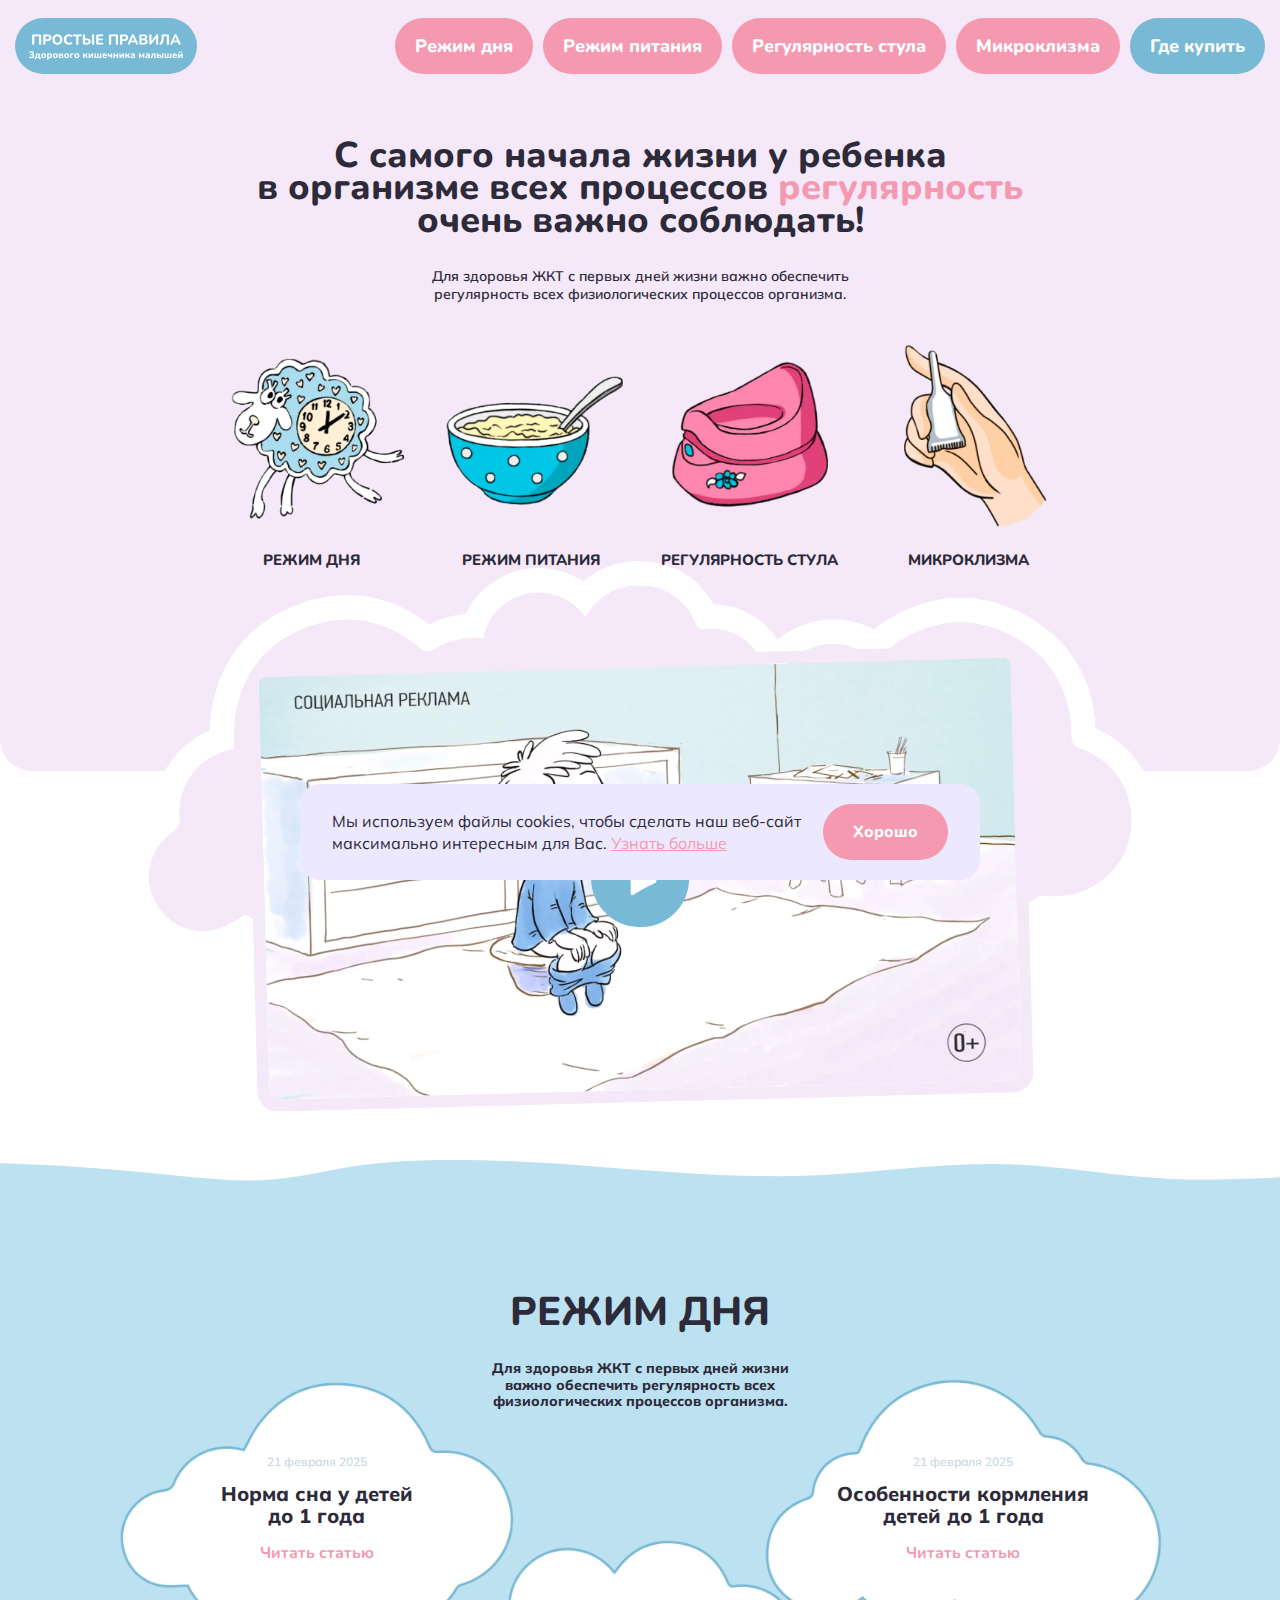
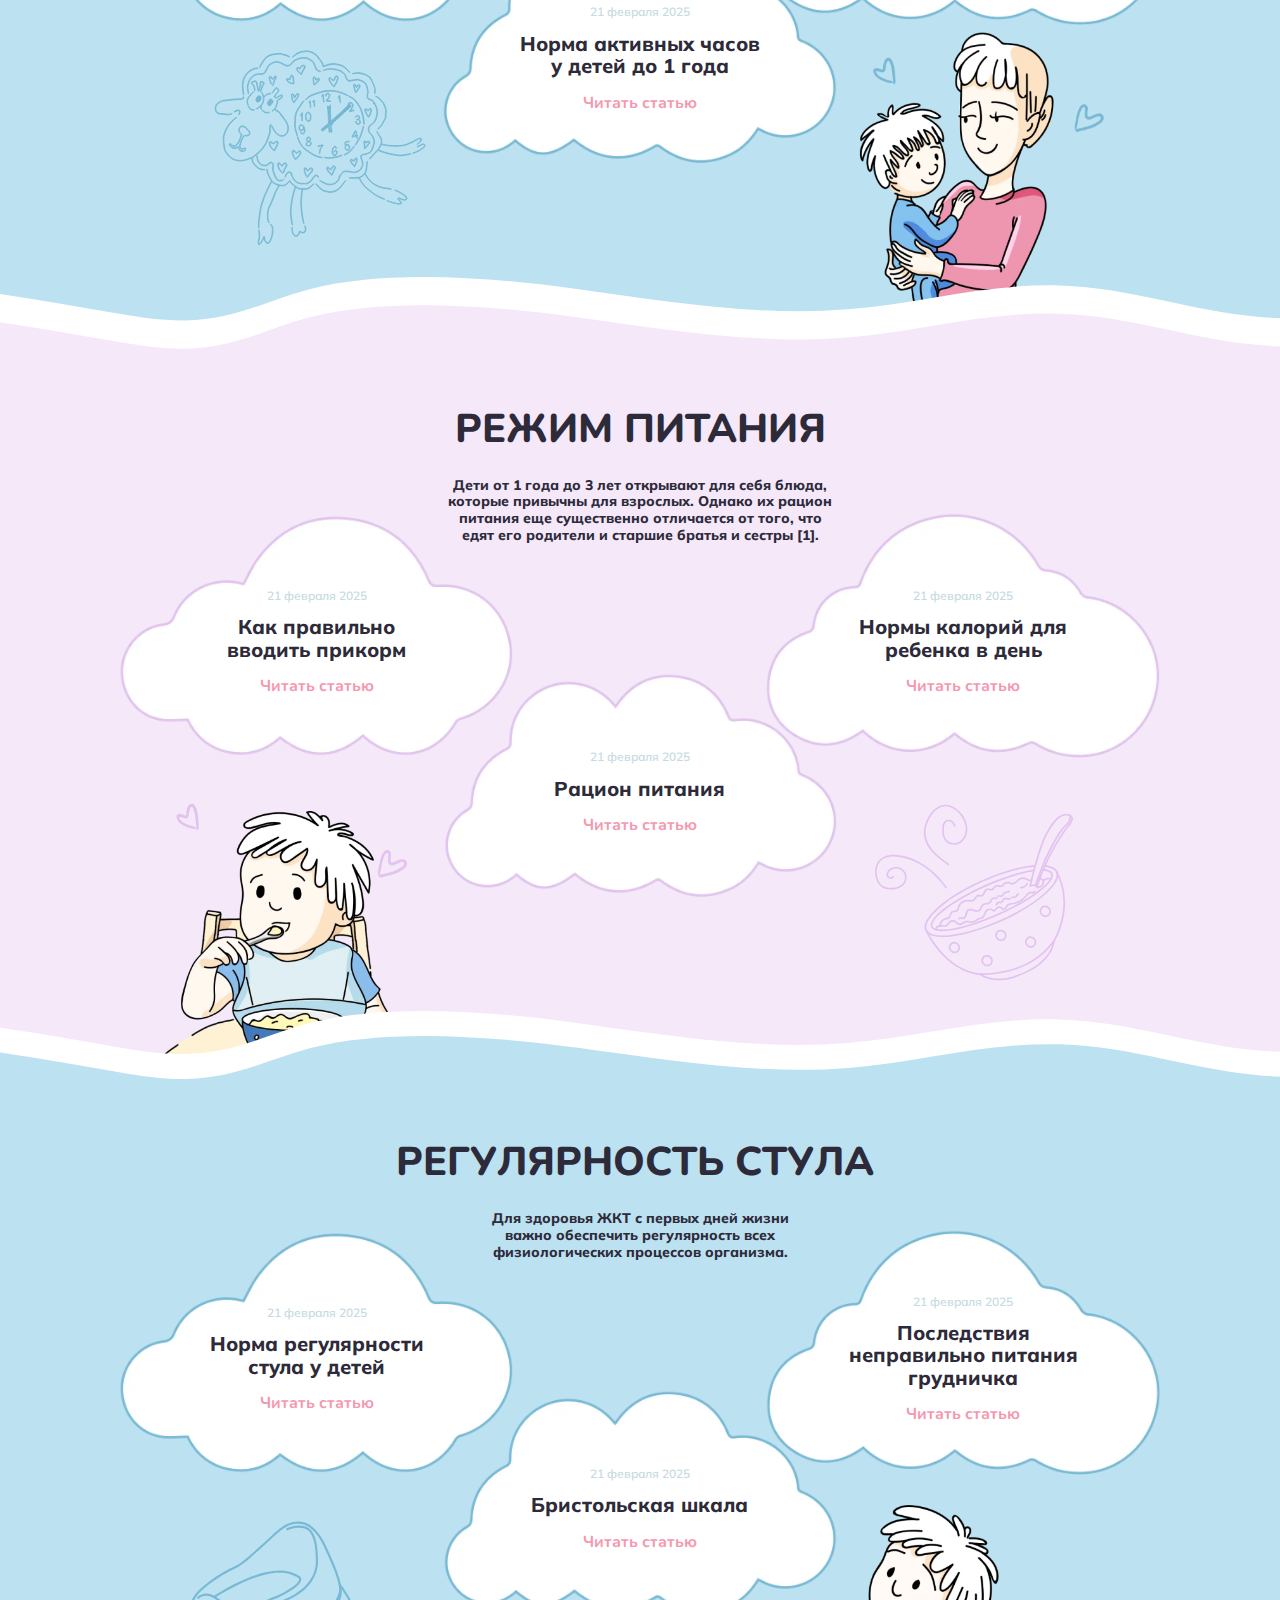
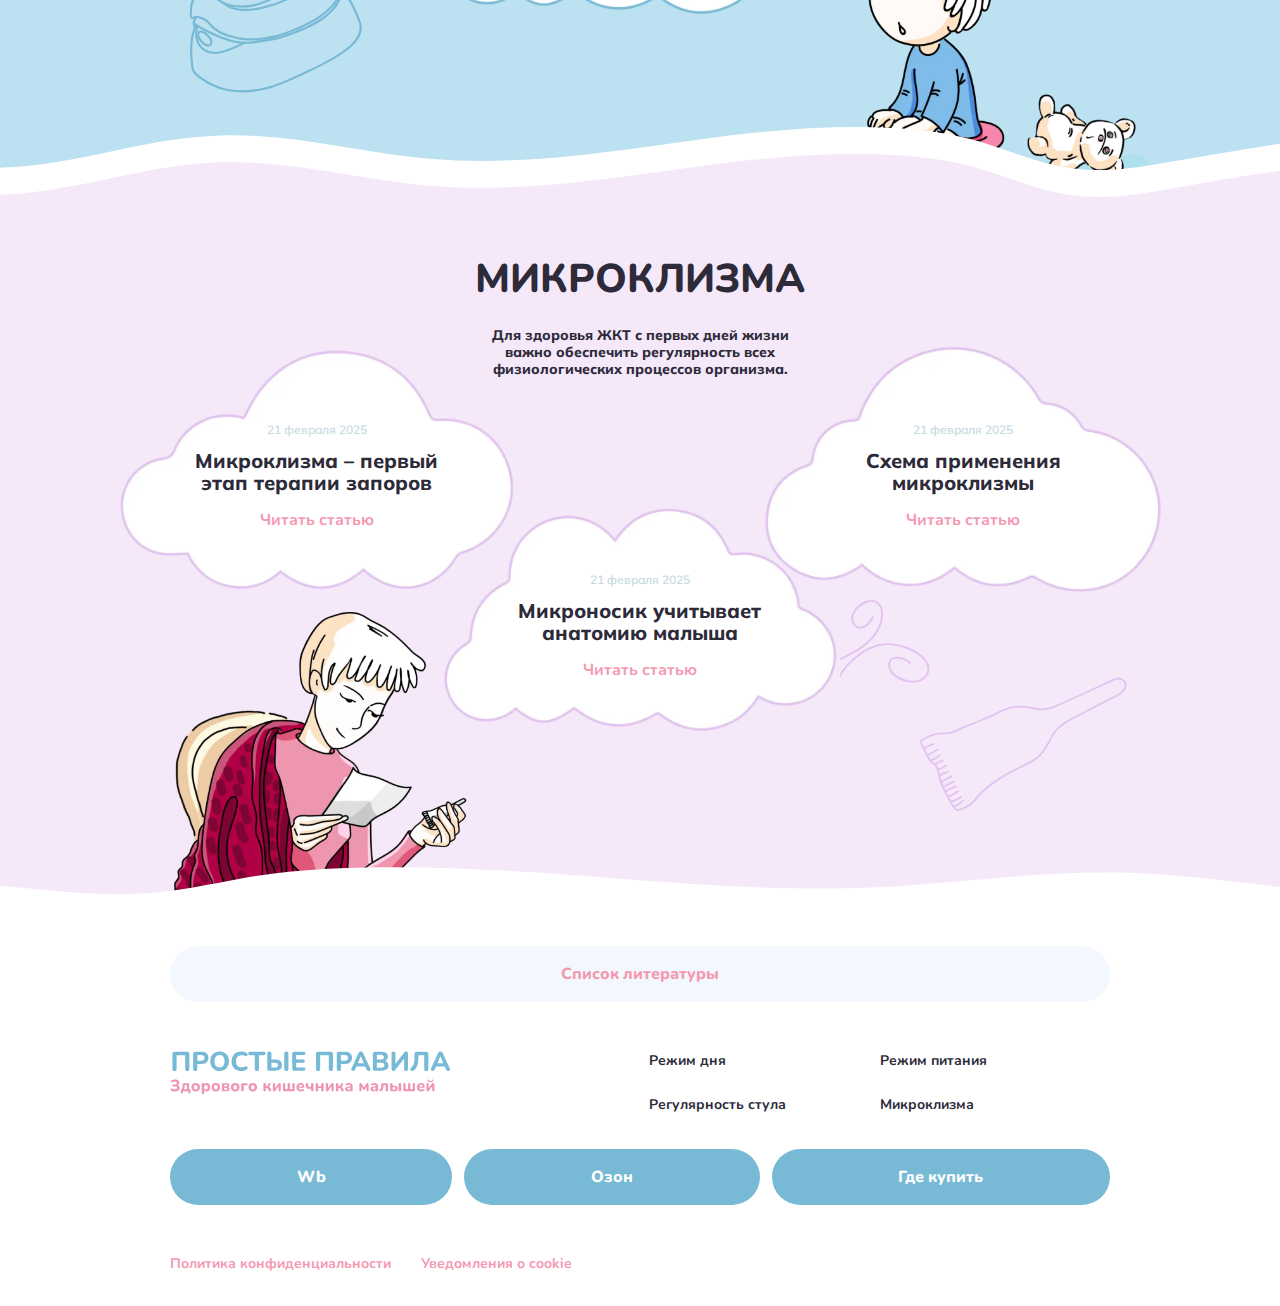
<file: index.html>
<!DOCTYPE html>
<html lang="ru">
  <head>
    <meta charset="UTF-8">
    <meta http-equiv="X-UA-Compatible" content="IE=edge">
    <meta name="viewport" content="width=device-width, initial-scale=1.0">
    <meta name="theme-color" content="#F7FAFF">
    <link rel="icon" href="./img/content/favicon.svg">
    <link rel="mask-icon" href="./img/content/favicon.svg" color="#F7FAFF">
    <link rel="apple-touch-icon" sizes="152x152" href="./img/content/touch-icon-ipad.png">
    <link rel="apple-touch-icon" sizes="167x167" href="./img/content/touch-icon-ipad-pro.png">
    <link rel="apple-touch-icon" sizes="180x180" href="./img/content/touch-icon-iphone-retina.png">
    <title>Микролакс</title>
    <link rel="stylesheet" href="./css/style.min.css">
    <script src="./js/script.min.js" defer></script>
  </head>

  <body>
    <div class="wrapper">
      <header class="header">
        <div class="container">
          <div class="header__body">
            <!-- у ссылки разные параметры на главной и внутренних -->
            <a class="logo logo_header" href="#" data-goto=".wrapper">
              <img class="logo__img" src="./img/content/logo-1.svg" alt="Микролакс">
            </a>
            <nav class="menu">
              <!-- у ссылок разные параметры на главной и внутренних -->
              <ul class="menu__list _nav-menu">
                <li class="menu__item">
                  <a class="menu__link" href="#category-1" data-goto-header data-goto="#category-1">
                    <figure class="menu__icon-box">
                      <picture><source srcset="./img/content/art/menu-1.webp" type="image/webp"><img class="menu__icon" src="./img/content/art/menu-1.png" alt="Режим дня"></picture>
                    </figure>
                    Режим дня
                  </a>
                </li>
                <li class="menu__item">
                  <a class="menu__link" href="#category-2" data-goto-header data-goto="#category-2">
                    <figure class="menu__icon-box">
                      <picture><source srcset="./img/content/art/menu-2.webp" type="image/webp"><img class="menu__icon" src="./img/content/art/menu-2.png" alt="Режим питания"></picture>
                    </figure>
                    Режим питания
                  </a>
                </li>
                <li class="menu__item">
                  <a class="menu__link" href="#category-3" data-goto-header data-goto="#category-3">
                    <figure class="menu__icon-box">
                      <picture><source srcset="./img/content/art/menu-3.webp" type="image/webp"><img class="menu__icon" src="./img/content/art/menu-3.png" alt="Регулярность стула"></picture>
                    </figure>
                    Регулярность стула
                  </a>
                </li>
                <li class="menu__item">
                  <a class="menu__link" href="#category-4" data-goto-header data-goto="#category-4">
                    <figure class="menu__icon-box">
                      <picture><source srcset="./img/content/art/menu-4.webp" type="image/webp"><img class="menu__icon" src="./img/content/art/menu-4.png" alt="Микроклизма"></picture>
                    </figure>
                    Микроклизма
                  </a>
                </li>
              </ul>
              <ul class="menu__list _help-menu">
                <li class="menu__item">
                  <a class="menu__link menu__link_btn" href="#" target="_blank">Где купить</a>
                </li>
              </ul>
            </nav>
          </div>
        </div>
      </header>

      <main class="page">
        <section class="hero">
          <div class="container">
            <div class="hero__body">
              <div class="hero__head">
                <h1 class="hero__title _h1">
                  С самого начала жизни у ребенка в организме всех процессов <strong>регулярность</strong>
                  очень важно соблюдать!
                </h1>
                <p class="hero__text">
                  Для здоровья ЖКТ с первых дней жизни важно обеспечить регулярность всех физиологических
                  процессов организма.
                </p>
              </div>
              <div class="hero__items">
                <a class="hero__item" href="#category-1" data-goto-header data-goto="#category-1">
                  <figure class="hero__preview-box">
                    <picture><source srcset="./img/content/art/hero-1.webp" type="image/webp"><img class="hero__preview" src="./img/content/art/hero-1.png" alt="Режим дня"></picture>
                  </figure>
                  <p class="hero__category">Режим дня</p>
                </a>
                <a class="hero__item" href="#category-2" data-goto-header data-goto="#category-2">
                  <figure class="hero__preview-box">
                    <picture><source srcset="./img/content/art/hero-2.webp" type="image/webp"><img class="hero__preview" src="./img/content/art/hero-2.png" alt="Режим питания"></picture>
                  </figure>
                  <p class="hero__category">Режим питания</p>
                </a>
                <a class="hero__item" href="#category-3" data-goto-header data-goto="#category-3">
                  <figure class="hero__preview-box">
                    <picture><source srcset="./img/content/art/hero-3.webp" type="image/webp"><img class="hero__preview" src="./img/content/art/hero-3.png" alt="Регулярность стула"></picture>
                  </figure>
                  <p class="hero__category">Регулярность стула</p>
                </a>
                <a class="hero__item" href="#category-4" data-goto-header data-goto="#category-4">
                  <figure class="hero__preview-box">
                    <picture><source srcset="./img/content/art/hero-4.webp" type="image/webp"><img class="hero__preview" src="./img/content/art/hero-4.png" alt="Микроклизма"></picture>
                  </figure>
                  <p class="hero__category">Микроклизма</p>
                </a>
              </div>
            </div>
          </div>
        </section>
        <section class="video-info">
          <div class="container">
            <div class="video-info__body">
              <!-- <h2 class="video-info__title _h1">Посмотреть видео</h2> -->
              <div class="video">
                <!-- для видео с youtube -->
                <!-- во всех ссылках менять только ID видео "RD8QevthotA" на своё -->
                <!-- <a class="video__link" href="https://youtu.be/RD8QevthotA" target="_blank"> -->
                <!-- <picture> -->
                <!-- <source srcset="https://i.ytimg.com/vi_webp/RD8QevthotA/maxresdefault.webp" type="image/webp"> -->
                <!-- <img class="video__media" src="https://i.ytimg.com/vi/RD8QevthotA/maxresdefault.jpg" alt="Название видео"> -->
                <!-- </picture> -->
                <!-- </a> -->

                <!-- для видео файлом .mp4 -->
                <a class="video__link" href="./files/video.mp4" target="_blank">
                  <picture><source srcset="./img/content/art/video.webp" type="image/webp"><img class="video__media" src="./img/content/art/video.png" alt="Название видео"></picture>
                </a>

                <button class="video__btn" type="button">
                  <span class="seo">Запустить видео</span>
                  <svg viewBox="0 0 44 44" fill="none" xmlns="http://www.w3.org/2000/svg">
                    <path d="M19.3374 5.15993C17.3558 3.82328 16.0081 2.16721 13.817 0.783834C12.9682 0.247902 11.8906 0.322964 11.0393 0.855014C10.3762 1.26948 9.90653 1.93305 9.68534 2.68312C9.59335 2.99505 9.5004 3.30688 9.41828 3.62364C8.87236 5.72931 9.1076 8.21987 9.101 10.37C9.08909 14.255 9.11492 18.1207 9.33479 22.0007C9.69127 28.2915 9.63886 34.4977 9.1678 40.7785C8.99698 43.056 10.449 44.6686 12.4108 43.4992C13.5026 42.8483 14.5818 42.0159 15.5 41.5C22.7423 37.4305 29.3662 33.3628 37.1216 30.4419C37.5975 30.2627 38.0799 30.0883 38.5656 29.9149C43.2984 28.2247 44.4346 24.1057 40.6149 20.8399C37.2759 17.985 33.4676 15.1287 32.7298 14.5363C28.4541 11.1034 23.8769 8.22205 19.3374 5.15993Z" fill="currentColor"/>
                  </svg>
                </button>
              </div>
            </div>
          </div>
        </section>
        <section class="category category_blue" id="category-1">
          <div class="container">
            <div class="category__body">
              <figure class="category__art-box" aria-hidden="true">
                <picture><source srcset="./img/content/decor/category-1.webp" type="image/webp"><img class="category__art" src="./img/content/decor/category-1.png" alt="Декор"></picture>
              </figure>
              <figure class="category__decor-box" aria-hidden="true">
                <img class="category__decor" src="./img/content/decor/category-1.svg" alt="Декор">
              </figure>
              <div class="category__head">
                <h2 class="category__title _h2">Режим дня</h2>
                <p class="category__text">
                  Для здоровья ЖКТ с первых дней жизни важно обеспечить регулярность всех
                  физиологических процессов организма.
                </p>
              </div>
              <div class="category__items">
                <div class="category__grid">
                  <article class="article-card">
                    <div class="article-card__content">
                      <time class="article-card__date" datetime="2024-04-24 19:00">
                        21 февраля 2025
                      </time>
                      <h4 class="article-card__title">Норма сна у детей до 1 года</h4>
                      <a class="article-card__link" href="./article-1.html">Читать статью</a>
                      <!-- <p class="article-card__text">
                        Для здоровья ЖКТ с первых дней жизни важно обеспечить регулярность всех
                        физиологических процессов организма.
                      </p> -->
                    </div>
                  </article>
                  <article class="article-card">
                    <div class="article-card__content">
                      <time class="article-card__date" datetime="2024-04-24 19:00">
                        21 февраля 2025
                      </time>
                      <h4 class="article-card__title">
                        Норма активных часов у детей до 1 года
                      </h4>
                      <a class="article-card__link" href="./article-2.html">Читать статью</a>
                      <!-- <p class="article-card__text">
                        Для здоровья ЖКТ с первых дней жизни важно обеспечить регулярность всех
                        физиологических процессов организма.
                      </p> -->
                    </div>
                  </article>
                  <article class="article-card">
                    <div class="article-card__content">
                      <time class="article-card__date" datetime="2024-04-24 19:00">
                        21 февраля 2025
                      </time>
                      <h4 class="article-card__title">Особенности кормления детей до 1 года</h4>
                      <a class="article-card__link" href="./article-3.html">Читать статью</a>
                      <!-- <p class="article-card__text">
                        Для здоровья ЖКТ с первых дней жизни важно обеспечить регулярность всех
                        физиологических процессов организма.
                      </p> -->
                    </div>
                  </article>
                </div>
                <!-- <a class="category__btn btn btn_main" href="./articles.html">Еще статьи по теме</a> -->
              </div>
            </div>
          </div>
        </section>
        <section class="category category_pink" id="category-2">
          <div class="container">
            <div class="category__body">
              <figure class="category__art-box" aria-hidden="true">
                <picture><source srcset="./img/content/decor/category-2.webp" type="image/webp"><img class="category__art" src="./img/content/decor/category-2.png" alt="Декор"></picture>
              </figure>
              <figure class="category__decor-box" aria-hidden="true">
                <img class="category__decor" src="./img/content/decor/category-2.svg" alt="Декор">
              </figure>
              <div class="category__head">
                <h2 class="category__title _h2">Режим питания</h2>
                <p class="category__text">
                  Дети от 1 года до 3 лет открывают для себя блюда, которые привычны для взрослых. Однако
                  их рацион питания еще существенно отличается от того, что едят его родители и старшие
                  братья и сестры [1].
                </p>
              </div>
              <div class="category__items">
                <div class="category__grid">
                  <article class="article-card">
                    <div class="article-card__content">
                      <time class="article-card__date" datetime="2024-04-24 19:00">
                        21 февраля 2025
                      </time>
                      <h4 class="article-card__title">Как правильно вводить прикорм</h4>
                      <a class="article-card__link" href="./article-4.html">Читать статью</a>
                      <!-- <p class="article-card__text">
                        Для здоровья ЖКТ с первых дней жизни важно обеспечить регулярность всех
                        физиологических процессов организма.
                      </p> -->
                    </div>
                  </article>
                  <article class="article-card">
                    <div class="article-card__content">
                      <time class="article-card__date" datetime="2024-04-24 19:00">
                        21 февраля 2025
                      </time>
                      <h4 class="article-card__title">Рацион питания</h4>
                      <a class="article-card__link" href="./article-5.html">Читать статью</a>
                      <!-- <p class="article-card__text">
                        Для здоровья ЖКТ с первых дней жизни важно обеспечить регулярность всех
                        физиологических процессов организма.
                      </p> -->
                    </div>
                  </article>
                  <article class="article-card">
                    <div class="article-card__content">
                      <time class="article-card__date" datetime="2024-04-24 19:00">
                        21 февраля 2025
                      </time>
                      <h4 class="article-card__title">Нормы калорий для ребенка в день</h4>
                      <a class="article-card__link" href="./article-6.html">Читать статью</a>
                      <!-- <p class="article-card__text">
                        Для здоровья ЖКТ с первых дней жизни важно обеспечить регулярность всех
                        физиологических процессов организма.
                      </p> -->
                    </div>
                  </article>
                </div>
                <!-- <a class="category__btn btn btn_main" href="./articles.html">Еще статьи по теме</a> -->
              </div>
            </div>
          </div>
        </section>
        <section class="category category_blue" id="category-3">
          <div class="container">
            <div class="category__body">
              <figure class="category__art-box" aria-hidden="true">
                <picture><source srcset="./img/content/decor/category-3.webp" type="image/webp"><img class="category__art" src="./img/content/decor/category-3.png" alt="Декор"></picture>
              </figure>
              <figure class="category__decor-box" aria-hidden="true">
                <img class="category__decor" src="./img/content/decor/category-3.svg" alt="Декор">
              </figure>
              <div class="category__head">
                <h2 class="category__title _h2">Регулярность стула </h2>
                <p class="category__text">
                  Для здоровья ЖКТ с первых дней жизни важно обеспечить регулярность всех физиологических
                  процессов организма.
                </p>
              </div>
              <div class="category__items">
                <div class="category__grid">
                  <article class="article-card">
                    <div class="article-card__content">
                      <time class="article-card__date" datetime="2024-04-24 19:00">
                        21 февраля 2025
                      </time>
                      <h4 class="article-card__title">Норма регулярности стула у детей</h4>
                      <a class="article-card__link" href="./article-7.html">Читать статью</a>
                      <!-- <p class="article-card__text">
                        Для здоровья ЖКТ с первых дней жизни важно обеспечить регулярность всех
                        физиологических процессов организма.
                      </p> -->
                    </div>
                  </article>
                  <article class="article-card">
                    <div class="article-card__content">
                      <time class="article-card__date" datetime="2024-04-24 19:00">
                        21 февраля 2025
                      </time>
                      <h4 class="article-card__title">Бристольская шкала</h4>
                      <a class="article-card__link" href="./article-8.html">Читать статью</a>
                      <!-- <p class="article-card__text">
                        Для здоровья ЖКТ с первых дней жизни важно обеспечить регулярность всех
                        физиологических процессов организма.
                      </p> -->
                    </div>
                  </article>
                  <article class="article-card">
                    <div class="article-card__content">
                      <time class="article-card__date" datetime="2024-04-24 19:00">
                        21 февраля 2025
                      </time>
                      <h4 class="article-card__title">Последствия неправильно питания грудничка</h4>
                      <a class="article-card__link" href="./article-9.html">Читать статью</a>
                      <!-- <p class="article-card__text">
                        Для здоровья ЖКТ с первых дней жизни важно обеспечить регулярность всех
                        физиологических процессов организма.
                      </p> -->
                    </div>
                  </article>
                </div>
                <!-- <a class="category__btn btn btn_main" href="./articles.html">Еще статьи по теме</a> -->
              </div>
            </div>
          </div>
        </section>
        <section class="category category_pink" id="category-4">
          <div class="container">
            <div class="category__body">
              <figure class="category__art-box" aria-hidden="true">
                <picture><source srcset="./img/content/decor/category-4.webp" type="image/webp"><img class="category__art" src="./img/content/decor/category-4.png" alt="Декор"></picture>
              </figure>
              <figure class="category__decor-box" aria-hidden="true">
                <img class="category__decor" src="./img/content/decor/category-4.svg" alt="Декор">
              </figure>
              <div class="category__head">
                <h2 class="category__title _h2">Микроклизма</h2>
                <p class="category__text">
                  Для здоровья ЖКТ с первых дней жизни важно обеспечить регулярность всех физиологических
                  процессов организма.
                </p>
              </div>
              <div class="category__items">
                <div class="category__grid">
                  <article class="article-card">
                    <div class="article-card__content">
                      <time class="article-card__date" datetime="2024-04-24 19:00">
                        21 февраля 2025
                      </time>
                      <h4 class="article-card__title">Микроклизма – первый этап терапии запоров</h4>
                      <a class="article-card__link" href="./article-10.html">Читать статью</a>
                      <!-- <p class="article-card__text">
                        Для здоровья ЖКТ с первых дней жизни важно обеспечить регулярность всех
                        физиологических процессов организма.
                      </p> -->
                    </div>
                  </article>
                  <article class="article-card">
                    <div class="article-card__content">
                      <time class="article-card__date" datetime="2024-04-24 19:00">
                        21 февраля 2025
                      </time>
                      <h4 class="article-card__title">Микроносик учитывает анатомию малыша</h4>
                      <a class="article-card__link" href="./article-11.html">Читать статью</a>
                      <!-- <p class="article-card__text">
                        Для здоровья ЖКТ с первых дней жизни важно обеспечить регулярность всех
                        физиологических процессов организма.
                      </p> -->
                    </div>
                  </article>
                  <article class="article-card">
                    <div class="article-card__content">
                      <time class="article-card__date" datetime="2024-04-24 19:00">
                        21 февраля 2025
                      </time>
                      <h4 class="article-card__title">Схема применения микроклизмы</h4>
                      <a class="article-card__link" href="./article-12.html">Читать статью</a>
                      <!-- <p class="article-card__text">
                        Для здоровья ЖКТ с первых дней жизни важно обеспечить регулярность всех
                        физиологических процессов организма.
                      </p> -->
                    </div>
                  </article>
                </div>
                <!-- <a class="category__btn btn btn_main" href="./articles.html">Еще статьи по теме</a> -->
              </div>
            </div>
          </div>
        </section>
      </main>

      <footer class="footer">
        <div class="container">
          <div class="info" data-spollers>
            <details class="info__item">
              <summary class="info__title btn" data-open-spoller="1">Список литературы</summary>
              <div class="info__inner">
                <div class="info__content">
                  <ol>
                    <li>
                      Богданова Н.М. Функциональный запор у детей раннего возраста: причины развития,
                      критерии диагностики и тактика ведения. Медицинский совет. 2018; (17): 150-155. URL:
                      <a
                        href="https://www.med-sovet.pro/jour/article/viewFile/2712/2668"
                        target="_blank"
                        rel="nofollow noopener"
                      >
                        https://www.med-sovet.pro/jour/article/viewFile/2712/2668
                      </a>
                    </li>
                    <li>
                      Хавкин А.И., Файзуллина Р.А., Бельмер С.В., Волынец Г.В., Гурова М.М., Звягин А.А.,
                      Корниенко Е.А., Новикова В.П., Печкуров Д.В., Приворотский В.Ф., Тяжева А.А., Эрдес
                      С.И. Диагностика и лечение функциональных запоров у детей (фрагмент Проекта
                      клинических рекомендаций по диагностике и лечению функциональных заболеваний органов
                      пищеварения у детей Российского общества детских гастроэнтерологов, гепатологов и
                      нутрициологов) 2020;2: 60-58. URL:
                      <a
                        href="https://pharmateca.ru/archive/article/38849"
                        target="_blank"
                        rel="nofollow noopener"
                      >
                        https://pharmateca.ru/archive/article/38849
                      </a>
                    </li>
                    <li>
                      Корниенко Е.А. Функциональные запоры у детей. Фарматека. 2011; 1 (214): 23-28. URL:
                      <a
                        href="https://new.pharmateca.ru/articles/Funkcionalnye-zapory-u-detei-210Ka.html"
                        target="_blank"
                        rel="nofollow noopener"
                      >
                        https://new.pharmateca.ru/articles/Funkcionalnye-zapory-u-detei-210Ka.html
                      </a>
                    </li>
                  </ol>
                </div>
                <div class="info__action">
                  <button class="info__close" type="button" data-close-spoller="1">Скрыть список</button>
                </div>
              </div>
            </details>
          </div>
          <div class="footer__body">
            <div class="footer__main">
              <div class="footer__box">
                <!-- у ссылки разные параметры на главной и внутренних -->
                <a class="logo logo_footer" href="#" data-goto=".wrapper">
                  <img class="logo__img" src="./img/content/logo-2.svg" alt="Микролакс">
                </a>
              </div>
              <div class="footer__box footer__box_menu">
                <!-- у ссылок разные параметры на главной и внутренних -->
                <ul class="footer-menu">
                  <li class="footer-menu__item">
                    <a class="footer-menu__link" href="#category-1" data-goto-header data-goto="#category-1">Режим дня</a>
                  </li>
                  <li class="footer-menu__item">
                    <a class="footer-menu__link" href="#category-2" data-goto-header data-goto="#category-2">Режим питания</a>
                  </li>
                  <li class="footer-menu__item">
                    <a class="footer-menu__link" href="#category-3" data-goto-header data-goto="#category-3">Регулярность стула</a>
                  </li>
                  <li class="footer-menu__item">
                    <a class="footer-menu__link" href="#category-4" data-goto-header data-goto="#category-4">Микроклизма</a>
                  </li>
                </ul>
              </div>
              <div class="footer__box">
                <ul class="footer-shop">
                  <li class="footer-shop__item">
                    <a class="footer-shop__link btn btn_secondary-1" href="#" target="_blank">Wb</a>
                  </li>
                  <li class="footer-shop__item">
                    <a class="footer-shop__link btn btn_secondary-1" href="#" target="_blank">Озон</a>
                  </li>
                  <li class="footer-shop__item">
                    <a class="footer-shop__link btn btn_secondary-1" href="#" target="_blank">Где купить</a>
                  </li>
                </ul>
              </div>
            </div>
            <div class="footer__info">
              <ul class="footer-info">
                <li class="footer-info__item">
                  <a class="footer-info__link" href="./files/Privacy_policy.pdf.pdf" target="_blank">
                    Политика конфиденциальности
                  </a>
                </li>
                <li class="footer-info__item">
                  <a class="footer-info__link" href="./files/Cookie_notification.pdf" target="_blank">
                    Уведомления о cookie
                  </a>
                </li>
              </ul>
            </div>
          </div>
        </div>
      </footer>
    </div>

    <div class="cookie">
      <p class="cookie__text">
        Мы используем файлы cookies, чтобы сделать наш веб-сайт максимально интересным для Вас.
        <a href="./files/Cookie_notification.pdf" target="_blank">Узнать больше</a>
      </p>
      <button
        class="cookie__btn btn btn_main"
        type="button"
        aria-label="Принять файлы cookie"
        title="Принять файлы cookie"
      >
        Хорошо
      </button>
    </div>
  </body>
</html>
</file>
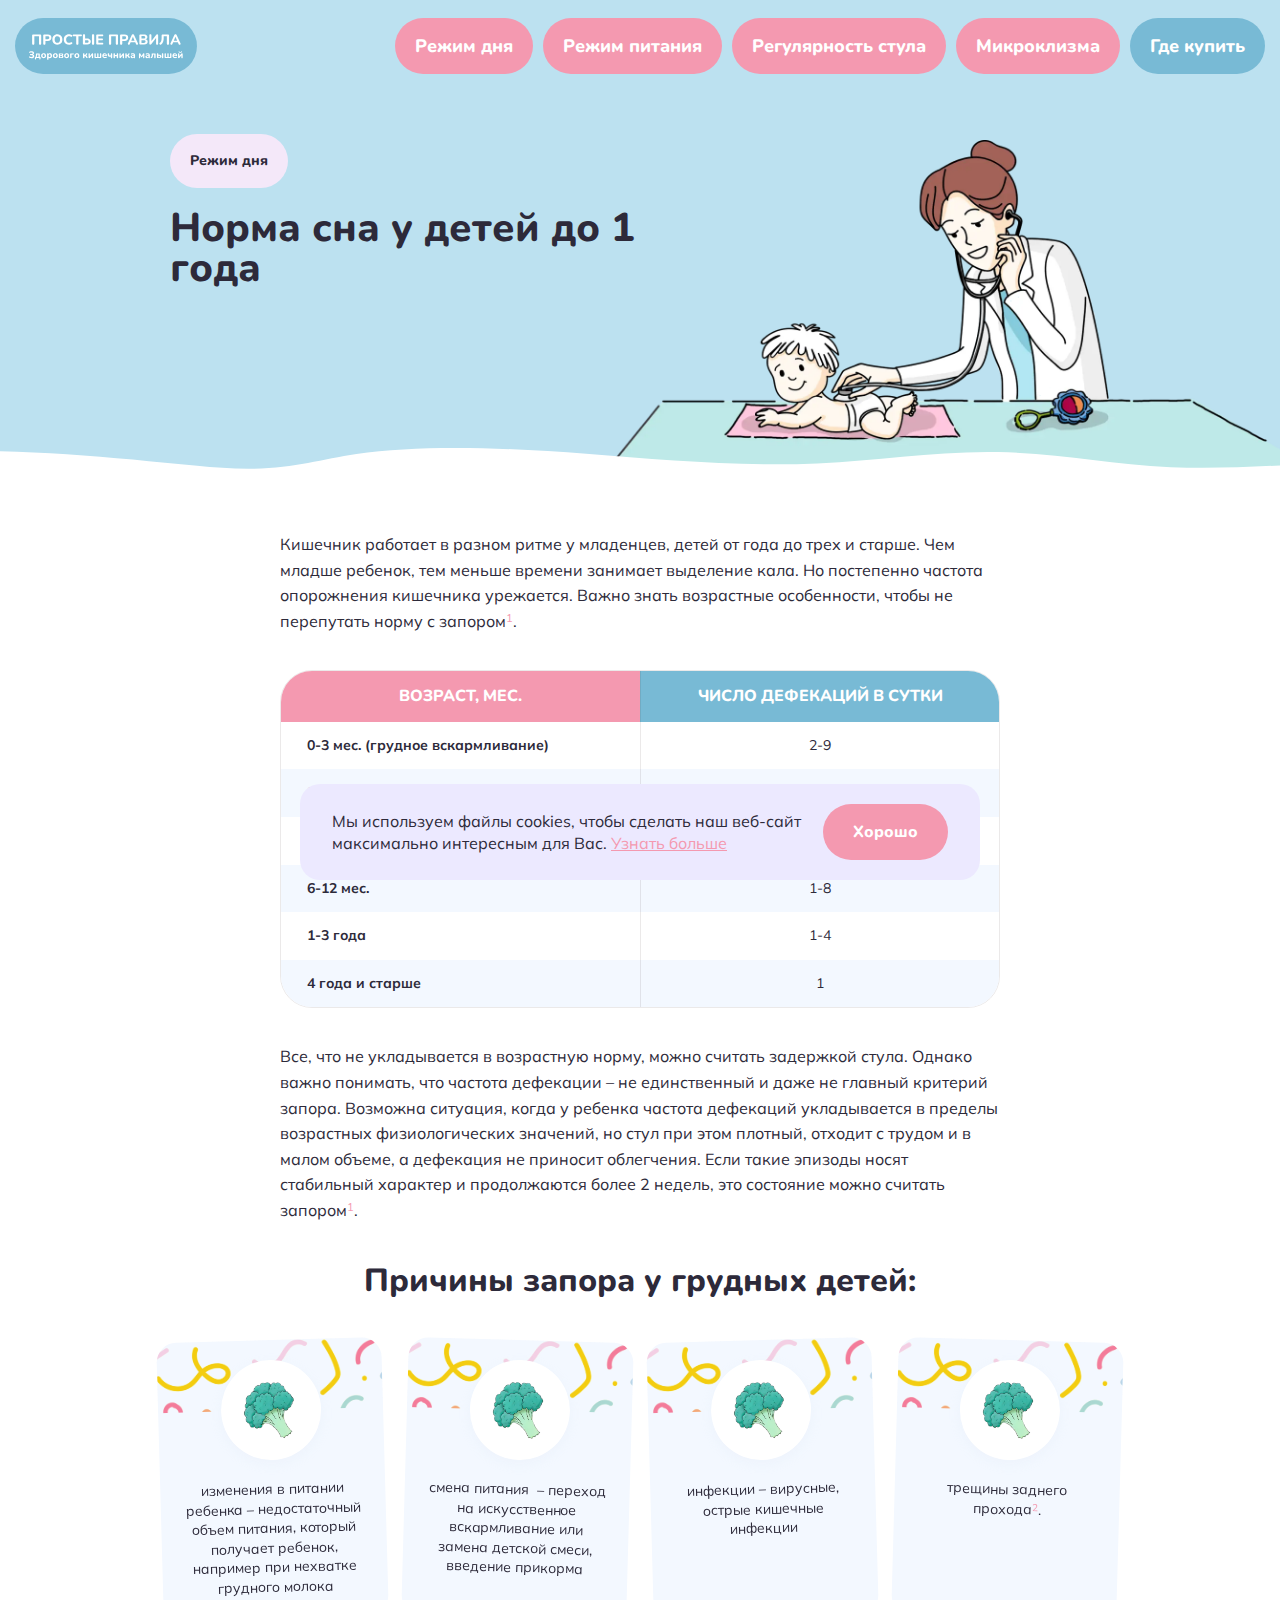
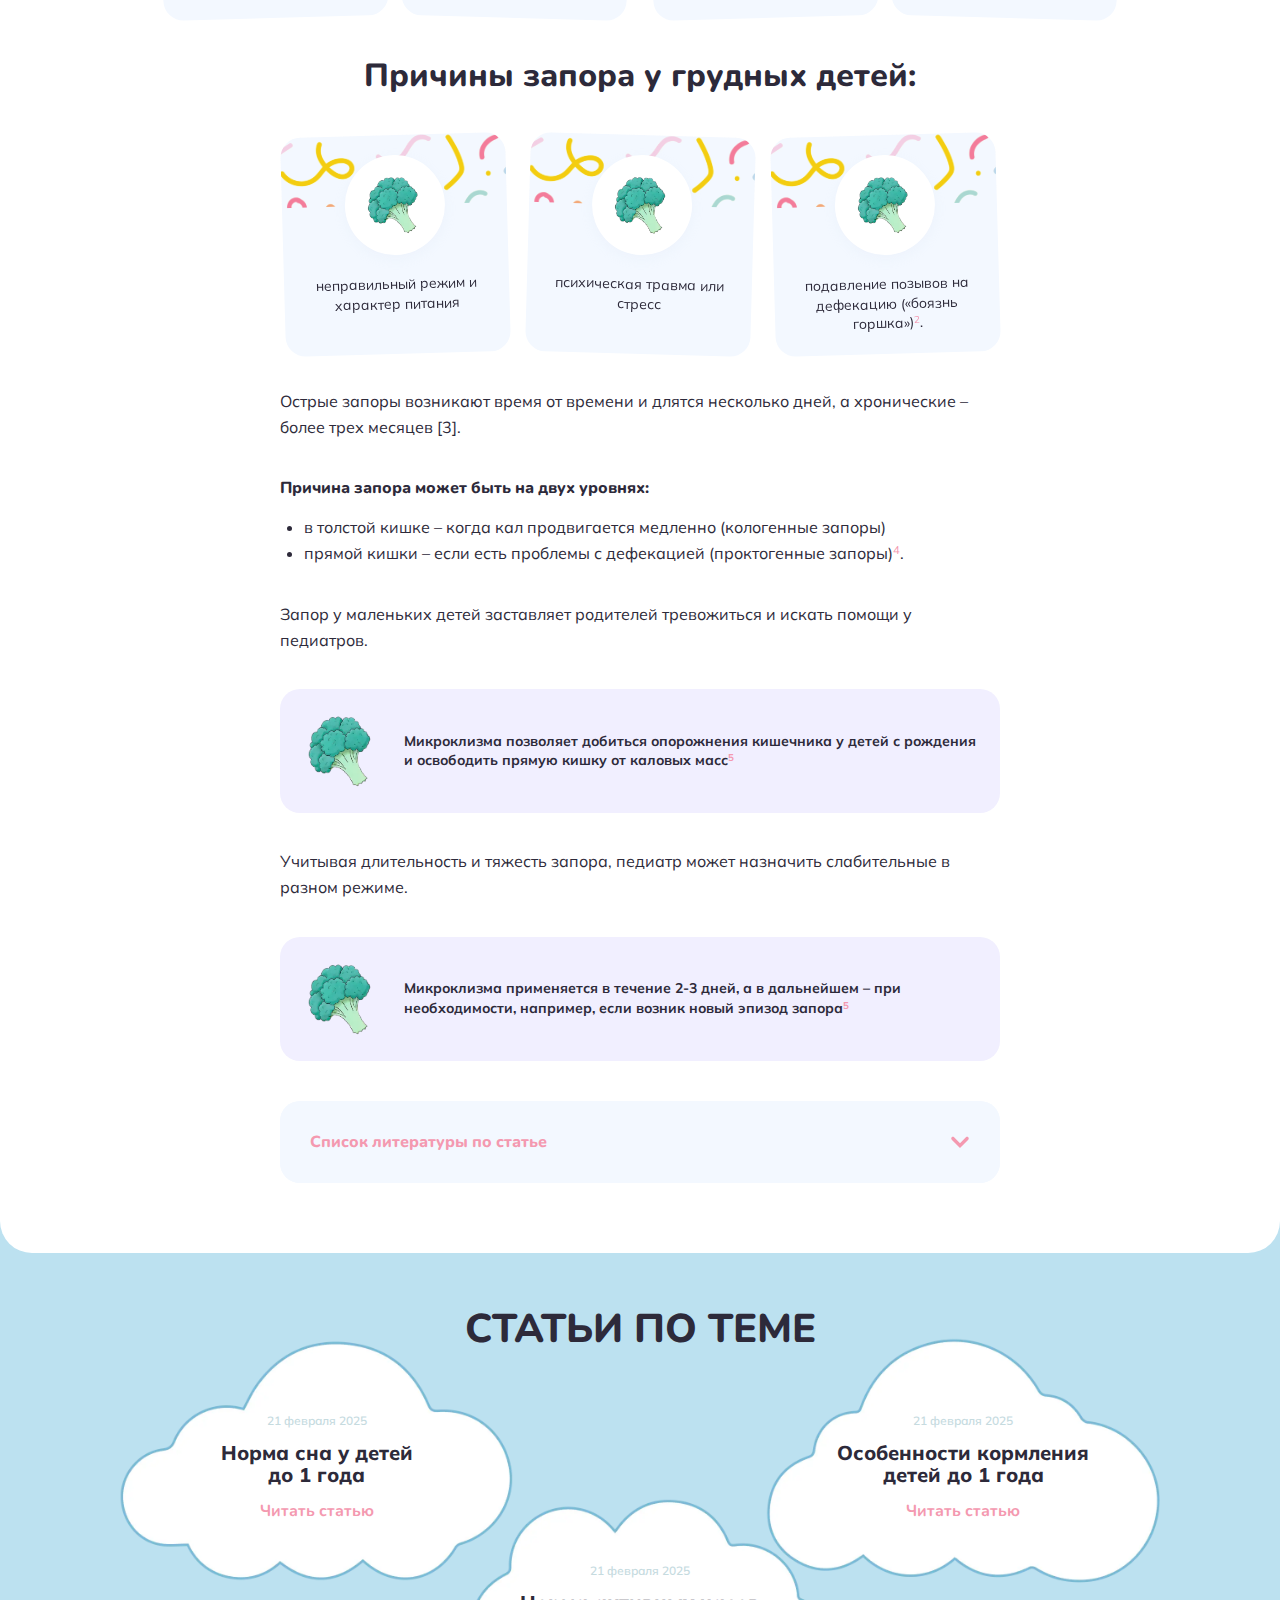
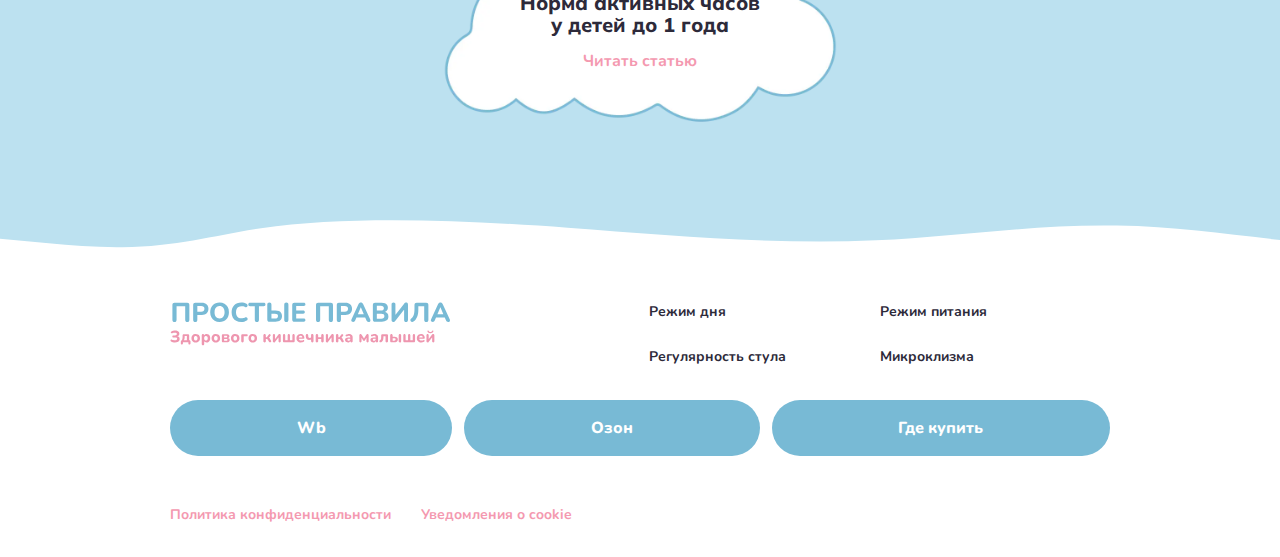
<file: article-1.html>
<!DOCTYPE html>
<html lang="ru">
  <head>
    <meta charset="UTF-8">
    <meta http-equiv="X-UA-Compatible" content="IE=edge">
    <meta name="viewport" content="width=device-width, initial-scale=1.0">
    <meta name="theme-color" content="#F7FAFF">
    <link rel="icon" href="./img/content/favicon.svg">
    <link rel="mask-icon" href="./img/content/favicon.svg" color="#F7FAFF">
    <link rel="apple-touch-icon" sizes="152x152" href="./img/content/touch-icon-ipad.png">
    <link rel="apple-touch-icon" sizes="167x167" href="./img/content/touch-icon-ipad-pro.png">
    <link rel="apple-touch-icon" sizes="180x180" href="./img/content/touch-icon-iphone-retina.png">
    <title>Норма сна у детей до 1 года</title>
    <link rel="stylesheet" href="./css/style.min.css">
    <script src="./js/script.min.js" defer></script>
  </head>

  <body>
    <div class="wrapper">
      <header class="header">
        <div class="container">
          <div class="header__body">
            <!-- у ссылки разные параметры на главной и внутренних -->
            <a class="logo logo_header" href="./index.html">
              <img class="logo__img" src="./img/content/logo-1.svg" alt="Микролакс">
            </a>
            <nav class="menu">
              <!-- у ссылок разные параметры на главной и внутренних -->
              <ul class="menu__list _nav-menu">
                <li class="menu__item">
                  <a class="menu__link" href="./index.html#category-1">
                    <figure class="menu__icon-box">
                      <picture><source srcset="./img/content/art/menu-1.webp" type="image/webp"><img class="menu__icon" src="./img/content/art/menu-1.png" alt="Режим дня"></picture>
                    </figure>
                    Режим дня
                  </a>
                </li>
                <li class="menu__item">
                  <a class="menu__link" href="./index.html#category-2">
                    <figure class="menu__icon-box">
                      <picture><source srcset="./img/content/art/menu-2.webp" type="image/webp"><img class="menu__icon" src="./img/content/art/menu-2.png" alt="Режим питания"></picture>
                    </figure>
                    Режим питания
                  </a>
                </li>
                <li class="menu__item">
                  <a class="menu__link" href="./index.html#category-3">
                    <figure class="menu__icon-box">
                      <picture><source srcset="./img/content/art/menu-3.webp" type="image/webp"><img class="menu__icon" src="./img/content/art/menu-3.png" alt="Регулярность стула"></picture>
                    </figure>
                    Регулярность стула
                  </a>
                </li>
                <li class="menu__item">
                  <a class="menu__link" href="./index.html#category-4">
                    <figure class="menu__icon-box">
                      <picture><source srcset="./img/content/art/menu-4.webp" type="image/webp"><img class="menu__icon" src="./img/content/art/menu-4.png" alt="Микроклизма"></picture>
                    </figure>
                    Микроклизма
                  </a>
                </li>
              </ul>
              <ul class="menu__list _help-menu">
                <li class="menu__item">
                  <a class="menu__link menu__link_btn" href="#" target="_blank">Где купить</a>
                </li>
              </ul>
            </nav>
          </div>
        </div>
      </header>

      <main class="page">
        <article class="article">
          <div class="heading">
            <div class="container">
              <div class="heading__body">
                <div class="heading__content">
                  <h1 class="heading__title _h2">Норма сна у детей до 1 года</h1>
                  <span class="heading__tag">Режим дня</span>
                </div>
                <figure class="heading__img-box">
                  <picture><source srcset="./img/content/art/art-1.webp" type="image/webp"><img class="heading__img" src="./img/content/art/art-1.png" alt="Превью статьи"></picture>
                </figure>
              </div>
            </div>
          </div>
          <div class="article__main">
            <div class="container">
              <div class="article__body">
                <div class="article__inner">
                  <p>
                    Кишечник работает в разном ритме у младенцев, детей от года до трех и старше. Чем
                    младше ребенок, тем меньше времени занимает выделение кала. Но постепенно частота
                    опорожнения кишечника урежается. Важно знать возрастные особенности, чтобы не
                    перепутать норму с запором<sup>1</sup>.
                  </p>
                  <div class="article__box">
                    <dl class="table-1">
                      <div class="table-1__item">
                        <dt class="table-1__name"><span>Возраст, мес.</span></dt>
                        <dd class="table-1__desc"><span>Число дефекаций в сутки</span></dd>
                      </div>
                      <div class="table-1__item">
                        <dt class="table-1__name">0-3 мес. (грудное вскармливание)</dt>
                        <dd class="table-1__desc">2-9</dd>
                      </div>
                      <div class="table-1__item">
                        <dt class="table-1__name">0-3 мес. (искус-ое вскармливание)</dt>
                        <dd class="table-1__desc">2</dd>
                      </div>
                      <div class="table-1__item">
                        <dt class="table-1__name">7–12</dt>
                        <dd class="table-1__desc">2,9</dd>
                      </div>
                      <div class="table-1__item">
                        <dt class="table-1__name">6-12 мес.</dt>
                        <dd class="table-1__desc">1-8</dd>
                      </div>
                      <div class="table-1__item">
                        <dt class="table-1__name">1-3 года</dt>
                        <dd class="table-1__desc">1-4</dd>
                      </div>
                      <div class="table-1__item">
                        <dt class="table-1__name">4 года и старше</dt>
                        <dd class="table-1__desc">1</dd>
                      </div>
                    </dl>
                  </div>
                  <p>
                    Все, что не укладывается в возрастную норму, можно считать задержкой стула. Однако
                    важно понимать, что частота дефекации – не единственный и даже не главный критерий
                    запора. Возможна ситуация, когда у ребенка частота дефекаций укладывается в пределы
                    возрастных физиологических значений, но стул при этом плотный, отходит с трудом и в
                    малом объеме, а дефекация не приносит облегчения. Если такие эпизоды носят стабильный
                    характер и продолжаются более 2 недель, это состояние можно считать
                    запором<sup>1</sup>.
                  </p>
                  <h2>Причины запора у грудных детей:</h2>
                  <div class="article__box">
                    <div class="cards">
                      <div class="cards__item">
                        <figure class="cards__img-box">
                          <picture><source srcset="./img/content/art/icon-1.webp" type="image/webp"><img class="cards__img" src="./img/content/art/icon-1.png" alt="image"></picture>
                        </figure>
                        <div class="cards__content">
                          <p class="cards__text">
                            изменения в питании ребенка – недостаточный объем питания, который получает
                            ребенок, например при нехватке грудного молока
                          </p>
                        </div>
                      </div>
                      <div class="cards__item">
                        <figure class="cards__img-box">
                          <picture><source srcset="./img/content/art/icon-1.webp" type="image/webp"><img class="cards__img" src="./img/content/art/icon-1.png" alt="image"></picture>
                        </figure>
                        <div class="cards__content">
                          <p class="cards__text">
                            смена питания  – переход на искусственное вскармливание или замена детской
                            смеси, введение прикорма
                          </p>
                        </div>
                      </div>
                      <div class="cards__item">
                        <figure class="cards__img-box">
                          <picture><source srcset="./img/content/art/icon-1.webp" type="image/webp"><img class="cards__img" src="./img/content/art/icon-1.png" alt="image"></picture>
                        </figure>
                        <div class="cards__content">
                          <p class="cards__text">инфекции – вирусные, острые кишечные инфекции</p>
                        </div>
                      </div>
                      <div class="cards__item">
                        <figure class="cards__img-box">
                          <picture><source srcset="./img/content/art/icon-1.webp" type="image/webp"><img class="cards__img" src="./img/content/art/icon-1.png" alt="image"></picture>
                        </figure>
                        <div class="cards__content">
                          <p class="cards__text">трещины заднего прохода<sup>2</sup>.</p>
                        </div>
                      </div>
                    </div>
                  </div>
                  <h2>Причины запора у грудных детей:</h2>
                  <div class="article__box">
                    <div class="cards">
                      <div class="cards__item">
                        <figure class="cards__img-box">
                          <picture><source srcset="./img/content/art/icon-1.webp" type="image/webp"><img class="cards__img" src="./img/content/art/icon-1.png" alt="image"></picture>
                        </figure>
                        <div class="cards__content">
                          <p class="cards__text">неправильный режим и характер питания</p>
                        </div>
                      </div>
                      <div class="cards__item">
                        <figure class="cards__img-box">
                          <picture><source srcset="./img/content/art/icon-1.webp" type="image/webp"><img class="cards__img" src="./img/content/art/icon-1.png" alt="image"></picture>
                        </figure>
                        <div class="cards__content">
                          <p class="cards__text">психическая травма или стресс</p>
                        </div>
                      </div>
                      <div class="cards__item">
                        <figure class="cards__img-box">
                          <picture><source srcset="./img/content/art/icon-1.webp" type="image/webp"><img class="cards__img" src="./img/content/art/icon-1.png" alt="image"></picture>
                        </figure>
                        <div class="cards__content">
                          <p class="cards__text">
                            подавление позывов на дефекацию («боязнь горшка»)<sup>2</sup>.
                          </p>
                        </div>
                      </div>
                    </div>
                  </div>
                  <p>
                    Острые запоры возникают время от времени и длятся несколько дней, а хронические –
                    более трех месяцев [3].
                  </p>
                  <h4>Причина запора может быть на двух уровнях:</h4>
                  <ul>
                    <li>в толстой кишке – когда кал продвигается медленно (кологенные запоры)</li>
                    <li>
                      прямой кишки – если есть проблемы с дефекацией (проктогенные запоры)<sup>4</sup>.
                    </li>
                  </ul>
                  <p>
                    Запор у маленьких детей заставляет родителей тревожиться и искать помощи у педиатров.
                  </p>
                  <div class="article__box">
                    <div class="message">
                      <figure class="message__img-box">
                        <picture><source srcset="./img/content/art/icon-1.webp" type="image/webp"><img class="message__img" src="./img/content/art/icon-1.png" alt="image"></picture>
                      </figure>
                      <p class="message__text">
                        Микроклизма позволяет добиться опорожнения кишечника у детей с рождения  и
                        освободить прямую кишку от каловых масс<sup>5</sup>
                      </p>
                    </div>
                  </div>
                  <p>
                    Учитывая длительность и тяжесть запора, педиатр может назначить слабительные в разном
                    режиме.
                  </p>
                  <div class="article__box">
                    <div class="message">
                      <figure class="message__img-box">
                        <picture><source srcset="./img/content/art/icon-1.webp" type="image/webp"><img class="message__img" src="./img/content/art/icon-1.png" alt="image"></picture>
                      </figure>
                      <p class="message__text">
                        Микроклизма применяется в течение 2-3 дней, а в дальнейшем – при необходимости,
                        например, если возник новый эпизод запора<sup>5</sup>
                      </p>
                    </div>
                  </div>
                </div>
                <div class="spollers" data-spollers>
                  <details class="spollers__item">
                    <summary class="spollers__title">
                      Список литературы по статье
                      <svg viewBox="0 0 24 24" fill="none" xmlns="http://www.w3.org/2000/svg">
                        <path fill-rule="evenodd" clip-rule="evenodd" d="M2.08579 6.33579C2.86683 5.55474 4.13317 5.55474 4.91421 6.33579L12 13.4216L19.0858 6.33579C19.8668 5.55474 21.1332 5.55474 21.9142 6.33579C22.6953 7.11683 22.6953 8.38317 21.9142 9.16421L12 19.0784L2.08579 9.16421C1.30474 8.38317 1.30474 7.11683 2.08579 6.33579Z" fill="#FF9AB3"/>
                      </svg>
                    </summary>
                    <div class="spollers__inner">
                      <ol>
                        <li>
                          Богданова Н.М. Функциональный запор у детей раннего возраста: причины развития, критерии
                          диагностики и тактика ведения. Медицинский совет. 2018; (17):  150-155. URL:
                          <a href="https://www.med-sovet.pro/jour/article/viewFile/2712/2668" target="_blank">
                            https://www.med-sovet.pro/jour/article/viewFile/2712/2668
                          </a>
                        </li>
                        <li>
                          Хавкин А.И., Файзуллина Р.А., Бельмер С.В., Волынец Г.В., Гурова М.М., Звягин А.А., Корниенко
                          Е.А., Новикова В.П., Печкуров Д.В., Приворотский В.Ф., Тяжева А.А., Эрдес С.И. Диагностика и
                          лечение функциональных запоров у детей (фрагмент Проекта клинических рекомендаций по диагностике
                          и лечению функциональных заболеваний органов пищеварения у детей Российского общества детских
                          гастроэнтерологов, гепатологов и нутрициологов) 2020;2: 60-58. URL:
                          <a href="https://pharmateca.ru/archive/article/38849" target="_blank">
                            https://pharmateca.ru/archive/article/38849
                          </a>
                        </li>
                        <li>
                          Корниенко Е.А. Функциональные запоры у детей. Фарматека. 2011; 1 (214): 23-28. URL:
                          <a
                            href="https://new.pharmateca.ru/articles/Funkcionalnye-zapory-u-detei-210Ka.html"
                            target="_blank"
                          >
                            https://new.pharmateca.ru/articles/Funkcionalnye-zapory-u-detei-210Ka.html
                          </a>
                        </li>
                      </ol>
                    </div>
                  </details>
                </div>
                <a class="article__back btn btn_main" href="./index.html">Вернуться на главную</a>
              </div>
            </div>
          </div>
        </article>
        <section class="related">
          <div class="container">
            <div class="related__body">
              <div class="related__head">
                <h2 class="related__title _h2">Статьи по теме</h2>
              </div>
              <div class="related__items">
                <div class="related__grid">
                  <article class="article-card">
                    <div class="article-card__content">
                      <a class="article-card__link" href="./article-1.html">Читать статью</a>
                      <time class="article-card__date" datetime="2024-04-24 19:00">
                        21 февраля 2025
                      </time>
                      <h4 class="article-card__title">Норма сна у детей до 1 года</h4>
                      <p class="article-card__text">
                        Для здоровья ЖКТ с первых дней жизни важно обеспечить регулярность всех
                        физиологических процессов организма.
                      </p>
                    </div>
                  </article>
                  <article class="article-card">
                    <div class="article-card__content">
                      <a class="article-card__link" href="./article-2.html">Читать статью</a>
                      <time class="article-card__date" datetime="2024-04-24 19:00">
                        21 февраля 2025
                      </time>
                      <h4 class="article-card__title">
                        Норма активных часов у детей до 1 года
                      </h4>
                      <p class="article-card__text">
                        Для здоровья ЖКТ с первых дней жизни важно обеспечить регулярность всех
                        физиологических процессов организма.
                      </p>
                    </div>
                  </article>
                  <article class="article-card">
                    <div class="article-card__content">
                      <a class="article-card__link" href="./article-3.html">Читать статью</a>
                      <time class="article-card__date" datetime="2024-04-24 19:00">
                        21 февраля 2025
                      </time>
                      <h4 class="article-card__title">Особенности кормления детей до 1 года</h4>
                      <p class="article-card__text">
                        Для здоровья ЖКТ с первых дней жизни важно обеспечить регулярность всех
                        физиологических процессов организма.
                      </p>
                    </div>
                  </article>
                </div>
              </div>
            </div>
          </div>
        </section>
      </main>

      <footer class="footer">
        <div class="container">
          <div class="footer__body">
            <div class="footer__main">
              <div class="footer__box">
                <!-- у ссылки разные параметры на главной и внутренних -->
                <a class="logo logo_footer" href="./index.html">
                  <img class="logo__img" src="./img/content/logo-2.svg" alt="Микролакс">
                </a>
              </div>
              <div class="footer__box footer__box_menu">
                <!-- у ссылок разные параметры на главной и внутренних -->
                <ul class="footer-menu">
                  <li class="footer-menu__item">
                    <a class="footer-menu__link" href="./index.html#category-1">Режим дня</a>
                  </li>
                  <li class="footer-menu__item">
                    <a class="footer-menu__link" href="./index.html#category-2">Режим питания</a>
                  </li>
                  <li class="footer-menu__item">
                    <a class="footer-menu__link" href="./index.html#category-3">Регулярность стула</a>
                  </li>
                  <li class="footer-menu__item">
                    <a class="footer-menu__link" href="./index.html#category-4">Микроклизма</a>
                  </li>
                </ul>
              </div>
              <div class="footer__box">
                <ul class="footer-shop">
                  <li class="footer-shop__item">
                    <a class="footer-shop__link btn btn_secondary-1" href="#" target="_blank">Wb</a>
                  </li>
                  <li class="footer-shop__item">
                    <a class="footer-shop__link btn btn_secondary-1" href="#" target="_blank">Озон</a>
                  </li>
                  <li class="footer-shop__item">
                    <a class="footer-shop__link btn btn_secondary-1" href="#" target="_blank">Где купить</a>
                  </li>
                </ul>
              </div>
            </div>
            <div class="footer__info">
              <ul class="footer-info">
                <li class="footer-info__item">
                  <a class="footer-info__link" href="./files/Privacy_policy.pdf.pdf" target="_blank">
                    Политика конфиденциальности
                  </a>
                </li>
                <li class="footer-info__item">
                  <a class="footer-info__link" href="./files/Cookie_notification.pdf" target="_blank">
                    Уведомления о cookie
                  </a>
                </li>
              </ul>
            </div>
          </div>
        </div>
      </footer>
    </div>

    <div class="cookie">
      <p class="cookie__text">
        Мы используем файлы cookies, чтобы сделать наш веб-сайт максимально интересным для Вас.
        <a href="./files/Cookie_notification.pdf" target="_blank">Узнать больше</a>
      </p>
      <button
        class="cookie__btn btn btn_main"
        type="button"
        aria-label="Принять файлы cookie"
        title="Принять файлы cookie"
      >
        Хорошо
      </button>
    </div>
  </body>
</html>
</file>
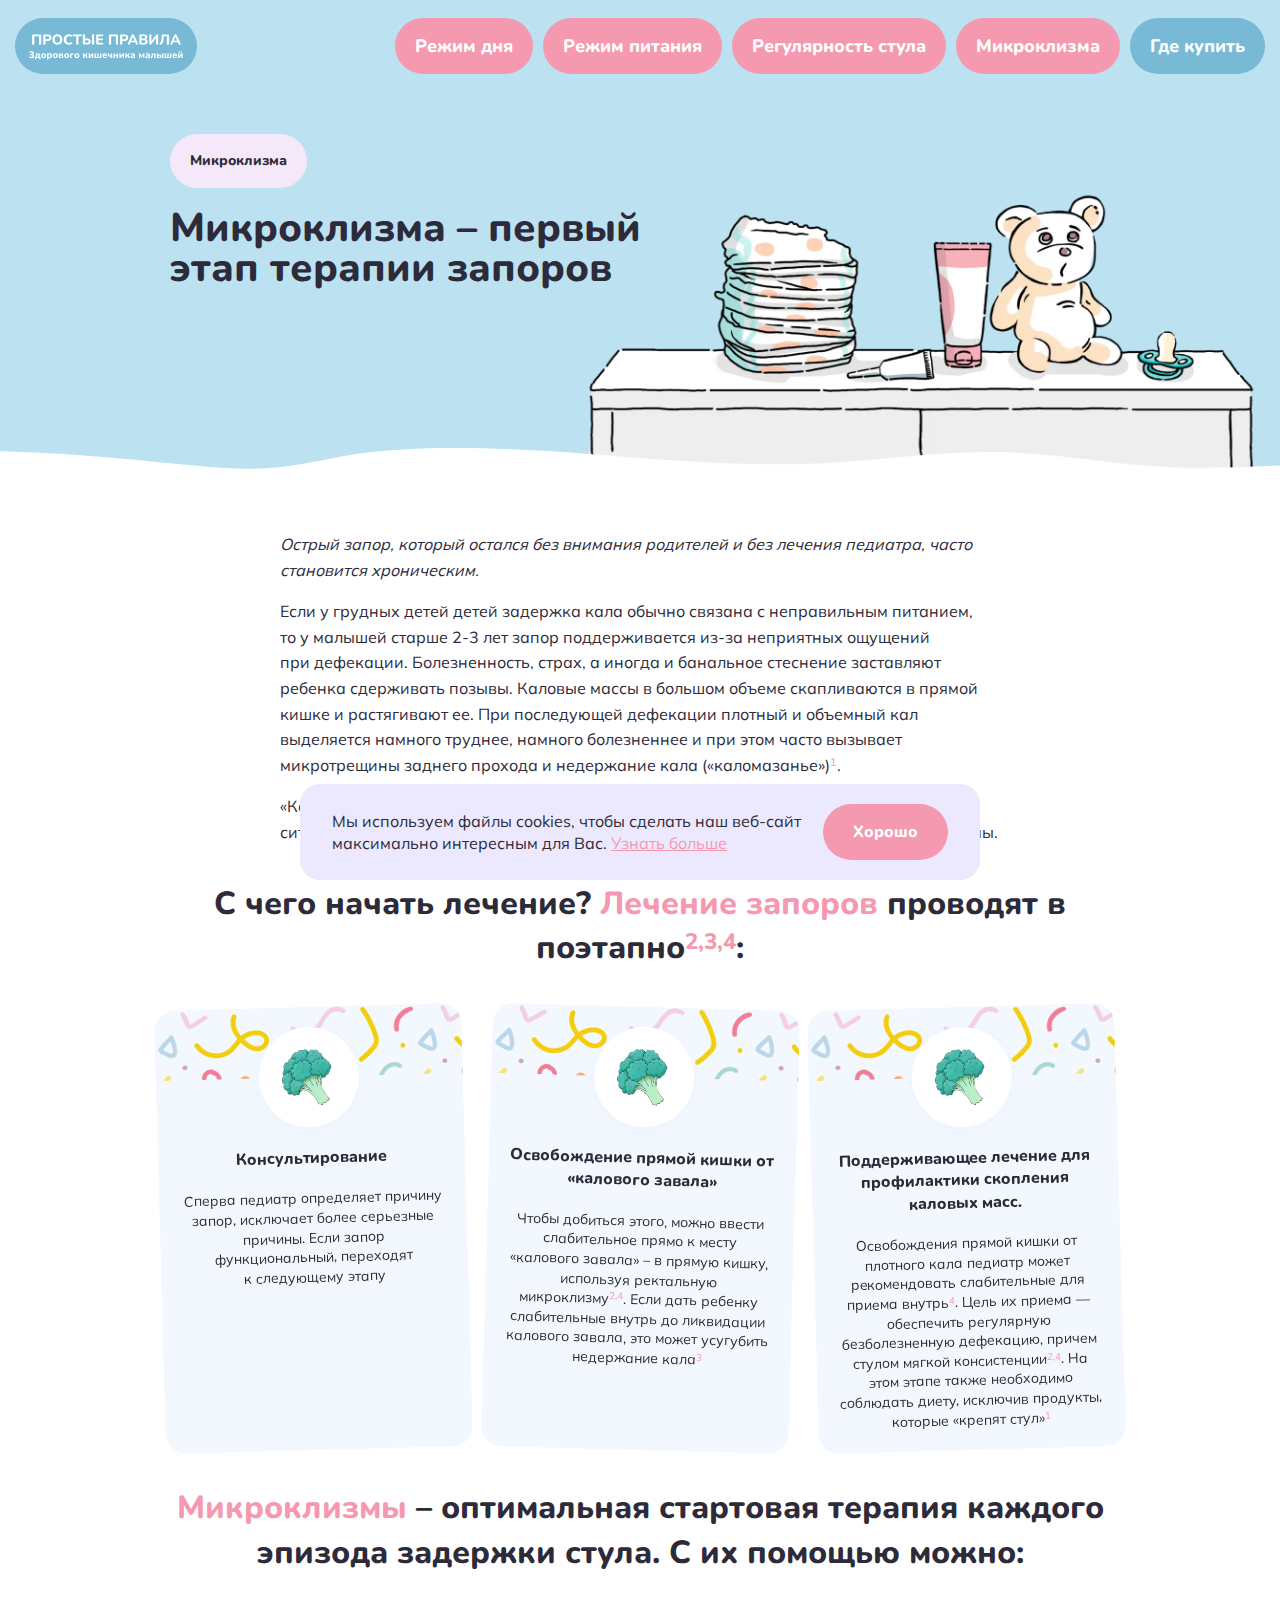
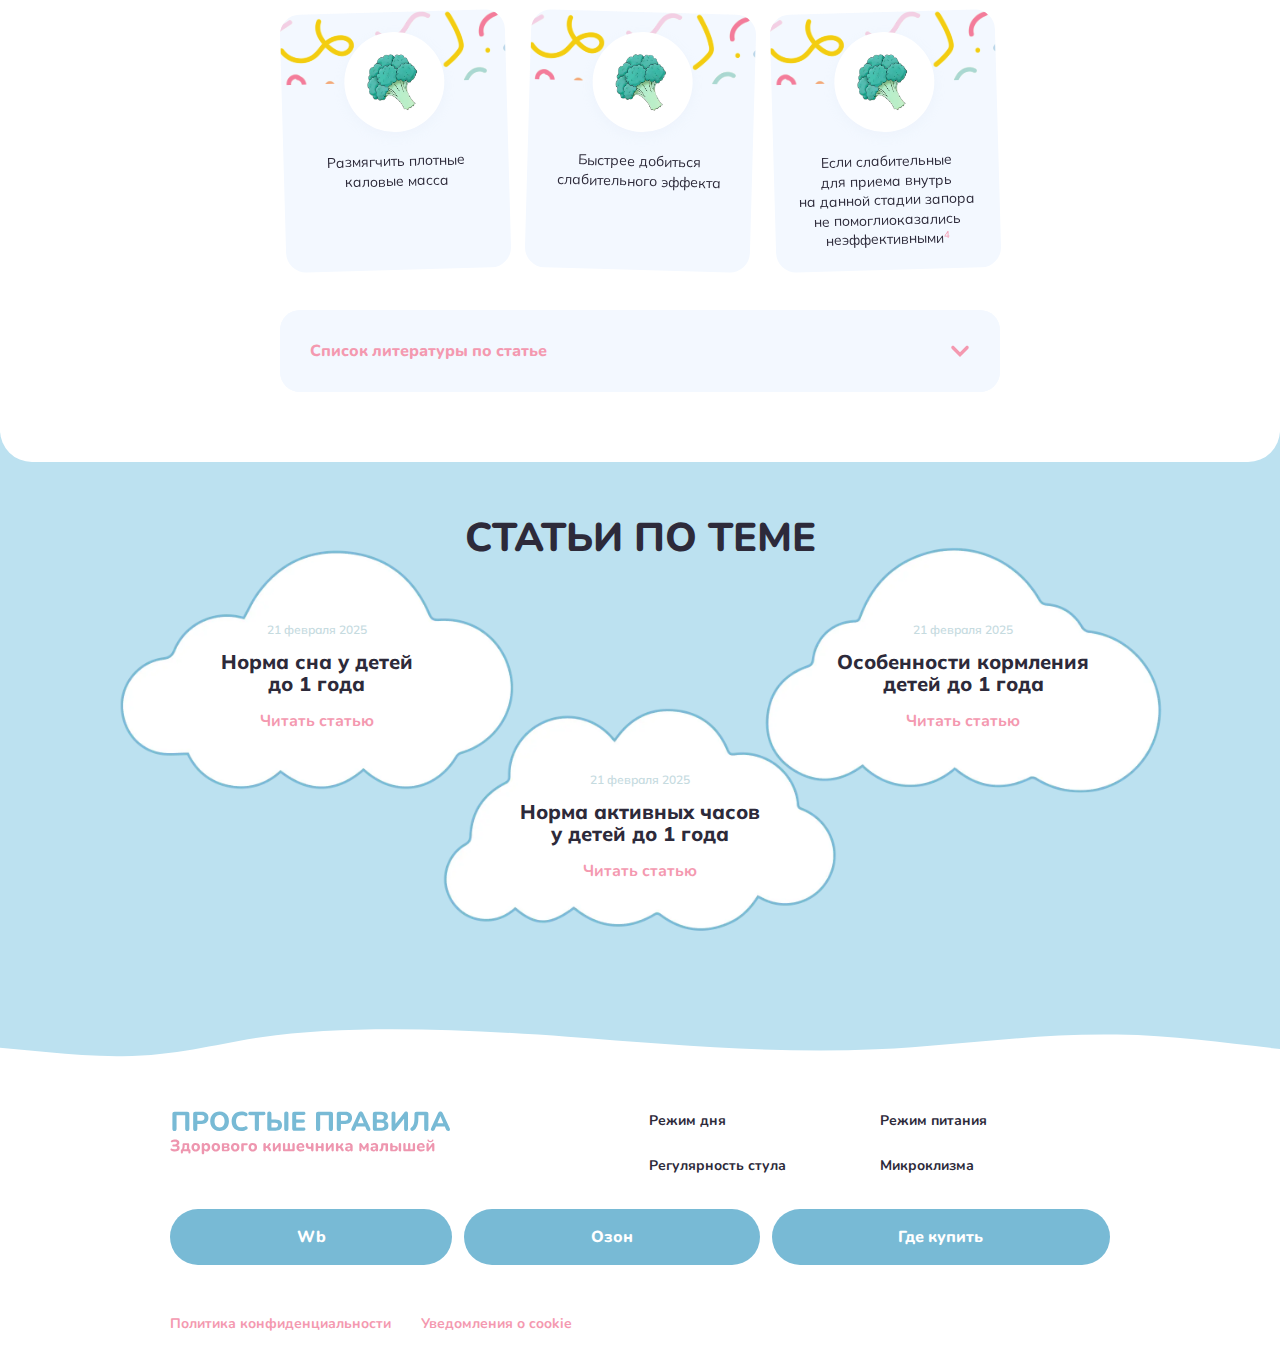
<file: article-10.html>
<!DOCTYPE html>
<html lang="ru">
  <head>
    <meta charset="UTF-8">
    <meta http-equiv="X-UA-Compatible" content="IE=edge">
    <meta name="viewport" content="width=device-width, initial-scale=1.0">
    <meta name="theme-color" content="#F7FAFF">
    <link rel="icon" href="./img/content/favicon.svg">
    <link rel="mask-icon" href="./img/content/favicon.svg" color="#F7FAFF">
    <link rel="apple-touch-icon" sizes="152x152" href="./img/content/touch-icon-ipad.png">
    <link rel="apple-touch-icon" sizes="167x167" href="./img/content/touch-icon-ipad-pro.png">
    <link rel="apple-touch-icon" sizes="180x180" href="./img/content/touch-icon-iphone-retina.png">
    <title>Микроклизма – первый этап терапии запоров</title>
    <link rel="stylesheet" href="./css/style.min.css">
    <script src="./js/script.min.js" defer></script>
  </head>

  <body>
    <div class="wrapper">
      <header class="header">
        <div class="container">
          <div class="header__body">
            <!-- у ссылки разные параметры на главной и внутренних -->
            <a class="logo logo_header" href="./index.html">
              <img class="logo__img" src="./img/content/logo-1.svg" alt="Микролакс">
            </a>
            <nav class="menu">
              <!-- у ссылок разные параметры на главной и внутренних -->
              <ul class="menu__list _nav-menu">
                <li class="menu__item">
                  <a class="menu__link" href="./index.html#category-1">
                    <figure class="menu__icon-box">
                      <picture><source srcset="./img/content/art/menu-1.webp" type="image/webp"><img class="menu__icon" src="./img/content/art/menu-1.png" alt="Режим дня"></picture>
                    </figure>
                    Режим дня
                  </a>
                </li>
                <li class="menu__item">
                  <a class="menu__link" href="./index.html#category-2">
                    <figure class="menu__icon-box">
                      <picture><source srcset="./img/content/art/menu-2.webp" type="image/webp"><img class="menu__icon" src="./img/content/art/menu-2.png" alt="Режим питания"></picture>
                    </figure>
                    Режим питания
                  </a>
                </li>
                <li class="menu__item">
                  <a class="menu__link" href="./index.html#category-3">
                    <figure class="menu__icon-box">
                      <picture><source srcset="./img/content/art/menu-3.webp" type="image/webp"><img class="menu__icon" src="./img/content/art/menu-3.png" alt="Регулярность стула"></picture>
                    </figure>
                    Регулярность стула
                  </a>
                </li>
                <li class="menu__item">
                  <a class="menu__link" href="./index.html#category-4">
                    <figure class="menu__icon-box">
                      <picture><source srcset="./img/content/art/menu-4.webp" type="image/webp"><img class="menu__icon" src="./img/content/art/menu-4.png" alt="Микроклизма"></picture>
                    </figure>
                    Микроклизма
                  </a>
                </li>
              </ul>
              <ul class="menu__list _help-menu">
                <li class="menu__item">
                  <a class="menu__link menu__link_btn" href="#" target="_blank">Где купить</a>
                </li>
              </ul>
            </nav>
          </div>
        </div>
      </header>

      <main class="page">
        <article class="article">
          <div class="heading">
            <div class="container">
              <div class="heading__body">
                <div class="heading__content">
                  <h1 class="heading__title _h2">Микроклизма – первый этап терапии запоров</h1>
                  <span class="heading__tag">Микроклизма</span>
                </div>
                <figure class="heading__img-box">
                  <picture><source srcset="./img/content/art/art-10.webp" type="image/webp"><img class="heading__img" src="./img/content/art/art-10.png" alt="Превью статьи"></picture>
                </figure>
              </div>
            </div>
          </div>
          <div class="article__main">
            <div class="container">
              <div class="article__body">
                <div class="article__inner">
                  <p>
                    <i>
                      Острый запор, который остался без внимания родителей и без лечения педиатра, часто
                      становится хроническим.
                    </i>
                  </p>
                  <p>
                    Если у грудных детей детей задержка кала обычно связана с неправильным питанием,
                    то у малышей старше 2-3 лет запор поддерживается из-за неприятных ощущений
                    при дефекации. Болезненность, страх, а иногда и банальное стеснение заставляют ребенка
                    сдерживать позывы. Каловые массы в большом объеме скапливаются в прямой кишке
                    и растягивают ее. При последующей дефекации плотный и объемный кал выделяется намного
                    труднее, намного болезненнее и при этом часто вызывает микротрещины заднего прохода и
                    недержание кала («каломазанье»)<sup>1</sup>.
                  </p>
                  <p>
                    «Каловый завал» встречается у половины детей с функциональным запором<sup>2</sup>. В
                    такой ситуации нужно действовать последовательно и правильно, чтобы не усугубить
                    симптомы.
                  </p>
                  <h2>
                    С чего начать лечение? <b>Лечение запоров</b> проводят в поэтапно<sup>2,3,4</sup>:
                  </h2>
                  <div class="article__box">
                    <div class="cards cards_large">
                      <div class="cards__item">
                        <figure class="cards__img-box">
                          <picture><source srcset="./img/content/art/icon-1.webp" type="image/webp"><img class="cards__img" src="./img/content/art/icon-1.png" alt="Консультирование"></picture>
                        </figure>
                        <div class="cards__content">
                          <h4 class="cards__title">Консультирование</h4>
                          <p class="cards__text">
                            Сперва педиатр определяет причину запор, исключает более серьезные причины.
                            Если запор функциональный, переходят к следующему этапу
                          </p>
                        </div>
                      </div>
                      <div class="cards__item">
                        <figure class="cards__img-box">
                          <picture><source srcset="./img/content/art/icon-1.webp" type="image/webp"><img class="cards__img" src="./img/content/art/icon-1.png" alt="Освобождение прямой кишки от «калового завала»"></picture>
                        </figure>
                        <div class="cards__content">
                          <h4 class="cards__title">Освобождение прямой кишки от «калового завала»</h4>
                          <p class="cards__text">
                            Чтобы добиться этого, можно ввести слабительное прямо к месту «калового
                            завала» – в прямую кишку, используя ректальную микроклизму<sup>2,4</sup>. Если
                            дать ребенку слабительные внутрь до ликвидации калового завала, это может
                            усугубить недержание кала<sup>3</sup>
                          </p>
                        </div>
                      </div>
                      <div class="cards__item">
                        <figure class="cards__img-box">
                          <picture><source srcset="./img/content/art/icon-1.webp" type="image/webp"><img class="cards__img" src="./img/content/art/icon-1.png" alt="Поддерживающее лечение для профилактики скопления каловых масс."></picture>
                        </figure>
                        <div class="cards__content">
                          <h4 class="cards__title">
                            Поддерживающее лечение для профилактики скопления каловых масс.
                          </h4>
                          <p class="cards__text">
                            Освобождения прямой кишки от плотного кала педиатр может рекомендовать
                            слабительные для приема внутрь<sup>4</sup>. Цель их приема — обеспечить
                            регулярную безболезненную дефекацию, причем стулом мягкой
                            консистенции<sup>2,4</sup>. На этом этапе также необходимо соблюдать диету,
                            исключив продукты, которые «крепят стул»<sup>1</sup>
                          </p>
                        </div>
                      </div>
                    </div>
                  </div>
                  <h2>
                    <b>Микроклизмы</b> – оптимальная стартовая терапия каждого эпизода задержки стула. С
                    их помощью можно:
                  </h2>
                  <div class="article__box">
                    <div class="cards">
                      <div class="cards__item">
                        <figure class="cards__img-box">
                          <picture><source srcset="./img/content/art/icon-1.webp" type="image/webp"><img class="cards__img" src="./img/content/art/icon-1.png" alt="image"></picture>
                        </figure>
                        <div class="cards__content">
                          <p class="cards__text">Размягчить плотные каловые масса</p>
                        </div>
                      </div>
                      <div class="cards__item">
                        <figure class="cards__img-box">
                          <picture><source srcset="./img/content/art/icon-1.webp" type="image/webp"><img class="cards__img" src="./img/content/art/icon-1.png" alt="image"></picture>
                        </figure>
                        <div class="cards__content">
                          <p class="cards__text">Быстрее добиться слабительного эффекта</p>
                        </div>
                      </div>
                      <div class="cards__item">
                        <figure class="cards__img-box">
                          <picture><source srcset="./img/content/art/icon-1.webp" type="image/webp"><img class="cards__img" src="./img/content/art/icon-1.png" alt="image"></picture>
                        </figure>
                        <div class="cards__content">
                          <p class="cards__text">
                            Если слабительные для приема внутрь на данной стадии запора не
                            помоглиоказались неэффективными<sup>4</sup>
                          </p>
                        </div>
                      </div>
                    </div>
                  </div>
                </div>
                <div class="spollers" data-spollers>
                  <details class="spollers__item">
                    <summary class="spollers__title">
                      Список литературы по статье
                      <svg viewBox="0 0 24 24" fill="none" xmlns="http://www.w3.org/2000/svg">
                        <path fill-rule="evenodd" clip-rule="evenodd" d="M2.08579 6.33579C2.86683 5.55474 4.13317 5.55474 4.91421 6.33579L12 13.4216L19.0858 6.33579C19.8668 5.55474 21.1332 5.55474 21.9142 6.33579C22.6953 7.11683 22.6953 8.38317 21.9142 9.16421L12 19.0784L2.08579 9.16421C1.30474 8.38317 1.30474 7.11683 2.08579 6.33579Z" fill="#FF9AB3"/>
                      </svg>
                    </summary>
                    <div class="spollers__inner">
                      <ol>
                        <li>
                          Богданова Н.М. Функциональный запор у детей раннего возраста: причины развития, критерии
                          диагностики и тактика ведения. Медицинский совет. 2018; (17):  150-155. URL:
                          <a href="https://www.med-sovet.pro/jour/article/viewFile/2712/2668" target="_blank">
                            https://www.med-sovet.pro/jour/article/viewFile/2712/2668
                          </a>
                        </li>
                        <li>
                          Хавкин А.И., Файзуллина Р.А., Бельмер С.В., Волынец Г.В., Гурова М.М., Звягин А.А., Корниенко
                          Е.А., Новикова В.П., Печкуров Д.В., Приворотский В.Ф., Тяжева А.А., Эрдес С.И. Диагностика и
                          лечение функциональных запоров у детей (фрагмент Проекта клинических рекомендаций по диагностике
                          и лечению функциональных заболеваний органов пищеварения у детей Российского общества детских
                          гастроэнтерологов, гепатологов и нутрициологов) 2020;2: 60-58. URL:
                          <a href="https://pharmateca.ru/archive/article/38849" target="_blank">
                            https://pharmateca.ru/archive/article/38849
                          </a>
                        </li>
                        <li>
                          Корниенко Е.А. Функциональные запоры у детей. Фарматека. 2011; 1 (214): 23-28. URL:
                          <a
                            href="https://new.pharmateca.ru/articles/Funkcionalnye-zapory-u-detei-210Ka.html"
                            target="_blank"
                          >
                            https://new.pharmateca.ru/articles/Funkcionalnye-zapory-u-detei-210Ka.html
                          </a>
                        </li>
                      </ol>
                    </div>
                  </details>
                </div>
                <a class="article__back btn btn_main" href="./index.html">Вернуться на главную</a>
              </div>
            </div>
          </div>
        </article>
        <section class="related">
          <div class="container">
            <div class="related__body">
              <div class="related__head">
                <h2 class="related__title _h2">Статьи по теме</h2>
              </div>
              <div class="related__items">
                <div class="related__grid">
                  <article class="article-card">
                    <div class="article-card__content">
                      <a class="article-card__link" href="./article-1.html">Читать статью</a>
                      <time class="article-card__date" datetime="2024-04-24 19:00">
                        21 февраля 2025
                      </time>
                      <h4 class="article-card__title">Норма сна у детей до 1 года</h4>
                      <p class="article-card__text">
                        Для здоровья ЖКТ с первых дней жизни важно обеспечить регулярность всех
                        физиологических процессов организма.
                      </p>
                    </div>
                  </article>
                  <article class="article-card">
                    <div class="article-card__content">
                      <a class="article-card__link" href="./article-2.html">Читать статью</a>
                      <time class="article-card__date" datetime="2024-04-24 19:00">
                        21 февраля 2025
                      </time>
                      <h4 class="article-card__title">
                        Норма активных часов у детей до 1 года
                      </h4>
                      <p class="article-card__text">
                        Для здоровья ЖКТ с первых дней жизни важно обеспечить регулярность всех
                        физиологических процессов организма.
                      </p>
                    </div>
                  </article>
                  <article class="article-card">
                    <div class="article-card__content">
                      <a class="article-card__link" href="./article-3.html">Читать статью</a>
                      <time class="article-card__date" datetime="2024-04-24 19:00">
                        21 февраля 2025
                      </time>
                      <h4 class="article-card__title">Особенности кормления детей до 1 года</h4>
                      <p class="article-card__text">
                        Для здоровья ЖКТ с первых дней жизни важно обеспечить регулярность всех
                        физиологических процессов организма.
                      </p>
                    </div>
                  </article>
                </div>
              </div>
            </div>
          </div>
        </section>
      </main>

      <footer class="footer">
        <div class="container">
          <div class="footer__body">
            <div class="footer__main">
              <div class="footer__box">
                <!-- у ссылки разные параметры на главной и внутренних -->
                <a class="logo logo_footer" href="./index.html">
                  <img class="logo__img" src="./img/content/logo-2.svg" alt="Микролакс">
                </a>
              </div>
              <div class="footer__box footer__box_menu">
                <!-- у ссылок разные параметры на главной и внутренних -->
                <ul class="footer-menu">
                  <li class="footer-menu__item">
                    <a class="footer-menu__link" href="./index.html#category-1">Режим дня</a>
                  </li>
                  <li class="footer-menu__item">
                    <a class="footer-menu__link" href="./index.html#category-2">Режим питания</a>
                  </li>
                  <li class="footer-menu__item">
                    <a class="footer-menu__link" href="./index.html#category-3">Регулярность стула</a>
                  </li>
                  <li class="footer-menu__item">
                    <a class="footer-menu__link" href="./index.html#category-4">Микроклизма</a>
                  </li>
                </ul>
              </div>
              <div class="footer__box">
                <ul class="footer-shop">
                  <li class="footer-shop__item">
                    <a class="footer-shop__link btn btn_secondary-1" href="#" target="_blank">Wb</a>
                  </li>
                  <li class="footer-shop__item">
                    <a class="footer-shop__link btn btn_secondary-1" href="#" target="_blank">Озон</a>
                  </li>
                  <li class="footer-shop__item">
                    <a class="footer-shop__link btn btn_secondary-1" href="#" target="_blank">Где купить</a>
                  </li>
                </ul>
              </div>
            </div>
            <div class="footer__info">
              <ul class="footer-info">
                <li class="footer-info__item">
                  <a class="footer-info__link" href="./files/Privacy_policy.pdf.pdf" target="_blank">
                    Политика конфиденциальности
                  </a>
                </li>
                <li class="footer-info__item">
                  <a class="footer-info__link" href="./files/Cookie_notification.pdf" target="_blank">
                    Уведомления о cookie
                  </a>
                </li>
              </ul>
            </div>
          </div>
        </div>
      </footer>
    </div>

    <div class="cookie">
      <p class="cookie__text">
        Мы используем файлы cookies, чтобы сделать наш веб-сайт максимально интересным для Вас.
        <a href="./files/Cookie_notification.pdf" target="_blank">Узнать больше</a>
      </p>
      <button
        class="cookie__btn btn btn_main"
        type="button"
        aria-label="Принять файлы cookie"
        title="Принять файлы cookie"
      >
        Хорошо
      </button>
    </div>
  </body>
</html>
</file>
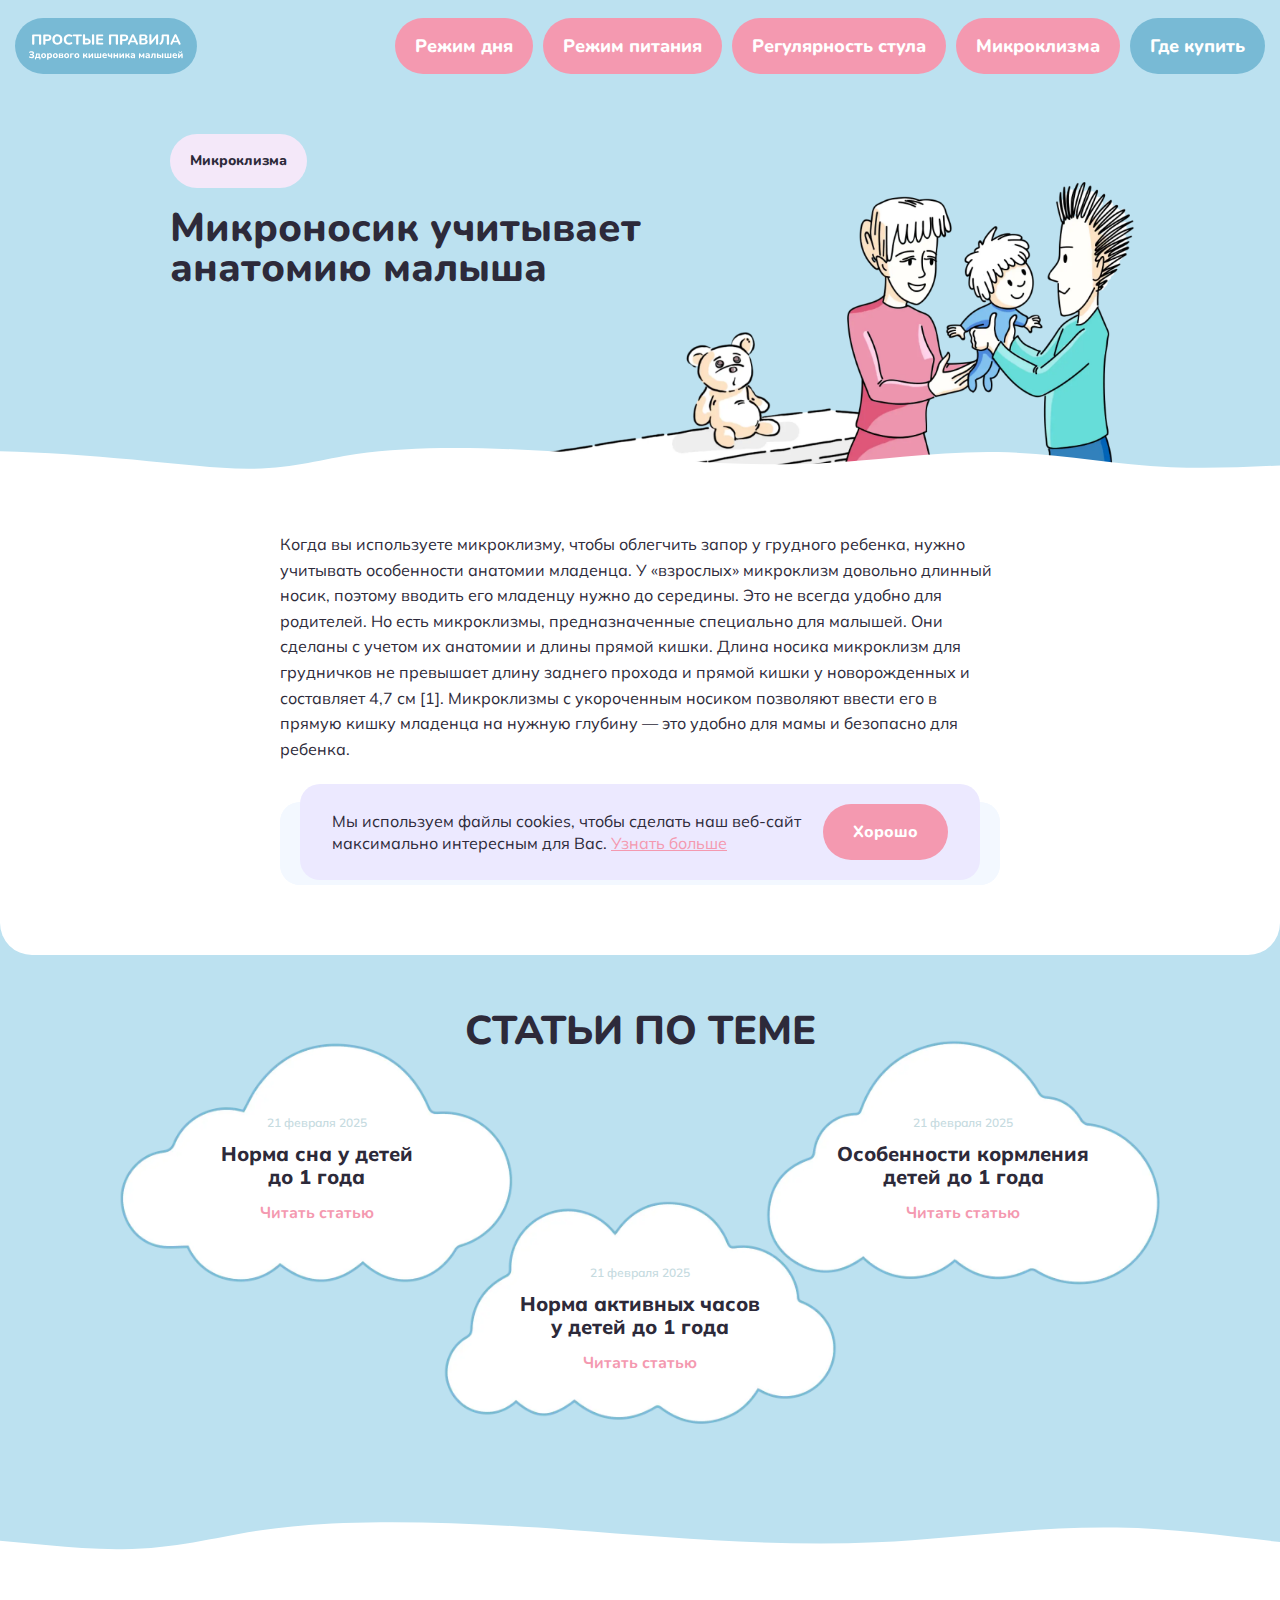
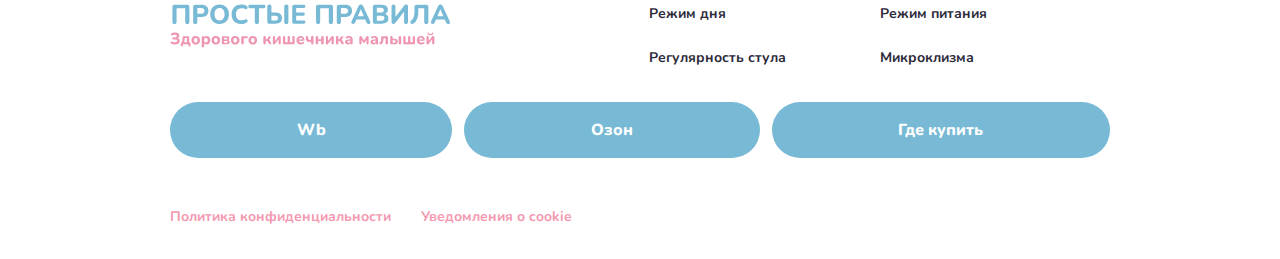
<file: article-11.html>
<!DOCTYPE html>
<html lang="ru">
  <head>
    <meta charset="UTF-8">
    <meta http-equiv="X-UA-Compatible" content="IE=edge">
    <meta name="viewport" content="width=device-width, initial-scale=1.0">
    <meta name="theme-color" content="#F7FAFF">
    <link rel="icon" href="./img/content/favicon.svg">
    <link rel="mask-icon" href="./img/content/favicon.svg" color="#F7FAFF">
    <link rel="apple-touch-icon" sizes="152x152" href="./img/content/touch-icon-ipad.png">
    <link rel="apple-touch-icon" sizes="167x167" href="./img/content/touch-icon-ipad-pro.png">
    <link rel="apple-touch-icon" sizes="180x180" href="./img/content/touch-icon-iphone-retina.png">
    <title>Микроносик учитывает анатомию малыша</title>
    <link rel="stylesheet" href="./css/style.min.css">
    <script src="./js/script.min.js" defer></script>
  </head>

  <body>
    <div class="wrapper">
      <header class="header">
        <div class="container">
          <div class="header__body">
            <!-- у ссылки разные параметры на главной и внутренних -->
            <a class="logo logo_header" href="./index.html">
              <img class="logo__img" src="./img/content/logo-1.svg" alt="Микролакс">
            </a>
            <nav class="menu">
              <!-- у ссылок разные параметры на главной и внутренних -->
              <ul class="menu__list _nav-menu">
                <li class="menu__item">
                  <a class="menu__link" href="./index.html#category-1">
                    <figure class="menu__icon-box">
                      <picture><source srcset="./img/content/art/menu-1.webp" type="image/webp"><img class="menu__icon" src="./img/content/art/menu-1.png" alt="Режим дня"></picture>
                    </figure>
                    Режим дня
                  </a>
                </li>
                <li class="menu__item">
                  <a class="menu__link" href="./index.html#category-2">
                    <figure class="menu__icon-box">
                      <picture><source srcset="./img/content/art/menu-2.webp" type="image/webp"><img class="menu__icon" src="./img/content/art/menu-2.png" alt="Режим питания"></picture>
                    </figure>
                    Режим питания
                  </a>
                </li>
                <li class="menu__item">
                  <a class="menu__link" href="./index.html#category-3">
                    <figure class="menu__icon-box">
                      <picture><source srcset="./img/content/art/menu-3.webp" type="image/webp"><img class="menu__icon" src="./img/content/art/menu-3.png" alt="Регулярность стула"></picture>
                    </figure>
                    Регулярность стула
                  </a>
                </li>
                <li class="menu__item">
                  <a class="menu__link" href="./index.html#category-4">
                    <figure class="menu__icon-box">
                      <picture><source srcset="./img/content/art/menu-4.webp" type="image/webp"><img class="menu__icon" src="./img/content/art/menu-4.png" alt="Микроклизма"></picture>
                    </figure>
                    Микроклизма
                  </a>
                </li>
              </ul>
              <ul class="menu__list _help-menu">
                <li class="menu__item">
                  <a class="menu__link menu__link_btn" href="#" target="_blank">Где купить</a>
                </li>
              </ul>
            </nav>
          </div>
        </div>
      </header>

      <main class="page">
        <article class="article">
          <div class="heading">
            <div class="container">
              <div class="heading__body">
                <div class="heading__content">
                  <h1 class="heading__title _h2">Микроносик учитывает анатомию малыша</h1>
                  <span class="heading__tag">Микроклизма</span>
                </div>
                <figure class="heading__img-box">
                  <picture><source srcset="./img/content/art/art-11.webp" type="image/webp"><img class="heading__img" src="./img/content/art/art-11.png" alt="Превью статьи"></picture>
                </figure>
              </div>
            </div>
          </div>
          <div class="article__main">
            <div class="container">
              <div class="article__body">
                <div class="article__inner">
                  <p>
                    Когда вы используете микроклизму, чтобы облегчить запор у грудного ребенка, нужно
                    учитывать особенности анатомии младенца. У «взрослых» микроклизм довольно длинный
                    носик, поэтому вводить его младенцу нужно до середины. Это не всегда удобно для
                    родителей. Но есть микроклизмы, предназначенные специально для малышей. Они сделаны с
                    учетом их анатомии и длины прямой кишки. Длина носика микроклизм для грудничков не
                    превышает длину заднего прохода и прямой кишки у новорожденных и составляет 4,7 см
                    [1]. Микроклизмы с укороченным носиком позволяют ввести его в прямую кишку младенца на
                    нужную глубину — это удобно для мамы и безопасно для ребенка.
                  </p>
                </div>
                <div class="spollers" data-spollers>
                  <details class="spollers__item">
                    <summary class="spollers__title">
                      Список литературы по статье
                      <svg viewBox="0 0 24 24" fill="none" xmlns="http://www.w3.org/2000/svg">
                        <path fill-rule="evenodd" clip-rule="evenodd" d="M2.08579 6.33579C2.86683 5.55474 4.13317 5.55474 4.91421 6.33579L12 13.4216L19.0858 6.33579C19.8668 5.55474 21.1332 5.55474 21.9142 6.33579C22.6953 7.11683 22.6953 8.38317 21.9142 9.16421L12 19.0784L2.08579 9.16421C1.30474 8.38317 1.30474 7.11683 2.08579 6.33579Z" fill="#FF9AB3"/>
                      </svg>
                    </summary>
                    <div class="spollers__inner">
                      <ol>
                        <li>
                          Богданова Н.М. Функциональный запор у детей раннего возраста: причины развития, критерии
                          диагностики и тактика ведения. Медицинский совет. 2018; (17):  150-155. URL:
                          <a href="https://www.med-sovet.pro/jour/article/viewFile/2712/2668" target="_blank">
                            https://www.med-sovet.pro/jour/article/viewFile/2712/2668
                          </a>
                        </li>
                        <li>
                          Хавкин А.И., Файзуллина Р.А., Бельмер С.В., Волынец Г.В., Гурова М.М., Звягин А.А., Корниенко
                          Е.А., Новикова В.П., Печкуров Д.В., Приворотский В.Ф., Тяжева А.А., Эрдес С.И. Диагностика и
                          лечение функциональных запоров у детей (фрагмент Проекта клинических рекомендаций по диагностике
                          и лечению функциональных заболеваний органов пищеварения у детей Российского общества детских
                          гастроэнтерологов, гепатологов и нутрициологов) 2020;2: 60-58. URL:
                          <a href="https://pharmateca.ru/archive/article/38849" target="_blank">
                            https://pharmateca.ru/archive/article/38849
                          </a>
                        </li>
                        <li>
                          Корниенко Е.А. Функциональные запоры у детей. Фарматека. 2011; 1 (214): 23-28. URL:
                          <a
                            href="https://new.pharmateca.ru/articles/Funkcionalnye-zapory-u-detei-210Ka.html"
                            target="_blank"
                          >
                            https://new.pharmateca.ru/articles/Funkcionalnye-zapory-u-detei-210Ka.html
                          </a>
                        </li>
                      </ol>
                    </div>
                  </details>
                </div>
                <a class="article__back btn btn_main" href="./index.html">Вернуться на главную</a>
              </div>
            </div>
          </div>
        </article>
        <section class="related">
          <div class="container">
            <div class="related__body">
              <div class="related__head">
                <h2 class="related__title _h2">Статьи по теме</h2>
              </div>
              <div class="related__items">
                <div class="related__grid">
                  <article class="article-card">
                    <div class="article-card__content">
                      <a class="article-card__link" href="./article-1.html">Читать статью</a>
                      <time class="article-card__date" datetime="2024-04-24 19:00">
                        21 февраля 2025
                      </time>
                      <h4 class="article-card__title">Норма сна у детей до 1 года</h4>
                      <p class="article-card__text">
                        Для здоровья ЖКТ с первых дней жизни важно обеспечить регулярность всех
                        физиологических процессов организма.
                      </p>
                    </div>
                  </article>
                  <article class="article-card">
                    <div class="article-card__content">
                      <a class="article-card__link" href="./article-2.html">Читать статью</a>
                      <time class="article-card__date" datetime="2024-04-24 19:00">
                        21 февраля 2025
                      </time>
                      <h4 class="article-card__title">
                        Норма активных часов у детей до 1 года
                      </h4>
                      <p class="article-card__text">
                        Для здоровья ЖКТ с первых дней жизни важно обеспечить регулярность всех
                        физиологических процессов организма.
                      </p>
                    </div>
                  </article>
                  <article class="article-card">
                    <div class="article-card__content">
                      <a class="article-card__link" href="./article-3.html">Читать статью</a>
                      <time class="article-card__date" datetime="2024-04-24 19:00">
                        21 февраля 2025
                      </time>
                      <h4 class="article-card__title">Особенности кормления детей до 1 года</h4>
                      <p class="article-card__text">
                        Для здоровья ЖКТ с первых дней жизни важно обеспечить регулярность всех
                        физиологических процессов организма.
                      </p>
                    </div>
                  </article>
                </div>
              </div>
            </div>
          </div>
        </section>
      </main>

      <footer class="footer">
        <div class="container">
          <div class="footer__body">
            <div class="footer__main">
              <div class="footer__box">
                <!-- у ссылки разные параметры на главной и внутренних -->
                <a class="logo logo_footer" href="./index.html">
                  <img class="logo__img" src="./img/content/logo-2.svg" alt="Микролакс">
                </a>
              </div>
              <div class="footer__box footer__box_menu">
                <!-- у ссылок разные параметры на главной и внутренних -->
                <ul class="footer-menu">
                  <li class="footer-menu__item">
                    <a class="footer-menu__link" href="./index.html#category-1">Режим дня</a>
                  </li>
                  <li class="footer-menu__item">
                    <a class="footer-menu__link" href="./index.html#category-2">Режим питания</a>
                  </li>
                  <li class="footer-menu__item">
                    <a class="footer-menu__link" href="./index.html#category-3">Регулярность стула</a>
                  </li>
                  <li class="footer-menu__item">
                    <a class="footer-menu__link" href="./index.html#category-4">Микроклизма</a>
                  </li>
                </ul>
              </div>
              <div class="footer__box">
                <ul class="footer-shop">
                  <li class="footer-shop__item">
                    <a class="footer-shop__link btn btn_secondary-1" href="#" target="_blank">Wb</a>
                  </li>
                  <li class="footer-shop__item">
                    <a class="footer-shop__link btn btn_secondary-1" href="#" target="_blank">Озон</a>
                  </li>
                  <li class="footer-shop__item">
                    <a class="footer-shop__link btn btn_secondary-1" href="#" target="_blank">Где купить</a>
                  </li>
                </ul>
              </div>
            </div>
            <div class="footer__info">
              <ul class="footer-info">
                <li class="footer-info__item">
                  <a class="footer-info__link" href="./files/Privacy_policy.pdf.pdf" target="_blank">
                    Политика конфиденциальности
                  </a>
                </li>
                <li class="footer-info__item">
                  <a class="footer-info__link" href="./files/Cookie_notification.pdf" target="_blank">
                    Уведомления о cookie
                  </a>
                </li>
              </ul>
            </div>
          </div>
        </div>
      </footer>
    </div>

    <div class="cookie">
      <p class="cookie__text">
        Мы используем файлы cookies, чтобы сделать наш веб-сайт максимально интересным для Вас.
        <a href="./files/Cookie_notification.pdf" target="_blank">Узнать больше</a>
      </p>
      <button
        class="cookie__btn btn btn_main"
        type="button"
        aria-label="Принять файлы cookie"
        title="Принять файлы cookie"
      >
        Хорошо
      </button>
    </div>
  </body>
</html>
</file>
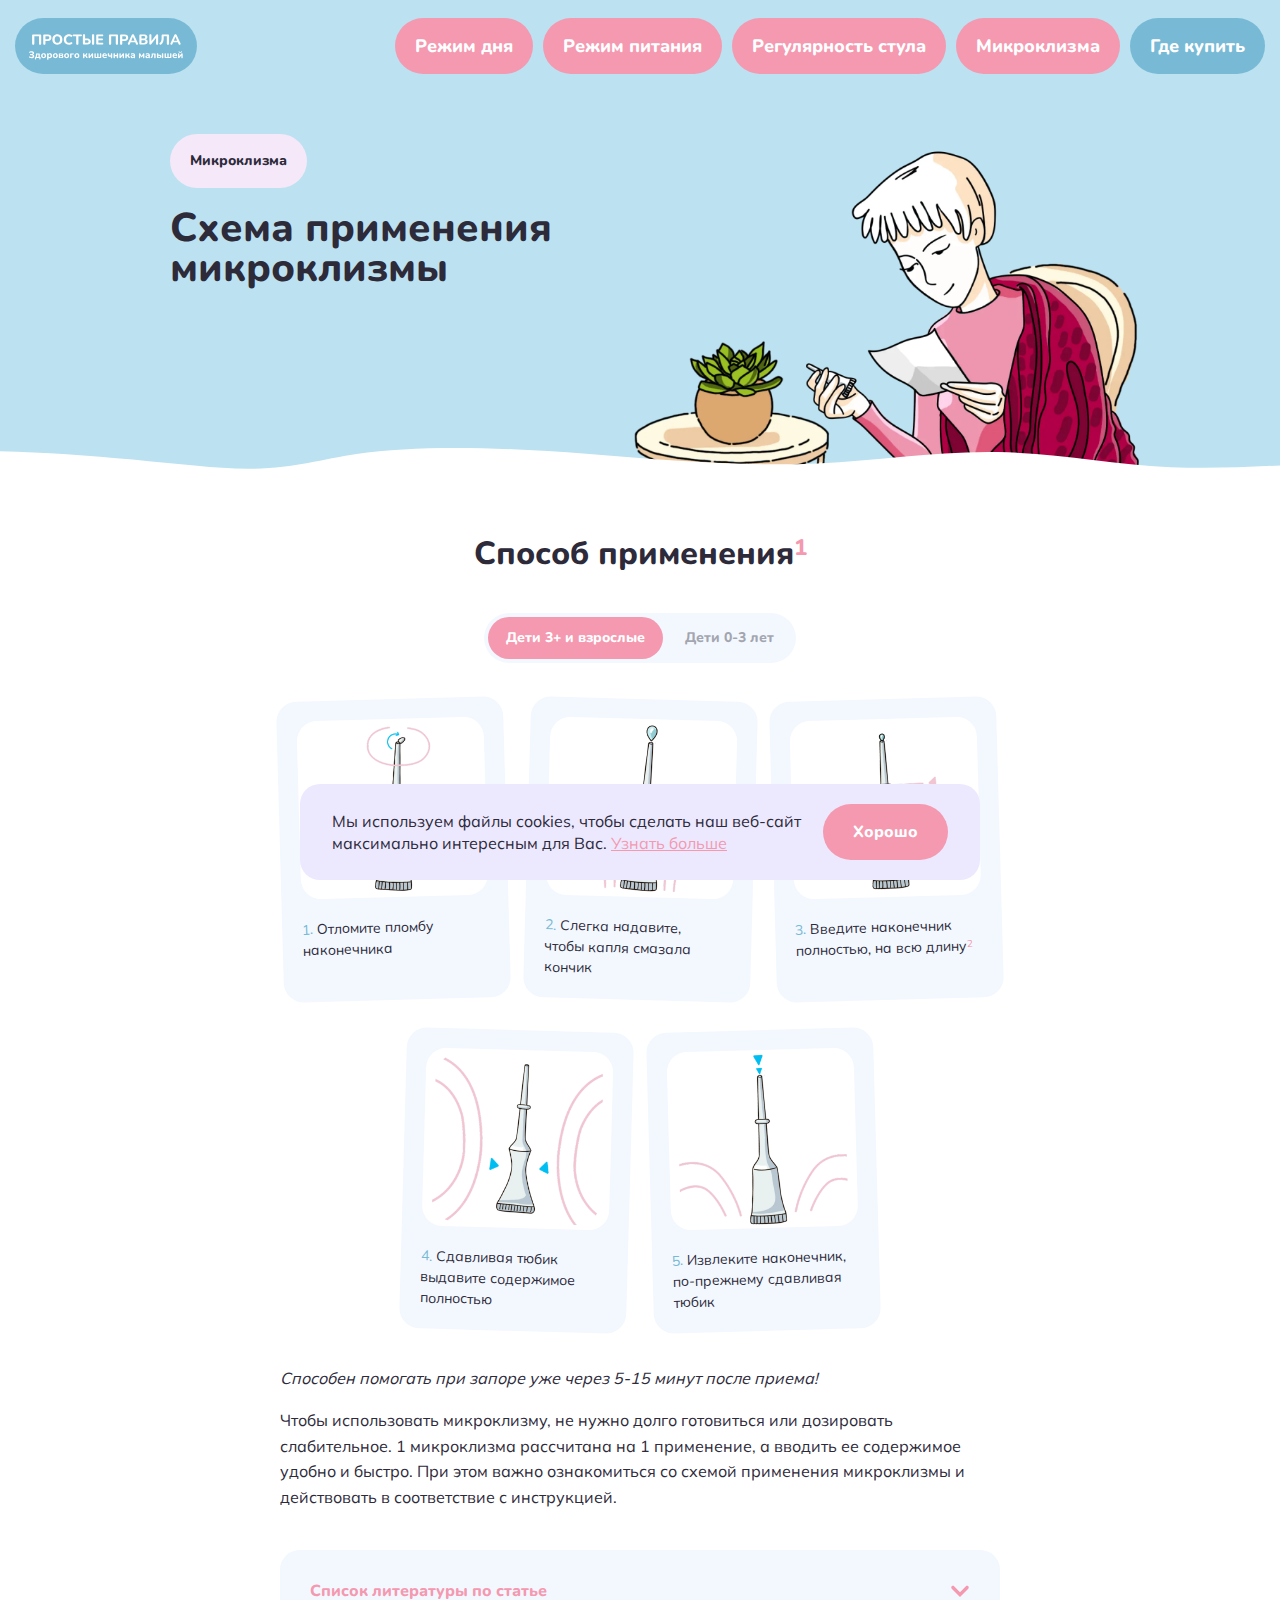
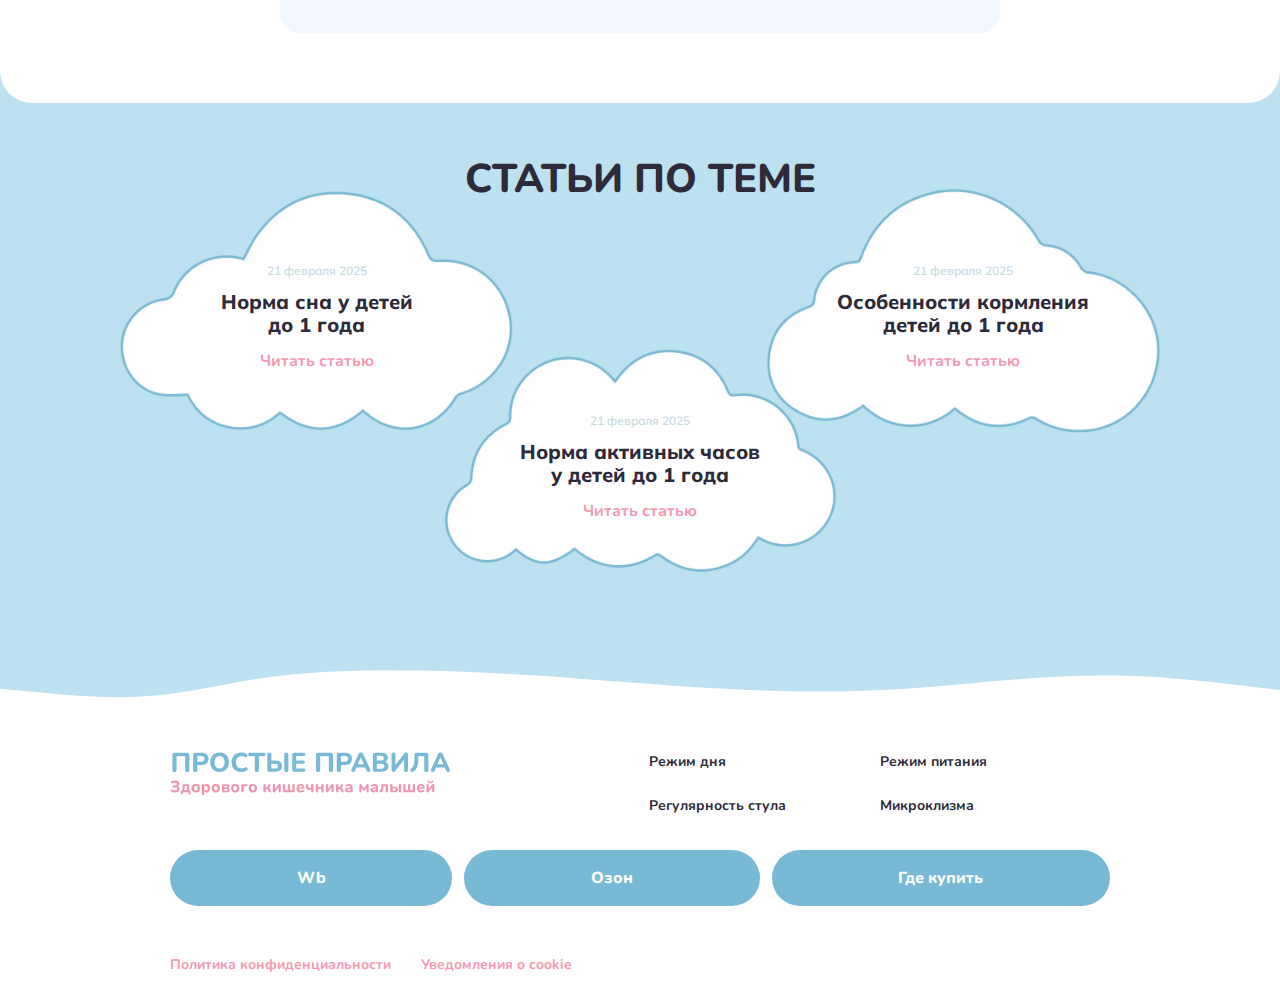
<file: article-12.html>
<!DOCTYPE html>
<html lang="ru">
  <head>
    <meta charset="UTF-8">
    <meta http-equiv="X-UA-Compatible" content="IE=edge">
    <meta name="viewport" content="width=device-width, initial-scale=1.0">
    <meta name="theme-color" content="#F7FAFF">
    <link rel="icon" href="./img/content/favicon.svg">
    <link rel="mask-icon" href="./img/content/favicon.svg" color="#F7FAFF">
    <link rel="apple-touch-icon" sizes="152x152" href="./img/content/touch-icon-ipad.png">
    <link rel="apple-touch-icon" sizes="167x167" href="./img/content/touch-icon-ipad-pro.png">
    <link rel="apple-touch-icon" sizes="180x180" href="./img/content/touch-icon-iphone-retina.png">
    <title>Схема применения микроклизмы</title>
    <link rel="stylesheet" href="./css/style.min.css">
    <script src="./js/script.min.js" defer></script>
  </head>

  <body>
    <div class="wrapper">
      <header class="header">
        <div class="container">
          <div class="header__body">
            <!-- у ссылки разные параметры на главной и внутренних -->
            <a class="logo logo_header" href="./index.html">
              <img class="logo__img" src="./img/content/logo-1.svg" alt="Микролакс">
            </a>
            <nav class="menu">
              <!-- у ссылок разные параметры на главной и внутренних -->
              <ul class="menu__list _nav-menu">
                <li class="menu__item">
                  <a class="menu__link" href="./index.html#category-1">
                    <figure class="menu__icon-box">
                      <picture><source srcset="./img/content/art/menu-1.webp" type="image/webp"><img class="menu__icon" src="./img/content/art/menu-1.png" alt="Режим дня"></picture>
                    </figure>
                    Режим дня
                  </a>
                </li>
                <li class="menu__item">
                  <a class="menu__link" href="./index.html#category-2">
                    <figure class="menu__icon-box">
                      <picture><source srcset="./img/content/art/menu-2.webp" type="image/webp"><img class="menu__icon" src="./img/content/art/menu-2.png" alt="Режим питания"></picture>
                    </figure>
                    Режим питания
                  </a>
                </li>
                <li class="menu__item">
                  <a class="menu__link" href="./index.html#category-3">
                    <figure class="menu__icon-box">
                      <picture><source srcset="./img/content/art/menu-3.webp" type="image/webp"><img class="menu__icon" src="./img/content/art/menu-3.png" alt="Регулярность стула"></picture>
                    </figure>
                    Регулярность стула
                  </a>
                </li>
                <li class="menu__item">
                  <a class="menu__link" href="./index.html#category-4">
                    <figure class="menu__icon-box">
                      <picture><source srcset="./img/content/art/menu-4.webp" type="image/webp"><img class="menu__icon" src="./img/content/art/menu-4.png" alt="Микроклизма"></picture>
                    </figure>
                    Микроклизма
                  </a>
                </li>
              </ul>
              <ul class="menu__list _help-menu">
                <li class="menu__item">
                  <a class="menu__link menu__link_btn" href="#" target="_blank">Где купить</a>
                </li>
              </ul>
            </nav>
          </div>
        </div>
      </header>

      <main class="page">
        <article class="article">
          <div class="heading">
            <div class="container">
              <div class="heading__body">
                <div class="heading__content">
                  <h1 class="heading__title _h2">Схема применения микроклизмы</h1>
                  <span class="heading__tag">Микроклизма</span>
                </div>
                <figure class="heading__img-box">
                  <picture><source srcset="./img/content/art/art-12.webp" type="image/webp"><img class="heading__img" src="./img/content/art/art-12.png" alt="Превью статьи"></picture>
                </figure>
              </div>
            </div>
          </div>
          <div class="article__main">
            <div class="container">
              <div class="article__body">
                <div class="article__inner">
                  <h2>Способ применения<sup>1</sup></h2>
                  <div class="article__box">
                    <div class="tabs" data-tabs>
                      <nav class="tabs__navigation" data-tabs-titles>
                        <button class="tabs__title btn _tab-active" type="button">
                          Дети 3+ и взрослые
                        </button>
                        <button class="tabs__title btn" type="button">Дети 0-3 лет</button>
                      </nav>
                      <div class="tabs__content" data-tabs-body>
                        <div class="tabs__body">
                          <ol class="manual">
                            <li class="manual__item">
                              <figure class="manual__img-box">
                                <picture><source srcset="./img/content/art/manual-1.webp" type="image/webp"><img class="manual__img" src="./img/content/art/manual-1.png" alt="Шаг 1"></picture>
                              </figure>
                              <div class="manual__text">Отломите пломбу наконечника</div>
                            </li>
                            <li class="manual__item">
                              <figure class="manual__img-box">
                                <picture><source srcset="./img/content/art/manual-2.webp" type="image/webp"><img class="manual__img" src="./img/content/art/manual-2.png" alt="Шаг 2"></picture>
                              </figure>
                              <div class="manual__text">Слегка надавите, чтобы капля смазала кончик</div>
                            </li>
                            <li class="manual__item">
                              <figure class="manual__img-box">
                                <picture><source srcset="./img/content/art/manual-3.webp" type="image/webp"><img class="manual__img" src="./img/content/art/manual-3.png" alt="Шаг 3"></picture>
                              </figure>
                              <div class="manual__text">
                                Введите наконечник полностью, на всю длину<sup>2</sup>
                              </div>
                            </li>
                            <li class="manual__item">
                              <figure class="manual__img-box">
                                <picture><source srcset="./img/content/art/manual-4.webp" type="image/webp"><img class="manual__img" src="./img/content/art/manual-4.png" alt="Шаг 4"></picture>
                              </figure>
                              <div class="manual__text">
                                Сдавливая тюбик выдавите содержимое полностью
                              </div>
                            </li>
                            <li class="manual__item">
                              <figure class="manual__img-box">
                                <picture><source srcset="./img/content/art/manual-5.webp" type="image/webp"><img class="manual__img" src="./img/content/art/manual-5.png" alt="Шаг 5"></picture>
                              </figure>
                              <div class="manual__text">
                                Извлеките наконечник, по-прежнему сдавливая тюбик
                              </div>
                            </li>
                          </ol>
                        </div>
                        <div class="tabs__body" hidden>
                          <ol class="manual">
                            <li class="manual__item">
                              <figure class="manual__img-box">
                                <picture><source srcset="./img/content/art/manual-1-2.webp" type="image/webp"><img class="manual__img" src="./img/content/art/manual-1-2.png" alt="Шаг 1"></picture>
                              </figure>
                              <div class="manual__text">Отломите пломбу наконечника</div>
                            </li>
                            <li class="manual__item">
                              <figure class="manual__img-box">
                                <picture><source srcset="./img/content/art/manual-2-2.webp" type="image/webp"><img class="manual__img" src="./img/content/art/manual-2-2.png" alt="Шаг 2"></picture>
                              </figure>
                              <div class="manual__text">Слегка надавите, чтобы капля смазала кончик</div>
                            </li>
                            <li class="manual__item">
                              <figure class="manual__img-box">
                                <picture><source srcset="./img/content/art/manual-3-2.webp" type="image/webp"><img class="manual__img" src="./img/content/art/manual-3-2.png" alt="Шаг 3"></picture>
                              </figure>
                              <div class="manual__text">
                                Введите микроносик микроклизмы на всю длину<sup>2</sup>
                              </div>
                            </li>
                            <li class="manual__item">
                              <figure class="manual__img-box">
                                <picture><source srcset="./img/content/art/manual-4-2.webp" type="image/webp"><img class="manual__img" src="./img/content/art/manual-4-2.png" alt="Шаг 4"></picture>
                              </figure>
                              <div class="manual__text">
                                Сдавливая тюбик выдавите содержимое полностью
                              </div>
                            </li>
                            <li class="manual__item">
                              <figure class="manual__img-box">
                                <picture><source srcset="./img/content/art/manual-5-2.webp" type="image/webp"><img class="manual__img" src="./img/content/art/manual-5-2.png" alt="Шаг 5"></picture>
                              </figure>
                              <div class="manual__text">
                                Извлеките наконечник, по-прежнему сдавливая тюбик
                              </div>
                            </li>
                          </ol>
                        </div>
                      </div>
                    </div>
                  </div>
                  <p><i>Способен помогать при запоре уже через 5-15 минут после приема!</i></p>
                  <p>
                    Чтобы использовать микроклизму, не нужно долго готовиться или дозировать слабительное.
                    1 микроклизма рассчитана на 1 применение, а вводить ее содержимое удобно и быстро.
                    При этом важно ознакомиться со схемой применения микроклизмы и действовать
                    в соответствие с инструкцией.
                  </p>
                </div>
                <div class="spollers" data-spollers>
                  <details class="spollers__item">
                    <summary class="spollers__title">
                      Список литературы по статье
                      <svg viewBox="0 0 24 24" fill="none" xmlns="http://www.w3.org/2000/svg">
                        <path fill-rule="evenodd" clip-rule="evenodd" d="M2.08579 6.33579C2.86683 5.55474 4.13317 5.55474 4.91421 6.33579L12 13.4216L19.0858 6.33579C19.8668 5.55474 21.1332 5.55474 21.9142 6.33579C22.6953 7.11683 22.6953 8.38317 21.9142 9.16421L12 19.0784L2.08579 9.16421C1.30474 8.38317 1.30474 7.11683 2.08579 6.33579Z" fill="#FF9AB3"/>
                      </svg>
                    </summary>
                    <div class="spollers__inner">
                      <ol>
                        <li>
                          Богданова Н.М. Функциональный запор у детей раннего возраста: причины развития, критерии
                          диагностики и тактика ведения. Медицинский совет. 2018; (17):  150-155. URL:
                          <a href="https://www.med-sovet.pro/jour/article/viewFile/2712/2668" target="_blank">
                            https://www.med-sovet.pro/jour/article/viewFile/2712/2668
                          </a>
                        </li>
                        <li>
                          Хавкин А.И., Файзуллина Р.А., Бельмер С.В., Волынец Г.В., Гурова М.М., Звягин А.А., Корниенко
                          Е.А., Новикова В.П., Печкуров Д.В., Приворотский В.Ф., Тяжева А.А., Эрдес С.И. Диагностика и
                          лечение функциональных запоров у детей (фрагмент Проекта клинических рекомендаций по диагностике
                          и лечению функциональных заболеваний органов пищеварения у детей Российского общества детских
                          гастроэнтерологов, гепатологов и нутрициологов) 2020;2: 60-58. URL:
                          <a href="https://pharmateca.ru/archive/article/38849" target="_blank">
                            https://pharmateca.ru/archive/article/38849
                          </a>
                        </li>
                        <li>
                          Корниенко Е.А. Функциональные запоры у детей. Фарматека. 2011; 1 (214): 23-28. URL:
                          <a
                            href="https://new.pharmateca.ru/articles/Funkcionalnye-zapory-u-detei-210Ka.html"
                            target="_blank"
                          >
                            https://new.pharmateca.ru/articles/Funkcionalnye-zapory-u-detei-210Ka.html
                          </a>
                        </li>
                      </ol>
                    </div>
                  </details>
                </div>
                <a class="article__back btn btn_main" href="./index.html">Вернуться на главную</a>
              </div>
            </div>
          </div>
        </article>
        <section class="related">
          <div class="container">
            <div class="related__body">
              <div class="related__head">
                <h2 class="related__title _h2">Статьи по теме</h2>
              </div>
              <div class="related__items">
                <div class="related__grid">
                  <article class="article-card">
                    <div class="article-card__content">
                      <a class="article-card__link" href="./article-1.html">Читать статью</a>
                      <time class="article-card__date" datetime="2024-04-24 19:00">
                        21 февраля 2025
                      </time>
                      <h4 class="article-card__title">Норма сна у детей до 1 года</h4>
                      <p class="article-card__text">
                        Для здоровья ЖКТ с первых дней жизни важно обеспечить регулярность всех
                        физиологических процессов организма.
                      </p>
                    </div>
                  </article>
                  <article class="article-card">
                    <div class="article-card__content">
                      <a class="article-card__link" href="./article-2.html">Читать статью</a>
                      <time class="article-card__date" datetime="2024-04-24 19:00">
                        21 февраля 2025
                      </time>
                      <h4 class="article-card__title">
                        Норма активных часов у детей до 1 года
                      </h4>
                      <p class="article-card__text">
                        Для здоровья ЖКТ с первых дней жизни важно обеспечить регулярность всех
                        физиологических процессов организма.
                      </p>
                    </div>
                  </article>
                  <article class="article-card">
                    <div class="article-card__content">
                      <a class="article-card__link" href="./article-3.html">Читать статью</a>
                      <time class="article-card__date" datetime="2024-04-24 19:00">
                        21 февраля 2025
                      </time>
                      <h4 class="article-card__title">Особенности кормления детей до 1 года</h4>
                      <p class="article-card__text">
                        Для здоровья ЖКТ с первых дней жизни важно обеспечить регулярность всех
                        физиологических процессов организма.
                      </p>
                    </div>
                  </article>
                </div>
              </div>
            </div>
          </div>
        </section>
      </main>

      <footer class="footer">
        <div class="container">
          <div class="footer__body">
            <div class="footer__main">
              <div class="footer__box">
                <!-- у ссылки разные параметры на главной и внутренних -->
                <a class="logo logo_footer" href="./index.html">
                  <img class="logo__img" src="./img/content/logo-2.svg" alt="Микролакс">
                </a>
              </div>
              <div class="footer__box footer__box_menu">
                <!-- у ссылок разные параметры на главной и внутренних -->
                <ul class="footer-menu">
                  <li class="footer-menu__item">
                    <a class="footer-menu__link" href="./index.html#category-1">Режим дня</a>
                  </li>
                  <li class="footer-menu__item">
                    <a class="footer-menu__link" href="./index.html#category-2">Режим питания</a>
                  </li>
                  <li class="footer-menu__item">
                    <a class="footer-menu__link" href="./index.html#category-3">Регулярность стула</a>
                  </li>
                  <li class="footer-menu__item">
                    <a class="footer-menu__link" href="./index.html#category-4">Микроклизма</a>
                  </li>
                </ul>
              </div>
              <div class="footer__box">
                <ul class="footer-shop">
                  <li class="footer-shop__item">
                    <a class="footer-shop__link btn btn_secondary-1" href="#" target="_blank">Wb</a>
                  </li>
                  <li class="footer-shop__item">
                    <a class="footer-shop__link btn btn_secondary-1" href="#" target="_blank">Озон</a>
                  </li>
                  <li class="footer-shop__item">
                    <a class="footer-shop__link btn btn_secondary-1" href="#" target="_blank">Где купить</a>
                  </li>
                </ul>
              </div>
            </div>
            <div class="footer__info">
              <ul class="footer-info">
                <li class="footer-info__item">
                  <a class="footer-info__link" href="./files/Privacy_policy.pdf.pdf" target="_blank">
                    Политика конфиденциальности
                  </a>
                </li>
                <li class="footer-info__item">
                  <a class="footer-info__link" href="./files/Cookie_notification.pdf" target="_blank">
                    Уведомления о cookie
                  </a>
                </li>
              </ul>
            </div>
          </div>
        </div>
      </footer>
    </div>

    <div class="cookie">
      <p class="cookie__text">
        Мы используем файлы cookies, чтобы сделать наш веб-сайт максимально интересным для Вас.
        <a href="./files/Cookie_notification.pdf" target="_blank">Узнать больше</a>
      </p>
      <button
        class="cookie__btn btn btn_main"
        type="button"
        aria-label="Принять файлы cookie"
        title="Принять файлы cookie"
      >
        Хорошо
      </button>
    </div>
  </body>
</html>
</file>
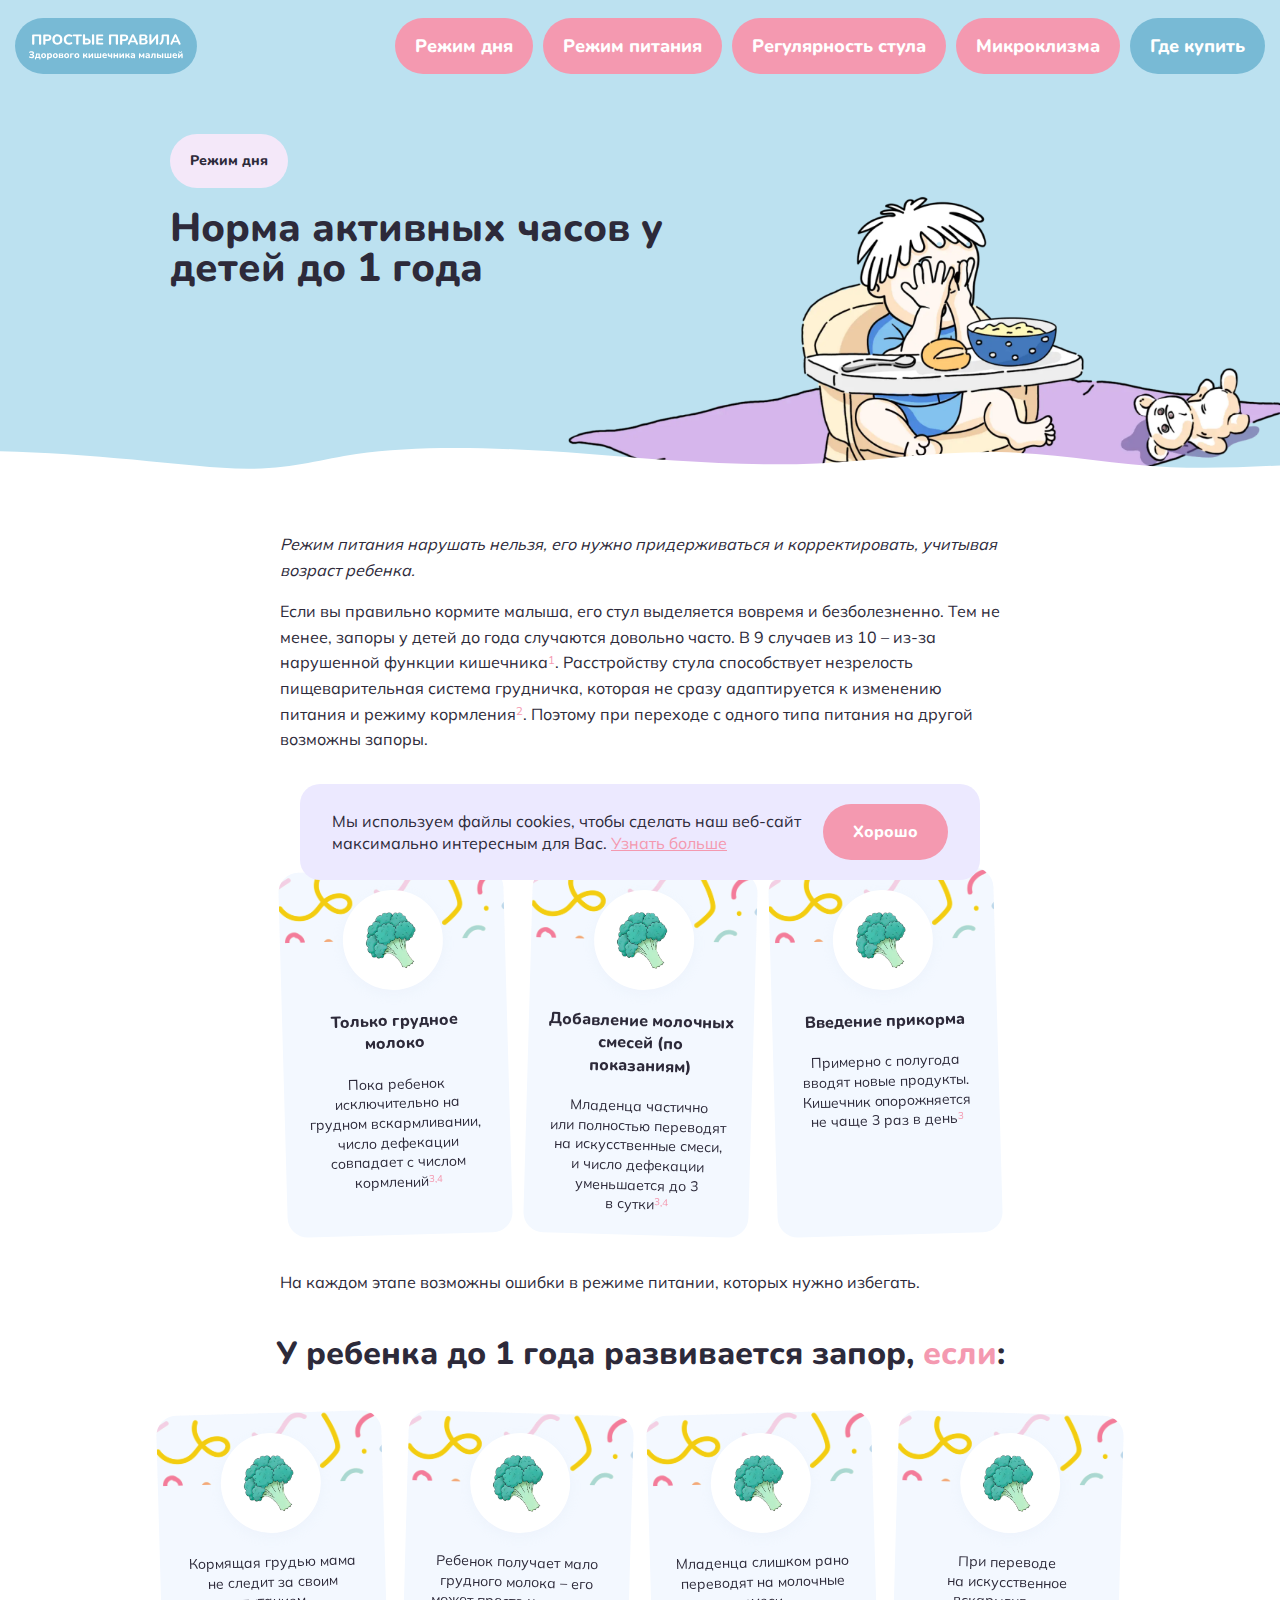
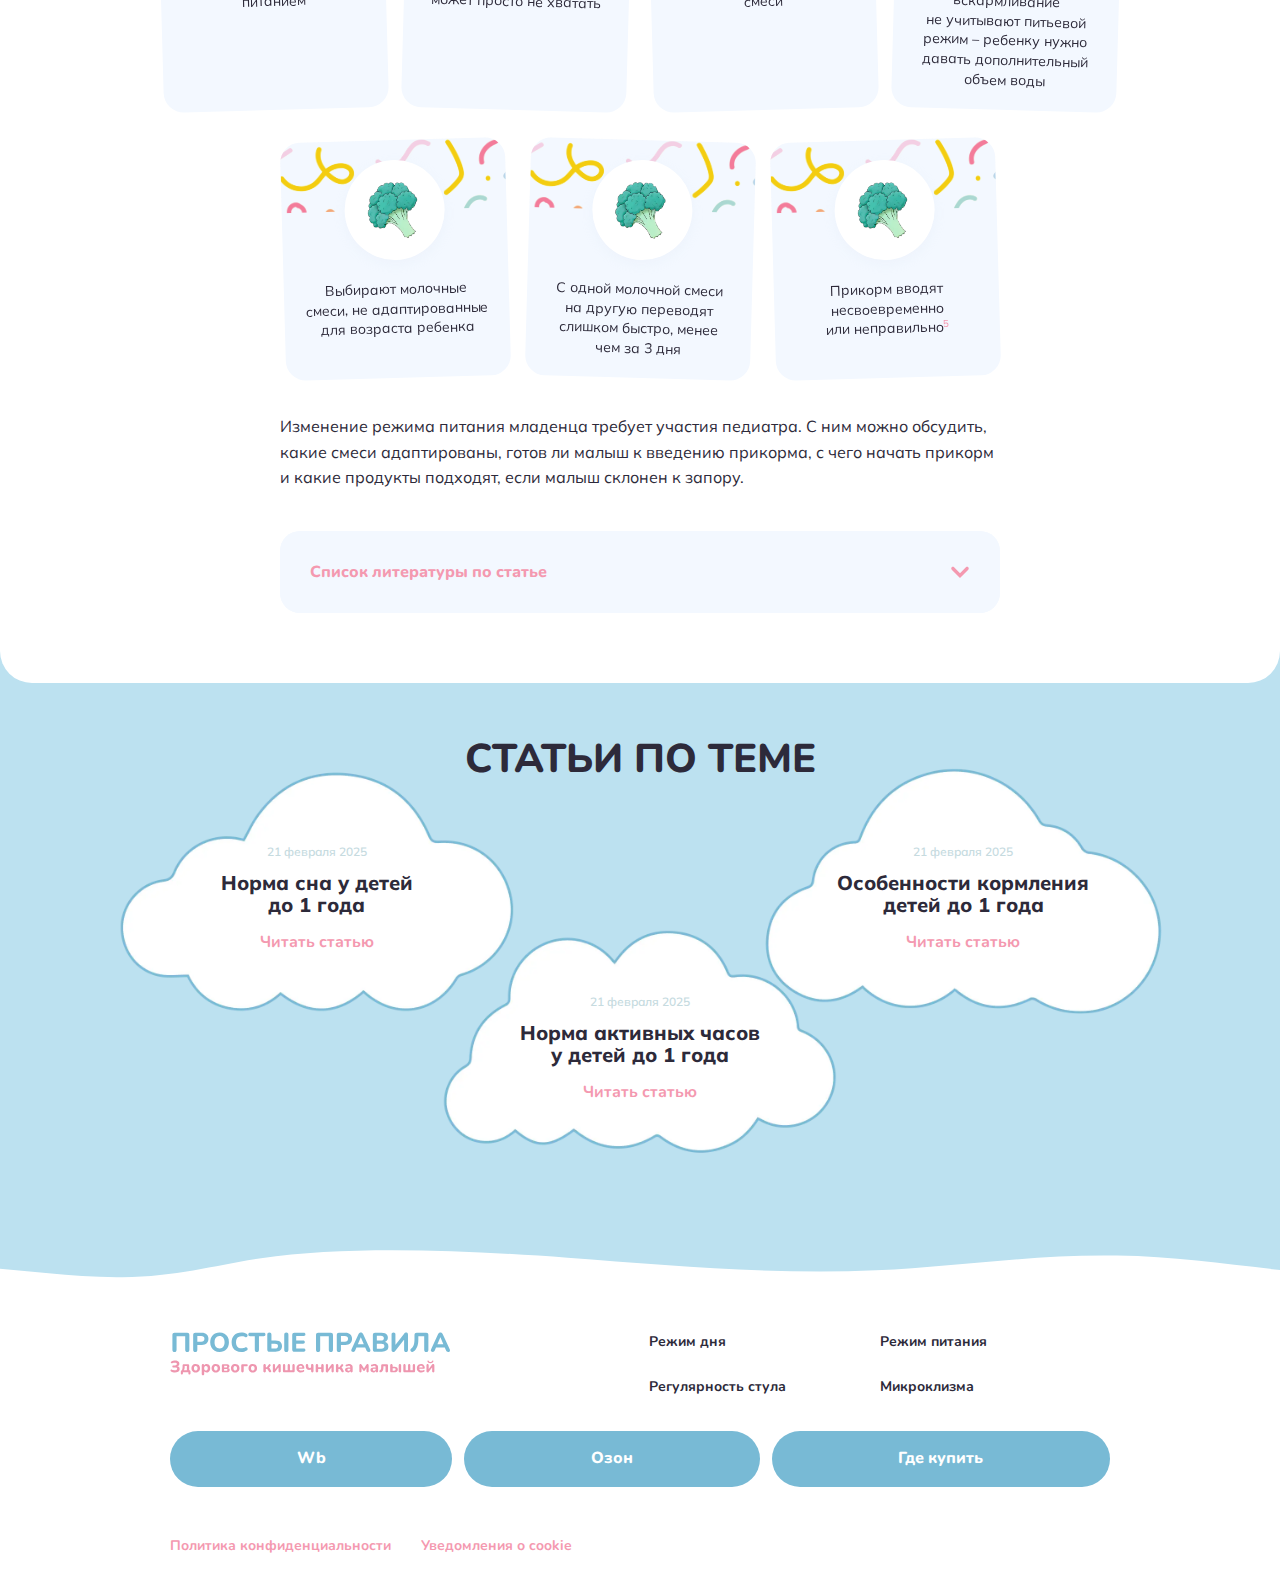
<file: article-2.html>
<!DOCTYPE html>
<html lang="ru">
  <head>
    <meta charset="UTF-8">
    <meta http-equiv="X-UA-Compatible" content="IE=edge">
    <meta name="viewport" content="width=device-width, initial-scale=1.0">
    <meta name="theme-color" content="#F7FAFF">
    <link rel="icon" href="./img/content/favicon.svg">
    <link rel="mask-icon" href="./img/content/favicon.svg" color="#F7FAFF">
    <link rel="apple-touch-icon" sizes="152x152" href="./img/content/touch-icon-ipad.png">
    <link rel="apple-touch-icon" sizes="167x167" href="./img/content/touch-icon-ipad-pro.png">
    <link rel="apple-touch-icon" sizes="180x180" href="./img/content/touch-icon-iphone-retina.png">
    <title>Норма активных часов у детей до 1 года</title>
    <link rel="stylesheet" href="./css/style.min.css">
    <script src="./js/script.min.js" defer></script>
  </head>

  <body>
    <div class="wrapper">
      <header class="header">
        <div class="container">
          <div class="header__body">
            <!-- у ссылки разные параметры на главной и внутренних -->
            <a class="logo logo_header" href="./index.html">
              <img class="logo__img" src="./img/content/logo-1.svg" alt="Микролакс">
            </a>
            <nav class="menu">
              <!-- у ссылок разные параметры на главной и внутренних -->
              <ul class="menu__list _nav-menu">
                <li class="menu__item">
                  <a class="menu__link" href="./index.html#category-1">
                    <figure class="menu__icon-box">
                      <picture><source srcset="./img/content/art/menu-1.webp" type="image/webp"><img class="menu__icon" src="./img/content/art/menu-1.png" alt="Режим дня"></picture>
                    </figure>
                    Режим дня
                  </a>
                </li>
                <li class="menu__item">
                  <a class="menu__link" href="./index.html#category-2">
                    <figure class="menu__icon-box">
                      <picture><source srcset="./img/content/art/menu-2.webp" type="image/webp"><img class="menu__icon" src="./img/content/art/menu-2.png" alt="Режим питания"></picture>
                    </figure>
                    Режим питания
                  </a>
                </li>
                <li class="menu__item">
                  <a class="menu__link" href="./index.html#category-3">
                    <figure class="menu__icon-box">
                      <picture><source srcset="./img/content/art/menu-3.webp" type="image/webp"><img class="menu__icon" src="./img/content/art/menu-3.png" alt="Регулярность стула"></picture>
                    </figure>
                    Регулярность стула
                  </a>
                </li>
                <li class="menu__item">
                  <a class="menu__link" href="./index.html#category-4">
                    <figure class="menu__icon-box">
                      <picture><source srcset="./img/content/art/menu-4.webp" type="image/webp"><img class="menu__icon" src="./img/content/art/menu-4.png" alt="Микроклизма"></picture>
                    </figure>
                    Микроклизма
                  </a>
                </li>
              </ul>
              <ul class="menu__list _help-menu">
                <li class="menu__item">
                  <a class="menu__link menu__link_btn" href="#" target="_blank">Где купить</a>
                </li>
              </ul>
            </nav>
          </div>
        </div>
      </header>

      <main class="page">
        <article class="article">
          <div class="heading">
            <div class="container">
              <div class="heading__body">
                <div class="heading__content">
                  <h1 class="heading__title _h2">Норма активных часов у детей до 1 года</h1>
                  <span class="heading__tag">Режим дня</span>
                </div>
                <figure class="heading__img-box">
                  <picture><source srcset="./img/content/art/art-2.webp" type="image/webp"><img class="heading__img" src="./img/content/art/art-2.png" alt="Превью статьи"></picture>
                </figure>
              </div>
            </div>
          </div>
          <div class="article__main">
            <div class="container">
              <div class="article__body">
                <div class="article__inner">
                  <p>
                    <i>
                      Режим питания нарушать нельзя, его нужно придерживаться и корректировать, учитывая
                      возраст ребенка.
                    </i>
                  </p>
                  <p>
                    Если вы правильно кормите малыша, его стул выделяется вовремя и безболезненно. Тем не
                    менее, запоры у детей до года случаются довольно часто. В 9 случаев из 10 – из-за
                    нарушенной функции кишечника<sup>1</sup>. Расстройству стула способствует незрелость
                    пищеварительная система грудничка, которая не сразу адаптируется к изменению питания и
                    режиму кормления<sup>2</sup>. Поэтому при переходе с одного типа питания на другой
                    возможны запоры.
                  </p>
                  <h2>Питание ребенка до года меняется:</h2>
                  <div class="article__box">
                    <div class="cards">
                      <div class="cards__item">
                        <figure class="cards__img-box">
                          <picture><source srcset="./img/content/art/icon-1.webp" type="image/webp"><img class="cards__img" src="./img/content/art/icon-1.png" alt="Только грудное молоко"></picture>
                        </figure>
                        <div class="cards__content">
                          <h4 class="cards__title">Только грудное молоко</h4>
                          <p class="cards__text">
                            Пока ребенок исключительно на грудном вскармливании,  число дефекации
                            совпадает с числом кормлений<sup>3,4</sup>
                          </p>
                        </div>
                      </div>
                      <div class="cards__item">
                        <figure class="cards__img-box">
                          <picture><source srcset="./img/content/art/icon-1.webp" type="image/webp"><img class="cards__img" src="./img/content/art/icon-1.png" alt="Добавление молочных смесей (по показаниям)"></picture>
                        </figure>
                        <div class="cards__content">
                          <h4 class="cards__title">Добавление молочных смесей (по показаниям)</h4>
                          <p class="cards__text">
                            Младенца частично или полностью переводят на искусственные смеси, и число
                            дефекации уменьшается до 3 в сутки<sup>3,4</sup>
                          </p>
                        </div>
                      </div>
                      <div class="cards__item">
                        <figure class="cards__img-box">
                          <picture><source srcset="./img/content/art/icon-1.webp" type="image/webp"><img class="cards__img" src="./img/content/art/icon-1.png" alt="Введение прикорма"></picture>
                        </figure>
                        <div class="cards__content">
                          <h4 class="cards__title">Введение прикорма</h4>
                          <p class="cards__text">
                            Примерно с полугода вводят новые продукты. Кишечник опорожняется не чаще 3 раз
                            в день<sup>3</sup>
                          </p>
                        </div>
                      </div>
                    </div>
                  </div>
                  <p>На каждом этапе возможны ошибки в режиме питании, которых нужно избегать.</p>
                  <h2>У ребенка до 1 года развивается запор, <b>если</b>:</h2>
                  <div class="article__box">
                    <div class="cards">
                      <div class="cards__item">
                        <figure class="cards__img-box">
                          <picture><source srcset="./img/content/art/icon-1.webp" type="image/webp"><img class="cards__img" src="./img/content/art/icon-1.png" alt="image"></picture>
                        </figure>
                        <div class="cards__content">
                          <p class="cards__text">Кормящая грудью мама не следит за своим питанием</p>
                        </div>
                      </div>
                      <div class="cards__item">
                        <figure class="cards__img-box">
                          <picture><source srcset="./img/content/art/icon-1.webp" type="image/webp"><img class="cards__img" src="./img/content/art/icon-1.png" alt="image"></picture>
                        </figure>
                        <div class="cards__content">
                          <p class="cards__text">
                            Ребенок получает мало грудного молока – его может просто не хватать
                          </p>
                        </div>
                      </div>
                      <div class="cards__item">
                        <figure class="cards__img-box">
                          <picture><source srcset="./img/content/art/icon-1.webp" type="image/webp"><img class="cards__img" src="./img/content/art/icon-1.png" alt="image"></picture>
                        </figure>
                        <div class="cards__content">
                          <p class="cards__text">Младенца слишком рано переводят на молочные смеси</p>
                        </div>
                      </div>
                      <div class="cards__item">
                        <figure class="cards__img-box">
                          <picture><source srcset="./img/content/art/icon-1.webp" type="image/webp"><img class="cards__img" src="./img/content/art/icon-1.png" alt="image"></picture>
                        </figure>
                        <div class="cards__content">
                          <p class="cards__text">
                            При переводе на искусственное вскармливание не учитывают питьевой режим –
                            ребенку нужно давать дополнительный объем воды
                          </p>
                        </div>
                      </div>
                      <div class="cards__item">
                        <figure class="cards__img-box">
                          <picture><source srcset="./img/content/art/icon-1.webp" type="image/webp"><img class="cards__img" src="./img/content/art/icon-1.png" alt="image"></picture>
                        </figure>
                        <div class="cards__content">
                          <p class="cards__text">
                            Выбирают молочные смеси, не адаптированные для возраста ребенка
                          </p>
                        </div>
                      </div>
                      <div class="cards__item">
                        <figure class="cards__img-box">
                          <picture><source srcset="./img/content/art/icon-1.webp" type="image/webp"><img class="cards__img" src="./img/content/art/icon-1.png" alt="image"></picture>
                        </figure>
                        <div class="cards__content">
                          <p class="cards__text">
                            С одной молочной смеси на другую переводят слишком быстро, менее чем за 3 дня
                          </p>
                        </div>
                      </div>
                      <div class="cards__item">
                        <figure class="cards__img-box">
                          <picture><source srcset="./img/content/art/icon-1.webp" type="image/webp"><img class="cards__img" src="./img/content/art/icon-1.png" alt="image"></picture>
                        </figure>
                        <div class="cards__content">
                          <p class="cards__text">
                            Прикорм вводят несвоевременно или неправильно<sup>5</sup>
                          </p>
                        </div>
                      </div>
                    </div>
                  </div>
                  <p>
                    Изменение режима питания младенца требует участия педиатра. С ним можно обсудить,
                    какие смеси адаптированы, готов ли малыш к введению прикорма, с чего начать прикорм
                    и какие продукты подходят, если малыш склонен к запору.
                  </p>
                </div>
                <div class="spollers" data-spollers>
                  <details class="spollers__item">
                    <summary class="spollers__title">
                      Список литературы по статье
                      <svg viewBox="0 0 24 24" fill="none" xmlns="http://www.w3.org/2000/svg">
                        <path fill-rule="evenodd" clip-rule="evenodd" d="M2.08579 6.33579C2.86683 5.55474 4.13317 5.55474 4.91421 6.33579L12 13.4216L19.0858 6.33579C19.8668 5.55474 21.1332 5.55474 21.9142 6.33579C22.6953 7.11683 22.6953 8.38317 21.9142 9.16421L12 19.0784L2.08579 9.16421C1.30474 8.38317 1.30474 7.11683 2.08579 6.33579Z" fill="#FF9AB3"/>
                      </svg>
                    </summary>
                    <div class="spollers__inner">
                      <ol>
                        <li>
                          Богданова Н.М. Функциональный запор у детей раннего возраста: причины развития, критерии
                          диагностики и тактика ведения. Медицинский совет. 2018; (17):  150-155. URL:
                          <a href="https://www.med-sovet.pro/jour/article/viewFile/2712/2668" target="_blank">
                            https://www.med-sovet.pro/jour/article/viewFile/2712/2668
                          </a>
                        </li>
                        <li>
                          Хавкин А.И., Файзуллина Р.А., Бельмер С.В., Волынец Г.В., Гурова М.М., Звягин А.А., Корниенко
                          Е.А., Новикова В.П., Печкуров Д.В., Приворотский В.Ф., Тяжева А.А., Эрдес С.И. Диагностика и
                          лечение функциональных запоров у детей (фрагмент Проекта клинических рекомендаций по диагностике
                          и лечению функциональных заболеваний органов пищеварения у детей Российского общества детских
                          гастроэнтерологов, гепатологов и нутрициологов) 2020;2: 60-58. URL:
                          <a href="https://pharmateca.ru/archive/article/38849" target="_blank">
                            https://pharmateca.ru/archive/article/38849
                          </a>
                        </li>
                        <li>
                          Корниенко Е.А. Функциональные запоры у детей. Фарматека. 2011; 1 (214): 23-28. URL:
                          <a
                            href="https://new.pharmateca.ru/articles/Funkcionalnye-zapory-u-detei-210Ka.html"
                            target="_blank"
                          >
                            https://new.pharmateca.ru/articles/Funkcionalnye-zapory-u-detei-210Ka.html
                          </a>
                        </li>
                      </ol>
                    </div>
                  </details>
                </div>
                <a class="article__back btn btn_main" href="./index.html">Вернуться на главную</a>
              </div>
            </div>
          </div>
        </article>
        <section class="related">
          <div class="container">
            <div class="related__body">
              <div class="related__head">
                <h2 class="related__title _h2">Статьи по теме</h2>
              </div>
              <div class="related__items">
                <div class="related__grid">
                  <article class="article-card">
                    <div class="article-card__content">
                      <a class="article-card__link" href="./article-1.html">Читать статью</a>
                      <time class="article-card__date" datetime="2024-04-24 19:00">
                        21 февраля 2025
                      </time>
                      <h4 class="article-card__title">Норма сна у детей до 1 года</h4>
                      <p class="article-card__text">
                        Для здоровья ЖКТ с первых дней жизни важно обеспечить регулярность всех
                        физиологических процессов организма.
                      </p>
                    </div>
                  </article>
                  <article class="article-card">
                    <div class="article-card__content">
                      <a class="article-card__link" href="./article-2.html">Читать статью</a>
                      <time class="article-card__date" datetime="2024-04-24 19:00">
                        21 февраля 2025
                      </time>
                      <h4 class="article-card__title">
                        Норма активных часов у детей до 1 года
                      </h4>
                      <p class="article-card__text">
                        Для здоровья ЖКТ с первых дней жизни важно обеспечить регулярность всех
                        физиологических процессов организма.
                      </p>
                    </div>
                  </article>
                  <article class="article-card">
                    <div class="article-card__content">
                      <a class="article-card__link" href="./article-3.html">Читать статью</a>
                      <time class="article-card__date" datetime="2024-04-24 19:00">
                        21 февраля 2025
                      </time>
                      <h4 class="article-card__title">Особенности кормления детей до 1 года</h4>
                      <p class="article-card__text">
                        Для здоровья ЖКТ с первых дней жизни важно обеспечить регулярность всех
                        физиологических процессов организма.
                      </p>
                    </div>
                  </article>
                </div>
              </div>
            </div>
          </div>
        </section>
      </main>

      <footer class="footer">
        <div class="container">
          <div class="footer__body">
            <div class="footer__main">
              <div class="footer__box">
                <!-- у ссылки разные параметры на главной и внутренних -->
                <a class="logo logo_footer" href="./index.html">
                  <img class="logo__img" src="./img/content/logo-2.svg" alt="Микролакс">
                </a>
              </div>
              <div class="footer__box footer__box_menu">
                <!-- у ссылок разные параметры на главной и внутренних -->
                <ul class="footer-menu">
                  <li class="footer-menu__item">
                    <a class="footer-menu__link" href="./index.html#category-1">Режим дня</a>
                  </li>
                  <li class="footer-menu__item">
                    <a class="footer-menu__link" href="./index.html#category-2">Режим питания</a>
                  </li>
                  <li class="footer-menu__item">
                    <a class="footer-menu__link" href="./index.html#category-3">Регулярность стула</a>
                  </li>
                  <li class="footer-menu__item">
                    <a class="footer-menu__link" href="./index.html#category-4">Микроклизма</a>
                  </li>
                </ul>
              </div>
              <div class="footer__box">
                <ul class="footer-shop">
                  <li class="footer-shop__item">
                    <a class="footer-shop__link btn btn_secondary-1" href="#" target="_blank">Wb</a>
                  </li>
                  <li class="footer-shop__item">
                    <a class="footer-shop__link btn btn_secondary-1" href="#" target="_blank">Озон</a>
                  </li>
                  <li class="footer-shop__item">
                    <a class="footer-shop__link btn btn_secondary-1" href="#" target="_blank">Где купить</a>
                  </li>
                </ul>
              </div>
            </div>
            <div class="footer__info">
              <ul class="footer-info">
                <li class="footer-info__item">
                  <a class="footer-info__link" href="./files/Privacy_policy.pdf.pdf" target="_blank">
                    Политика конфиденциальности
                  </a>
                </li>
                <li class="footer-info__item">
                  <a class="footer-info__link" href="./files/Cookie_notification.pdf" target="_blank">
                    Уведомления о cookie
                  </a>
                </li>
              </ul>
            </div>
          </div>
        </div>
      </footer>
    </div>

    <div class="cookie">
      <p class="cookie__text">
        Мы используем файлы cookies, чтобы сделать наш веб-сайт максимально интересным для Вас.
        <a href="./files/Cookie_notification.pdf" target="_blank">Узнать больше</a>
      </p>
      <button
        class="cookie__btn btn btn_main"
        type="button"
        aria-label="Принять файлы cookie"
        title="Принять файлы cookie"
      >
        Хорошо
      </button>
    </div>
  </body>
</html>
</file>
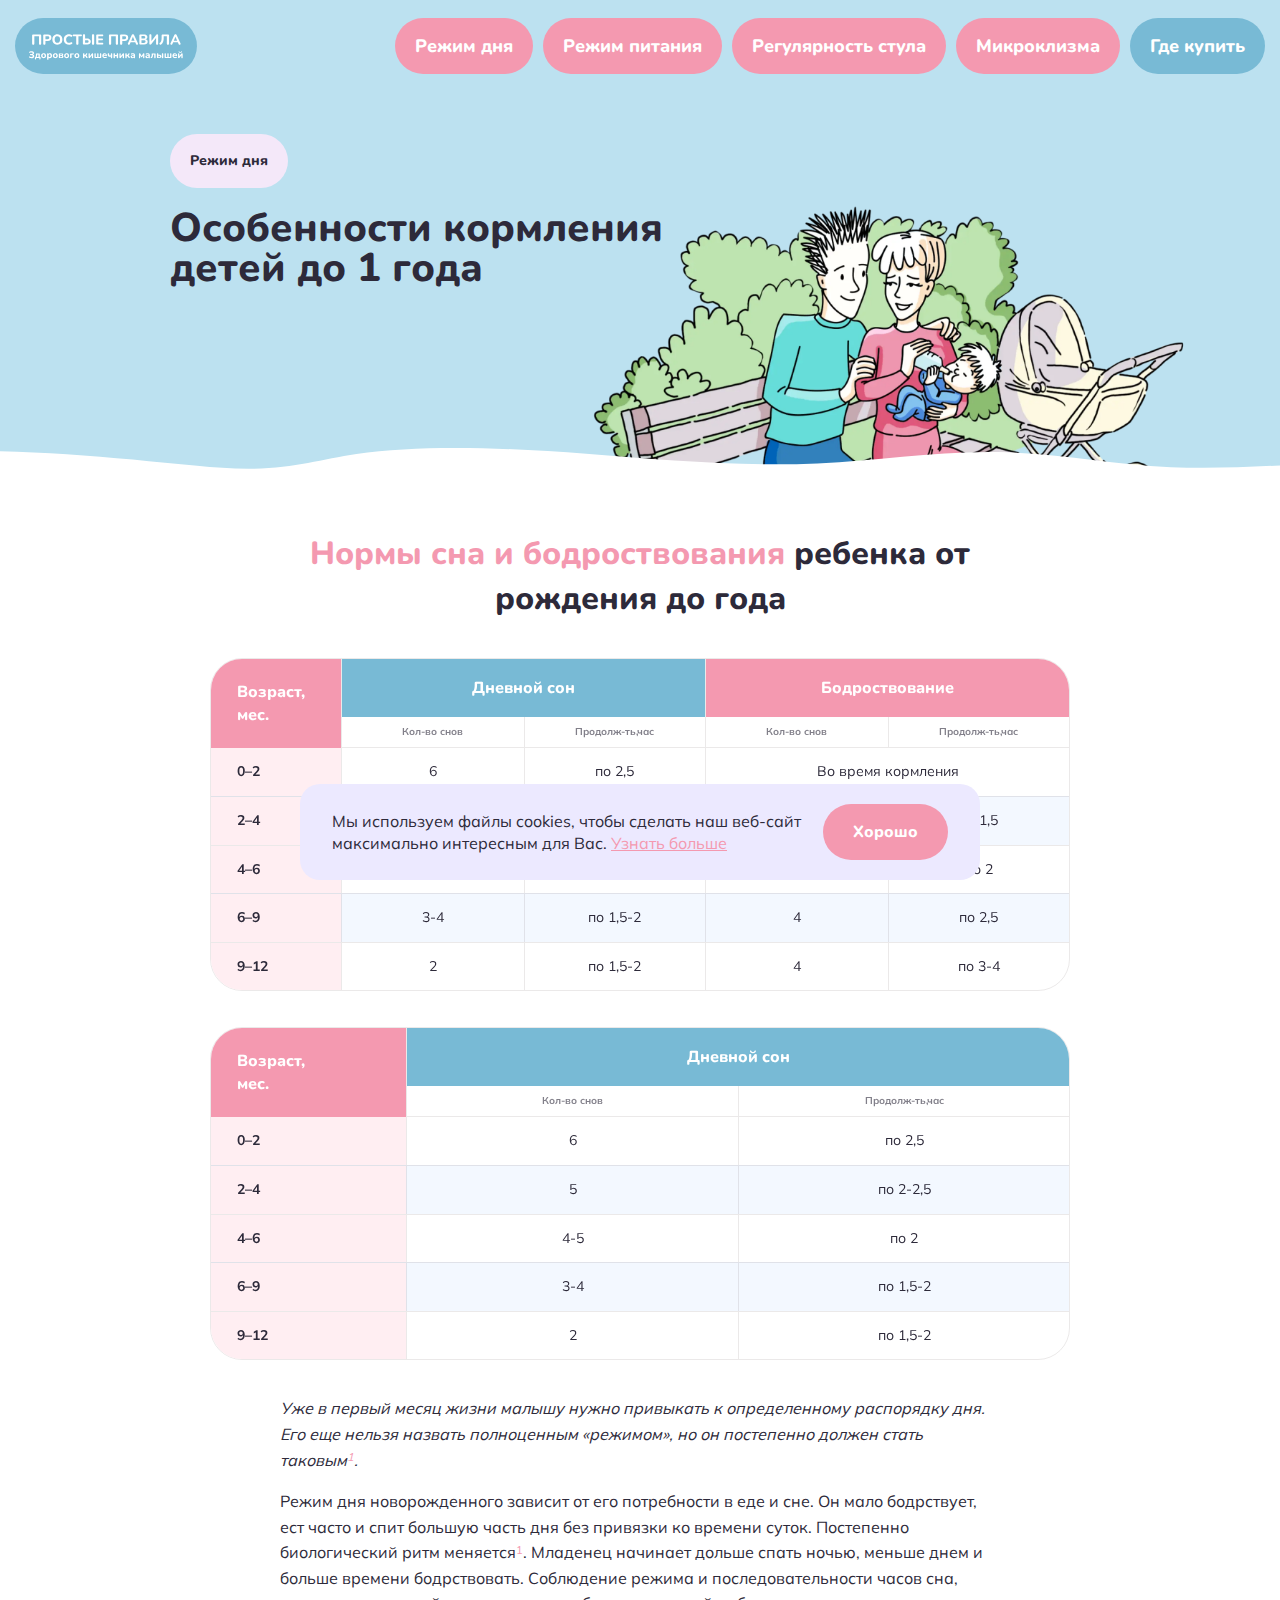
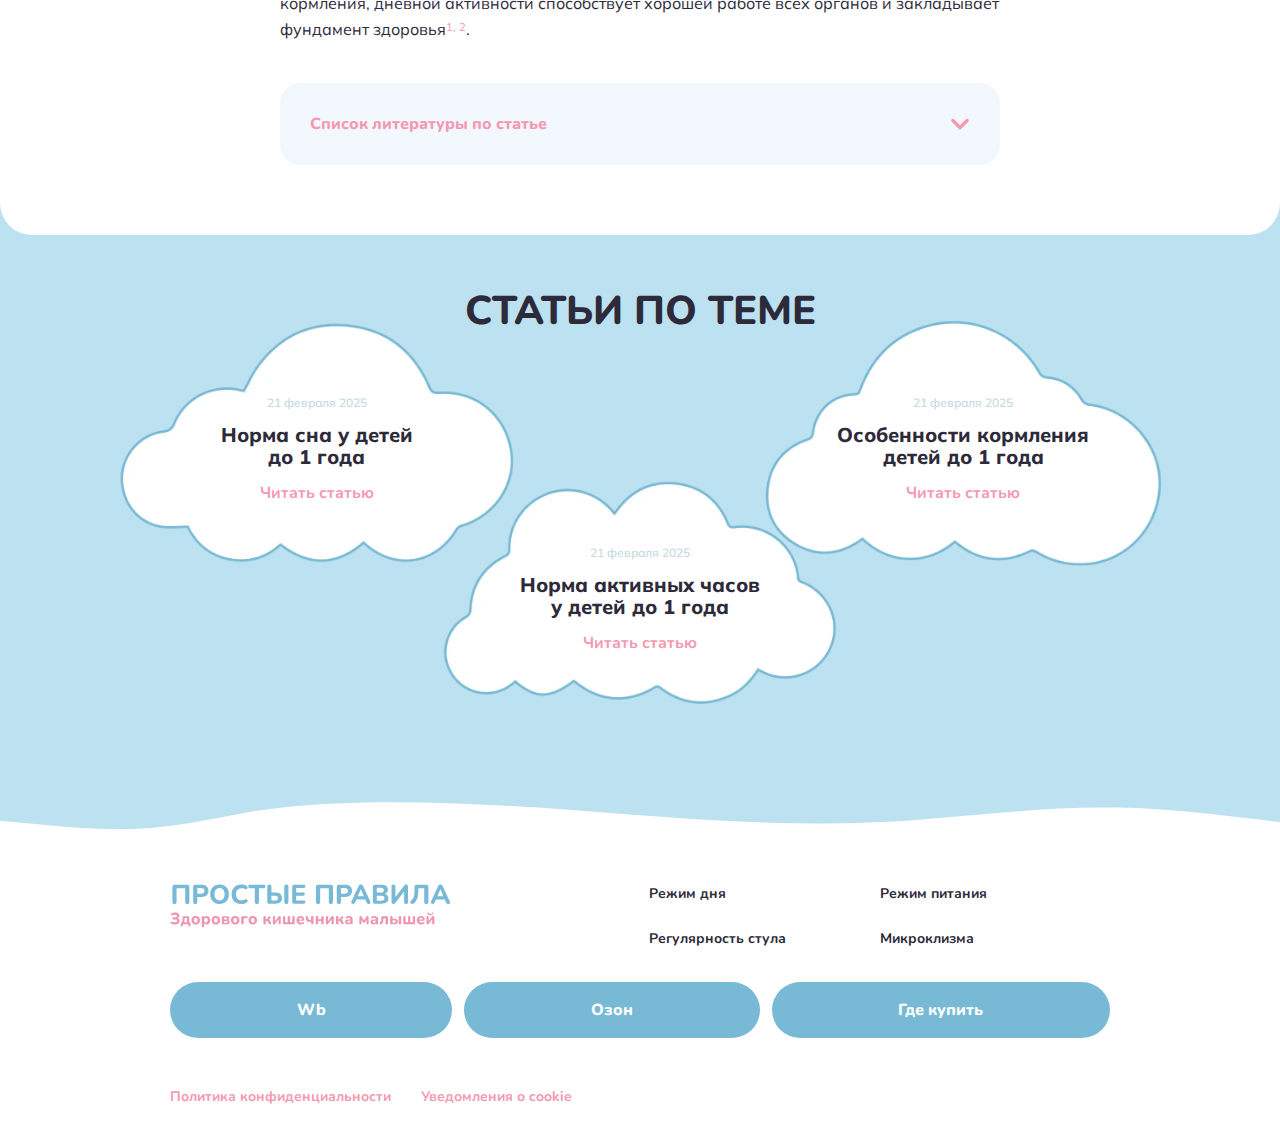
<file: article-3.html>
<!DOCTYPE html>
<html lang="ru">
  <head>
    <meta charset="UTF-8">
    <meta http-equiv="X-UA-Compatible" content="IE=edge">
    <meta name="viewport" content="width=device-width, initial-scale=1.0">
    <meta name="theme-color" content="#F7FAFF">
    <link rel="icon" href="./img/content/favicon.svg">
    <link rel="mask-icon" href="./img/content/favicon.svg" color="#F7FAFF">
    <link rel="apple-touch-icon" sizes="152x152" href="./img/content/touch-icon-ipad.png">
    <link rel="apple-touch-icon" sizes="167x167" href="./img/content/touch-icon-ipad-pro.png">
    <link rel="apple-touch-icon" sizes="180x180" href="./img/content/touch-icon-iphone-retina.png">
    <title>Особенности кормления детей до 1 года</title>
    <link rel="stylesheet" href="./css/style.min.css">
    <script src="./js/script.min.js" defer></script>
  </head>

  <body>
    <div class="wrapper">
      <header class="header">
        <div class="container">
          <div class="header__body">
            <!-- у ссылки разные параметры на главной и внутренних -->
            <a class="logo logo_header" href="./index.html">
              <img class="logo__img" src="./img/content/logo-1.svg" alt="Микролакс">
            </a>
            <nav class="menu">
              <!-- у ссылок разные параметры на главной и внутренних -->
              <ul class="menu__list _nav-menu">
                <li class="menu__item">
                  <a class="menu__link" href="./index.html#category-1">
                    <figure class="menu__icon-box">
                      <picture><source srcset="./img/content/art/menu-1.webp" type="image/webp"><img class="menu__icon" src="./img/content/art/menu-1.png" alt="Режим дня"></picture>
                    </figure>
                    Режим дня
                  </a>
                </li>
                <li class="menu__item">
                  <a class="menu__link" href="./index.html#category-2">
                    <figure class="menu__icon-box">
                      <picture><source srcset="./img/content/art/menu-2.webp" type="image/webp"><img class="menu__icon" src="./img/content/art/menu-2.png" alt="Режим питания"></picture>
                    </figure>
                    Режим питания
                  </a>
                </li>
                <li class="menu__item">
                  <a class="menu__link" href="./index.html#category-3">
                    <figure class="menu__icon-box">
                      <picture><source srcset="./img/content/art/menu-3.webp" type="image/webp"><img class="menu__icon" src="./img/content/art/menu-3.png" alt="Регулярность стула"></picture>
                    </figure>
                    Регулярность стула
                  </a>
                </li>
                <li class="menu__item">
                  <a class="menu__link" href="./index.html#category-4">
                    <figure class="menu__icon-box">
                      <picture><source srcset="./img/content/art/menu-4.webp" type="image/webp"><img class="menu__icon" src="./img/content/art/menu-4.png" alt="Микроклизма"></picture>
                    </figure>
                    Микроклизма
                  </a>
                </li>
              </ul>
              <ul class="menu__list _help-menu">
                <li class="menu__item">
                  <a class="menu__link menu__link_btn" href="#" target="_blank">Где купить</a>
                </li>
              </ul>
            </nav>
          </div>
        </div>
      </header>

      <main class="page">
        <article class="article">
          <div class="heading">
            <div class="container">
              <div class="heading__body">
                <div class="heading__content">
                  <h1 class="heading__title _h2">Особенности кормления детей до 1 года</h1>
                  <span class="heading__tag">Режим дня</span>
                </div>
                <figure class="heading__img-box">
                  <picture><source srcset="./img/content/art/art-3.webp" type="image/webp"><img class="heading__img" src="./img/content/art/art-3.png" alt="Превью статьи"></picture>
                </figure>
              </div>
            </div>
          </div>
          <div class="article__main">
            <div class="container">
              <div class="article__body">
                <div class="article__inner">
                  <h2><b>Нормы сна и бодроствования</b> ребенка от рождения до года</h2>
                  <div class="article__box">
                    <div class="table-slider">
                      <div class="table-slider__items">
                        <div class="table-slider__item">
                          <div class="table-2">
                            <div class="table-2__head">
                              <div class="table-2__head-cell">
                                <div class="table-2__title">
                                  Возраст, <br>
                                  мес.
                                </div>
                              </div>
                              <div class="table-2__head-cell table-2__head-cell_grid">
                                <div class="table-2__title">Дневной сон</div>
                                <div class="table-2__subhead">
                                  <div class="table-2__subhead-cell">Кол-во снов</div>
                                  <div class="table-2__subhead-cell">Продолж-ть,час</div>
                                </div>
                              </div>
                              <div class="table-2__head-cell table-2__head-cell_grid">
                                <div class="table-2__title">Бодроствование</div>
                                <div class="table-2__subhead">
                                  <div class="table-2__subhead-cell">Кол-во снов</div>
                                  <div class="table-2__subhead-cell">Продолж-ть,час</div>
                                </div>
                              </div>
                            </div>
                            <div class="table-2__row">
                              <div class="table-2__cell">0–2</div>
                              <div class="table-2__cell table-2__cell_col-2 table-2__cell_row">
                                <div class="table-2__subcell">6 <span>раз</span></div>
                                <div class="table-2__subcell">по 2,5 <span>часа</span></div>
                              </div>
                              <div class="table-2__cell table-2__cell_col-2">Во время кормления</div>
                            </div>
                            <div class="table-2__row">
                              <div class="table-2__cell">2–4</div>
                              <div class="table-2__cell table-2__cell_col-2 table-2__cell_row">
                                <div class="table-2__subcell">5 <span>раз</span></div>
                                <div class="table-2__subcell">по 2-2,5 <span>часа</span></div>
                              </div>
                              <div class="table-2__cell table-2__cell_col-2 table-2__cell_row">
                                <div class="table-2__subcell">4 <span>раза</span></div>
                                <div class="table-2__subcell">по 1,5 <span>часа</span></div>
                              </div>
                            </div>
                            <div class="table-2__row">
                              <div class="table-2__cell">4–6</div>
                              <div class="table-2__cell table-2__cell_col-2 table-2__cell_row">
                                <div class="table-2__subcell">4-5 <span>раз</span></div>
                                <div class="table-2__subcell">по 2 <span>часа</span></div>
                              </div>
                              <div class="table-2__cell table-2__cell_col-2 table-2__cell_row">
                                <div class="table-2__subcell">4 <span>раза</span></div>
                                <div class="table-2__subcell">по 2 <span>часа</span></div>
                              </div>
                            </div>
                            <div class="table-2__row">
                              <div class="table-2__cell">6–9</div>
                              <div class="table-2__cell table-2__cell_col-2 table-2__cell_row">
                                <div class="table-2__subcell">3-4 <span>раза</span></div>
                                <div class="table-2__subcell">по 1,5-2 <span>часа</span></div>
                              </div>
                              <div class="table-2__cell table-2__cell_col-2 table-2__cell_row">
                                <div class="table-2__subcell">4 <span>раза</span></div>
                                <div class="table-2__subcell">по 2,5 <span>часа</span></div>
                              </div>
                            </div>
                            <div class="table-2__row">
                              <div class="table-2__cell">9–12</div>
                              <div class="table-2__cell table-2__cell_col-2 table-2__cell_row">
                                <div class="table-2__subcell">2 <span>раза</span></div>
                                <div class="table-2__subcell">по 1,5-2 <span>часа</span></div>
                              </div>
                              <div class="table-2__cell table-2__cell_col-2 table-2__cell_row">
                                <div class="table-2__subcell">4 <span>раза</span></div>
                                <div class="table-2__subcell">по 3-4 <span>часа</span></div>
                              </div>
                            </div>
                          </div>
                        </div>
                      </div>
                      <div class="table-slider__scrollbar"></div>
                    </div>
                    <!-- <div class="article__action">
                      <a class="btn btn_main" href="./files/check-list.pdf" target="_blank" download>
                        Скачать PDF чек листа
                      </a>
                    </div> -->
                  </div>
                  <div class="article__box">
                    <div class="table-slider">
                      <div class="table-slider__items">
                        <div class="table-slider__item">
                          <div class="table-2 table-2_small">
                            <div class="table-2__head">
                              <div class="table-2__head-cell">
                                <div class="table-2__title">
                                  Возраст, <br>
                                  мес.
                                </div>
                              </div>
                              <div class="table-2__head-cell table-2__head-cell_grid">
                                <div class="table-2__title">Дневной сон</div>
                                <div class="table-2__subhead">
                                  <div class="table-2__subhead-cell">Кол-во снов</div>
                                  <div class="table-2__subhead-cell">Продолж-ть,час</div>
                                </div>
                              </div>
                            </div>
                            <div class="table-2__row">
                              <div class="table-2__cell">0–2</div>
                              <div class="table-2__cell table-2__cell_col-2 table-2__cell_row">
                                <div class="table-2__subcell">6 <span>раз</span></div>
                                <div class="table-2__subcell">по 2,5 <span>часа</span></div>
                              </div>
                            </div>
                            <div class="table-2__row">
                              <div class="table-2__cell">2–4</div>
                              <div class="table-2__cell table-2__cell_col-2 table-2__cell_row">
                                <div class="table-2__subcell">5 <span>раз</span></div>
                                <div class="table-2__subcell">по 2-2,5 <span>часа</span></div>
                              </div>
                            </div>
                            <div class="table-2__row">
                              <div class="table-2__cell">4–6</div>
                              <div class="table-2__cell table-2__cell_col-2 table-2__cell_row">
                                <div class="table-2__subcell">4-5 <span>раз</span></div>
                                <div class="table-2__subcell">по 2 <span>часа</span></div>
                              </div>
                            </div>
                            <div class="table-2__row">
                              <div class="table-2__cell">6–9</div>
                              <div class="table-2__cell table-2__cell_col-2 table-2__cell_row">
                                <div class="table-2__subcell">3-4 <span>раза</span></div>
                                <div class="table-2__subcell">по 1,5-2 <span>часа</span></div>
                              </div>
                            </div>
                            <div class="table-2__row">
                              <div class="table-2__cell">9–12</div>
                              <div class="table-2__cell table-2__cell_col-2 table-2__cell_row">
                                <div class="table-2__subcell">2 <span>раза</span></div>
                                <div class="table-2__subcell">по 1,5-2 <span>часа</span></div>
                              </div>
                            </div>
                          </div>
                        </div>
                      </div>
                      <div class="table-slider__scrollbar"></div>
                    </div>
                    <!-- <div class="article__action">
                      <a class="btn btn_main" href="./files/check-list.pdf" target="_blank" download>
                        Скачать PDF чек листа
                      </a>
                    </div> -->
                  </div>
                  <p>
                    <i>
                      Уже в первый месяц жизни малышу нужно привыкать к определенному распорядку дня. Его
                      еще нельзя назвать полноценным «режимом», но он постепенно должен стать
                      таковым<sup>1</sup>.
                    </i>
                  </p>
                  <p>
                    Режим дня новорожденного зависит от его потребности в еде и сне. Он мало бодрствует,
                    ест часто и спит большую часть дня без привязки ко времени суток. Постепенно
                    биологический ритм меняется<sup>1</sup>. Младенец начинает дольше спать ночью, меньше
                    днем и больше времени бодрствовать. Соблюдение режима и последовательности часов сна,
                    кормления, дневной активности способствует хорошей работе всех органов и закладывает
                    фундамент здоровья<sup>1, 2</sup>.
                  </p>
                </div>
                <div class="spollers" data-spollers>
                  <details class="spollers__item">
                    <summary class="spollers__title">
                      Список литературы по статье
                      <svg viewBox="0 0 24 24" fill="none" xmlns="http://www.w3.org/2000/svg">
                        <path fill-rule="evenodd" clip-rule="evenodd" d="M2.08579 6.33579C2.86683 5.55474 4.13317 5.55474 4.91421 6.33579L12 13.4216L19.0858 6.33579C19.8668 5.55474 21.1332 5.55474 21.9142 6.33579C22.6953 7.11683 22.6953 8.38317 21.9142 9.16421L12 19.0784L2.08579 9.16421C1.30474 8.38317 1.30474 7.11683 2.08579 6.33579Z" fill="#FF9AB3"/>
                      </svg>
                    </summary>
                    <div class="spollers__inner">
                      <ol>
                        <li>
                          Богданова Н.М. Функциональный запор у детей раннего возраста: причины развития, критерии
                          диагностики и тактика ведения. Медицинский совет. 2018; (17):  150-155. URL:
                          <a href="https://www.med-sovet.pro/jour/article/viewFile/2712/2668" target="_blank">
                            https://www.med-sovet.pro/jour/article/viewFile/2712/2668
                          </a>
                        </li>
                        <li>
                          Хавкин А.И., Файзуллина Р.А., Бельмер С.В., Волынец Г.В., Гурова М.М., Звягин А.А., Корниенко
                          Е.А., Новикова В.П., Печкуров Д.В., Приворотский В.Ф., Тяжева А.А., Эрдес С.И. Диагностика и
                          лечение функциональных запоров у детей (фрагмент Проекта клинических рекомендаций по диагностике
                          и лечению функциональных заболеваний органов пищеварения у детей Российского общества детских
                          гастроэнтерологов, гепатологов и нутрициологов) 2020;2: 60-58. URL:
                          <a href="https://pharmateca.ru/archive/article/38849" target="_blank">
                            https://pharmateca.ru/archive/article/38849
                          </a>
                        </li>
                        <li>
                          Корниенко Е.А. Функциональные запоры у детей. Фарматека. 2011; 1 (214): 23-28. URL:
                          <a
                            href="https://new.pharmateca.ru/articles/Funkcionalnye-zapory-u-detei-210Ka.html"
                            target="_blank"
                          >
                            https://new.pharmateca.ru/articles/Funkcionalnye-zapory-u-detei-210Ka.html
                          </a>
                        </li>
                      </ol>
                    </div>
                  </details>
                </div>
                <a class="article__back btn btn_main" href="./index.html">Вернуться на главную</a>
              </div>
            </div>
          </div>
        </article>
        <section class="related">
          <div class="container">
            <div class="related__body">
              <div class="related__head">
                <h2 class="related__title _h2">Статьи по теме</h2>
              </div>
              <div class="related__items">
                <div class="related__grid">
                  <article class="article-card">
                    <div class="article-card__content">
                      <a class="article-card__link" href="./article-1.html">Читать статью</a>
                      <time class="article-card__date" datetime="2024-04-24 19:00">
                        21 февраля 2025
                      </time>
                      <h4 class="article-card__title">Норма сна у детей до 1 года</h4>
                      <p class="article-card__text">
                        Для здоровья ЖКТ с первых дней жизни важно обеспечить регулярность всех
                        физиологических процессов организма.
                      </p>
                    </div>
                  </article>
                  <article class="article-card">
                    <div class="article-card__content">
                      <a class="article-card__link" href="./article-2.html">Читать статью</a>
                      <time class="article-card__date" datetime="2024-04-24 19:00">
                        21 февраля 2025
                      </time>
                      <h4 class="article-card__title">
                        Норма активных часов у детей до 1 года
                      </h4>
                      <p class="article-card__text">
                        Для здоровья ЖКТ с первых дней жизни важно обеспечить регулярность всех
                        физиологических процессов организма.
                      </p>
                    </div>
                  </article>
                  <article class="article-card">
                    <div class="article-card__content">
                      <a class="article-card__link" href="./article-3.html">Читать статью</a>
                      <time class="article-card__date" datetime="2024-04-24 19:00">
                        21 февраля 2025
                      </time>
                      <h4 class="article-card__title">Особенности кормления детей до 1 года</h4>
                      <p class="article-card__text">
                        Для здоровья ЖКТ с первых дней жизни важно обеспечить регулярность всех
                        физиологических процессов организма.
                      </p>
                    </div>
                  </article>
                </div>
              </div>
            </div>
          </div>
        </section>
      </main>

      <footer class="footer">
        <div class="container">
          <div class="footer__body">
            <div class="footer__main">
              <div class="footer__box">
                <!-- у ссылки разные параметры на главной и внутренних -->
                <a class="logo logo_footer" href="./index.html">
                  <img class="logo__img" src="./img/content/logo-2.svg" alt="Микролакс">
                </a>
              </div>
              <div class="footer__box footer__box_menu">
                <!-- у ссылок разные параметры на главной и внутренних -->
                <ul class="footer-menu">
                  <li class="footer-menu__item">
                    <a class="footer-menu__link" href="./index.html#category-1">Режим дня</a>
                  </li>
                  <li class="footer-menu__item">
                    <a class="footer-menu__link" href="./index.html#category-2">Режим питания</a>
                  </li>
                  <li class="footer-menu__item">
                    <a class="footer-menu__link" href="./index.html#category-3">Регулярность стула</a>
                  </li>
                  <li class="footer-menu__item">
                    <a class="footer-menu__link" href="./index.html#category-4">Микроклизма</a>
                  </li>
                </ul>
              </div>
              <div class="footer__box">
                <ul class="footer-shop">
                  <li class="footer-shop__item">
                    <a class="footer-shop__link btn btn_secondary-1" href="#" target="_blank">Wb</a>
                  </li>
                  <li class="footer-shop__item">
                    <a class="footer-shop__link btn btn_secondary-1" href="#" target="_blank">Озон</a>
                  </li>
                  <li class="footer-shop__item">
                    <a class="footer-shop__link btn btn_secondary-1" href="#" target="_blank">Где купить</a>
                  </li>
                </ul>
              </div>
            </div>
            <div class="footer__info">
              <ul class="footer-info">
                <li class="footer-info__item">
                  <a class="footer-info__link" href="./files/Privacy_policy.pdf.pdf" target="_blank">
                    Политика конфиденциальности
                  </a>
                </li>
                <li class="footer-info__item">
                  <a class="footer-info__link" href="./files/Cookie_notification.pdf" target="_blank">
                    Уведомления о cookie
                  </a>
                </li>
              </ul>
            </div>
          </div>
        </div>
      </footer>
    </div>

    <div class="cookie">
      <p class="cookie__text">
        Мы используем файлы cookies, чтобы сделать наш веб-сайт максимально интересным для Вас.
        <a href="./files/Cookie_notification.pdf" target="_blank">Узнать больше</a>
      </p>
      <button
        class="cookie__btn btn btn_main"
        type="button"
        aria-label="Принять файлы cookie"
        title="Принять файлы cookie"
      >
        Хорошо
      </button>
    </div>
  </body>
</html>
</file>
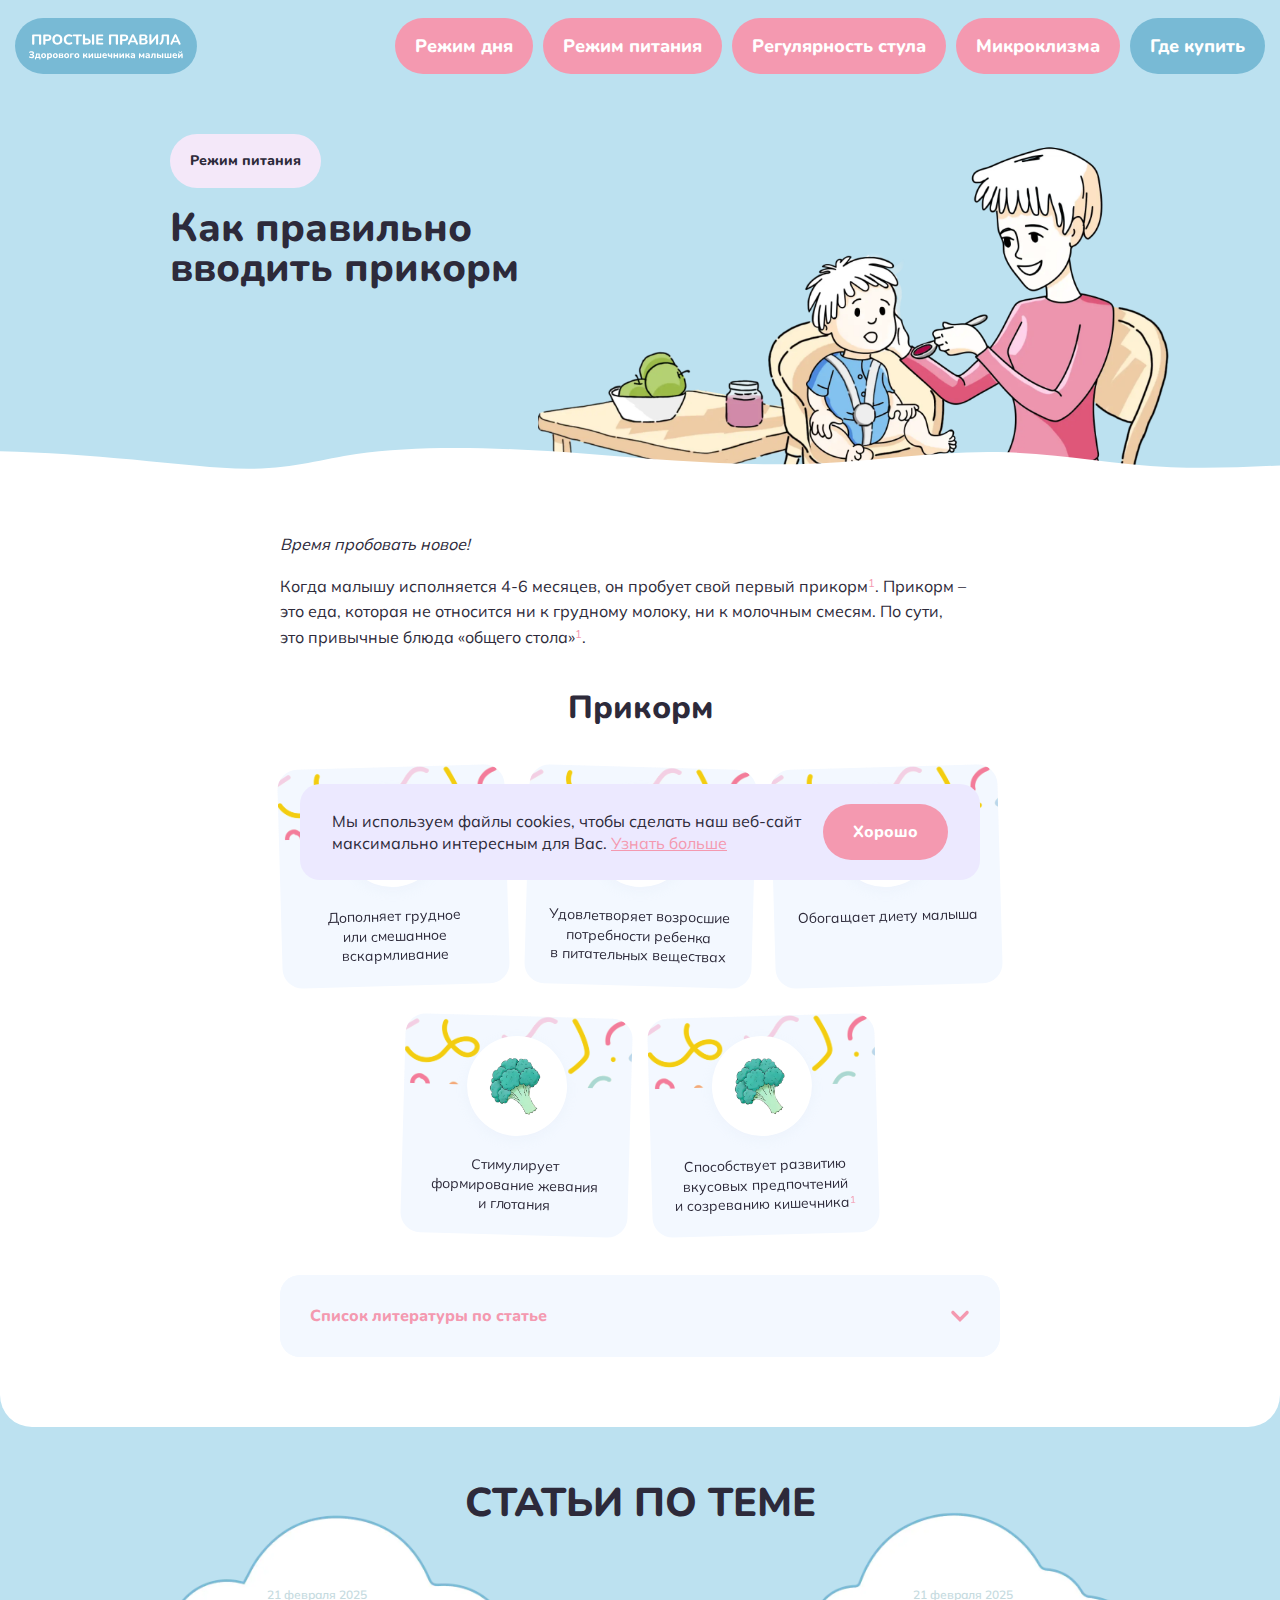
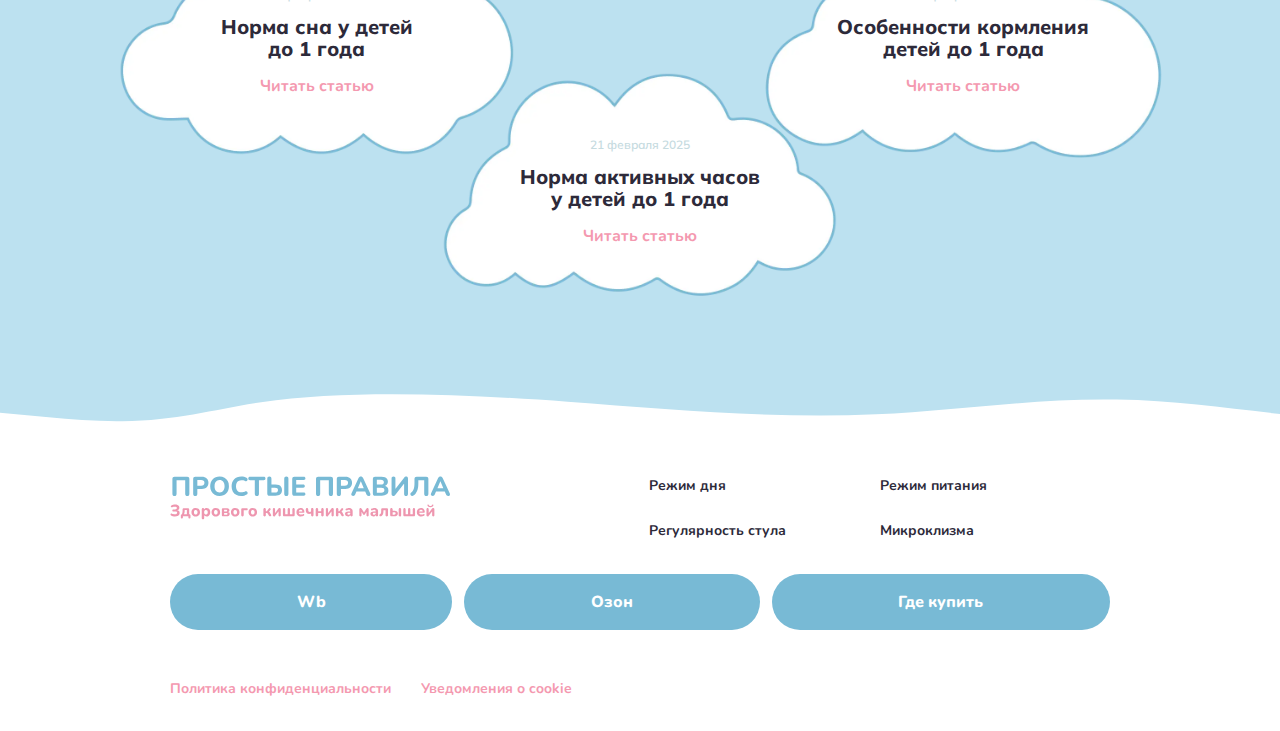
<file: article-4.html>
<!DOCTYPE html>
<html lang="ru">
  <head>
    <meta charset="UTF-8">
    <meta http-equiv="X-UA-Compatible" content="IE=edge">
    <meta name="viewport" content="width=device-width, initial-scale=1.0">
    <meta name="theme-color" content="#F7FAFF">
    <link rel="icon" href="./img/content/favicon.svg">
    <link rel="mask-icon" href="./img/content/favicon.svg" color="#F7FAFF">
    <link rel="apple-touch-icon" sizes="152x152" href="./img/content/touch-icon-ipad.png">
    <link rel="apple-touch-icon" sizes="167x167" href="./img/content/touch-icon-ipad-pro.png">
    <link rel="apple-touch-icon" sizes="180x180" href="./img/content/touch-icon-iphone-retina.png">
    <title>Как правильно вводить прикорм</title>
    <link rel="stylesheet" href="./css/style.min.css">
    <script src="./js/script.min.js" defer></script>
  </head>

  <body>
    <div class="wrapper">
      <header class="header">
        <div class="container">
          <div class="header__body">
            <!-- у ссылки разные параметры на главной и внутренних -->
            <a class="logo logo_header" href="./index.html">
              <img class="logo__img" src="./img/content/logo-1.svg" alt="Микролакс">
            </a>
            <nav class="menu">
              <!-- у ссылок разные параметры на главной и внутренних -->
              <ul class="menu__list _nav-menu">
                <li class="menu__item">
                  <a class="menu__link" href="./index.html#category-1">
                    <figure class="menu__icon-box">
                      <picture><source srcset="./img/content/art/menu-1.webp" type="image/webp"><img class="menu__icon" src="./img/content/art/menu-1.png" alt="Режим дня"></picture>
                    </figure>
                    Режим дня
                  </a>
                </li>
                <li class="menu__item">
                  <a class="menu__link" href="./index.html#category-2">
                    <figure class="menu__icon-box">
                      <picture><source srcset="./img/content/art/menu-2.webp" type="image/webp"><img class="menu__icon" src="./img/content/art/menu-2.png" alt="Режим питания"></picture>
                    </figure>
                    Режим питания
                  </a>
                </li>
                <li class="menu__item">
                  <a class="menu__link" href="./index.html#category-3">
                    <figure class="menu__icon-box">
                      <picture><source srcset="./img/content/art/menu-3.webp" type="image/webp"><img class="menu__icon" src="./img/content/art/menu-3.png" alt="Регулярность стула"></picture>
                    </figure>
                    Регулярность стула
                  </a>
                </li>
                <li class="menu__item">
                  <a class="menu__link" href="./index.html#category-4">
                    <figure class="menu__icon-box">
                      <picture><source srcset="./img/content/art/menu-4.webp" type="image/webp"><img class="menu__icon" src="./img/content/art/menu-4.png" alt="Микроклизма"></picture>
                    </figure>
                    Микроклизма
                  </a>
                </li>
              </ul>
              <ul class="menu__list _help-menu">
                <li class="menu__item">
                  <a class="menu__link menu__link_btn" href="#" target="_blank">Где купить</a>
                </li>
              </ul>
            </nav>
          </div>
        </div>
      </header>

      <main class="page">
        <article class="article">
          <div class="heading">
            <div class="container">
              <div class="heading__body">
                <div class="heading__content">
                  <h1 class="heading__title _h2">Как правильно вводить прикорм</h1>
                  <span class="heading__tag">Режим питания</span>
                </div>
                <figure class="heading__img-box">
                  <picture><source srcset="./img/content/art/art-4.webp" type="image/webp"><img class="heading__img" src="./img/content/art/art-4.png" alt="Превью статьи"></picture>
                </figure>
              </div>
            </div>
          </div>
          <div class="article__main">
            <div class="container">
              <div class="article__body">
                <div class="article__inner">
                  <p><i>Время пробовать новое!</i></p>
                  <p>
                    Когда малышу исполняется 4-6 месяцев, он пробует свой первый прикорм<sup>1</sup>.
                    Прикорм – это еда, которая не относится ни к грудному молоку, ни к молочным смесям. По
                    сути, это привычные блюда «общего стола»<sup>1</sup>.
                  </p>
                  <h2>Прикорм</h2>
                  <div class="article__box">
                    <div class="cards">
                      <div class="cards__item">
                        <figure class="cards__img-box">
                          <picture><source srcset="./img/content/art/icon-1.webp" type="image/webp"><img class="cards__img" src="./img/content/art/icon-1.png" alt="image"></picture>
                        </figure>
                        <div class="cards__content">
                          <p class="cards__text">Дополняет грудное или смешанное вскармливание</p>
                        </div>
                      </div>
                      <div class="cards__item">
                        <figure class="cards__img-box">
                          <picture><source srcset="./img/content/art/icon-1.webp" type="image/webp"><img class="cards__img" src="./img/content/art/icon-1.png" alt="image"></picture>
                        </figure>
                        <div class="cards__content">
                          <p class="cards__text">
                            Удовлетворяет возросшие потребности ребенка в питательных веществах
                          </p>
                        </div>
                      </div>
                      <div class="cards__item">
                        <figure class="cards__img-box">
                          <picture><source srcset="./img/content/art/icon-1.webp" type="image/webp"><img class="cards__img" src="./img/content/art/icon-1.png" alt="image"></picture>
                        </figure>
                        <div class="cards__content">
                          <p class="cards__text">Обогащает диету малыша</p>
                        </div>
                      </div>
                      <div class="cards__item">
                        <figure class="cards__img-box">
                          <picture><source srcset="./img/content/art/icon-1.webp" type="image/webp"><img class="cards__img" src="./img/content/art/icon-1.png" alt="image"></picture>
                        </figure>
                        <div class="cards__content">
                          <p class="cards__text">Стимулирует формирование жевания и глотания</p>
                        </div>
                      </div>
                      <div class="cards__item">
                        <figure class="cards__img-box">
                          <picture><source srcset="./img/content/art/icon-1.webp" type="image/webp"><img class="cards__img" src="./img/content/art/icon-1.png" alt="image"></picture>
                        </figure>
                        <div class="cards__content">
                          <p class="cards__text">
                            Способствует развитию вкусовых предпочтений и созреванию кишечника<sup>1</sup>
                          </p>
                        </div>
                      </div>
                    </div>
                  </div>
                </div>
                <div class="spollers" data-spollers>
                  <details class="spollers__item">
                    <summary class="spollers__title">
                      Список литературы по статье
                      <svg viewBox="0 0 24 24" fill="none" xmlns="http://www.w3.org/2000/svg">
                        <path fill-rule="evenodd" clip-rule="evenodd" d="M2.08579 6.33579C2.86683 5.55474 4.13317 5.55474 4.91421 6.33579L12 13.4216L19.0858 6.33579C19.8668 5.55474 21.1332 5.55474 21.9142 6.33579C22.6953 7.11683 22.6953 8.38317 21.9142 9.16421L12 19.0784L2.08579 9.16421C1.30474 8.38317 1.30474 7.11683 2.08579 6.33579Z" fill="#FF9AB3"/>
                      </svg>
                    </summary>
                    <div class="spollers__inner">
                      <ol>
                        <li>
                          Богданова Н.М. Функциональный запор у детей раннего возраста: причины развития, критерии
                          диагностики и тактика ведения. Медицинский совет. 2018; (17):  150-155. URL:
                          <a href="https://www.med-sovet.pro/jour/article/viewFile/2712/2668" target="_blank">
                            https://www.med-sovet.pro/jour/article/viewFile/2712/2668
                          </a>
                        </li>
                        <li>
                          Хавкин А.И., Файзуллина Р.А., Бельмер С.В., Волынец Г.В., Гурова М.М., Звягин А.А., Корниенко
                          Е.А., Новикова В.П., Печкуров Д.В., Приворотский В.Ф., Тяжева А.А., Эрдес С.И. Диагностика и
                          лечение функциональных запоров у детей (фрагмент Проекта клинических рекомендаций по диагностике
                          и лечению функциональных заболеваний органов пищеварения у детей Российского общества детских
                          гастроэнтерологов, гепатологов и нутрициологов) 2020;2: 60-58. URL:
                          <a href="https://pharmateca.ru/archive/article/38849" target="_blank">
                            https://pharmateca.ru/archive/article/38849
                          </a>
                        </li>
                        <li>
                          Корниенко Е.А. Функциональные запоры у детей. Фарматека. 2011; 1 (214): 23-28. URL:
                          <a
                            href="https://new.pharmateca.ru/articles/Funkcionalnye-zapory-u-detei-210Ka.html"
                            target="_blank"
                          >
                            https://new.pharmateca.ru/articles/Funkcionalnye-zapory-u-detei-210Ka.html
                          </a>
                        </li>
                      </ol>
                    </div>
                  </details>
                </div>
                <a class="article__back btn btn_main" href="./index.html">Вернуться на главную</a>
              </div>
            </div>
          </div>
        </article>
        <section class="related">
          <div class="container">
            <div class="related__body">
              <div class="related__head">
                <h2 class="related__title _h2">Статьи по теме</h2>
              </div>
              <div class="related__items">
                <div class="related__grid">
                  <article class="article-card">
                    <div class="article-card__content">
                      <a class="article-card__link" href="./article-1.html">Читать статью</a>
                      <time class="article-card__date" datetime="2024-04-24 19:00">
                        21 февраля 2025
                      </time>
                      <h4 class="article-card__title">Норма сна у детей до 1 года</h4>
                      <p class="article-card__text">
                        Для здоровья ЖКТ с первых дней жизни важно обеспечить регулярность всех
                        физиологических процессов организма.
                      </p>
                    </div>
                  </article>
                  <article class="article-card">
                    <div class="article-card__content">
                      <a class="article-card__link" href="./article-2.html">Читать статью</a>
                      <time class="article-card__date" datetime="2024-04-24 19:00">
                        21 февраля 2025
                      </time>
                      <h4 class="article-card__title">
                        Норма активных часов у детей до 1 года
                      </h4>
                      <p class="article-card__text">
                        Для здоровья ЖКТ с первых дней жизни важно обеспечить регулярность всех
                        физиологических процессов организма.
                      </p>
                    </div>
                  </article>
                  <article class="article-card">
                    <div class="article-card__content">
                      <a class="article-card__link" href="./article-3.html">Читать статью</a>
                      <time class="article-card__date" datetime="2024-04-24 19:00">
                        21 февраля 2025
                      </time>
                      <h4 class="article-card__title">Особенности кормления детей до 1 года</h4>
                      <p class="article-card__text">
                        Для здоровья ЖКТ с первых дней жизни важно обеспечить регулярность всех
                        физиологических процессов организма.
                      </p>
                    </div>
                  </article>
                </div>
              </div>
            </div>
          </div>
        </section>
      </main>

      <footer class="footer">
        <div class="container">
          <div class="footer__body">
            <div class="footer__main">
              <div class="footer__box">
                <!-- у ссылки разные параметры на главной и внутренних -->
                <a class="logo logo_footer" href="./index.html">
                  <img class="logo__img" src="./img/content/logo-2.svg" alt="Микролакс">
                </a>
              </div>
              <div class="footer__box footer__box_menu">
                <!-- у ссылок разные параметры на главной и внутренних -->
                <ul class="footer-menu">
                  <li class="footer-menu__item">
                    <a class="footer-menu__link" href="./index.html#category-1">Режим дня</a>
                  </li>
                  <li class="footer-menu__item">
                    <a class="footer-menu__link" href="./index.html#category-2">Режим питания</a>
                  </li>
                  <li class="footer-menu__item">
                    <a class="footer-menu__link" href="./index.html#category-3">Регулярность стула</a>
                  </li>
                  <li class="footer-menu__item">
                    <a class="footer-menu__link" href="./index.html#category-4">Микроклизма</a>
                  </li>
                </ul>
              </div>
              <div class="footer__box">
                <ul class="footer-shop">
                  <li class="footer-shop__item">
                    <a class="footer-shop__link btn btn_secondary-1" href="#" target="_blank">Wb</a>
                  </li>
                  <li class="footer-shop__item">
                    <a class="footer-shop__link btn btn_secondary-1" href="#" target="_blank">Озон</a>
                  </li>
                  <li class="footer-shop__item">
                    <a class="footer-shop__link btn btn_secondary-1" href="#" target="_blank">Где купить</a>
                  </li>
                </ul>
              </div>
            </div>
            <div class="footer__info">
              <ul class="footer-info">
                <li class="footer-info__item">
                  <a class="footer-info__link" href="./files/Privacy_policy.pdf.pdf" target="_blank">
                    Политика конфиденциальности
                  </a>
                </li>
                <li class="footer-info__item">
                  <a class="footer-info__link" href="./files/Cookie_notification.pdf" target="_blank">
                    Уведомления о cookie
                  </a>
                </li>
              </ul>
            </div>
          </div>
        </div>
      </footer>
    </div>

    <div class="cookie">
      <p class="cookie__text">
        Мы используем файлы cookies, чтобы сделать наш веб-сайт максимально интересным для Вас.
        <a href="./files/Cookie_notification.pdf" target="_blank">Узнать больше</a>
      </p>
      <button
        class="cookie__btn btn btn_main"
        type="button"
        aria-label="Принять файлы cookie"
        title="Принять файлы cookie"
      >
        Хорошо
      </button>
    </div>
  </body>
</html>
</file>
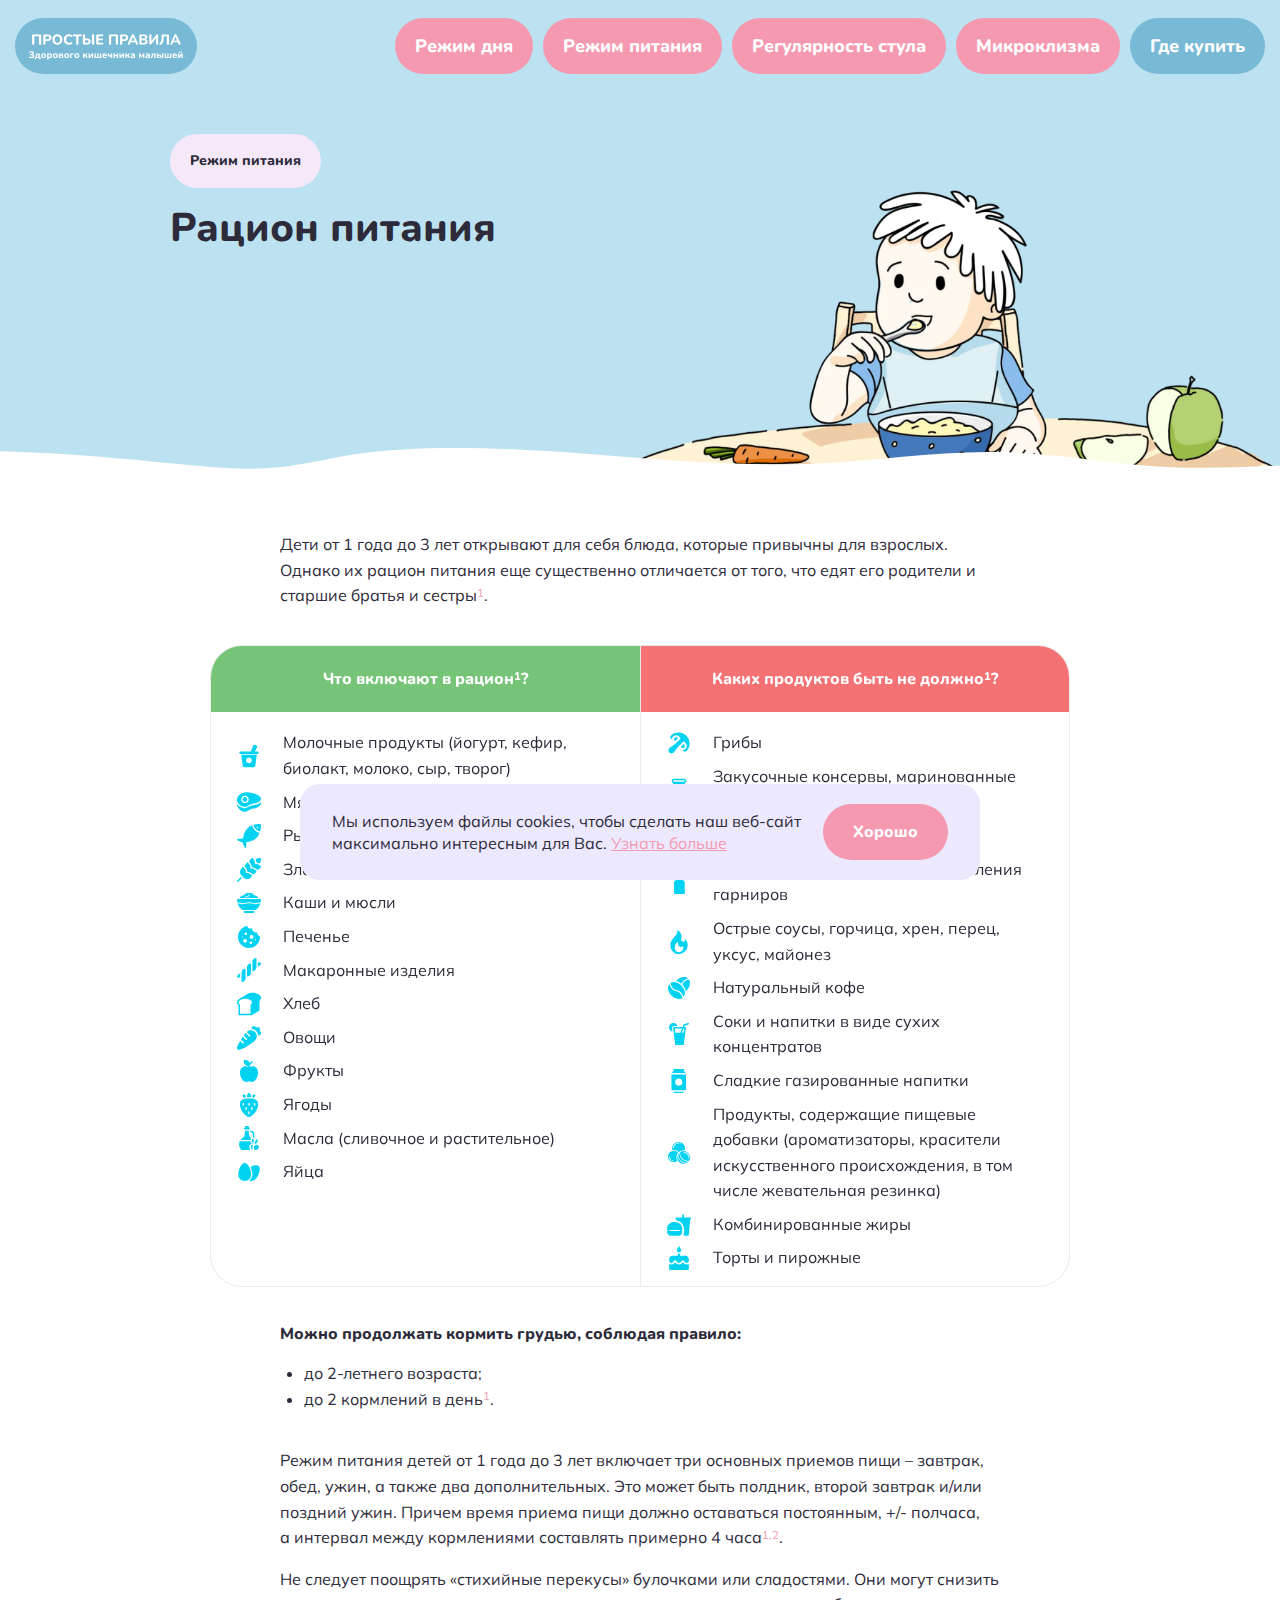
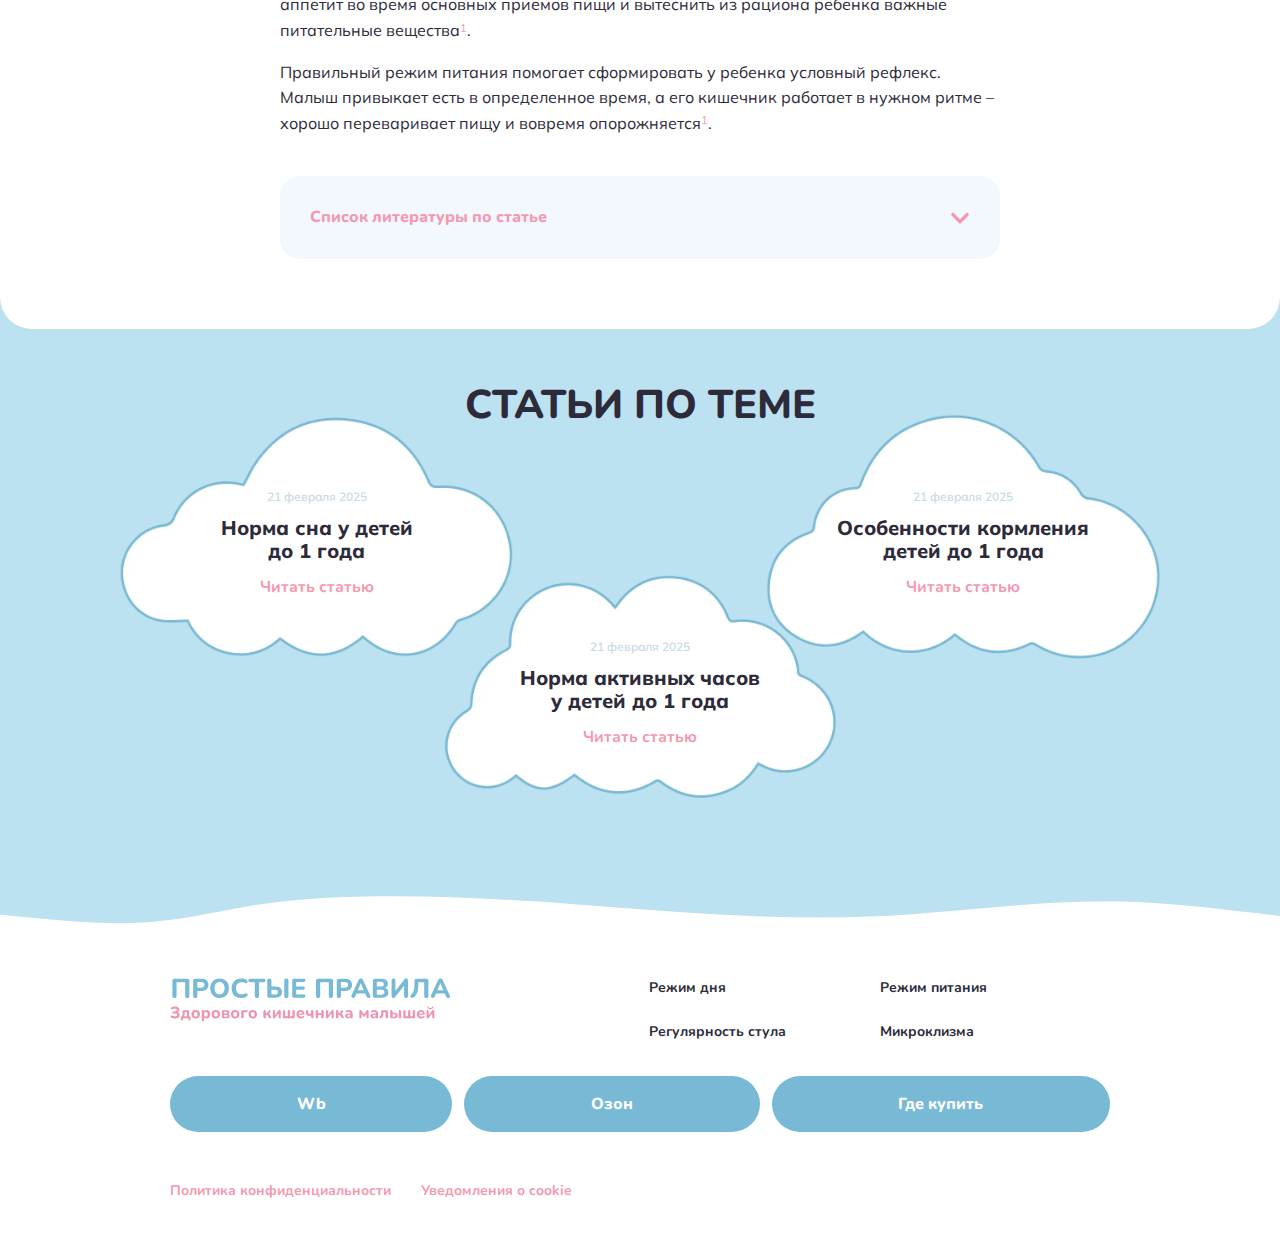
<file: article-5.html>
<!DOCTYPE html>
<html lang="ru">
  <head>
    <meta charset="UTF-8">
    <meta http-equiv="X-UA-Compatible" content="IE=edge">
    <meta name="viewport" content="width=device-width, initial-scale=1.0">
    <meta name="theme-color" content="#F7FAFF">
    <link rel="icon" href="./img/content/favicon.svg">
    <link rel="mask-icon" href="./img/content/favicon.svg" color="#F7FAFF">
    <link rel="apple-touch-icon" sizes="152x152" href="./img/content/touch-icon-ipad.png">
    <link rel="apple-touch-icon" sizes="167x167" href="./img/content/touch-icon-ipad-pro.png">
    <link rel="apple-touch-icon" sizes="180x180" href="./img/content/touch-icon-iphone-retina.png">
    <title>Рацион питания</title>
    <link rel="stylesheet" href="./css/style.min.css">
    <script src="./js/script.min.js" defer></script>
  </head>

  <body>
    <div class="wrapper">
      <header class="header">
        <div class="container">
          <div class="header__body">
            <!-- у ссылки разные параметры на главной и внутренних -->
            <a class="logo logo_header" href="./index.html">
              <img class="logo__img" src="./img/content/logo-1.svg" alt="Микролакс">
            </a>
            <nav class="menu">
              <!-- у ссылок разные параметры на главной и внутренних -->
              <ul class="menu__list _nav-menu">
                <li class="menu__item">
                  <a class="menu__link" href="./index.html#category-1">
                    <figure class="menu__icon-box">
                      <picture><source srcset="./img/content/art/menu-1.webp" type="image/webp"><img class="menu__icon" src="./img/content/art/menu-1.png" alt="Режим дня"></picture>
                    </figure>
                    Режим дня
                  </a>
                </li>
                <li class="menu__item">
                  <a class="menu__link" href="./index.html#category-2">
                    <figure class="menu__icon-box">
                      <picture><source srcset="./img/content/art/menu-2.webp" type="image/webp"><img class="menu__icon" src="./img/content/art/menu-2.png" alt="Режим питания"></picture>
                    </figure>
                    Режим питания
                  </a>
                </li>
                <li class="menu__item">
                  <a class="menu__link" href="./index.html#category-3">
                    <figure class="menu__icon-box">
                      <picture><source srcset="./img/content/art/menu-3.webp" type="image/webp"><img class="menu__icon" src="./img/content/art/menu-3.png" alt="Регулярность стула"></picture>
                    </figure>
                    Регулярность стула
                  </a>
                </li>
                <li class="menu__item">
                  <a class="menu__link" href="./index.html#category-4">
                    <figure class="menu__icon-box">
                      <picture><source srcset="./img/content/art/menu-4.webp" type="image/webp"><img class="menu__icon" src="./img/content/art/menu-4.png" alt="Микроклизма"></picture>
                    </figure>
                    Микроклизма
                  </a>
                </li>
              </ul>
              <ul class="menu__list _help-menu">
                <li class="menu__item">
                  <a class="menu__link menu__link_btn" href="#" target="_blank">Где купить</a>
                </li>
              </ul>
            </nav>
          </div>
        </div>
      </header>

      <main class="page">
        <article class="article">
          <div class="heading">
            <div class="container">
              <div class="heading__body">
                <div class="heading__content">
                  <h1 class="heading__title _h2">Рацион питания</h1>
                  <span class="heading__tag">Режим питания</span>
                </div>
                <figure class="heading__img-box">
                  <picture><source srcset="./img/content/art/art-5.webp" type="image/webp"><img class="heading__img" src="./img/content/art/art-5.png" alt="Превью статьи"></picture>
                </figure>
              </div>
            </div>
          </div>
          <div class="article__main">
            <div class="container">
              <div class="article__body">
                <div class="article__inner">
                  <p>
                    Дети от 1 года до 3 лет открывают для себя блюда, которые привычны для взрослых.
                    Однако их рацион питания еще существенно отличается от того, что едят его родители и
                    старшие братья и сестры<sup>1</sup>.
                  </p>
                  <div class="article__box">
                    <div class="table-slider">
                      <div class="table-slider__items">
                        <div class="table-slider__item">
                          <dl class="table-3" data-table>
                            <div class="table-3__item">
                              <dt class="table-3__name" data-table-head>
                                <span>Что включают в рацион<sup>1</sup>?</span>
                              </dt>
                              <dd class="table-3__desc">
                                <svg width="24" height="24" viewBox="0 0 24 24" fill="none" xmlns="http://www.w3.org/2000/svg">
                                  <path d="M5.68439 21.4807C5.75234 21.9823 5.99959 22.4424 6.38043 22.7759C6.76126 23.1094 7.24995 23.2937 7.75615 23.2948H16.2444C17.2856 23.2948 18.175 22.5148 18.3126 21.4807L19.7526 10.709H4.24439L5.68439 21.4807ZM11.9985 13.3842C13.6079 13.3842 14.9103 14.6901 14.9103 16.296C14.9103 17.9019 13.6079 19.2078 11.9985 19.2078C10.3891 19.2078 9.08674 17.9019 9.08674 16.296C9.08674 14.6901 10.3891 13.3842 11.9985 13.3842ZM20.3385 7.44778H17.8467L19.8126 3.79131C19.9478 3.54064 20.0303 3.26501 20.0551 2.98131C20.0799 2.69762 20.0466 2.41184 19.957 2.14151C19.8674 1.87118 19.7236 1.622 19.5343 1.40924C19.345 1.19648 19.1142 1.02464 18.8562 0.904248C18.5985 0.783265 18.3188 0.716116 18.0343 0.706906C17.7498 0.697697 17.4664 0.74662 17.2015 0.850685C16.9365 0.954749 16.6956 1.11177 16.4934 1.31214C16.2912 1.51251 16.132 1.75201 16.0256 2.01601L13.8387 7.44778H3.65851C3.31965 7.44778 2.99468 7.58239 2.75507 7.82199C2.51547 8.0616 2.38086 8.38657 2.38086 8.72542C2.38086 9.06428 2.51547 9.38925 2.75507 9.62886C2.99468 9.86846 3.31965 10.0031 3.65851 10.0031H20.3385C21.0444 10.0031 21.6197 9.43131 21.6197 8.72542C21.6197 8.02307 21.0444 7.44778 20.3385 7.44778Z" fill="#00D2F2"/>
                                </svg>
                                Молочные продукты (йогурт, кефир, биолакт, молоко, сыр, творог)
                              </dd>
                              <dd class="table-3__desc">
                                <svg width="24" height="24" viewBox="0 0 24 24" fill="none" xmlns="http://www.w3.org/2000/svg">
                                  <path d="M10.3202 9.38943C10.3202 10.66 9.28636 11.6938 8.01582 11.6938C6.74486 11.6938 5.71094 10.66 5.71094 9.38943C5.71094 8.11842 6.74486 7.08502 8.01582 7.08502C9.28636 7.08502 10.3202 8.11842 10.3202 9.38943Z" fill="#00D2F2"/>
                                  <path d="M8.01626 13.0999C5.97013 13.0999 4.30542 11.4351 4.30542 9.38948C4.30542 7.3433 5.97013 5.67905 8.01626 5.67905C10.062 5.67905 11.7266 7.3433 11.7266 9.38948C11.7266 11.4351 10.062 13.0999 8.01626 13.0999ZM20.1054 4.82283C16.2061 3.1614 11.5894 1.72216 7.35359 2.46123C5.2573 2.82634 2.99034 3.89907 1.52813 5.62655C0.0524125 7.36786 -0.421961 9.49401 0.396287 11.6812C1.35061 14.2297 4.13671 16.619 7.08739 16.8468C9.69598 17.0483 11.6728 14.9483 14.0723 14.1614C15.5093 13.6904 16.9827 13.7049 18.4187 13.3422C19.7895 12.9953 21.8563 12.1719 23.0528 10.8568C23.5562 10.3033 23.9058 9.66318 23.9845 8.93484C24.2081 6.86152 21.5953 5.45785 20.1054 4.82283Z" fill="#00D2F2"/>
                                  <path d="M23.9816 11.9217V13.112C23.9816 13.1355 23.9802 13.1594 23.9779 13.1828C23.7108 15.8139 20.7109 17.5282 18.2232 18.1966C17.5904 18.3667 16.9601 18.4576 16.3499 18.5457C14.3295 18.8383 13.8672 18.9963 11.9276 20.1635C10.4973 21.0241 9.08402 21.8653 7.31881 21.7223C6.14623 21.6262 4.94971 21.1843 3.85822 20.4452C2.83982 19.7553 1.93251 18.8237 1.23422 17.7508C0.502171 16.6261 0.0662817 15.3049 0.00675058 14.0307C0.00628183 14.0194 0.00585938 14.0086 0.00585938 13.9974V13.9557L0.0297188 13.9908C0.824107 15.139 1.85517 16.1359 3.01185 16.8735C4.502 17.8235 6.10559 18.2664 7.43834 18.2664C9.30546 18.2664 10.8596 17.3862 12.2309 16.6092C13.0168 16.1644 13.7587 15.744 14.5104 15.4976C15.7816 15.0805 17.2354 15.0914 18.7635 14.705C19.5654 14.5021 22.2691 13.7115 23.9816 11.9217Z" fill="#00D2F2"/>
                                </svg>
                                Мясо и мясопродукты
                              </dd>
                              <dd class="table-3__desc">
                                <svg width="24" height="24" viewBox="0 0 24 24" fill="none" xmlns="http://www.w3.org/2000/svg">
                                  <path d="M21.9998 8.64765C20.406 8.22751 18.9434 7.38568 17.7709 6.2132C16.5954 5.03776 15.7524 3.57099 15.3331 1.97142C15.3288 1.95501 15.3288 1.95501 15.2045 1.38375L15.1925 1.32886C13.2428 2.06634 11.6074 3.08906 10.3117 4.38469C8.86237 5.83407 7.74604 7.72717 6.99364 10.0114C6.43532 11.7066 6.17024 13.3528 6.04489 14.5849L0.670945 14.9532C0.66832 14.9534 0.665788 14.9539 0.663163 14.9542C0.64882 14.9554 0.634616 14.9573 0.62046 14.9593C0.610991 14.9606 0.601476 14.9617 0.592194 14.9635C0.580663 14.9656 0.569273 14.9684 0.557882 14.9711C0.546257 14.9739 0.534632 14.9764 0.523241 14.9797C0.514804 14.9821 0.506647 14.9852 0.498304 14.9879C0.484663 14.9924 0.470976 14.9968 0.457804 15.0021C0.451382 15.0047 0.445147 15.0079 0.438819 15.0106C0.424429 15.0169 0.410038 15.0231 0.39621 15.0303C0.38946 15.0338 0.383038 15.0379 0.376382 15.0416C0.363585 15.0488 0.350741 15.0558 0.338506 15.0637C0.329225 15.0697 0.32046 15.0764 0.311506 15.0828C0.30246 15.0893 0.293225 15.0954 0.284506 15.1023C0.273116 15.1112 0.262334 15.121 0.251459 15.1307C0.245694 15.1359 0.239694 15.1407 0.234116 15.146C0.222912 15.1566 0.212459 15.1681 0.201912 15.1796C0.197084 15.1848 0.192022 15.1898 0.187381 15.1951C0.178194 15.2058 0.169709 15.2171 0.161131 15.2283C0.155647 15.2354 0.149975 15.2424 0.144772 15.2497C0.138115 15.2592 0.132069 15.2691 0.125881 15.279C0.119459 15.2892 0.112897 15.2992 0.10699 15.3097C0.10249 15.3177 0.098506 15.326 0.0942872 15.3342C0.0875841 15.3473 0.0809747 15.3604 0.0750685 15.3739C0.0740841 15.3762 0.0727716 15.3783 0.0717872 15.3807C0.0695372 15.386 0.0679903 15.3915 0.0658809 15.3969C0.0603028 15.4109 0.054959 15.425 0.0503184 15.4395C0.0474122 15.4484 0.0450215 15.4574 0.0424903 15.4664C0.0389278 15.4793 0.035459 15.4922 0.0325996 15.5052C0.0302613 15.5163 0.0281982 15.5274 0.0264121 15.5386C0.024584 15.5497 0.0227559 15.5607 0.0214433 15.5719C0.0199481 15.5853 0.0188227 15.5987 0.0180683 15.6122C0.0175058 15.6214 0.0168965 15.6306 0.016709 15.6399C0.0163808 15.6551 0.0168496 15.6702 0.0175058 15.6853C0.0177402 15.6911 0.0174121 15.6968 0.017834 15.7026C0.0180215 15.7052 0.0185371 15.7077 0.0187246 15.7103C0.0198027 15.7236 0.021584 15.7369 0.0234121 15.7501C0.0247715 15.76 0.0259902 15.77 0.0277715 15.7797C0.0297402 15.7905 0.0322246 15.801 0.0346621 15.8116C0.0374278 15.8237 0.0401465 15.8357 0.0435215 15.8475C0.0459121 15.8558 0.0487247 15.8639 0.0513965 15.8721C0.0558028 15.8856 0.0602559 15.899 0.0654122 15.912C0.0682247 15.9192 0.0714591 15.9262 0.074506 15.9333C0.0802716 15.9466 0.0861779 15.9598 0.0927404 15.9726C0.0964904 15.98 0.100615 15.9872 0.104647 15.9945C0.111209 16.0063 0.117819 16.018 0.125037 16.0294C0.13024 16.0377 0.135865 16.0457 0.141444 16.0538C0.148147 16.0634 0.154897 16.073 0.162022 16.0824C0.168959 16.0914 0.176225 16.1001 0.183631 16.1089C0.190241 16.1166 0.196897 16.1244 0.203834 16.1318C0.227296 16.157 0.252516 16.1805 0.279303 16.2021C0.287413 16.2086 0.295663 16.2148 0.304053 16.221C0.313194 16.2277 0.322428 16.2343 0.331991 16.2406C0.342491 16.2475 0.353272 16.254 0.364147 16.2604C0.372163 16.2651 0.380132 16.2699 0.388382 16.2743C0.402632 16.2819 0.417257 16.2888 0.432022 16.2954C0.436522 16.2974 0.440694 16.2999 0.445241 16.3018L0.456632 16.3067L0.458741 16.3076L5.5317 18.4546L7.7159 23.5736C7.71697 23.5761 7.71833 23.5785 7.71941 23.581C7.72279 23.5886 7.72644 23.5961 7.73005 23.6036C7.73879 23.6218 7.74833 23.6396 7.75865 23.657C7.76802 23.6728 7.77791 23.6881 7.78832 23.7029C7.7894 23.7044 7.79033 23.7059 7.79141 23.7074C7.80416 23.7253 7.81776 23.7423 7.83191 23.7586L7.83482 23.7618C7.86212 23.7927 7.89206 23.8211 7.9243 23.8469C7.92726 23.8492 7.93007 23.8517 7.93302 23.854C7.9491 23.8664 7.9656 23.8781 7.98262 23.889C7.98744 23.8921 7.99251 23.8949 7.99743 23.8979C8.01663 23.9095 8.03637 23.9203 8.05658 23.9301C8.0683 23.9358 8.08021 23.941 8.09216 23.946C8.09905 23.9489 8.10576 23.9519 8.11279 23.9546C8.13079 23.9615 8.14907 23.9675 8.16758 23.9728C8.17387 23.9746 8.18024 23.9761 8.18657 23.9777C8.20185 23.9817 8.21727 23.9851 8.23274 23.988C8.23813 23.989 8.24343 23.9901 8.24887 23.991C8.28623 23.9971 8.32419 24.0006 8.36249 24.0006C8.39184 24.0006 8.42132 23.998 8.4508 23.9943C8.46721 23.9922 8.48362 23.9901 8.4996 23.9869C8.50377 23.9861 8.50785 23.9848 8.51202 23.9839C8.53073 23.9798 8.54924 23.9752 8.56734 23.9697C8.57207 23.9683 8.57671 23.9664 8.5814 23.9648C8.59874 23.9591 8.61585 23.953 8.63263 23.946C8.63437 23.9453 8.63615 23.9448 8.63793 23.9441C8.64299 23.9419 8.64763 23.9392 8.6526 23.9369C8.66643 23.9306 8.68016 23.9241 8.69348 23.9169C8.70224 23.9122 8.71063 23.9072 8.71912 23.9023C8.72948 23.8961 8.73974 23.8899 8.74973 23.8833C8.77842 23.8641 8.80573 23.843 8.83148 23.82C8.84781 23.8053 8.86349 23.7899 8.87845 23.7738C8.8851 23.7666 8.89148 23.7591 8.89781 23.7516C8.90545 23.7426 8.91299 23.7336 8.92012 23.7242C8.9271 23.7151 8.93357 23.7058 8.94013 23.6963C8.94585 23.6879 8.95166 23.6797 8.95705 23.6712C8.96413 23.6599 8.97065 23.6483 8.97712 23.6366C8.9812 23.6292 8.98541 23.6219 8.98921 23.6144C8.99573 23.6015 9.00154 23.5882 9.00731 23.575C9.01035 23.5679 9.01359 23.5609 9.0164 23.5537C9.02151 23.5407 9.02591 23.5273 9.03027 23.5139C9.03295 23.5057 9.03576 23.4976 9.03815 23.4893C9.04148 23.4776 9.0441 23.4656 9.04682 23.4537C9.04926 23.443 9.05184 23.4324 9.05376 23.4216C9.05545 23.412 9.05662 23.4023 9.05793 23.3926C9.05981 23.3791 9.06163 23.3657 9.06271 23.3521C9.0629 23.3499 9.06332 23.3477 9.06351 23.3455L9.43443 17.9357C10.6642 17.8087 12.3057 17.542 13.9946 16.9834C16.2692 16.2312 18.1551 15.1172 19.5999 13.6723C20.8882 12.384 21.9066 10.7595 22.6431 8.82433C22.3097 8.73283 22.0317 8.65642 21.9998 8.64765Z" fill="#00D2F2"/>
                                  <path d="M23.9822 1.00153C23.9738 0.449337 23.5347 0.0102111 22.9824 0.00182045C22.1982 -0.0102264 20.1151 0.0223517 17.7009 0.576931C17.3088 0.666902 16.9194 0.768336 16.5332 0.881103C16.5874 1.13023 16.6416 1.37934 16.6959 1.62843C17.0531 2.98144 17.7683 4.22325 18.7645 5.21949C19.7619 6.2168 21.0054 6.93263 22.3608 7.28944C22.3671 7.29113 22.3682 7.29141 23.0911 7.49012C23.2086 7.09104 23.314 6.6885 23.4071 6.28304C23.9616 3.86883 23.994 1.78523 23.9822 1.00153ZM20.8489 4.14253C20.8325 4.15898 20.8152 4.17441 20.7974 4.18889C20.7796 4.20342 20.7609 4.21702 20.7421 4.23009C20.7229 4.24275 20.7033 4.25447 20.6826 4.26525C20.6624 4.27603 20.6419 4.28588 20.6208 4.29478C20.5997 4.30322 20.5777 4.31124 20.5562 4.31775C20.5341 4.32431 20.5117 4.33041 20.4891 4.33463C20.4667 4.33931 20.4437 4.34259 20.4207 4.34494C20.3983 4.34728 20.3749 4.34869 20.3519 4.34869C20.3289 4.34869 20.3055 4.34728 20.2826 4.34494C20.2601 4.34259 20.2371 4.33931 20.2147 4.33463C20.1922 4.33036 20.1697 4.32427 20.1477 4.31775C20.1261 4.31119 20.1041 4.30317 20.083 4.29478C20.0407 4.27703 20 4.25537 19.9617 4.23009C19.9425 4.21697 19.9242 4.20338 19.9064 4.18889C19.8886 4.17431 19.8713 4.15889 19.8549 4.14253C19.7237 4.0105 19.6498 3.83211 19.6492 3.64598C19.6492 3.62301 19.6502 3.59962 19.6526 3.57666C19.6549 3.55369 19.6586 3.53123 19.6629 3.50873C19.6676 3.48628 19.6732 3.46378 19.6797 3.44175C19.6867 3.41972 19.6943 3.3982 19.7032 3.37711C19.712 3.35601 19.7219 3.33497 19.7322 3.31481C19.743 3.29466 19.7552 3.27455 19.7679 3.2558C19.7805 3.23658 19.7941 3.21783 19.8086 3.20006C19.8231 3.18225 19.839 3.16537 19.855 3.14901C19.8714 3.13261 19.8887 3.11714 19.9065 3.10265C19.9243 3.08812 19.9425 3.07453 19.9617 3.06145C19.981 3.0488 20.0006 3.03708 20.0208 3.02634C20.041 3.01561 20.062 3.00576 20.0831 2.99728C20.1041 2.98842 20.1261 2.98045 20.1477 2.97384C20.1698 2.96728 20.1922 2.96165 20.2147 2.95701C20.2825 2.9431 20.352 2.93961 20.4208 2.94665C20.4438 2.94904 20.4667 2.95228 20.4892 2.95701C20.5117 2.9617 20.5342 2.96733 20.5562 2.97384C20.5778 2.98045 20.5998 2.98842 20.6209 2.99728C20.6419 3.00576 20.6625 3.01561 20.6827 3.02634C20.7033 3.03712 20.7229 3.04884 20.7422 3.06145C20.7609 3.07458 20.7796 3.08817 20.7974 3.10265C20.8153 3.11723 20.8326 3.1327 20.849 3.14901C20.9803 3.28118 21.0541 3.45976 21.0546 3.64603C21.054 3.83213 20.9801 4.01049 20.8489 4.14253Z" fill="#00D2F2"/>
                                </svg>
                                Рыба
                              </dd>
                              <dd class="table-3__desc">
                                <svg width="24" height="24" viewBox="0 0 24 24" fill="none" xmlns="http://www.w3.org/2000/svg">
                                  <path d="M23.2965 0H22.4138C20.9795 0 19.5667 0.550125 18.4893 1.51228C19.0344 2.45119 19.3409 3.51328 19.3772 4.62239C20.4863 4.65872 21.5485 4.96538 22.4878 5.51081C23.4282 4.47258 23.9996 3.09502 23.9996 1.58578V0.703125C23.9996 0.314812 23.6848 0 23.2965 0Z" fill="#00D2F2"/>
                                  <path d="M22.8655 7.56195C21.8739 6.57077 20.556 6.02496 19.1541 6.02496C18.6965 6.02467 18.2408 6.0839 17.7986 6.20116C17.9158 5.75876 17.9751 5.30299 17.9748 4.8453C17.9748 3.44318 17.4288 2.12515 16.4375 1.13435C15.9475 0.643992 15.5095 0.205945 15.5095 0.205945C15.235 -0.0686484 14.7897 -0.0686484 14.5151 0.205945L13.587 1.13407C12.8265 1.89429 12.3285 2.84716 12.1377 3.88291C12.3075 4.05274 12.5995 4.34487 12.9135 4.65912C14.1173 5.8624 14.8032 7.44691 14.8587 9.14116C16.5523 9.19662 18.1366 9.8823 19.341 11.0861L20.1169 11.8621C21.1521 11.6712 22.105 11.1733 22.8657 10.4129L23.7939 9.48466C24.0685 9.21007 24.0685 8.7649 23.7939 8.49031L22.8655 7.56195Z" fill="#00D2F2"/>
                                  <path d="M18.3469 12.0807C17.3554 11.0896 16.0374 10.5438 14.6355 10.5438C14.178 10.5435 13.7223 10.6027 13.28 10.72C13.3973 10.2776 13.4565 9.82179 13.4562 9.3641C13.4562 7.96198 12.9102 6.64395 11.919 5.65315C11.4289 5.16279 10.9909 4.72474 10.9909 4.72474C10.7164 4.45015 10.2712 4.45015 9.99659 4.72474L9.06846 5.65287C8.30791 6.41309 7.80991 7.36596 7.61913 8.40171L8.39487 9.17778C9.5989 10.3812 10.2849 11.9656 10.3402 13.66C12.0338 13.7154 13.6181 14.4011 14.8225 15.6049L15.5984 16.3809C16.6336 16.19 17.5864 15.6921 18.3471 14.9317L19.2754 14.0035C19.5499 13.7289 19.5499 13.2837 19.2754 13.0092L18.3469 12.0807ZM0.205945 22.7997C-0.0686484 23.0743 -0.0686484 23.5195 0.205945 23.7941C0.480492 24.0687 0.925711 24.0687 1.2003 23.7941L4.98049 20.0139L3.98623 19.0195L0.205945 22.7997Z" fill="#00D2F2"/>
                                  <path d="M13.8279 16.5995C12.8363 15.6084 11.5184 15.0625 10.1164 15.0625C9.65248 15.0625 9.19774 15.1227 8.76092 15.2387C8.8782 14.7963 8.93745 14.3405 8.93717 13.8828C8.93717 12.4806 8.39112 11.1627 7.3999 10.1719L6.47192 9.24345C6.24017 9.01165 5.94626 9.03748 5.97471 9.03748C5.78824 9.03749 5.60941 9.11158 5.47756 9.24345L4.54938 10.1716C2.52073 12.1993 2.47774 15.5232 4.54929 17.5939L6.40549 19.4505C8.47742 21.5215 11.7979 21.4796 13.828 19.4504L14.7563 18.5222C15.0309 18.2476 15.0306 17.8021 14.7563 17.5278L13.8279 16.5995Z" fill="#00D2F2"/>
                                </svg>
                                Злаковые
                              </dd>
                              <dd class="table-3__desc">
                                <svg width="24" height="24" viewBox="0 0 24 24" fill="none" xmlns="http://www.w3.org/2000/svg">
                                  <path d="M10.2877 4.92704C10.9948 4.92704 11.5734 4.34848 11.5734 3.64137C11.5734 3.40566 11.7662 3.21281 12.0019 3.21281C12.2376 3.21281 12.4305 3.40566 12.4305 3.64137C12.4305 4.82418 11.4705 5.78415 10.2877 5.78415C9.58059 5.78415 9.00204 6.3627 9.00204 7.06982H21.5146C21.3861 6.90697 21.2746 6.73555 21.1761 6.55555C20.5375 5.35988 19.5475 4.6699 18.2319 4.51134C17.418 4.42134 16.8095 4.07849 16.3681 3.46137C15.5153 2.25713 14.3024 1.77286 12.6486 1.97428C12.2072 2.02571 11.7872 2.02571 11.393 1.97428C9.73488 1.76857 8.50492 2.26141 7.63537 3.48708C7.21967 4.07849 6.6197 4.41277 5.80115 4.51134C4.48977 4.6699 3.4998 5.35988 2.86125 6.55127C2.76268 6.73555 2.64697 6.90697 2.50983 7.06982H8.14536C8.14536 5.887 9.10532 4.92704 10.2877 4.92704ZM6.81255 20.7854C6.81255 21.4925 7.38681 22.071 8.09822 22.071H15.9048C16.6162 22.071 17.1905 21.4925 17.1905 20.7854V19.9282H6.81255V20.7854ZM18.2147 13.139C16.5909 13.139 15.7681 12.8776 14.9757 12.6205C14.2086 12.3762 13.4843 12.1448 11.9972 12.1448C10.5101 12.1448 9.79059 12.3762 9.02347 12.6205C8.23064 12.8776 7.40781 13.139 5.78829 13.139C3.11967 13.16 2.80425 12.4199 0.551758 12.1876C1.05317 13.8976 1.98314 15.8732 3.69308 17.5579C4.27163 18.1279 4.9059 18.6293 5.59544 19.0707H18.408C20.8915 17.6093 22.865 14.522 23.4513 12.1876C21.2001 12.4186 20.8851 13.1596 18.2147 13.139Z" fill="#00D2F2"/>
                                  <path d="M23.6608 8.34302C23.4208 8.07731 23.0737 7.92732 22.7137 7.92732H1.28801C0.550888 7.91017 -0.0713768 8.59801 0.00662051 9.3287C0.0537618 9.86868 0.143759 10.5501 0.319467 11.3086C1.468 11.3729 2.14941 11.5915 2.80938 11.8058C3.5765 12.05 4.30076 12.2815 5.78742 12.2815C8.84304 12.2746 8.85546 11.2773 11.9964 11.2872C15.1403 11.2773 15.1565 12.275 18.2143 12.2819C20.9339 12.2947 21.1482 11.4633 23.6822 11.3091C23.858 10.5505 23.948 9.86911 23.9951 9.32913C24.0251 8.96914 23.9051 8.60915 23.6608 8.34344V8.34302Z" fill="#00D2F2"/>
                                </svg>
                                Каши и мюсли
                              </dd>
                              <dd class="table-3__desc">
                                <svg width="24" height="24" viewBox="0 0 24 24" fill="none" xmlns="http://www.w3.org/2000/svg">
                                  <path d="M22.5612 11.1528C21.1461 10.6446 20.2758 9.20455 20.3851 8.06738C20.3851 7.88043 20.2731 7.7067 20.1315 7.58399C19.9899 7.46187 19.7702 7.40902 19.5864 7.43858C17.43 7.75496 15.4554 6.17736 15.2597 3.95975C15.2511 3.86106 15.2198 3.76569 15.1683 3.68108C15.1167 3.59647 15.0464 3.52489 14.9627 3.47193C14.7934 3.36494 14.5825 3.34165 14.3956 3.41152C12.6476 4.05162 10.996 2.89422 10.337 1.3861C10.2137 1.1041 9.90778 0.948641 9.60627 1.01537C4.64456 2.12254 1 6.91492 1 12C1 18.0419 5.95815 23 12 23C18.0418 23 22.9999 18.0419 22.9999 12C22.982 11.6162 22.9794 11.3026 22.5612 11.1528ZM5.52245 12.6931C5.1665 12.6931 4.87792 12.4045 4.87792 12.0486C4.87792 11.6925 5.1665 11.404 5.52245 11.404C5.8784 11.404 6.16698 11.6925 6.16698 12.0486C6.16698 12.4045 5.87836 12.6931 5.52245 12.6931ZM8.13279 17.8008C7.06657 17.8008 6.1992 16.9334 6.1992 15.8672C6.1992 14.801 7.06657 13.9336 8.13279 13.9336C9.19902 13.9336 10.0664 14.801 10.0664 15.8672C10.0664 16.9334 9.19906 17.8008 8.13279 17.8008ZM8.77732 10.0665C8.06671 10.0665 7.48826 9.48801 7.48826 8.7774C7.48826 8.06678 8.06671 7.48834 8.77732 7.48834C9.48794 7.48834 10.0664 8.06678 10.0664 8.7774C10.0664 9.48801 9.48794 10.0665 8.77732 10.0665ZM13.9336 19.0899C13.2229 19.0899 12.6445 18.5114 12.6445 17.8008C12.6445 17.0902 13.2229 16.5117 13.9336 16.5117C14.6442 16.5117 15.2226 17.0902 15.2226 17.8008C15.2226 18.5114 14.6442 19.0899 13.9336 19.0899ZM14.5781 13.9336C13.5119 13.9336 12.6445 13.0663 12.6445 12C12.6445 10.9338 13.5119 10.0665 14.5781 10.0665C15.6443 10.0665 16.5117 10.9338 16.5117 12C16.5117 13.0663 15.6444 13.9336 14.5781 13.9336ZM18.413 15.2712C18.0571 15.2712 17.7685 14.9826 17.7685 14.6267C17.7685 14.2706 18.0571 13.9821 18.413 13.9821C18.769 13.9821 19.0576 14.2706 19.0576 14.6267C19.0576 14.9826 18.7689 15.2712 18.413 15.2712Z" fill="#00D2F2"/>
                                </svg>
                                Печенье
                              </dd>
                              <dd class="table-3__desc">
                                <svg width="24" height="24" viewBox="0 0 24 24" fill="none" xmlns="http://www.w3.org/2000/svg">
                                  <path d="M20.85 8.5207C22.638 8.20167 24 6.63661 24 4.75833V4.55625H20.85V8.5207ZM3.15 15.4793C1.362 15.7983 0 17.3634 0 19.2417V19.4437H3.15V15.4793ZM4.55625 14.6855V24H4.75833C6.8663 24 8.58127 22.285 8.58127 20.1771V10.8625H8.37919C6.27122 10.8625 4.55625 12.5775 4.55625 14.6855ZM9.98747 9.2542V18.5687H10.1896C12.2976 18.5687 14.0125 16.8538 14.0125 14.7458V5.43127H13.8104C11.7024 5.43127 9.98747 7.14623 9.98747 9.2542ZM19.4438 0H19.2417C17.1337 0 15.4187 1.71497 15.4187 3.82294V13.1375H15.6209C17.7288 13.1375 19.4438 11.4225 19.4438 9.31453V0Z" fill="#00D2F2"/>
                                </svg>
                                Макаронные изделия
                              </dd>
                              <dd class="table-3__desc">
                                <svg width="24" height="24" viewBox="0 0 24 24" fill="none" xmlns="http://www.w3.org/2000/svg">
                                  <path d="M15.75 0.75C13.62 0.75 11.61 1.26 10.05 2.175C10.05 2.175 10.035 2.19 10.02 2.19L2.5965 6.6555C2.5845 6.663 2.571 6.6675 2.559 6.675C0.909 7.665 0 9.024 0 10.5C0 11.6205 0.5175 12.6675 1.5 13.548V22.5C1.5 22.914 1.836 23.25 2.25 23.25H14.25C14.3745 23.25 14.487 23.2125 14.5905 23.1585C14.6055 23.151 14.625 23.154 14.64 23.145L22.14 18.645C22.365 18.51 22.5 18.27 22.5 18V9.045C23.49 8.175 24 7.125 24 6C24 3.06 20.37 0.75 15.75 0.75ZM13.9995 12.4305L13.5 12.8775V21.75H3V12.8775L2.5005 12.4305C1.836 11.8365 1.5 11.187 1.5 10.5C1.5 9.246 2.6475 8.3715 3.33 7.9605C4.632 7.1805 6.3795 6.75 8.25 6.75C11.9085 6.75 15 8.4675 15 10.5C15 11.187 14.664 11.8365 13.9995 12.4305Z" fill="#00D2F2"/>
                                </svg>
                                Хлеб
                              </dd>
                              <dd class="table-3__desc">
                                <svg width="24" height="24" viewBox="0 0 24 24" fill="none" xmlns="http://www.w3.org/2000/svg">
                                  <path d="M18.0076 6.05922C15.7198 3.7714 12.0314 3.72804 9.68271 5.91696L13.1787 9.41293C13.4841 9.71836 13.4841 10.2139 13.1787 10.5193C12.8732 10.8248 12.3777 10.8248 12.0723 10.5193L8.62043 7.06745C8.06037 7.73537 7.39629 8.58892 6.68736 9.55983L9.85956 12.732C10.165 13.0375 10.165 13.533 9.85956 13.8384C9.55413 14.1439 9.05861 14.1439 8.75318 13.8384L5.76683 10.8521C5.17672 11.6995 4.57705 12.5977 3.99993 13.5107L6.54041 16.0512C6.84584 16.3566 6.84584 16.8521 6.54041 17.1576C6.23497 17.463 5.73946 17.463 5.43402 17.1576L3.15811 14.8817C1.48472 17.69 -0.0259585 20.6432 0.000338307 22.1836C0.00971327 22.731 0.171431 23.1657 0.481508 23.4758C0.493414 23.4877 0.506024 23.4996 0.518211 23.5111C3.29353 26.1042 16.8349 15.7141 18.0075 14.5415C20.3461 12.203 20.3461 8.39767 18.0076 6.05922Z" fill="#00D2F2"/>
                                  <path d="M23.2892 5.5086C23.0374 5.26331 22.7399 5.0811 22.4155 4.97053C23.3133 4.05394 23.3079 2.57771 22.3985 1.66834C21.4906 0.760417 20.0175 0.753198 19.1006 1.6471C18.9893 1.3284 18.8089 1.03487 18.5661 0.785589C18.1145 0.3527 17.5426 0.0840135 16.916 0.0753886C16.2893 0.0674667 15.6968 0.303341 15.2477 0.740964C14.7982 1.17817 14.5462 1.76452 14.5379 2.38791L14.5312 2.772C16.2031 2.94099 17.8285 3.66741 19.114 4.95285C20.3961 6.23497 21.1194 7.86706 21.2864 9.54438L21.684 9.53754C22.311 9.52924 22.8974 9.27715 23.3346 8.82771C23.7722 8.37861 24.0081 7.78615 23.9998 7.15916C23.9914 6.53211 23.7591 5.95265 23.2892 5.5086Z" fill="#00D2F2"/>
                                </svg>
                                Овощи
                              </dd>
                              <dd class="table-3__desc">
                                <svg width="24" height="24" viewBox="0 0 24 24" fill="none" xmlns="http://www.w3.org/2000/svg">
                                  <path d="M19.9984 9.71659C17.7957 6.58324 15.0975 7.27439 13.3121 7.73175C13.1239 7.77996 12.9396 7.82718 12.7653 7.8674C12.9898 5.94379 14.0189 4.44792 15.8933 3.31197L15.1496 2.08487C14.1584 2.68553 13.3569 3.38682 12.7454 4.18418C12.5178 3.46004 12.1621 2.85216 11.6779 2.36795C10.7456 1.43571 9.35828 0.975642 7.55472 1.00099L6.85717 1.01075L6.84742 1.70834C6.8222 3.51199 7.28213 4.89922 8.21446 5.83151C8.98192 6.59897 10.0587 7.04494 11.4212 7.16512C11.3767 7.40396 11.3432 7.64473 11.3209 7.88665C11.1219 7.84265 10.9082 7.78795 10.6891 7.73183C8.90359 7.27452 6.20538 6.58333 4.00278 9.71668C2.95018 11.214 2.63208 13.2406 3.08291 15.5774C3.61533 18.3374 5.21603 21.1991 6.80634 22.234C8.74456 23.4954 10.3799 22.8996 11.357 22.5437C11.5938 22.4574 11.8885 22.3501 12.0007 22.3501C12.1129 22.3501 12.4075 22.4574 12.6443 22.5437C13.1738 22.7366 13.8966 22.9999 14.7562 22.9999C15.4828 22.9999 16.3071 22.8117 17.195 22.234C18.7853 21.199 20.386 18.3373 20.9184 15.5774C21.3691 13.2405 21.0509 11.214 19.9984 9.71659Z" fill="#00D2F2"/>
                                </svg>
                                Фрукты
                              </dd>
                              <dd class="table-3__desc">
                                <svg width="24" height="24" viewBox="0 0 24 24" fill="none" xmlns="http://www.w3.org/2000/svg">
                                  <path d="M17.1762 4.72983C17.8721 3.98427 18.3293 3.09541 18.3293 2.10887C18.3293 1.72022 18.0148 1.40573 17.6262 1.40573C16.875 1.40573 16.0587 1.57903 15.2693 1.87547C15.4128 2.36232 15.5168 2.89568 15.5168 3.51514C15.5168 3.83084 15.4808 4.11726 15.4393 4.39799C16.01 4.47196 16.594 4.57978 17.1762 4.72983ZM6.37602 1.40573C5.98738 1.40573 5.67289 1.72022 5.67289 2.10887C5.67289 3.09541 6.13011 3.98432 6.82603 4.72983C7.40823 4.57978 7.99239 4.47201 8.56291 4.39799C8.52148 4.11726 8.48543 3.83075 8.48543 3.51514C8.48543 2.89558 8.58945 2.36214 8.73279 1.87543C7.9435 1.57903 7.12707 1.40573 6.37602 1.40573ZM14.0446 4.26459C14.0832 4.03016 14.1105 3.78392 14.1105 3.51509C14.1105 1.15092 12.4282 0.138122 12.3568 0.0955592C12.2488 0.0328085 12.126 -0.000244141 12.0011 -0.000244141C11.8762 -0.000244141 11.7534 0.0328085 11.6454 0.0955592C11.574 0.138122 9.8917 1.15096 9.8917 3.51509C9.8917 3.78392 9.91898 4.03016 9.9576 4.26459C10.752 4.21832 11.4604 4.21822 12.0011 4.21822C12.5418 4.21822 13.2502 4.21837 14.0446 4.26459ZM2.86035 11.2965C2.86035 17.4476 8.80475 23.9998 12.0011 23.9998C15.1975 23.9998 21.1419 17.4476 21.1419 11.2965C21.1419 5.67142 14.9681 5.62454 12.0011 5.62454C9.03406 5.62454 2.86035 5.67142 2.86035 11.2965ZM7.07916 11.9996C7.07916 12.3883 6.76467 12.7028 6.37602 12.7028C5.98738 12.7028 5.67289 12.3883 5.67289 11.9996V10.5934C5.67289 10.2047 5.98738 9.89022 6.37602 9.89022C6.76467 9.89022 7.07916 10.2047 7.07916 10.5934V11.9996ZM16.923 10.5934C16.923 10.2047 17.2375 9.89022 17.6262 9.89022C18.0148 9.89022 18.3293 10.2047 18.3293 10.5934V11.9996C18.3293 12.3883 18.0148 12.7028 17.6262 12.7028C17.2375 12.7028 16.923 12.3883 16.923 11.9996V10.5934ZM9.8917 16.2184C9.8917 16.6071 9.57721 16.9216 9.18856 16.9216C8.79992 16.9216 8.48543 16.6071 8.48543 16.2184V14.8122C8.48543 14.4235 8.79992 14.109 9.18856 14.109C9.57721 14.109 9.8917 14.4235 9.8917 14.8122V16.2184ZM12.7042 20.4372C12.7042 20.8259 12.3897 21.1404 12.0011 21.1404C11.6125 21.1404 11.298 20.8259 11.298 20.4372V19.031C11.298 18.6423 11.6125 18.3278 12.0011 18.3278C12.3897 18.3278 12.7042 18.6423 12.7042 19.031V20.4372ZM14.1105 14.8122C14.1105 14.4235 14.425 14.109 14.8136 14.109C15.2023 14.109 15.5168 14.4235 15.5168 14.8122V16.2184C15.5168 16.6071 15.2023 16.9216 14.8136 16.9216C14.425 16.9216 14.1105 16.6071 14.1105 16.2184V14.8122ZM12.7042 10.5934V11.9996C12.7042 12.3883 12.3897 12.7028 12.0011 12.7028C11.6125 12.7028 11.298 12.3883 11.298 11.9996V10.5934C11.298 10.2047 11.6125 9.89022 12.0011 9.89022C12.3897 9.89022 12.7042 10.2047 12.7042 10.5934Z" fill="#00D2F2"/>
                                </svg>
                                Ягоды
                              </dd>
                              <dd class="table-3__desc">
                                <svg width="24" height="24" viewBox="0 0 24 24" fill="none" xmlns="http://www.w3.org/2000/svg">
                                  <path d="M7.43268 3.38055H12.1915C12.579 3.38055 12.8931 3.0664 12.8931 2.6789C12.8931 2.2914 12.579 1.97725 12.1915 1.97725H11.87V0.654125C11.87 0.292869 11.5772 0 11.2159 0H8.50185C8.14059 0 7.84773 0.292869 7.84773 0.654125V1.97725H7.43272C7.04522 1.97725 6.73107 2.2914 6.73107 2.6789C6.73107 3.0664 7.04518 3.38055 7.43268 3.38055ZM21.2471 19.4098C20.8236 18.9863 20.2564 18.779 19.6608 18.779C18.9347 18.7791 18.1665 19.0873 17.5659 19.688C16.4725 20.7813 16.348 22.4295 17.2877 23.3692C17.403 23.4843 17.5314 23.5855 17.6703 23.6707C17.7029 23.6582 17.7146 23.6609 17.6982 23.6878C18.0493 23.8967 18.4545 24 18.874 24C19.6001 24 20.3683 23.6918 20.969 23.0911C22.0623 21.9977 22.1868 20.3495 21.2471 19.4098ZM19.4909 17.3797C19.9141 16.8216 20.23 16.1809 20.4097 15.5006C20.6039 14.7657 20.6398 14.0124 20.5198 13.2752C20.482 13.0433 20.2137 12.9289 20.0216 13.0643C18.5289 14.0462 17.5687 16.1859 17.7066 17.865C18.2661 17.5744 18.8766 17.4061 19.4909 17.3797ZM16.9626 14.6395C16.64 13.9598 16.1788 13.3551 15.6086 12.8642C15.4299 12.7104 15.1497 12.7967 15.0911 13.0252C14.6343 14.8076 15.1308 16.7019 16.3673 18.0322C16.2689 16.856 16.4832 15.6881 16.9626 14.6395ZM12.324 21.2003C12.324 19.6435 13.2308 18.3213 14.4805 17.8674C13.9881 17.0933 13.6728 16.226 13.5477 15.3204H2.72095C2.33551 16.2411 2.12207 17.2517 2.12207 18.3123C2.12207 20.4145 2.95872 22.2873 4.31688 23.6799C4.40421 23.7691 4.50852 23.8401 4.62367 23.8884C4.73882 23.9368 4.86248 23.9616 4.98738 23.9615H13.5678C12.8131 23.3221 12.324 22.3436 12.324 21.2003Z" fill="#00D2F2"/>
                                  <path d="M15.9439 19.4779C15.7936 19.3601 15.6484 19.2358 15.5089 19.1053C15.4833 19.1039 15.4578 19.1021 15.4323 19.1021C14.4923 19.1021 13.7276 20.0433 13.7276 21.2002C13.7276 22.3571 14.4924 23.2983 15.4323 23.2983C15.4787 23.2983 15.5235 23.2954 15.5676 23.2914C15.3246 22.7377 15.2173 22.1164 15.2653 21.4804C15.3187 20.7741 15.5542 20.0871 15.9439 19.4779ZM14.0353 11.7647C14.0078 11.7473 13.9807 11.7294 13.953 11.7123C12.6614 10.9133 11.8703 9.50766 11.8703 7.98892V4.68555H7.84796V8.01263C7.84796 9.53054 7.05383 10.9292 5.76738 11.7348C4.86691 12.2993 4.09134 13.0418 3.48828 13.9169H13.5073C13.5631 13.1975 13.737 12.4718 14.0353 11.7647ZM15.873 7.6314V11.2C16.3549 11.4922 16.7842 11.8821 17.2759 12.4334C17.276 12.4292 17.2763 12.4252 17.2763 12.4211V7.6314C17.2763 6.05863 15.9967 4.7791 14.424 4.7791H13.2736V6.1824H14.424C15.223 6.18245 15.873 6.83246 15.873 7.6314Z" fill="#00D2F2"/>
                                </svg>
                                Масла (сливочное и растительное)
                              </dd>
                              <dd class="table-3__desc">
                                <svg width="24" height="24" viewBox="0 0 24 24" fill="none" xmlns="http://www.w3.org/2000/svg">
                                  <path d="M22.796 8.93868C22.7742 7.64719 22.4079 6.67269 21.707 6.04226C20.7192 5.15363 19.095 4.99278 17.0101 5.5772C15.9303 5.87984 14.7249 6.38578 13.5406 7.02448C14.6677 9.45246 15.4244 12.4053 15.4244 14.3781C15.4244 16.9875 14.1232 19.2985 12.1357 20.6971C13.0142 20.975 13.9417 21.0631 14.8568 20.9556C16.4255 20.7717 17.8718 20.023 18.9291 18.8475C20.1243 17.519 21.4661 14.9347 22.1921 12.5631C22.6103 11.1971 22.8135 9.97766 22.796 8.93868Z" fill="#00D2F2"/>
                                  <path d="M12.4239 7.52365C11.8212 6.2285 11.1567 5.18601 10.4488 4.4253C9.56889 3.47973 8.6448 3.00024 7.70214 3.00024C6.75948 3.00024 5.83534 3.47973 4.95544 4.4253C4.24758 5.18605 3.58307 6.2285 2.98034 7.52365C1.93394 9.77238 1.20312 12.591 1.20312 14.3781C1.20312 17.9616 4.11856 20.8771 7.70214 20.8771C11.2857 20.8771 14.2012 17.9616 14.2012 14.3781C14.2011 12.591 13.4703 9.77234 12.4239 7.52365Z" fill="#00D2F2"/>
                                </svg>
                                Яйца
                              </dd>
                            </div>
                            <div class="table-3__item">
                              <dt class="table-3__name" data-table-head>
                                <span> Каких продуктов быть не должно<sup>1</sup>?</span>
                              </dt>
                              <dd class="table-3__desc">
                                <svg width="24" height="24" viewBox="0 0 24 24" fill="none" xmlns="http://www.w3.org/2000/svg">
                                  <path d="M8.10987 10.3373C5.2072 7.99317 8.76995 4.52351 11.1141 7.36694L8.10987 10.3373ZM13.7121 15.9141L16.7163 12.9438C19.6359 15.2795 16.0816 18.7491 13.7121 15.9141ZM19.4582 20.1031C19.0661 20.4776 18.5448 20.6866 18.0026 20.6866C17.4604 20.6866 16.9391 20.4776 16.5471 20.1031L15.7008 18.9522C16.5095 18.9448 17.2978 18.6981 17.9665 18.2433C18.6353 17.7885 19.1544 17.146 19.4585 16.3966C19.7625 15.6473 19.838 14.8247 19.6753 14.0325C19.5126 13.2403 19.119 12.514 18.5442 11.9452L17.4018 10.8112C17.2138 10.6282 16.9618 10.5258 16.6994 10.5258C16.437 10.5258 16.185 10.6282 15.997 10.8112L11.6388 15.1271L11.588 15.1779C11.5567 15.2195 11.5228 15.2591 11.4864 15.2964C11.4864 15.3472 7.93215 20.1454 6.6543 21.6095C3.98859 24.3429 -0.505038 20.01 2.28761 17.3105C3.7601 16.0411 8.60916 12.5545 8.65994 12.5206C8.68739 12.4974 8.71287 12.4719 8.7361 12.4445C8.77841 12.4445 13.162 8.06933 13.1959 8.04394C13.2887 7.95127 13.3623 7.84122 13.4126 7.72008C13.4629 7.59893 13.4888 7.46908 13.4889 7.33792C13.489 7.20676 13.4632 7.07687 13.4131 6.95567C13.3629 6.83447 13.2894 6.72433 13.1967 6.63154L13.1959 6.63069L12.0534 5.49671C9.59928 2.95793 4.91101 4.76046 4.99564 8.33167L3.81088 7.48541C3.43767 7.1029 3.22877 6.58965 3.22877 6.05524C3.22877 5.52082 3.43767 5.00758 3.81088 4.62506C8.14626 0.431008 15.045 0.491092 19.3059 4.76046C23.5964 8.81404 23.7233 16.0665 19.4836 20.1031H19.4582Z" fill="#00D2F2"/>
                                </svg>
                                Грибы
                              </dd>
                              <dd class="table-3__desc">
                                <svg width="24" height="24" viewBox="0 0 24 24" fill="none" xmlns="http://www.w3.org/2000/svg">
                                  <path d="M19.4183 7.82995L17.8183 5.69649V5.07758C18.663 4.77638 19.2729 3.97659 19.2729 3.02964C19.273 1.82645 18.2942 0.847656 17.091 0.847656H6.90835C5.70516 0.847656 4.72637 1.82645 4.72637 3.02964C4.72637 3.97659 5.33626 4.77638 6.18101 5.07758V5.69649L4.58147 7.82947C4.206 8.32954 3.99902 8.94958 3.99902 9.5756V20.2431C3.99902 21.8474 5.30402 23.1524 6.90835 23.1524H17.091C18.6953 23.1524 20.0003 21.8474 20.0003 20.2431V9.5756C20.0003 8.94958 19.7933 8.32954 19.4183 7.82995ZM17.091 18.0611C17.091 18.4628 16.7652 18.7884 16.3636 18.7884H7.63569C7.23417 18.7884 6.90835 18.4628 6.90835 18.0611V12.2424C6.90835 11.8407 7.23417 11.5151 7.63569 11.5151H16.3636C16.7652 11.5151 17.091 11.8407 17.091 12.2424V18.0611ZM17.091 3.75698H6.90835C6.5073 3.75698 6.18101 3.43069 6.18101 3.02964C6.18101 2.62859 6.5073 2.3023 6.90835 2.3023H17.091C17.492 2.3023 17.8183 2.62859 17.8183 3.02964C17.8183 3.43069 17.492 3.75698 17.091 3.75698Z" fill="#00D2F2"/>
                                </svg>
                                Закусочные консервы, маринованные овощи и фрукты
                              </dd>
                              <dd class="table-3__desc">
                                <svg width="24" height="24" viewBox="0 0 24 24" fill="none" xmlns="http://www.w3.org/2000/svg">
                                  <path d="M11.9996 0.85498C8.024 0.85498 3.99902 2.03318 3.99902 4.28608V19.7141C3.99902 21.967 8.024 23.1452 11.9996 23.1452C15.9752 23.1452 20.0002 21.967 20.0002 19.7141V4.28608C20.0002 2.03318 15.9752 0.85498 11.9996 0.85498ZM18.408 16.2273C18.408 16.7773 16.2284 18.0662 11.9996 18.0662C7.77084 18.0662 5.59118 16.7773 5.59118 16.2273V9.60309C7.12761 10.4597 9.57157 10.9015 11.9996 10.9015C14.4284 10.9015 16.8716 10.4597 18.408 9.60309V16.2273ZM11.9996 2.44714C16.2284 2.44714 18.408 3.73678 18.408 4.28608C18.408 4.83617 16.2284 6.12502 11.9996 6.12502C7.77084 6.12502 5.59118 4.83617 5.59118 4.28608C5.59118 3.73678 7.77084 2.44714 11.9996 2.44714Z" fill="#00D2F2"/>
                                  <path d="M11.0809 12.8471C11.0077 13.1974 10.7824 13.4521 10.4162 13.5277C9.1918 13.9688 8.87178 15.1931 9.1918 16.1222C9.45132 16.8729 10.1296 17.4938 11.0276 17.4938C11.2449 17.4938 11.4734 17.458 11.7138 17.3792C12.4629 17.1277 13.1432 16.7052 13.7008 16.1452C14.2588 15.5881 14.6794 14.9086 14.9291 14.1606C15.3335 12.9331 14.6027 11.9634 13.6713 11.6402C12.5839 11.2645 11.4678 11.7859 11.0809 12.8471ZM7.9953 5.08215H10.3835C10.5947 5.08215 10.7972 4.99827 10.9464 4.84898C11.0957 4.69969 11.1796 4.4972 11.1796 4.28607C11.1796 4.07494 11.0957 3.87245 10.9464 3.72316C10.7972 3.57386 10.5947 3.48999 10.3835 3.48999H7.9953C7.78416 3.48999 7.58168 3.57386 7.43238 3.72316C7.28309 3.87245 7.19922 4.07494 7.19922 4.28607C7.19922 4.4972 7.28309 4.69969 7.43238 4.84898C7.58168 4.99827 7.78416 5.08215 7.9953 5.08215Z" fill="#00D2F2"/>
                                </svg>
                                Консервированные продукты
                              </dd>
                              <dd class="table-3__desc">
                                <svg width="24" height="24" viewBox="0 0 24 24" fill="none" xmlns="http://www.w3.org/2000/svg">
                                  <path d="M8.17375 5.97272V7.75912C8.17375 8.14748 8.48866 8.46225 8.87688 8.46225H15.9187C16.3071 8.46225 16.6218 8.14748 16.6218 7.75912V5.97272C17.3094 5.69348 17.7957 5.0182 17.7957 4.22991C17.7957 3.19444 16.9533 2.352 15.9176 2.352H13.1009V1.40625H13.3759C13.7643 1.40625 14.0791 1.09148 14.0791 0.703125C14.0791 0.314766 13.7643 0 13.3759 0H11.4198C11.0314 0 10.7167 0.314766 10.7167 0.703125C10.7167 1.09148 11.0314 1.40625 11.4198 1.40625H11.6946V2.352H8.87791C7.84248 2.352 7 3.19444 7 4.2323C7 5.01872 7.48633 5.69348 8.17375 5.97272ZM15.46 9.87928H9.3355C7.99281 10.2347 7 11.4599 7 12.9128V23.2969C7 23.6852 7.31477 24 7.70313 24H17.0926C17.481 24 17.7957 23.6852 17.7957 23.2969V12.9128C17.7957 11.4599 16.8029 10.2347 15.46 9.87928Z" fill="#00D2F2"/>
                                </svg>
                                Сухие концентраты для приготовления гарниров
                              </dd>
                              <dd class="table-3__desc">
                                <svg width="24" height="24" viewBox="0 0 24 24" fill="none" xmlns="http://www.w3.org/2000/svg">
                                  <path d="M18.5912 9.10908C18.5264 9.02798 18.448 9.04392 18.4069 9.06047C18.3724 9.07444 18.2935 9.11906 18.3044 9.23091C18.3175 9.3652 18.3249 9.50212 18.3263 9.63792C18.3321 10.2013 18.1061 10.7532 17.7063 11.1521C17.309 11.5485 16.7864 11.7621 16.23 11.7559C15.47 11.7462 14.8396 11.3497 14.407 10.6095C14.0493 9.99731 14.2065 9.2078 14.373 8.37188C14.4704 7.88259 14.5711 7.37663 14.5711 6.89508C14.5711 3.14559 12.0505 0.982406 10.5479 0.0266719C10.5169 0.0069375 10.4873 0 10.4611 0C10.4185 0 10.3847 0.018375 10.3681 0.029625C10.3358 0.0514687 10.2842 0.10125 10.3008 0.189375C10.8751 3.23916 9.16212 5.07342 7.34852 7.01536C5.47915 9.01706 3.36035 11.2859 3.36035 15.3777C3.36035 20.1321 7.22834 24.0001 11.9828 24.0001C15.8974 24.0001 19.3489 21.2708 20.376 17.3631C21.0764 14.6985 20.3424 11.3044 18.5912 9.10908ZM12.1979 22.1596C11.0074 22.2139 9.87513 21.7869 9.01034 20.9601C8.15482 20.142 7.66413 19.0004 7.66413 17.8278C7.66413 15.6275 8.50545 14.0122 10.7683 11.8677C10.8053 11.8326 10.8432 11.8215 10.8763 11.8215C10.9062 11.8215 10.9322 11.8306 10.9501 11.8392C10.9877 11.8574 11.0496 11.9023 11.0412 11.9994C10.9603 12.9409 10.9617 13.7223 11.0454 14.3221C11.2591 15.8543 12.3807 16.8837 13.8364 16.8837C14.5501 16.8837 15.2299 16.6151 15.7507 16.1273C15.7708 16.108 15.7953 16.0939 15.8221 16.0863C15.8489 16.0786 15.8772 16.0776 15.9045 16.0834C15.9387 16.0908 15.9846 16.1118 16.0087 16.1698C16.2246 16.6911 16.3349 17.2445 16.3366 17.8144C16.3435 20.1078 14.4869 22.0571 12.1979 22.1596Z" fill="#00D2F2"/>
                                </svg>
                                Острые соусы, горчица, хрен, перец, уксус, майонез
                              </dd>
                              <dd class="table-3__desc">
                                <svg width="24" height="24" viewBox="0 0 24 24" fill="none" xmlns="http://www.w3.org/2000/svg">
                                  <path d="M9.56197 4.40404C9.35886 4.60741 9.17733 4.82556 8.98926 5.03945C10.8714 5.45186 12.7242 6.41734 14.3725 7.79725C15.3008 5.4856 17.1192 3.71765 19.52 2.90053L21.0371 2.38403C18.199 -0.0363043 13.1984 0.766979 9.56197 4.40404Z" fill="#00D2F2"/>
                                  <path d="M21.9735 3.42749L19.9358 4.12123C17.7436 4.86778 16.1128 6.53821 15.3984 8.70954C17.2116 10.5426 18.4482 12.7578 18.9405 15.0285C19.1614 14.8351 19.3861 14.6474 19.5958 14.4379C23.0445 10.9887 23.9454 6.32891 21.9735 3.42749ZM14.8624 20.107C14.036 17.5919 11.9102 15.7707 9.31452 15.2573C6.29998 14.659 3.8888 12.4803 2.89861 9.57088L2.38216 8.05371C-0.0381798 10.8918 0.765706 15.9607 4.40221 19.5978C6.66593 21.8615 9.48647 23.0006 11.9789 23.0006C13.2803 23.0006 14.4844 22.6607 15.4802 21.9865L14.8624 20.107Z" fill="#00D2F2"/>
                                  <path d="M14.4362 9.56389C10.9875 6.11524 6.32733 5.14512 3.42578 7.11729L4.11947 9.15513C4.96225 11.6299 7.00117 13.4829 9.56539 13.9919C12.6171 14.5959 15.117 16.7472 16.0883 19.7038L16.531 21.0507C18.9545 18.2132 18.0739 13.2023 14.4362 9.56389Z" fill="#00D2F2"/>
                                </svg>
                                Натуральный кофе
                              </dd>
                              <dd class="table-3__desc">
                                <svg width="24" height="24" viewBox="0 0 24 24" fill="none" xmlns="http://www.w3.org/2000/svg">
                                  <path d="M21.965 1.50705C21.902 1.31306 21.7648 1.15187 21.5834 1.05868C21.402 0.965492 21.1911 0.947886 20.9967 1.00971L16.8945 2.33301C16.7857 2.36763 16.686 2.42594 16.6025 2.50374C16.5189 2.58155 16.4537 2.6769 16.4115 2.78294L15.5205 5.07557H6.87152C6.76308 5.07564 6.65587 5.09856 6.55688 5.14283C6.45789 5.1871 6.36933 5.25173 6.29699 5.33251C6.22372 5.41349 6.16923 5.50964 6.1374 5.6141C6.10556 5.71856 6.09717 5.82875 6.11283 5.93683L6.64546 10.2453L6.84065 11.7428L8.16396 22.3503C8.18392 22.5371 8.27262 22.7099 8.41282 22.835C8.55303 22.9601 8.73474 23.0287 8.92265 23.0274H16.1038C16.2917 23.0287 16.4734 22.9601 16.6136 22.835C16.7538 22.7099 16.8425 22.5371 16.8625 22.3503L18.1858 11.7428L18.381 10.2453L18.9147 5.93462C18.9302 5.82647 18.9216 5.71624 18.8895 5.61179C18.8575 5.50734 18.8029 5.41123 18.7295 5.33031C18.6571 5.24953 18.5686 5.1849 18.4696 5.14063C18.3706 5.09635 18.2634 5.07344 18.1549 5.07337H17.1713L17.7138 3.67838L21.4632 2.47196C21.6572 2.40989 21.8189 2.27362 21.9129 2.09287C22.0069 1.91212 22.0256 1.70155 21.965 1.50705ZM8.37899 10.7173C8.33873 10.7233 8.29894 10.7322 8.2599 10.7437L8.19483 10.2045L7.74381 6.61392H14.9217L13.3348 10.6941V10.7162L8.37899 10.7173ZM17.2838 6.61392L16.8316 10.2045L16.7677 10.7437C16.7282 10.7323 16.6881 10.7235 16.6475 10.7173H14.9779L16.5725 6.61392H17.2838ZM5.09498 6.06254L5.47433 9.13262C5.48072 9.18579 5.47411 9.23973 5.45506 9.28978C5.436 9.33984 5.40508 9.38452 5.36495 9.41999C5.32482 9.45546 5.27667 9.48065 5.22465 9.49341C5.17264 9.50616 5.1183 9.5061 5.06631 9.49322C4.36699 9.27948 3.73274 8.89308 3.22209 8.36966C2.71143 7.84624 2.34081 7.20265 2.1444 6.49826C1.94799 5.79388 1.93212 5.05137 2.09825 4.33923C2.26439 3.6271 2.60718 2.96826 3.095 2.4235C3.58283 1.87874 4.19998 1.46559 4.88954 1.22217C5.57909 0.97875 6.31884 0.91289 7.04055 1.03067C7.76226 1.14845 8.4427 1.44607 9.01909 1.89608C9.59548 2.3461 10.0493 2.93401 10.3386 3.6056C10.3573 3.65573 10.3636 3.70965 10.3569 3.76274C10.3502 3.81584 10.3308 3.86651 10.3002 3.91043C10.2696 3.95435 10.2288 3.99019 10.1814 4.01488C10.1339 4.03958 10.0811 4.05239 10.0276 4.05221H6.87152C6.61757 4.0516 6.3664 4.10515 6.13476 4.20927C5.90313 4.31339 5.69636 4.46571 5.52825 4.65605C5.36013 4.8464 5.23453 5.0704 5.15981 5.31312C5.0851 5.55585 5.063 5.8106 5.09498 6.06254Z" fill="#00D2F2"/>
                                </svg>
                                Соки и напитки в виде сухих концентратов
                              </dd>
                              <dd class="table-3__desc">
                                <svg width="24" height="24" viewBox="0 0 24 24" fill="none" xmlns="http://www.w3.org/2000/svg">
                                  <path d="M6.34164 22.725L6.70567 23.3711C6.82824 23.5883 7.00627 23.769 7.22155 23.8948C7.43682 24.0206 7.68164 24.087 7.93098 24.0872H15.5152C15.7646 24.087 16.0094 24.0206 16.2247 23.8948C16.44 23.7689 16.618 23.5882 16.7405 23.3711L17.1045 22.725H6.34164ZM4.44629 5.38493V20.0997C4.44629 20.5537 4.5909 20.9742 4.83582 21.3188H18.6103V21.3188C18.8553 20.9742 18.9999 20.5536 18.9999 20.0996V5.38493H4.44629ZM11.7231 16.8254C9.70647 16.8254 8.06584 15.1847 8.06584 13.1681C8.06584 11.1515 9.70647 9.51088 11.7231 9.51088C13.7397 9.51088 15.3803 11.1515 15.3803 13.1681C15.3803 15.1847 13.7397 16.8254 11.7231 16.8254ZM17.2215 0.790285C17.2215 0.401971 16.9067 0.0871582 16.5184 0.0871582H6.92776C6.53945 0.0871582 6.22464 0.401971 6.22464 0.790285C6.22464 1.04758 6.36329 1.27197 6.56954 1.3945L4.88082 3.97863H18.5653L16.8766 1.3945C17.0829 1.27193 17.2215 1.04758 17.2215 0.790285Z" fill="#00D2F2"/>
                                </svg>
                                Сладкие газированные напитки
                              </dd>
                              <dd class="table-3__desc">
                                <svg width="24" height="24" viewBox="0 0 24 24" fill="none" xmlns="http://www.w3.org/2000/svg">
                                  <path d="M11.1028 11.8487C10.0257 10.5175 8.40229 9.72412 6.68966 9.72412C3.552 9.72412 1 12.2765 1 15.4138C1 18.5511 3.552 21.1034 6.68966 21.1034C7.95276 21.1034 9.17684 20.6745 10.1744 19.8979C9.64709 18.8974 9.34483 17.7598 9.34483 16.5517C9.34483 14.7546 10.0108 13.1125 11.1028 11.8487ZM6.68966 19.9655C6.68966 20.175 6.51924 20.3463 6.31036 20.3304C3.89318 20.1456 1.95781 18.2102 1.77306 15.7931C1.7571 15.5842 1.92844 15.4138 2.13793 15.4138V15.4138C2.34742 15.4138 2.51543 15.5842 2.53431 15.7928C2.71515 17.7916 4.31188 19.3883 6.31064 19.5691C6.51927 19.588 6.68966 19.756 6.68966 19.9655V19.9655Z" fill="#00D2F2"/>
                                  <path d="M10.4977 14.354C10.2475 15.0414 10.1039 15.779 10.1039 16.5517C10.1039 20.1074 12.9965 23 16.5522 23C17.323 23 18.0592 22.857 18.7445 22.6081C16.7935 22.5607 14.7056 21.6417 13.0837 20.0201C11.4608 18.3966 10.5439 16.3067 10.4977 14.354ZM6.69009 8.96552C8.59997 8.96552 10.4191 9.82845 11.64 11.2934C12.9285 10.0887 14.6534 9.34483 16.5522 9.34483C16.9593 9.34483 17.356 9.38688 17.7451 9.45227C17.9561 8.80772 18.0694 8.13597 18.0694 7.44828C18.0694 3.89262 15.1768 1 11.6211 1C8.06547 1 5.17285 3.89262 5.17285 7.44828C5.17285 8.00928 5.24843 8.56155 5.38972 9.09756C5.81759 9.00961 6.25328 8.96536 6.69009 8.96552ZM13.138 2.3591C13.1978 2.15822 13.41 2.04167 13.6064 2.11481C13.6416 2.12793 13.6767 2.14139 13.7116 2.1552C13.9065 2.23221 13.9863 2.46084 13.8963 2.65011V2.65011C13.8069 2.83822 13.5818 2.91762 13.3873 2.84298V2.84298C13.1928 2.76834 13.0787 2.55874 13.138 2.3591V2.3591ZM11.6211 1.75862C11.7666 1.75862 11.912 1.76408 12.0563 1.77491C12.2654 1.7906 12.4096 1.98413 12.3799 2.19166V2.19166C12.3502 2.39896 12.1582 2.54153 11.9493 2.52789C11.8401 2.52075 11.7306 2.5172 11.6211 2.51724C9.02984 2.51724 6.89885 4.52661 6.70453 7.06898C6.68857 7.27786 6.52027 7.44828 6.31078 7.44828V7.44828C6.1013 7.44828 5.93015 7.27793 5.94398 7.0689C6.13982 4.1078 8.61096 1.75862 11.6211 1.75862Z" fill="#00D2F2"/>
                                  <path d="M14.9796 18.1235C13.1134 16.2573 12.1692 13.7956 12.4189 11.6077C12.0945 11.8799 11.7975 12.1831 11.5321 12.5131C10.7609 14.6652 11.5939 17.4582 13.6194 19.4837C15.6445 21.5092 18.4367 22.3422 20.5904 21.571C20.9204 21.3047 21.2249 21.0078 21.4973 20.6824C21.2656 20.7085 21.0311 20.7251 20.7941 20.7251C18.7947 20.7251 16.6492 19.7925 14.9796 18.1236V18.1235Z" fill="#00D2F2"/>
                                  <path d="M16.5518 10.1035C15.3684 10.1035 14.2619 10.4293 13.3075 10.9881C12.7481 13.1004 13.6027 15.6734 15.5163 17.5869C17.4303 19.5006 20.0032 20.3547 22.1155 19.7956C22.6743 18.8417 23.0001 17.7353 23.0001 16.5518C23.0001 12.9961 20.1075 10.1035 16.5518 10.1035ZM16.9311 11.6352C16.7222 11.6192 16.5518 11.4509 16.5518 11.2414V11.2414C16.5518 11.032 16.7222 10.8608 16.9312 10.8746C19.7669 11.0622 22.0414 13.3367 22.229 16.1724C22.2428 16.3814 22.0716 16.5518 21.8622 16.5518V16.5518C21.6527 16.5518 21.4844 16.3814 21.4684 16.1725C21.2837 13.7553 19.3483 11.8199 16.9311 11.6352ZM22.1011 17.8107C22.0547 18.015 21.842 18.129 21.6413 18.069L21.6235 18.0637C21.4327 18.0067 21.3255 17.806 21.3682 17.6114V17.6114C21.4109 17.4168 21.5923 17.2794 21.7896 17.3076L21.8079 17.3102C22.0155 17.3399 22.1609 17.5327 22.1171 17.7377C22.1119 17.7621 22.1066 17.7864 22.1011 17.8107Z" fill="#00D2F2"/>
                                </svg>
                                Продукты, содержащие пищевые добавки (ароматизаторы, красители
                                искусственного происхождения, в том числе жевательная резинка)
                              </dd>
                              <dd class="table-3__desc">
                                <svg width="24" height="24" viewBox="0 0 24 24" fill="none" xmlns="http://www.w3.org/2000/svg">
                                  <path d="M0.762004 17.5699C0.762004 17.7799 0.591808 17.9501 0.381859 17.9501V17.9501C0.171911 17.9501 0.00171438 18.1203 0.00171438 18.3302V18.8072C0.00171438 21.0101 1.79401 22.8033 3.99774 22.8033H11.3221C11.8477 22.8034 12.3683 22.6999 12.8539 22.4987C13.3396 22.2975 13.7808 22.0025 14.1524 21.6307C14.8997 20.8812 15.3189 19.8657 15.3181 18.8072V18.3302C15.3181 18.1203 15.1479 17.9501 14.9379 17.9501V17.9501C14.728 17.9501 14.5578 17.7799 14.5578 17.5699V17.2871C14.5578 17.0767 14.7284 16.9061 14.9388 16.9061V16.9061C15.1492 16.9061 15.3198 16.7355 15.3198 16.5251V16.0489C15.3198 12.2046 12.1929 9.07861 8.34948 9.07861H6.96947C3.12773 9.07861 0 12.2046 0 16.0489V16.5251C0 16.7355 0.17058 16.9061 0.381002 16.9061V16.9061C0.591424 16.9061 0.762004 17.0767 0.762004 17.2871V17.5699ZM2.4763 17.4281C2.4763 17.1398 2.71001 16.9061 2.9983 16.9061H12.3215C12.6098 16.9061 12.8435 17.1398 12.8435 17.4281V17.4281C12.8435 17.7164 12.6098 17.9501 12.3215 17.9501H2.9983C2.71001 17.9501 2.4763 17.7164 2.4763 17.4281V17.4281Z" fill="#00D2F2"/>
                                  <path d="M16.6767 20.7937C16.3679 21.6252 16.9026 22.7913 17.7896 22.7913H20.7205C21.2343 22.7913 21.6645 22.402 21.7156 21.8908L23.2368 6.67842C23.2564 6.48291 23.4209 6.33402 23.6174 6.33402V6.33402C23.8286 6.33402 23.9998 6.16279 23.9998 5.95156V5.47687C23.9998 5.00348 23.6161 4.61973 23.1427 4.61973H17.0398V2.05685C17.0398 1.58346 16.656 1.19971 16.1826 1.19971V1.19971C15.7092 1.19971 15.3255 1.58346 15.3255 2.05685V4.61973H9.23117C8.75778 4.61973 8.37402 5.00348 8.37402 5.47687V5.94183C8.37402 6.15843 8.54962 6.33402 8.76622 6.33402V6.33402C8.96712 6.33402 9.13553 6.48583 9.15631 6.68565L9.17832 6.89727C9.20911 7.19329 9.44418 7.42467 9.73795 7.47232C13.8647 8.14171 17.0312 11.7374 17.0312 16.0455V18.8055C17.0312 19.4946 16.91 20.1657 16.6767 20.7937Z" fill="#00D2F2"/>
                                </svg>
                                Комбинированные жиры
                              </dd>
                              <dd class="table-3__desc">
                                <svg width="24" height="24" viewBox="0 0 24 24" fill="none" xmlns="http://www.w3.org/2000/svg">
                                  <path d="M11.9949 6.54546C13.2004 6.54546 14.1768 5.56911 14.1768 4.36362C14.1768 3.95453 14.0622 3.56728 13.8659 3.24L11.9949 0L10.124 3.24C9.92055 3.57948 9.81309 3.96784 9.81311 4.36362C9.81311 5.56911 10.7895 6.54546 11.9949 6.54546ZM18.5404 9.81819H13.0858V7.63635H10.904V9.81819H5.44949C3.64401 9.81819 2.17676 11.2854 2.17676 13.0909V14.7709C2.17676 15.9491 3.13674 16.9091 4.31492 16.9091C4.88765 16.9091 5.42218 16.6854 5.82585 16.2818L8.16038 13.9527L10.4895 16.2763C11.2968 17.0836 12.7041 17.0836 13.5113 16.2763L15.8458 13.9527L18.1749 16.2763C18.5786 16.6799 19.1131 16.9036 19.6859 16.9036C20.864 16.9036 21.824 15.9436 21.824 14.7654V13.0909C21.8131 11.2854 20.3459 9.81819 18.5404 9.81819Z" fill="#00D2F2"/>
                                  <path d="M17.0077 17.4381L15.835 16.2654L14.6568 17.4381C13.2332 18.8617 10.7459 18.8617 9.32225 17.4381L8.14949 16.2654L6.97131 17.4381C6.26767 18.1526 5.32405 18.5453 4.31492 18.5453C3.524 18.5453 2.78763 18.2944 2.17676 17.8744V22.909C2.17676 23.509 2.66767 23.9999 3.26765 23.9999H20.7222C21.3222 23.9999 21.8131 23.509 21.8131 22.909V17.8745C21.2022 18.2945 20.4713 18.5454 19.6749 18.5454C18.6658 18.5454 17.7222 18.1527 17.0077 17.4381Z" fill="#00D2F2"/>
                                </svg>
                                Торты и пирожные
                              </dd>
                            </div>
                          </dl>
                        </div>
                      </div>
                      <div class="table-slider__scrollbar"></div>
                    </div>
                  </div>
                  <h4>Можно продолжать кормить грудью, соблюдая правило:</h4>
                  <ul>
                    <li>до 2-летнего возраста;</li>
                    <li>до 2 кормлений в день<sup>1</sup>.</li>
                  </ul>
                  <p>
                    Режим питания детей от 1 года до 3 лет включает три основных приемов пищи – завтрак,
                    обед, ужин, а также два дополнительных. Это может быть полдник, второй завтрак и/или
                    поздний ужин. Причем время приема пищи должно оставаться постоянным, +/- полчаса,
                    а интервал между кормлениями составлять примерно 4 часа<sup>1,2</sup>.
                  </p>
                  <p>
                    Не следует поощрять «стихийные перекусы» булочками или сладостями. Они могут снизить
                    аппетит во время основных приемов пищи и вытеснить из рациона ребенка важные
                    питательные вещества<sup>1</sup>.
                  </p>
                  <p>
                    Правильный режим питания помогает сформировать у ребенка условный рефлекс. Малыш
                    привыкает есть в определенное время, а его кишечник работает в нужном ритме – хорошо
                    переваривает пищу и вовремя опорожняется<sup>1</sup>.
                  </p>
                </div>
                <div class="spollers" data-spollers>
                  <details class="spollers__item">
                    <summary class="spollers__title">
                      Список литературы по статье
                      <svg viewBox="0 0 24 24" fill="none" xmlns="http://www.w3.org/2000/svg">
                        <path fill-rule="evenodd" clip-rule="evenodd" d="M2.08579 6.33579C2.86683 5.55474 4.13317 5.55474 4.91421 6.33579L12 13.4216L19.0858 6.33579C19.8668 5.55474 21.1332 5.55474 21.9142 6.33579C22.6953 7.11683 22.6953 8.38317 21.9142 9.16421L12 19.0784L2.08579 9.16421C1.30474 8.38317 1.30474 7.11683 2.08579 6.33579Z" fill="#FF9AB3"/>
                      </svg>
                    </summary>
                    <div class="spollers__inner">
                      <ol>
                        <li>
                          Богданова Н.М. Функциональный запор у детей раннего возраста: причины развития, критерии
                          диагностики и тактика ведения. Медицинский совет. 2018; (17):  150-155. URL:
                          <a href="https://www.med-sovet.pro/jour/article/viewFile/2712/2668" target="_blank">
                            https://www.med-sovet.pro/jour/article/viewFile/2712/2668
                          </a>
                        </li>
                        <li>
                          Хавкин А.И., Файзуллина Р.А., Бельмер С.В., Волынец Г.В., Гурова М.М., Звягин А.А., Корниенко
                          Е.А., Новикова В.П., Печкуров Д.В., Приворотский В.Ф., Тяжева А.А., Эрдес С.И. Диагностика и
                          лечение функциональных запоров у детей (фрагмент Проекта клинических рекомендаций по диагностике
                          и лечению функциональных заболеваний органов пищеварения у детей Российского общества детских
                          гастроэнтерологов, гепатологов и нутрициологов) 2020;2: 60-58. URL:
                          <a href="https://pharmateca.ru/archive/article/38849" target="_blank">
                            https://pharmateca.ru/archive/article/38849
                          </a>
                        </li>
                        <li>
                          Корниенко Е.А. Функциональные запоры у детей. Фарматека. 2011; 1 (214): 23-28. URL:
                          <a
                            href="https://new.pharmateca.ru/articles/Funkcionalnye-zapory-u-detei-210Ka.html"
                            target="_blank"
                          >
                            https://new.pharmateca.ru/articles/Funkcionalnye-zapory-u-detei-210Ka.html
                          </a>
                        </li>
                      </ol>
                    </div>
                  </details>
                </div>
                <a class="article__back btn btn_main" href="./index.html">Вернуться на главную</a>
              </div>
            </div>
          </div>
        </article>
        <section class="related">
          <div class="container">
            <div class="related__body">
              <div class="related__head">
                <h2 class="related__title _h2">Статьи по теме</h2>
              </div>
              <div class="related__items">
                <div class="related__grid">
                  <article class="article-card">
                    <div class="article-card__content">
                      <a class="article-card__link" href="./article-1.html">Читать статью</a>
                      <time class="article-card__date" datetime="2024-04-24 19:00">
                        21 февраля 2025
                      </time>
                      <h4 class="article-card__title">Норма сна у детей до 1 года</h4>
                      <p class="article-card__text">
                        Для здоровья ЖКТ с первых дней жизни важно обеспечить регулярность всех
                        физиологических процессов организма.
                      </p>
                    </div>
                  </article>
                  <article class="article-card">
                    <div class="article-card__content">
                      <a class="article-card__link" href="./article-2.html">Читать статью</a>
                      <time class="article-card__date" datetime="2024-04-24 19:00">
                        21 февраля 2025
                      </time>
                      <h4 class="article-card__title">
                        Норма активных часов у детей до 1 года
                      </h4>
                      <p class="article-card__text">
                        Для здоровья ЖКТ с первых дней жизни важно обеспечить регулярность всех
                        физиологических процессов организма.
                      </p>
                    </div>
                  </article>
                  <article class="article-card">
                    <div class="article-card__content">
                      <a class="article-card__link" href="./article-3.html">Читать статью</a>
                      <time class="article-card__date" datetime="2024-04-24 19:00">
                        21 февраля 2025
                      </time>
                      <h4 class="article-card__title">Особенности кормления детей до 1 года</h4>
                      <p class="article-card__text">
                        Для здоровья ЖКТ с первых дней жизни важно обеспечить регулярность всех
                        физиологических процессов организма.
                      </p>
                    </div>
                  </article>
                </div>
              </div>
            </div>
          </div>
        </section>
      </main>

      <footer class="footer">
        <div class="container">
          <div class="footer__body">
            <div class="footer__main">
              <div class="footer__box">
                <!-- у ссылки разные параметры на главной и внутренних -->
                <a class="logo logo_footer" href="./index.html">
                  <img class="logo__img" src="./img/content/logo-2.svg" alt="Микролакс">
                </a>
              </div>
              <div class="footer__box footer__box_menu">
                <!-- у ссылок разные параметры на главной и внутренних -->
                <ul class="footer-menu">
                  <li class="footer-menu__item">
                    <a class="footer-menu__link" href="./index.html#category-1">Режим дня</a>
                  </li>
                  <li class="footer-menu__item">
                    <a class="footer-menu__link" href="./index.html#category-2">Режим питания</a>
                  </li>
                  <li class="footer-menu__item">
                    <a class="footer-menu__link" href="./index.html#category-3">Регулярность стула</a>
                  </li>
                  <li class="footer-menu__item">
                    <a class="footer-menu__link" href="./index.html#category-4">Микроклизма</a>
                  </li>
                </ul>
              </div>
              <div class="footer__box">
                <ul class="footer-shop">
                  <li class="footer-shop__item">
                    <a class="footer-shop__link btn btn_secondary-1" href="#" target="_blank">Wb</a>
                  </li>
                  <li class="footer-shop__item">
                    <a class="footer-shop__link btn btn_secondary-1" href="#" target="_blank">Озон</a>
                  </li>
                  <li class="footer-shop__item">
                    <a class="footer-shop__link btn btn_secondary-1" href="#" target="_blank">Где купить</a>
                  </li>
                </ul>
              </div>
            </div>
            <div class="footer__info">
              <ul class="footer-info">
                <li class="footer-info__item">
                  <a class="footer-info__link" href="./files/Privacy_policy.pdf.pdf" target="_blank">
                    Политика конфиденциальности
                  </a>
                </li>
                <li class="footer-info__item">
                  <a class="footer-info__link" href="./files/Cookie_notification.pdf" target="_blank">
                    Уведомления о cookie
                  </a>
                </li>
              </ul>
            </div>
          </div>
        </div>
      </footer>
    </div>

    <div class="cookie">
      <p class="cookie__text">
        Мы используем файлы cookies, чтобы сделать наш веб-сайт максимально интересным для Вас.
        <a href="./files/Cookie_notification.pdf" target="_blank">Узнать больше</a>
      </p>
      <button
        class="cookie__btn btn btn_main"
        type="button"
        aria-label="Принять файлы cookie"
        title="Принять файлы cookie"
      >
        Хорошо
      </button>
    </div>
  </body>
</html>
</file>
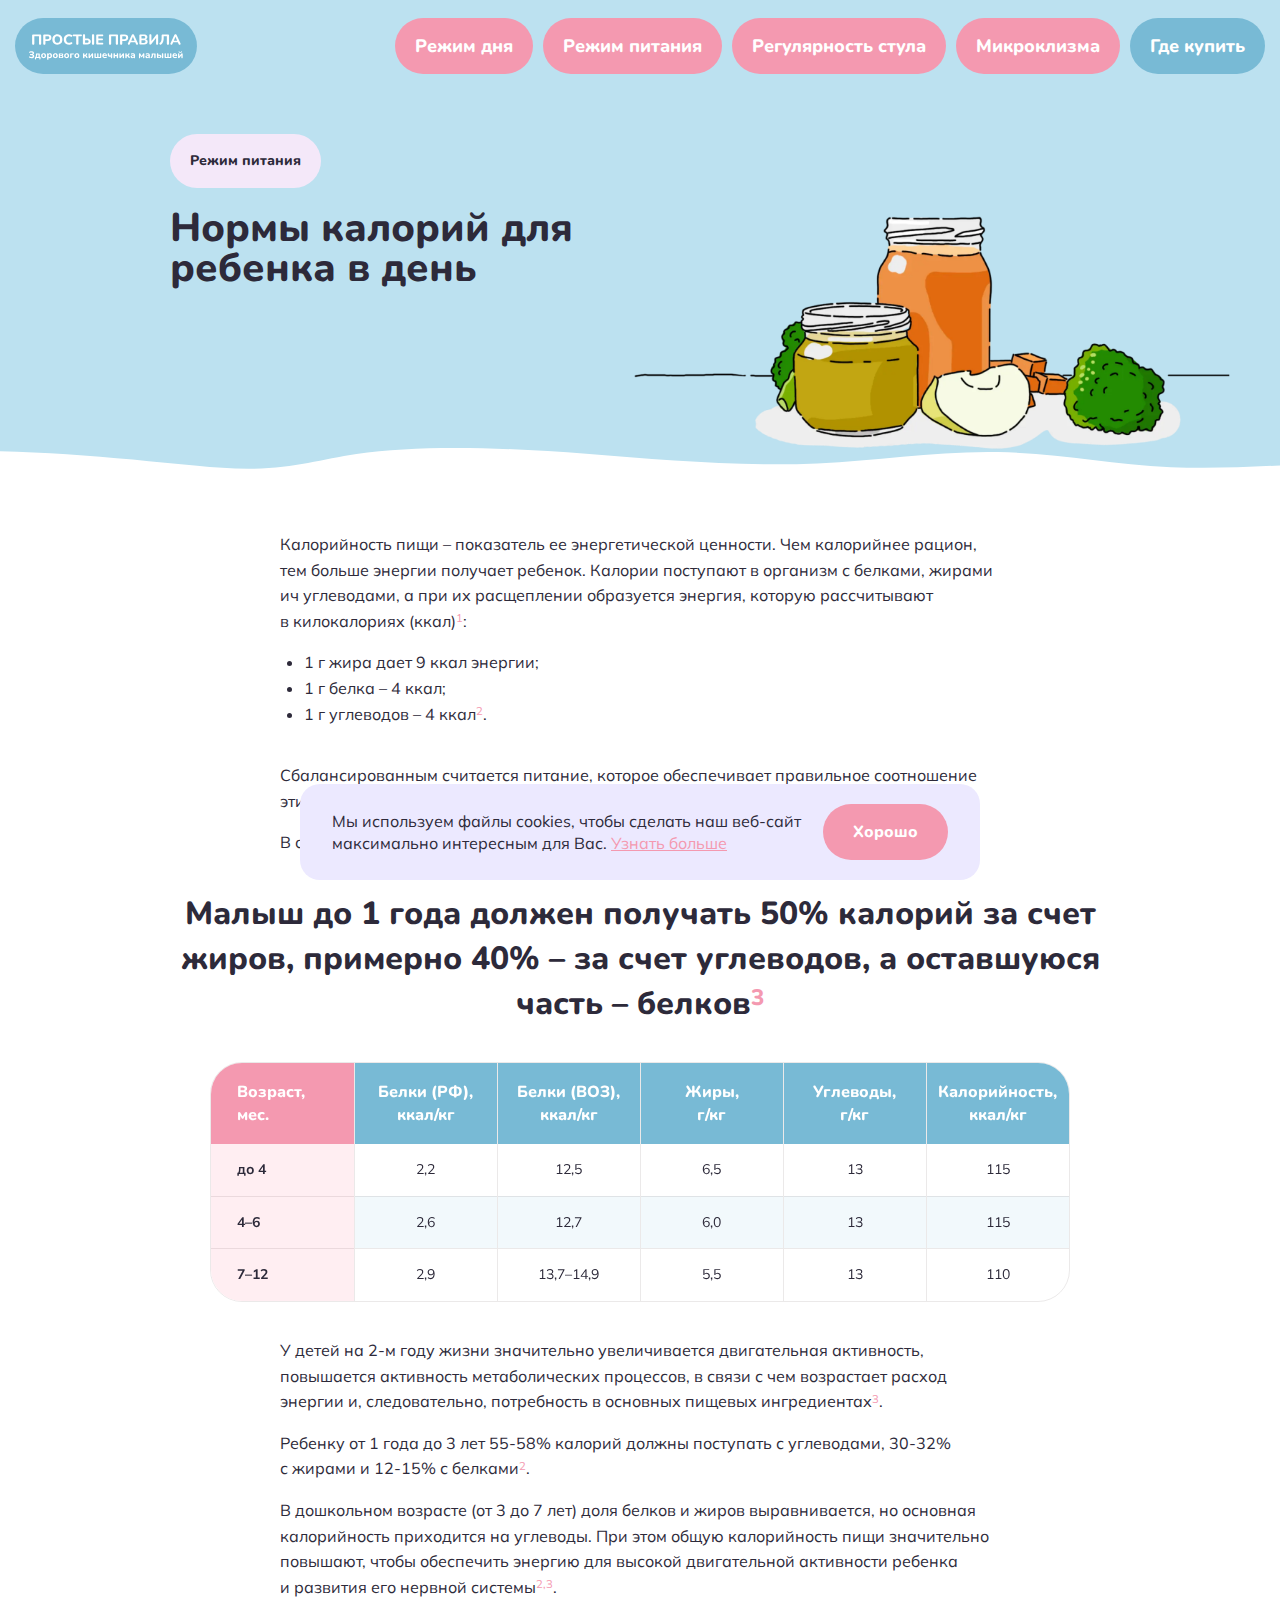
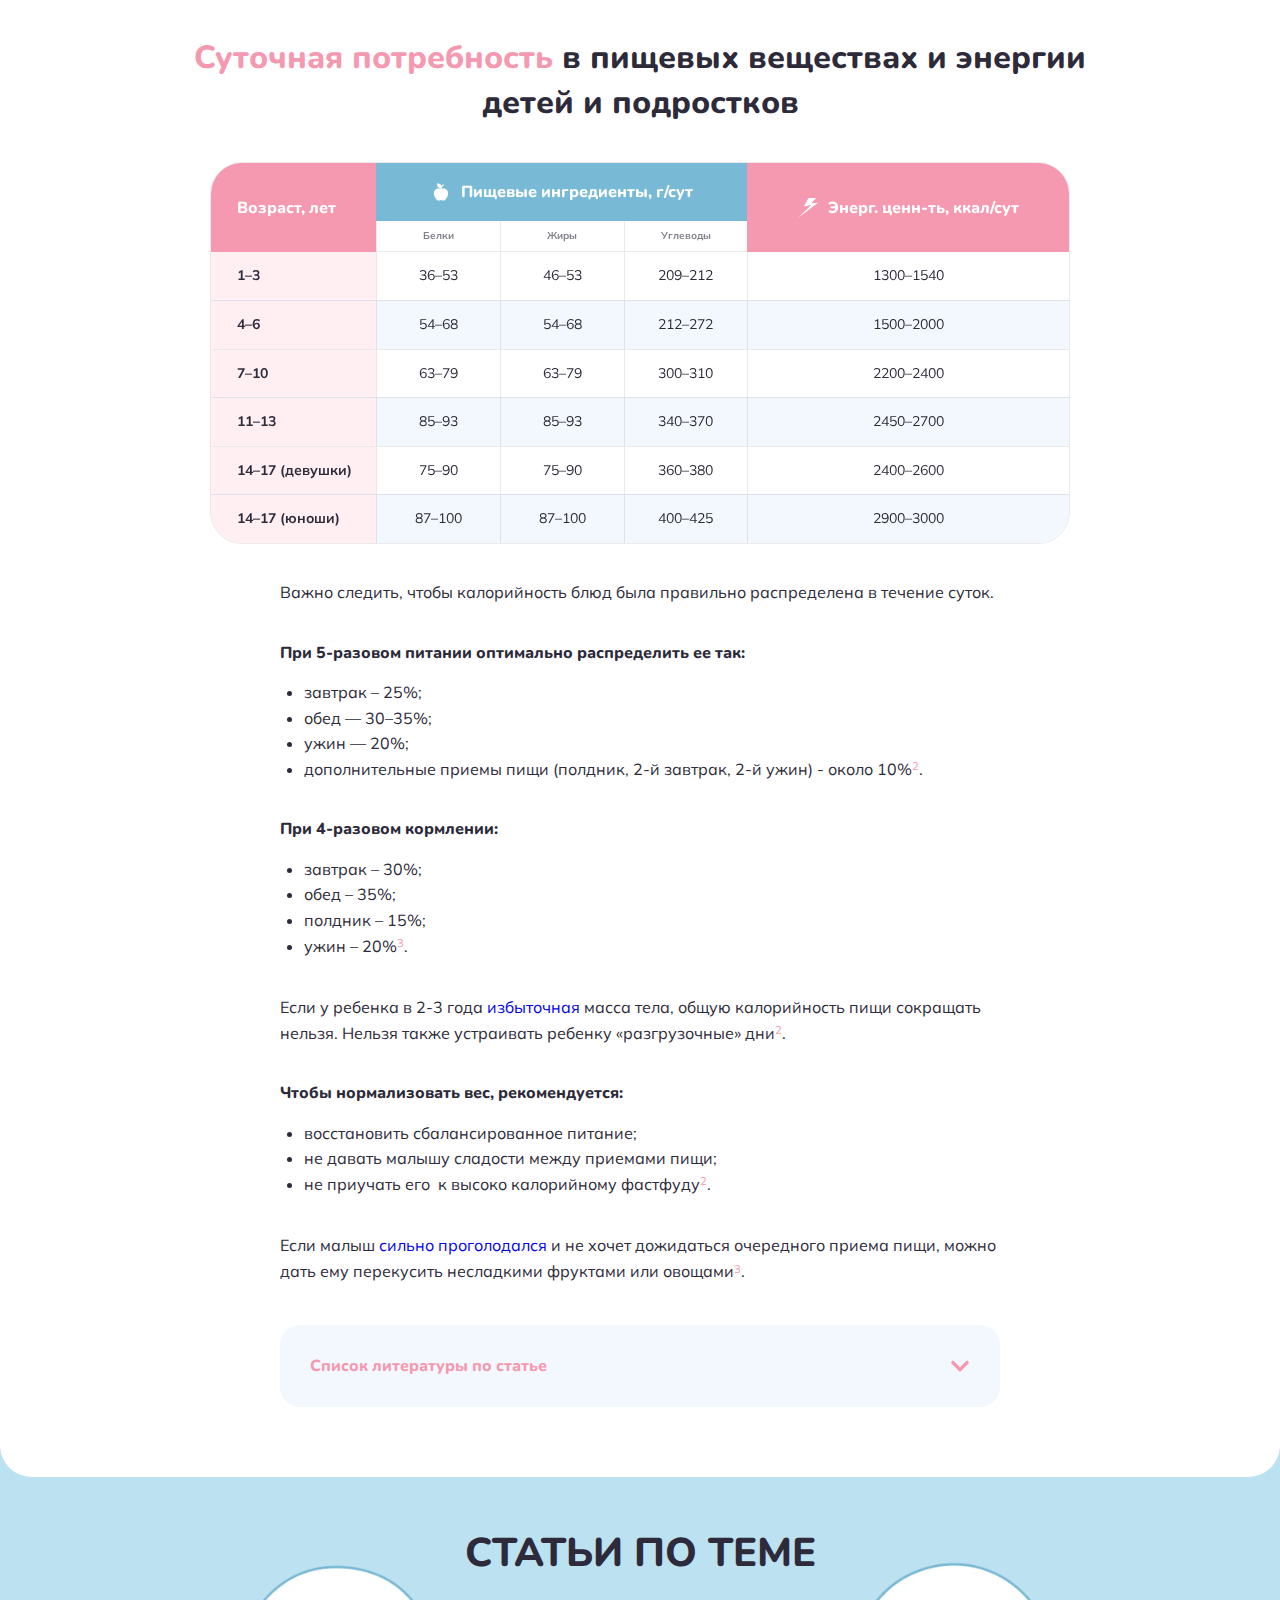
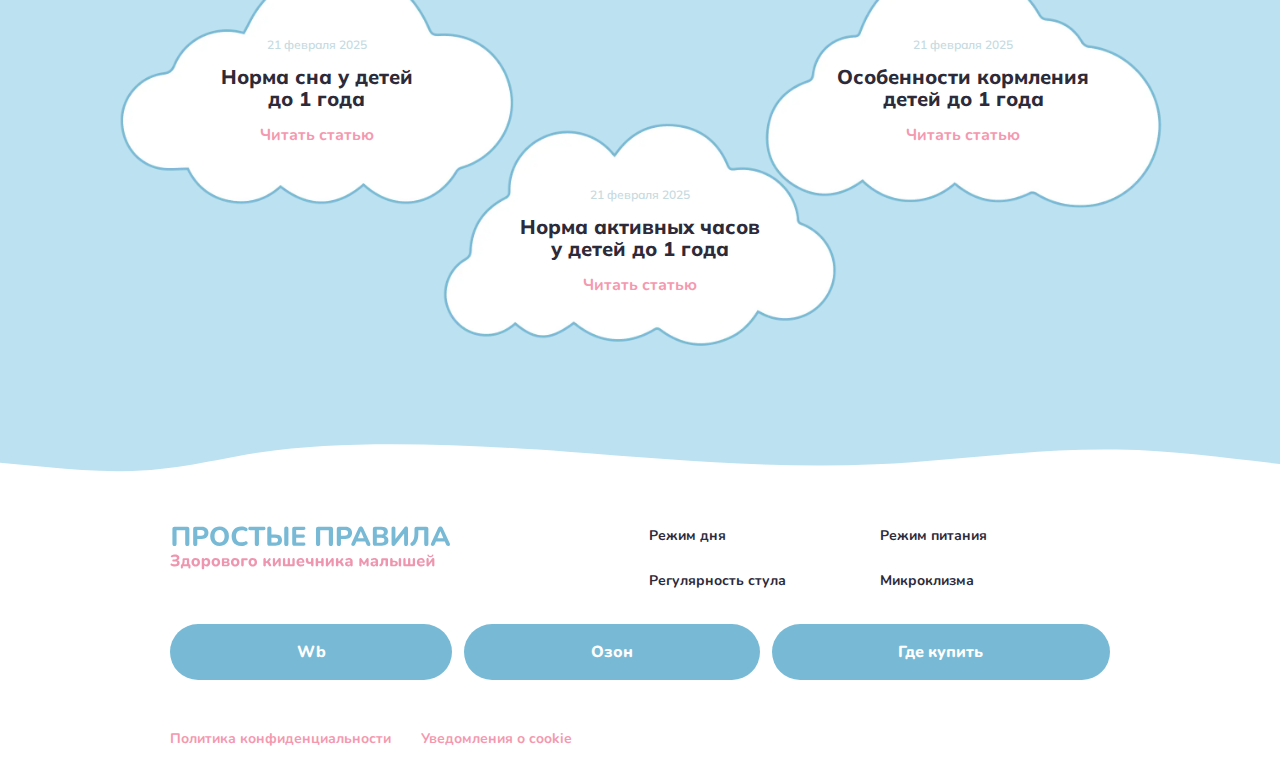
<file: article-6.html>
<!DOCTYPE html>
<html lang="ru">
  <head>
    <meta charset="UTF-8">
    <meta http-equiv="X-UA-Compatible" content="IE=edge">
    <meta name="viewport" content="width=device-width, initial-scale=1.0">
    <meta name="theme-color" content="#F7FAFF">
    <link rel="icon" href="./img/content/favicon.svg">
    <link rel="mask-icon" href="./img/content/favicon.svg" color="#F7FAFF">
    <link rel="apple-touch-icon" sizes="152x152" href="./img/content/touch-icon-ipad.png">
    <link rel="apple-touch-icon" sizes="167x167" href="./img/content/touch-icon-ipad-pro.png">
    <link rel="apple-touch-icon" sizes="180x180" href="./img/content/touch-icon-iphone-retina.png">
    <title>Нормы калорий для ребенка в день</title>
    <link rel="stylesheet" href="./css/style.min.css">
    <script src="./js/script.min.js" defer></script>
  </head>

  <body>
    <div class="wrapper">
      <header class="header">
        <div class="container">
          <div class="header__body">
            <!-- у ссылки разные параметры на главной и внутренних -->
            <a class="logo logo_header" href="./index.html">
              <img class="logo__img" src="./img/content/logo-1.svg" alt="Микролакс">
            </a>
            <nav class="menu">
              <!-- у ссылок разные параметры на главной и внутренних -->
              <ul class="menu__list _nav-menu">
                <li class="menu__item">
                  <a class="menu__link" href="./index.html#category-1">
                    <figure class="menu__icon-box">
                      <picture><source srcset="./img/content/art/menu-1.webp" type="image/webp"><img class="menu__icon" src="./img/content/art/menu-1.png" alt="Режим дня"></picture>
                    </figure>
                    Режим дня
                  </a>
                </li>
                <li class="menu__item">
                  <a class="menu__link" href="./index.html#category-2">
                    <figure class="menu__icon-box">
                      <picture><source srcset="./img/content/art/menu-2.webp" type="image/webp"><img class="menu__icon" src="./img/content/art/menu-2.png" alt="Режим питания"></picture>
                    </figure>
                    Режим питания
                  </a>
                </li>
                <li class="menu__item">
                  <a class="menu__link" href="./index.html#category-3">
                    <figure class="menu__icon-box">
                      <picture><source srcset="./img/content/art/menu-3.webp" type="image/webp"><img class="menu__icon" src="./img/content/art/menu-3.png" alt="Регулярность стула"></picture>
                    </figure>
                    Регулярность стула
                  </a>
                </li>
                <li class="menu__item">
                  <a class="menu__link" href="./index.html#category-4">
                    <figure class="menu__icon-box">
                      <picture><source srcset="./img/content/art/menu-4.webp" type="image/webp"><img class="menu__icon" src="./img/content/art/menu-4.png" alt="Микроклизма"></picture>
                    </figure>
                    Микроклизма
                  </a>
                </li>
              </ul>
              <ul class="menu__list _help-menu">
                <li class="menu__item">
                  <a class="menu__link menu__link_btn" href="#" target="_blank">Где купить</a>
                </li>
              </ul>
            </nav>
          </div>
        </div>
      </header>

      <main class="page">
        <article class="article">
          <div class="heading">
            <div class="container">
              <div class="heading__body">
                <div class="heading__content">
                  <h1 class="heading__title _h2">Нормы калорий для ребенка в день</h1>
                  <span class="heading__tag">Режим питания</span>
                </div>
                <figure class="heading__img-box">
                  <picture><source srcset="./img/content/art/art-6.webp" type="image/webp"><img class="heading__img" src="./img/content/art/art-6.png" alt="Превью статьи"></picture>
                </figure>
              </div>
            </div>
          </div>
          <div class="article__main">
            <div class="container">
              <div class="article__body">
                <div class="article__inner">
                  <p>
                    Калорийность пищи – показатель ее энергетической ценности. Чем калорийнее рацион,
                    тем больше энергии получает ребенок. Калории поступают в организм с белками, жирами ич
                    углеводами, а при их расщеплении образуется энергия, которую рассчитывают
                    в килокалориях (ккал)<sup>1</sup>:
                  </p>
                  <ul>
                    <li>1 г жира дает 9 ккал энергии;</li>
                    <li>1 г белка – 4 ккал;</li>
                    <li>1 г углеводов – 4 ккал<sup>2</sup>.</li>
                  </ul>
                  <p>
                    Сбалансированным считается питание, которое обеспечивает правильное соотношение этих
                    питательных веществ<sup>2</sup>.
                  </p>
                  <p>
                    В отличие от взрослых, у детей правильное соотношение отличается в разном возрасте:
                  </p>
                  <h2>
                    Малыш до 1 года должен получать 50% калорий за счет жиров, примерно 40% – за счет
                    углеводов, а оставшуюся часть – белков<sup>3</sup>
                  </h2>
                  <div class="article__box">
                    <div class="table-slider">
                      <div class="table-slider__items">
                        <div class="table-slider__item">
                          <dl class="table-4" data-table>
                            <div class="table-4__item">
                              <dt class="table-4__name" data-table-head>
                                Возраст, <br>
                                мес.
                              </dt>
                              <dd class="table-4__desc">до 4</dd>
                              <dd class="table-4__desc">4–6</dd>
                              <dd class="table-4__desc">7–12</dd>
                            </div>
                            <div class="table-4__item">
                              <dt class="table-4__name" data-table-head>
                                Белки (РФ), <br>
                                ккал/кг
                              </dt>
                              <dd class="table-4__desc">2,2</dd>
                              <dd class="table-4__desc">2,6</dd>
                              <dd class="table-4__desc">2,9</dd>
                            </div>
                            <div class="table-4__item">
                              <dt class="table-4__name" data-table-head>
                                Белки (ВОЗ), <br>
                                ккал/кг
                              </dt>
                              <dd class="table-4__desc">12,5</dd>
                              <dd class="table-4__desc">12,7</dd>
                              <dd class="table-4__desc">13,7–14,9</dd>
                            </div>
                            <div class="table-4__item">
                              <dt class="table-4__name" data-table-head>
                                Жиры, <br>
                                г/кг
                              </dt>
                              <dd class="table-4__desc">6,5</dd>
                              <dd class="table-4__desc">6,0</dd>
                              <dd class="table-4__desc">5,5</dd>
                            </div>
                            <div class="table-4__item">
                              <dt class="table-4__name" data-table-head>
                                Углеводы, <br>
                                г/кг
                              </dt>
                              <dd class="table-4__desc">13</dd>
                              <dd class="table-4__desc">13</dd>
                              <dd class="table-4__desc">13</dd>
                            </div>
                            <div class="table-4__item">
                              <dt class="table-4__name" data-table-head>
                                Калорийность, <br>
                                ккал/кг
                              </dt>
                              <dd class="table-4__desc">115</dd>
                              <dd class="table-4__desc">115</dd>
                              <dd class="table-4__desc">110</dd>
                            </div>
                          </dl>
                        </div>
                      </div>
                      <div class="table-slider__scrollbar"></div>
                    </div>
                  </div>
                  <p>
                    У детей на 2-м году жизни значительно увеличивается двигательная активность,
                    повышается активность метаболических процессов, в связи с чем возрастает расход
                    энергии и, следовательно, потребность в основных пищевых ингредиентах<sup>3</sup>.
                  </p>
                  <p>
                    Ребенку от 1 года до 3 лет 55-58% калорий должны поступать с углеводами, 30-32%
                    с жирами и 12-15% с белками<sup>2</sup>.
                  </p>
                  <p>
                    В дошкольном возрасте (от 3 до 7 лет) доля белков и жиров выравнивается, но основная
                    калорийность приходится на углеводы. При этом общую калорийность пищи значительно
                    повышают, чтобы обеспечить энергию для высокой двигательной активности ребенка
                    и развития его нервной системы<sup>2,3</sup>.
                  </p>
                  <h2><b>Суточная потребность</b> в пищевых веществах и энергии детей и подростков</h2>
                  <div class="article__box">
                    <div class="table-slider">
                      <div class="table-slider__items">
                        <div class="table-slider__item">
                          <div class="table-5">
                            <div class="table-5__head">
                              <div class="table-5__head-cell">
                                <div class="table-5__title">Возраст, лет</div>
                              </div>
                              <div class="table-5__head-cell table-2__head-cell_grid">
                                <div class="table-5__title">
                                  <svg width="20" height="20" viewBox="0 0 20 20" fill="none" xmlns="http://www.w3.org/2000/svg">
                                  <path d="M16.1801 8.23557C14.478 5.81434 12.393 6.34841 11.0134 6.70183C10.8679 6.73908 10.7255 6.77557 10.5908 6.80665C10.7643 5.32021 11.5595 4.16432 13.0079 3.28653L12.4332 2.33831C11.6673 2.80246 11.048 3.34437 10.5754 3.96052C10.3996 3.40094 10.1247 2.93122 9.75055 2.55706C9.03017 1.83668 7.95812 1.48118 6.56445 1.50077L6.02543 1.5083L6.01789 2.04736C5.9984 3.44109 6.35381 4.51305 7.07425 5.23345C7.66729 5.82649 8.49932 6.17111 9.55219 6.26398C9.5178 6.44854 9.49193 6.63458 9.47466 6.82152C9.3209 6.78752 9.15575 6.74526 8.98645 6.70189C7.60676 6.34851 5.52178 5.81441 3.81975 8.23564C3.00638 9.3927 2.76058 10.9587 3.10894 12.7644C3.52036 14.8971 4.75727 17.1084 5.98615 17.9081C7.48388 18.8829 8.74758 18.4225 9.50259 18.1474C9.68557 18.0808 9.91328 17.9978 9.99997 17.9978C10.0867 17.9978 10.3144 18.0808 10.4974 18.1474C10.9065 18.2965 11.465 18.5 12.1293 18.5C12.6907 18.5 13.3277 18.3546 14.0138 17.9081C15.2427 17.1084 16.4795 14.897 16.891 12.7644C17.2392 10.9586 16.9934 9.39263 16.1801 8.23557Z" fill="white"/>
                                  </svg>
                                  Пищевые ингредиенты, г/сут
                                </div>
                                <div class="table-5__subhead">
                                  <div class="table-5__subhead-cell">Белки</div>
                                  <div class="table-5__subhead-cell">Жиры</div>
                                  <div class="table-5__subhead-cell">Углеводы</div>
                                </div>
                              </div>
                              <div class="table-5__head-cell">
                                <div class="table-5__title">
                                  <svg width="20" height="20" viewBox="0 0 20 20" fill="none" xmlns="http://www.w3.org/2000/svg">
                                  <path d="M10.428 0L5.878 8.45237L13.2177 6.94615L0 20L20 4.85252L13.2177 5.27175L18.2938 0H10.428Z" fill="white"/>
                                  </svg>
                                  Энерг. ценн-ть, ккал/сут
                                </div>
                              </div>
                            </div>
                            <div class="table-5__row">
                              <div class="table-5__cell">1–3</div>
                              <div class="table-5__cell">36–53</div>
                              <div class="table-5__cell">46–53</div>
                              <div class="table-5__cell">209–212</div>
                              <div class="table-5__cell">1300–1540</div>
                            </div>
                            <div class="table-5__row">
                              <div class="table-5__cell">4–6</div>
                              <div class="table-5__cell">54–68</div>
                              <div class="table-5__cell">54–68</div>
                              <div class="table-5__cell">212–272</div>
                              <div class="table-5__cell">1500–2000</div>
                            </div>
                            <div class="table-5__row">
                              <div class="table-5__cell">7–10</div>
                              <div class="table-5__cell">63–79</div>
                              <div class="table-5__cell">63–79</div>
                              <div class="table-5__cell">300–310</div>
                              <div class="table-5__cell">2200–2400</div>
                            </div>
                            <div class="table-5__row">
                              <div class="table-5__cell">11–13</div>
                              <div class="table-5__cell">85–93</div>
                              <div class="table-5__cell">85–93</div>
                              <div class="table-5__cell">340–370</div>
                              <div class="table-5__cell">2450–2700</div>
                            </div>
                            <div class="table-5__row">
                              <div class="table-5__cell">14–17 (девушки)</div>
                              <div class="table-5__cell">75–90</div>
                              <div class="table-5__cell">75–90</div>
                              <div class="table-5__cell">360–380</div>
                              <div class="table-5__cell">2400–2600</div>
                            </div>
                            <div class="table-5__row">
                              <div class="table-5__cell">14–17 (юноши)</div>
                              <div class="table-5__cell">87–100</div>
                              <div class="table-5__cell">87–100</div>
                              <div class="table-5__cell">400–425</div>
                              <div class="table-5__cell">2900–3000</div>
                            </div>
                          </div>
                        </div>
                      </div>
                      <div class="table-slider__actions">
                        <div class="table-slider__scrollbar"></div>
                      </div>
                    </div>
                  </div>
                  <p>
                    Важно следить, чтобы калорийность блюд была правильно распределена в течение суток.
                  </p>
                  <h4>При 5-разовом питании оптимально распределить ее так:</h4>
                  <ul>
                    <li>завтрак – 25%;</li>
                    <li>обед — 30–35%;</li>
                    <li>ужин — 20%;</li>
                    <li>
                      дополнительные приемы пищи (полдник, 2-й завтрак, 2-й ужин) - около 10%<sup>2</sup>.
                    </li>
                  </ul>
                  <h4>При 4-разовом кормлении:</h4>
                  <ul>
                    <li>завтрак – 30%;</li>
                    <li>обед – 35%;</li>
                    <li>полдник – 15%;</li>
                    <li>ужин – 20%<sup>3</sup>.</li>
                  </ul>
                  <p>
                    Если у ребенка в 2-3 года <a href="#" target="_blank">избыточная</a> масса тела, общую
                    калорийность пищи сокращать нельзя. Нельзя также устраивать ребенку «разгрузочные»
                    дни<sup>2</sup>.
                  </p>
                  <h4>Чтобы нормализовать вес, рекомендуется:</h4>
                  <ul>
                    <li>восстановить сбалансированное питание;</li>
                    <li>не давать малышу сладости между приемами пищи;</li>
                    <li>не приучать его  к высоко калорийному фастфуду<sup>2</sup>.</li>
                  </ul>
                  <p>
                    Если малыш <a href="#" target="_blank">сильно проголодался</a> и не хочет дожидаться
                    очередного приема пищи, можно дать ему перекусить несладкими фруктами или
                    овощами<sup>3</sup>.
                  </p>
                </div>
                <div class="spollers" data-spollers>
                  <details class="spollers__item">
                    <summary class="spollers__title">
                      Список литературы по статье
                      <svg viewBox="0 0 24 24" fill="none" xmlns="http://www.w3.org/2000/svg">
                        <path fill-rule="evenodd" clip-rule="evenodd" d="M2.08579 6.33579C2.86683 5.55474 4.13317 5.55474 4.91421 6.33579L12 13.4216L19.0858 6.33579C19.8668 5.55474 21.1332 5.55474 21.9142 6.33579C22.6953 7.11683 22.6953 8.38317 21.9142 9.16421L12 19.0784L2.08579 9.16421C1.30474 8.38317 1.30474 7.11683 2.08579 6.33579Z" fill="#FF9AB3"/>
                      </svg>
                    </summary>
                    <div class="spollers__inner">
                      <ol>
                        <li>
                          Богданова Н.М. Функциональный запор у детей раннего возраста: причины развития, критерии
                          диагностики и тактика ведения. Медицинский совет. 2018; (17):  150-155. URL:
                          <a href="https://www.med-sovet.pro/jour/article/viewFile/2712/2668" target="_blank">
                            https://www.med-sovet.pro/jour/article/viewFile/2712/2668
                          </a>
                        </li>
                        <li>
                          Хавкин А.И., Файзуллина Р.А., Бельмер С.В., Волынец Г.В., Гурова М.М., Звягин А.А., Корниенко
                          Е.А., Новикова В.П., Печкуров Д.В., Приворотский В.Ф., Тяжева А.А., Эрдес С.И. Диагностика и
                          лечение функциональных запоров у детей (фрагмент Проекта клинических рекомендаций по диагностике
                          и лечению функциональных заболеваний органов пищеварения у детей Российского общества детских
                          гастроэнтерологов, гепатологов и нутрициологов) 2020;2: 60-58. URL:
                          <a href="https://pharmateca.ru/archive/article/38849" target="_blank">
                            https://pharmateca.ru/archive/article/38849
                          </a>
                        </li>
                        <li>
                          Корниенко Е.А. Функциональные запоры у детей. Фарматека. 2011; 1 (214): 23-28. URL:
                          <a
                            href="https://new.pharmateca.ru/articles/Funkcionalnye-zapory-u-detei-210Ka.html"
                            target="_blank"
                          >
                            https://new.pharmateca.ru/articles/Funkcionalnye-zapory-u-detei-210Ka.html
                          </a>
                        </li>
                      </ol>
                    </div>
                  </details>
                </div>
                <a class="article__back btn btn_main" href="./index.html">Вернуться на главную</a>
              </div>
            </div>
          </div>
        </article>
        <section class="related">
          <div class="container">
            <div class="related__body">
              <div class="related__head">
                <h2 class="related__title _h2">Статьи по теме</h2>
              </div>
              <div class="related__items">
                <div class="related__grid">
                  <article class="article-card">
                    <div class="article-card__content">
                      <a class="article-card__link" href="./article-1.html">Читать статью</a>
                      <time class="article-card__date" datetime="2024-04-24 19:00">
                        21 февраля 2025
                      </time>
                      <h4 class="article-card__title">Норма сна у детей до 1 года</h4>
                      <p class="article-card__text">
                        Для здоровья ЖКТ с первых дней жизни важно обеспечить регулярность всех
                        физиологических процессов организма.
                      </p>
                    </div>
                  </article>
                  <article class="article-card">
                    <div class="article-card__content">
                      <a class="article-card__link" href="./article-2.html">Читать статью</a>
                      <time class="article-card__date" datetime="2024-04-24 19:00">
                        21 февраля 2025
                      </time>
                      <h4 class="article-card__title">
                        Норма активных часов у детей до 1 года
                      </h4>
                      <p class="article-card__text">
                        Для здоровья ЖКТ с первых дней жизни важно обеспечить регулярность всех
                        физиологических процессов организма.
                      </p>
                    </div>
                  </article>
                  <article class="article-card">
                    <div class="article-card__content">
                      <a class="article-card__link" href="./article-3.html">Читать статью</a>
                      <time class="article-card__date" datetime="2024-04-24 19:00">
                        21 февраля 2025
                      </time>
                      <h4 class="article-card__title">Особенности кормления детей до 1 года</h4>
                      <p class="article-card__text">
                        Для здоровья ЖКТ с первых дней жизни важно обеспечить регулярность всех
                        физиологических процессов организма.
                      </p>
                    </div>
                  </article>
                </div>
              </div>
            </div>
          </div>
        </section>
      </main>

      <footer class="footer">
        <div class="container">
          <div class="footer__body">
            <div class="footer__main">
              <div class="footer__box">
                <!-- у ссылки разные параметры на главной и внутренних -->
                <a class="logo logo_footer" href="./index.html">
                  <img class="logo__img" src="./img/content/logo-2.svg" alt="Микролакс">
                </a>
              </div>
              <div class="footer__box footer__box_menu">
                <!-- у ссылок разные параметры на главной и внутренних -->
                <ul class="footer-menu">
                  <li class="footer-menu__item">
                    <a class="footer-menu__link" href="./index.html#category-1">Режим дня</a>
                  </li>
                  <li class="footer-menu__item">
                    <a class="footer-menu__link" href="./index.html#category-2">Режим питания</a>
                  </li>
                  <li class="footer-menu__item">
                    <a class="footer-menu__link" href="./index.html#category-3">Регулярность стула</a>
                  </li>
                  <li class="footer-menu__item">
                    <a class="footer-menu__link" href="./index.html#category-4">Микроклизма</a>
                  </li>
                </ul>
              </div>
              <div class="footer__box">
                <ul class="footer-shop">
                  <li class="footer-shop__item">
                    <a class="footer-shop__link btn btn_secondary-1" href="#" target="_blank">Wb</a>
                  </li>
                  <li class="footer-shop__item">
                    <a class="footer-shop__link btn btn_secondary-1" href="#" target="_blank">Озон</a>
                  </li>
                  <li class="footer-shop__item">
                    <a class="footer-shop__link btn btn_secondary-1" href="#" target="_blank">Где купить</a>
                  </li>
                </ul>
              </div>
            </div>
            <div class="footer__info">
              <ul class="footer-info">
                <li class="footer-info__item">
                  <a class="footer-info__link" href="./files/Privacy_policy.pdf.pdf" target="_blank">
                    Политика конфиденциальности
                  </a>
                </li>
                <li class="footer-info__item">
                  <a class="footer-info__link" href="./files/Cookie_notification.pdf" target="_blank">
                    Уведомления о cookie
                  </a>
                </li>
              </ul>
            </div>
          </div>
        </div>
      </footer>
    </div>

    <div class="cookie">
      <p class="cookie__text">
        Мы используем файлы cookies, чтобы сделать наш веб-сайт максимально интересным для Вас.
        <a href="./files/Cookie_notification.pdf" target="_blank">Узнать больше</a>
      </p>
      <button
        class="cookie__btn btn btn_main"
        type="button"
        aria-label="Принять файлы cookie"
        title="Принять файлы cookie"
      >
        Хорошо
      </button>
    </div>
  </body>
</html>
</file>
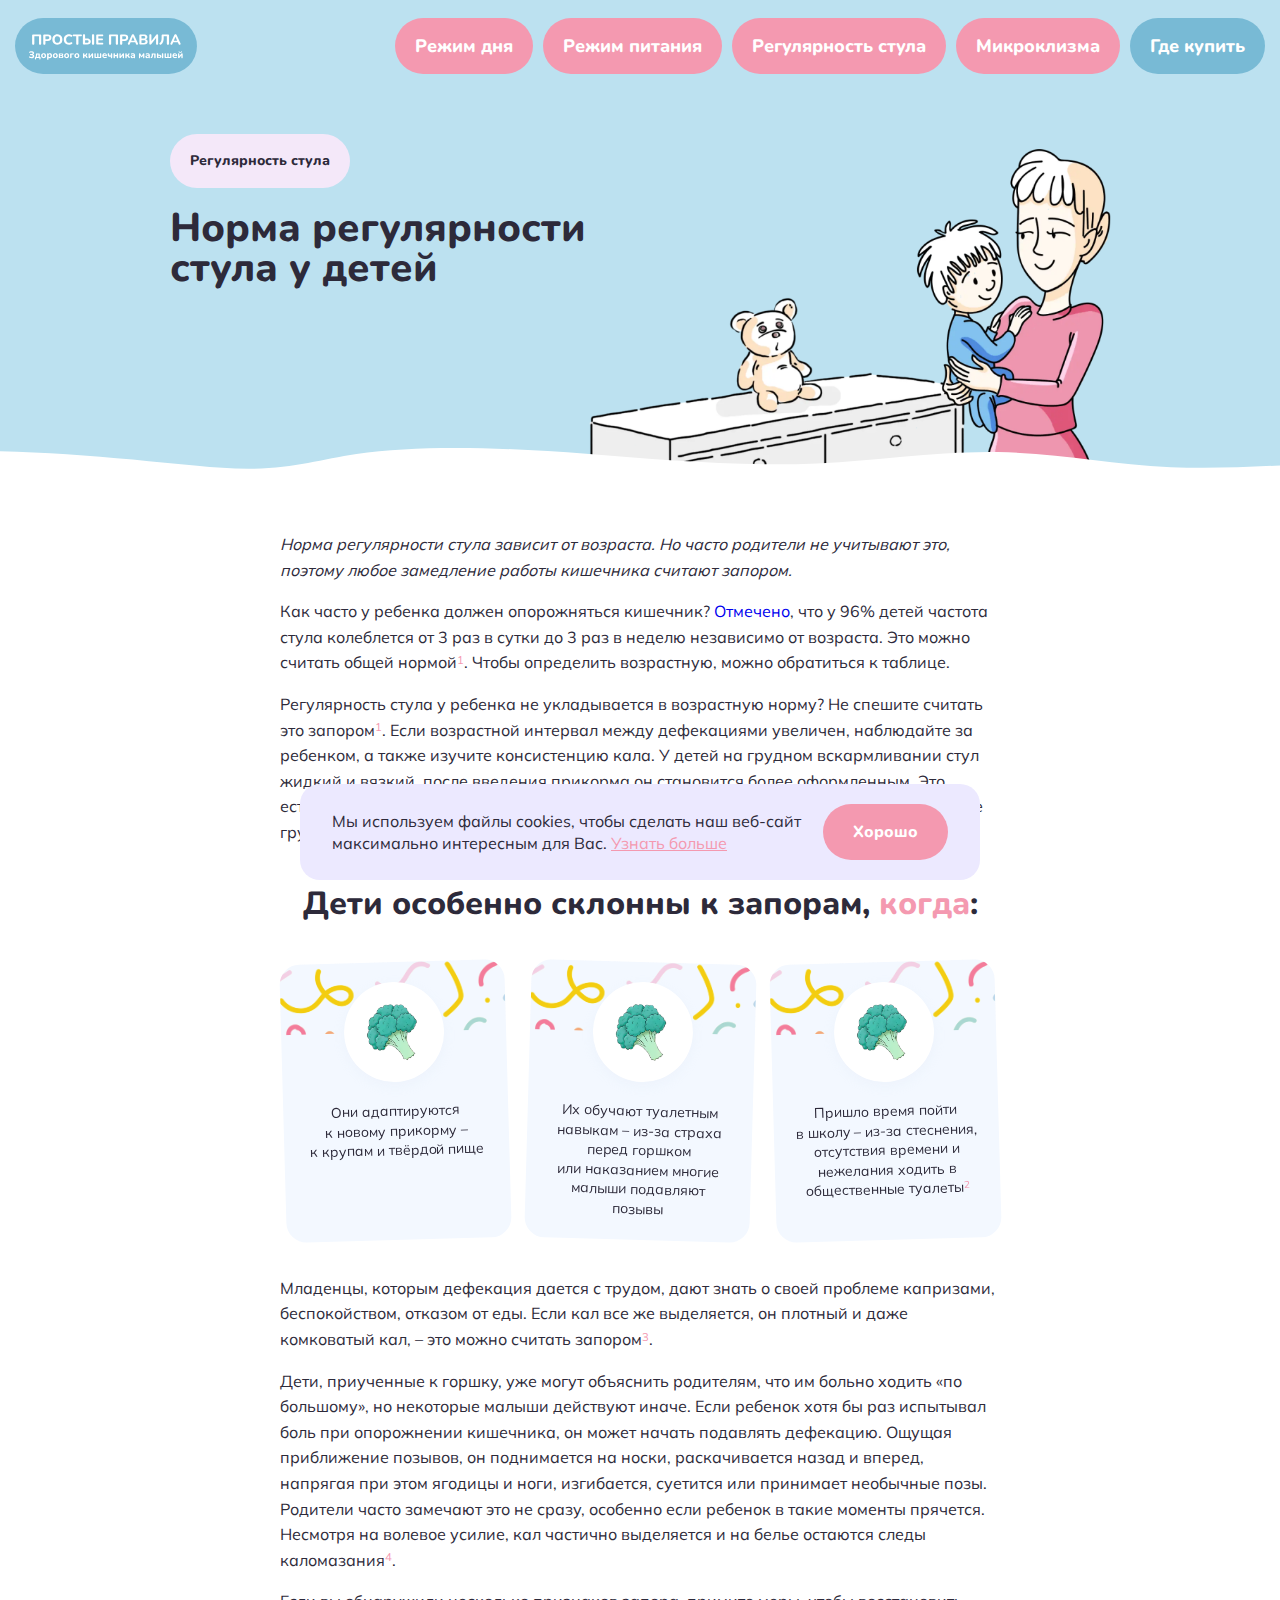
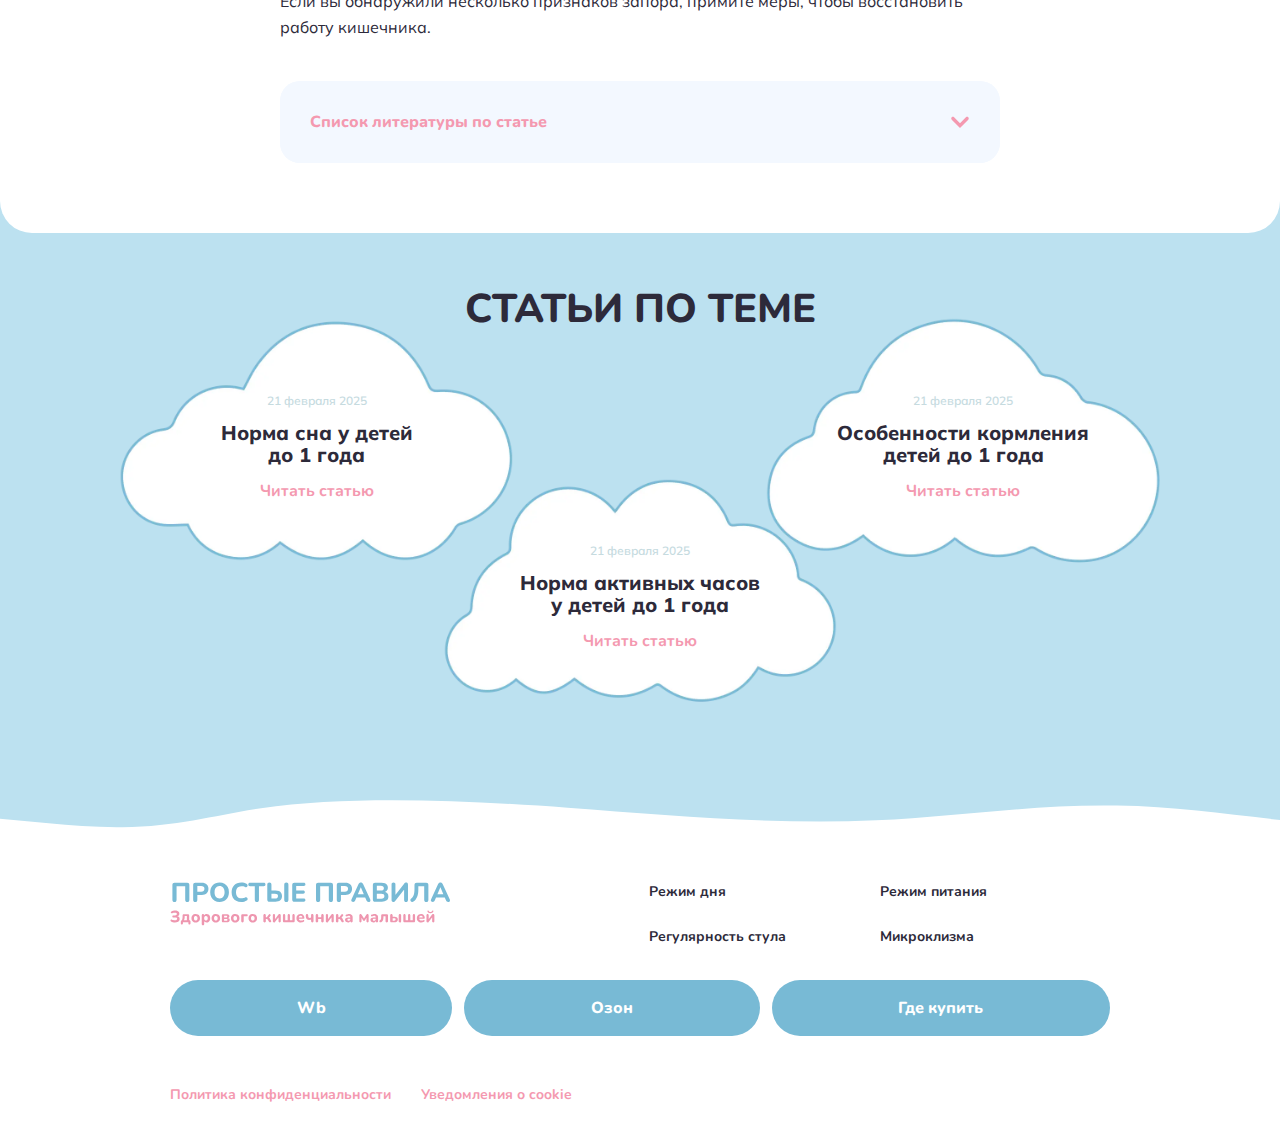
<file: article-7.html>
<!DOCTYPE html>
<html lang="ru">
  <head>
    <meta charset="UTF-8">
    <meta http-equiv="X-UA-Compatible" content="IE=edge">
    <meta name="viewport" content="width=device-width, initial-scale=1.0">
    <meta name="theme-color" content="#F7FAFF">
    <link rel="icon" href="./img/content/favicon.svg">
    <link rel="mask-icon" href="./img/content/favicon.svg" color="#F7FAFF">
    <link rel="apple-touch-icon" sizes="152x152" href="./img/content/touch-icon-ipad.png">
    <link rel="apple-touch-icon" sizes="167x167" href="./img/content/touch-icon-ipad-pro.png">
    <link rel="apple-touch-icon" sizes="180x180" href="./img/content/touch-icon-iphone-retina.png">
    <title>Норма регулярности стула у детей</title>
    <link rel="stylesheet" href="./css/style.min.css">
    <script src="./js/script.min.js" defer></script>
  </head>

  <body>
    <div class="wrapper">
      <header class="header">
        <div class="container">
          <div class="header__body">
            <!-- у ссылки разные параметры на главной и внутренних -->
            <a class="logo logo_header" href="./index.html">
              <img class="logo__img" src="./img/content/logo-1.svg" alt="Микролакс">
            </a>
            <nav class="menu">
              <!-- у ссылок разные параметры на главной и внутренних -->
              <ul class="menu__list _nav-menu">
                <li class="menu__item">
                  <a class="menu__link" href="./index.html#category-1">
                    <figure class="menu__icon-box">
                      <picture><source srcset="./img/content/art/menu-1.webp" type="image/webp"><img class="menu__icon" src="./img/content/art/menu-1.png" alt="Режим дня"></picture>
                    </figure>
                    Режим дня
                  </a>
                </li>
                <li class="menu__item">
                  <a class="menu__link" href="./index.html#category-2">
                    <figure class="menu__icon-box">
                      <picture><source srcset="./img/content/art/menu-2.webp" type="image/webp"><img class="menu__icon" src="./img/content/art/menu-2.png" alt="Режим питания"></picture>
                    </figure>
                    Режим питания
                  </a>
                </li>
                <li class="menu__item">
                  <a class="menu__link" href="./index.html#category-3">
                    <figure class="menu__icon-box">
                      <picture><source srcset="./img/content/art/menu-3.webp" type="image/webp"><img class="menu__icon" src="./img/content/art/menu-3.png" alt="Регулярность стула"></picture>
                    </figure>
                    Регулярность стула
                  </a>
                </li>
                <li class="menu__item">
                  <a class="menu__link" href="./index.html#category-4">
                    <figure class="menu__icon-box">
                      <picture><source srcset="./img/content/art/menu-4.webp" type="image/webp"><img class="menu__icon" src="./img/content/art/menu-4.png" alt="Микроклизма"></picture>
                    </figure>
                    Микроклизма
                  </a>
                </li>
              </ul>
              <ul class="menu__list _help-menu">
                <li class="menu__item">
                  <a class="menu__link menu__link_btn" href="#" target="_blank">Где купить</a>
                </li>
              </ul>
            </nav>
          </div>
        </div>
      </header>

      <main class="page">
        <article class="article">
          <div class="heading">
            <div class="container">
              <div class="heading__body">
                <div class="heading__content">
                  <h1 class="heading__title _h2">Норма регулярности стула у детей</h1>
                  <span class="heading__tag">Регулярность стула</span>
                </div>
                <figure class="heading__img-box">
                  <picture><source srcset="./img/content/art/art-7.webp" type="image/webp"><img class="heading__img" src="./img/content/art/art-7.png" alt="Превью статьи"></picture>
                </figure>
              </div>
            </div>
          </div>
          <div class="article__main">
            <div class="container">
              <div class="article__body">
                <div class="article__inner">
                  <p>
                    <i>
                      Норма регулярности стула зависит от возраста. Но часто родители не учитывают это,
                      поэтому любое замедление работы кишечника считают запором.
                    </i>
                  </p>
                  <p>
                    Как часто у ребенка должен опорожняться кишечник?
                    <a href="#" target="_blank">Отмечено</a>, что у 96% детей частота стула колеблется от
                    3 раз в сутки до 3 раз в неделю независимо от возраста. Это можно считать общей
                    нормой<sup>1</sup>. Чтобы определить возрастную, можно обратиться к таблице.
                  </p>
                  <p>
                    Регулярность стула у ребенка не укладывается в возрастную норму? Не спешите считать
                    это запором<sup>1</sup>. Если возрастной интервал между дефекациями увеличен,
                    наблюдайте за ребенком, а также изучите консистенцию кала. У детей на грудном
                    вскармливании стул жидкий и вязкий, после введения прикорма он становится более
                    оформленным. Это естественно и в лечении не нуждается. Мягкий, оформленный кал,
                    спокойное поведение грудничка при дефекации практически исключают у него
                    запоры<sup>1</sup>.
                  </p>
                  <h2>Дети особенно склонны к запорам, <b>когда</b>:</h2>
                  <div class="article__box">
                    <div class="cards">
                      <div class="cards__item">
                        <figure class="cards__img-box">
                          <picture><source srcset="./img/content/art/icon-1.webp" type="image/webp"><img class="cards__img" src="./img/content/art/icon-1.png" alt="image"></picture>
                        </figure>
                        <div class="cards__content">
                          <p class="cards__text">
                            Они адаптируются к новому прикорму – к крупам и твёрдой пище
                          </p>
                        </div>
                      </div>
                      <div class="cards__item">
                        <figure class="cards__img-box">
                          <picture><source srcset="./img/content/art/icon-1.webp" type="image/webp"><img class="cards__img" src="./img/content/art/icon-1.png" alt="image"></picture>
                        </figure>
                        <div class="cards__content">
                          <p class="cards__text">
                            Их обучают туалетным навыкам – из-за страха перед горшком или наказанием
                            многие малыши подавляют позывы
                          </p>
                        </div>
                      </div>
                      <div class="cards__item">
                        <figure class="cards__img-box">
                          <picture><source srcset="./img/content/art/icon-1.webp" type="image/webp"><img class="cards__img" src="./img/content/art/icon-1.png" alt="image"></picture>
                        </figure>
                        <div class="cards__content">
                          <p class="cards__text">
                            Пришло время пойти в школу – из-за стеснения, отсутствия времени и нежелания
                            ходить в общественные туалеты<sup>2</sup>
                          </p>
                        </div>
                      </div>
                    </div>
                  </div>
                  <p>
                    Младенцы, которым дефекация дается с трудом, дают знать о своей проблеме капризами,
                    беспокойством, отказом от еды. Если кал все же выделяется, он плотный и даже
                    комковатый кал, – это можно считать запором<sup>3</sup>.
                  </p>
                  <p>
                    Дети, приученные к горшку, уже могут объяснить родителям, что им больно ходить «по
                    большому», но некоторые малыши действуют иначе. Если ребенок хотя бы раз испытывал
                    боль при опорожнении кишечника, он может начать подавлять дефекацию. Ощущая
                    приближение позывов, он поднимается на носки, раскачивается назад и вперед, напрягая
                    при этом ягодицы и ноги, изгибается, суетится или принимает необычные позы. Родители
                    часто замечают это не сразу, особенно если ребенок в такие моменты прячется. Несмотря
                    на волевое усилие, кал частично выделяется и на белье остаются следы
                    каломазания<sup>4</sup>.
                  </p>
                  <p>
                    Если вы обнаружили несколько признаков запора, примите меры, чтобы восстановить работу
                    кишечника.
                  </p>
                </div>
                <div class="spollers" data-spollers>
                  <details class="spollers__item">
                    <summary class="spollers__title">
                      Список литературы по статье
                      <svg viewBox="0 0 24 24" fill="none" xmlns="http://www.w3.org/2000/svg">
                        <path fill-rule="evenodd" clip-rule="evenodd" d="M2.08579 6.33579C2.86683 5.55474 4.13317 5.55474 4.91421 6.33579L12 13.4216L19.0858 6.33579C19.8668 5.55474 21.1332 5.55474 21.9142 6.33579C22.6953 7.11683 22.6953 8.38317 21.9142 9.16421L12 19.0784L2.08579 9.16421C1.30474 8.38317 1.30474 7.11683 2.08579 6.33579Z" fill="#FF9AB3"/>
                      </svg>
                    </summary>
                    <div class="spollers__inner">
                      <ol>
                        <li>
                          Богданова Н.М. Функциональный запор у детей раннего возраста: причины развития, критерии
                          диагностики и тактика ведения. Медицинский совет. 2018; (17):  150-155. URL:
                          <a href="https://www.med-sovet.pro/jour/article/viewFile/2712/2668" target="_blank">
                            https://www.med-sovet.pro/jour/article/viewFile/2712/2668
                          </a>
                        </li>
                        <li>
                          Хавкин А.И., Файзуллина Р.А., Бельмер С.В., Волынец Г.В., Гурова М.М., Звягин А.А., Корниенко
                          Е.А., Новикова В.П., Печкуров Д.В., Приворотский В.Ф., Тяжева А.А., Эрдес С.И. Диагностика и
                          лечение функциональных запоров у детей (фрагмент Проекта клинических рекомендаций по диагностике
                          и лечению функциональных заболеваний органов пищеварения у детей Российского общества детских
                          гастроэнтерологов, гепатологов и нутрициологов) 2020;2: 60-58. URL:
                          <a href="https://pharmateca.ru/archive/article/38849" target="_blank">
                            https://pharmateca.ru/archive/article/38849
                          </a>
                        </li>
                        <li>
                          Корниенко Е.А. Функциональные запоры у детей. Фарматека. 2011; 1 (214): 23-28. URL:
                          <a
                            href="https://new.pharmateca.ru/articles/Funkcionalnye-zapory-u-detei-210Ka.html"
                            target="_blank"
                          >
                            https://new.pharmateca.ru/articles/Funkcionalnye-zapory-u-detei-210Ka.html
                          </a>
                        </li>
                      </ol>
                    </div>
                  </details>
                </div>
                <a class="article__back btn btn_main" href="./index.html">Вернуться на главную</a>
              </div>
            </div>
          </div>
        </article>
        <section class="related">
          <div class="container">
            <div class="related__body">
              <div class="related__head">
                <h2 class="related__title _h2">Статьи по теме</h2>
              </div>
              <div class="related__items">
                <div class="related__grid">
                  <article class="article-card">
                    <div class="article-card__content">
                      <a class="article-card__link" href="./article-1.html">Читать статью</a>
                      <time class="article-card__date" datetime="2024-04-24 19:00">
                        21 февраля 2025
                      </time>
                      <h4 class="article-card__title">Норма сна у детей до 1 года</h4>
                      <p class="article-card__text">
                        Для здоровья ЖКТ с первых дней жизни важно обеспечить регулярность всех
                        физиологических процессов организма.
                      </p>
                    </div>
                  </article>
                  <article class="article-card">
                    <div class="article-card__content">
                      <a class="article-card__link" href="./article-2.html">Читать статью</a>
                      <time class="article-card__date" datetime="2024-04-24 19:00">
                        21 февраля 2025
                      </time>
                      <h4 class="article-card__title">
                        Норма активных часов у детей до 1 года
                      </h4>
                      <p class="article-card__text">
                        Для здоровья ЖКТ с первых дней жизни важно обеспечить регулярность всех
                        физиологических процессов организма.
                      </p>
                    </div>
                  </article>
                  <article class="article-card">
                    <div class="article-card__content">
                      <a class="article-card__link" href="./article-3.html">Читать статью</a>
                      <time class="article-card__date" datetime="2024-04-24 19:00">
                        21 февраля 2025
                      </time>
                      <h4 class="article-card__title">Особенности кормления детей до 1 года</h4>
                      <p class="article-card__text">
                        Для здоровья ЖКТ с первых дней жизни важно обеспечить регулярность всех
                        физиологических процессов организма.
                      </p>
                    </div>
                  </article>
                </div>
              </div>
            </div>
          </div>
        </section>
      </main>

      <footer class="footer">
        <div class="container">
          <div class="footer__body">
            <div class="footer__main">
              <div class="footer__box">
                <!-- у ссылки разные параметры на главной и внутренних -->
                <a class="logo logo_footer" href="./index.html">
                  <img class="logo__img" src="./img/content/logo-2.svg" alt="Микролакс">
                </a>
              </div>
              <div class="footer__box footer__box_menu">
                <!-- у ссылок разные параметры на главной и внутренних -->
                <ul class="footer-menu">
                  <li class="footer-menu__item">
                    <a class="footer-menu__link" href="./index.html#category-1">Режим дня</a>
                  </li>
                  <li class="footer-menu__item">
                    <a class="footer-menu__link" href="./index.html#category-2">Режим питания</a>
                  </li>
                  <li class="footer-menu__item">
                    <a class="footer-menu__link" href="./index.html#category-3">Регулярность стула</a>
                  </li>
                  <li class="footer-menu__item">
                    <a class="footer-menu__link" href="./index.html#category-4">Микроклизма</a>
                  </li>
                </ul>
              </div>
              <div class="footer__box">
                <ul class="footer-shop">
                  <li class="footer-shop__item">
                    <a class="footer-shop__link btn btn_secondary-1" href="#" target="_blank">Wb</a>
                  </li>
                  <li class="footer-shop__item">
                    <a class="footer-shop__link btn btn_secondary-1" href="#" target="_blank">Озон</a>
                  </li>
                  <li class="footer-shop__item">
                    <a class="footer-shop__link btn btn_secondary-1" href="#" target="_blank">Где купить</a>
                  </li>
                </ul>
              </div>
            </div>
            <div class="footer__info">
              <ul class="footer-info">
                <li class="footer-info__item">
                  <a class="footer-info__link" href="./files/Privacy_policy.pdf.pdf" target="_blank">
                    Политика конфиденциальности
                  </a>
                </li>
                <li class="footer-info__item">
                  <a class="footer-info__link" href="./files/Cookie_notification.pdf" target="_blank">
                    Уведомления о cookie
                  </a>
                </li>
              </ul>
            </div>
          </div>
        </div>
      </footer>
    </div>

    <div class="cookie">
      <p class="cookie__text">
        Мы используем файлы cookies, чтобы сделать наш веб-сайт максимально интересным для Вас.
        <a href="./files/Cookie_notification.pdf" target="_blank">Узнать больше</a>
      </p>
      <button
        class="cookie__btn btn btn_main"
        type="button"
        aria-label="Принять файлы cookie"
        title="Принять файлы cookie"
      >
        Хорошо
      </button>
    </div>
  </body>
</html>
</file>
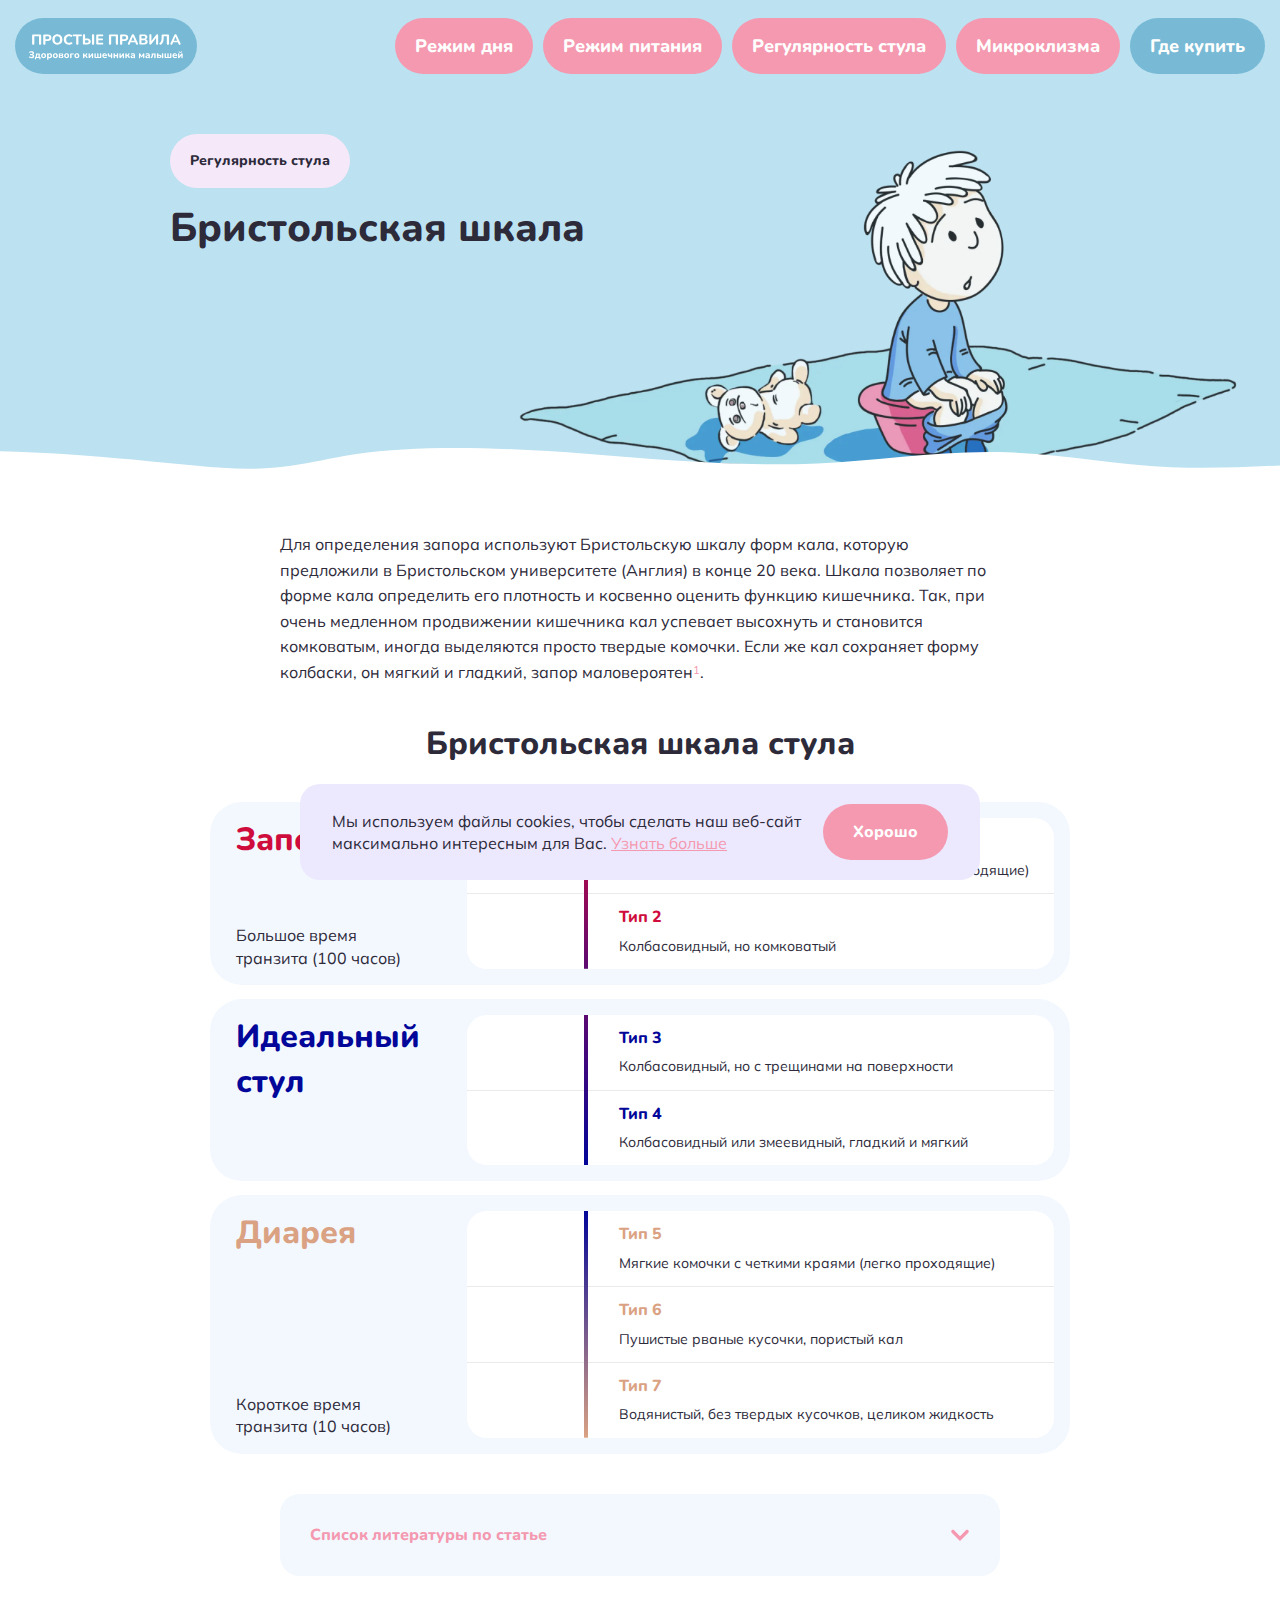
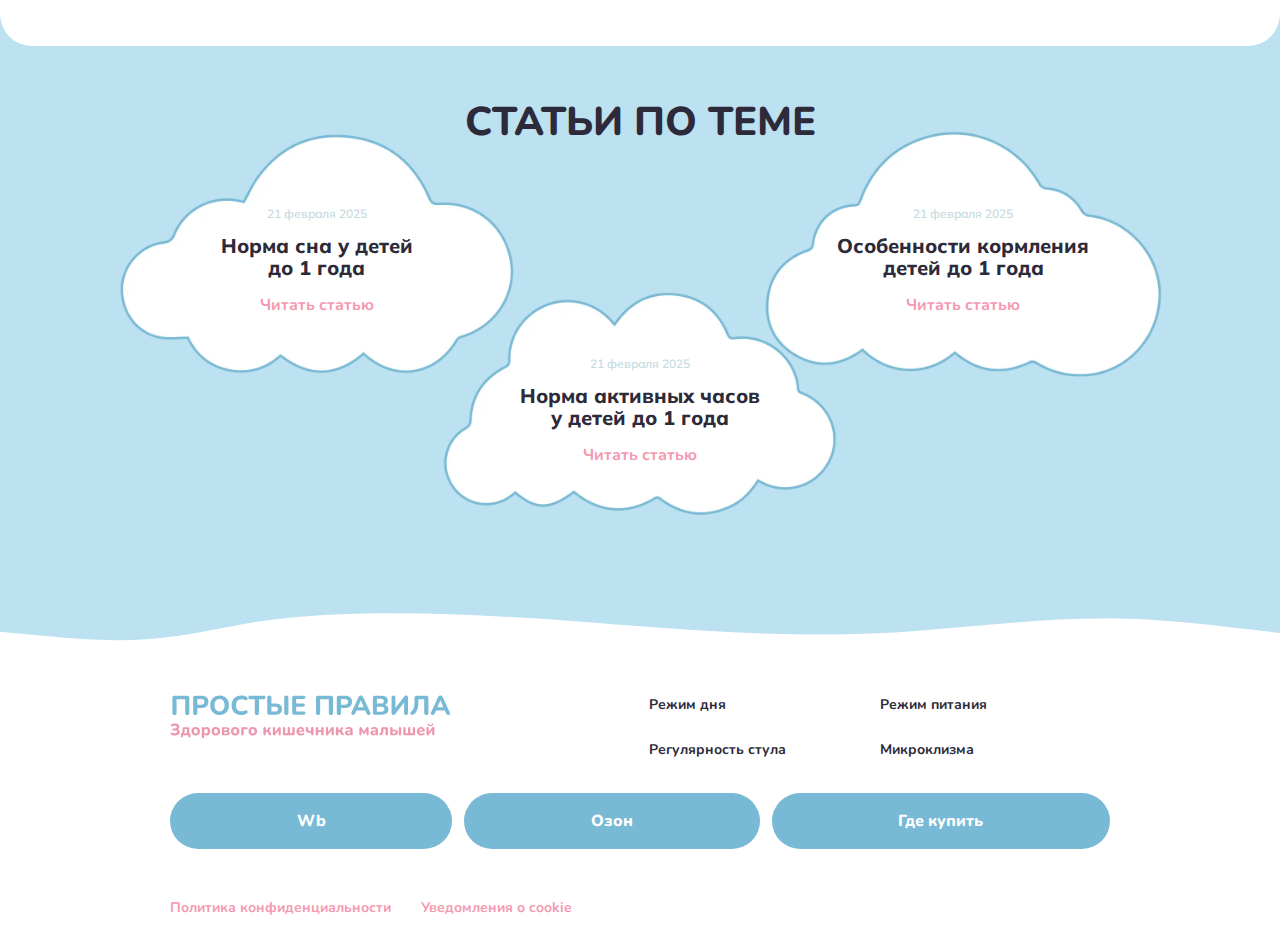
<file: article-8.html>
<!DOCTYPE html>
<html lang="ru">
  <head>
    <meta charset="UTF-8">
    <meta http-equiv="X-UA-Compatible" content="IE=edge">
    <meta name="viewport" content="width=device-width, initial-scale=1.0">
    <meta name="theme-color" content="#F7FAFF">
    <link rel="icon" href="./img/content/favicon.svg">
    <link rel="mask-icon" href="./img/content/favicon.svg" color="#F7FAFF">
    <link rel="apple-touch-icon" sizes="152x152" href="./img/content/touch-icon-ipad.png">
    <link rel="apple-touch-icon" sizes="167x167" href="./img/content/touch-icon-ipad-pro.png">
    <link rel="apple-touch-icon" sizes="180x180" href="./img/content/touch-icon-iphone-retina.png">
    <title>Бристольская шкала</title>
    <link rel="stylesheet" href="./css/style.min.css">
    <script src="./js/script.min.js" defer></script>
  </head>

  <body>
    <div class="wrapper">
      <header class="header">
        <div class="container">
          <div class="header__body">
            <!-- у ссылки разные параметры на главной и внутренних -->
            <a class="logo logo_header" href="./index.html">
              <img class="logo__img" src="./img/content/logo-1.svg" alt="Микролакс">
            </a>
            <nav class="menu">
              <!-- у ссылок разные параметры на главной и внутренних -->
              <ul class="menu__list _nav-menu">
                <li class="menu__item">
                  <a class="menu__link" href="./index.html#category-1">
                    <figure class="menu__icon-box">
                      <picture><source srcset="./img/content/art/menu-1.webp" type="image/webp"><img class="menu__icon" src="./img/content/art/menu-1.png" alt="Режим дня"></picture>
                    </figure>
                    Режим дня
                  </a>
                </li>
                <li class="menu__item">
                  <a class="menu__link" href="./index.html#category-2">
                    <figure class="menu__icon-box">
                      <picture><source srcset="./img/content/art/menu-2.webp" type="image/webp"><img class="menu__icon" src="./img/content/art/menu-2.png" alt="Режим питания"></picture>
                    </figure>
                    Режим питания
                  </a>
                </li>
                <li class="menu__item">
                  <a class="menu__link" href="./index.html#category-3">
                    <figure class="menu__icon-box">
                      <picture><source srcset="./img/content/art/menu-3.webp" type="image/webp"><img class="menu__icon" src="./img/content/art/menu-3.png" alt="Регулярность стула"></picture>
                    </figure>
                    Регулярность стула
                  </a>
                </li>
                <li class="menu__item">
                  <a class="menu__link" href="./index.html#category-4">
                    <figure class="menu__icon-box">
                      <picture><source srcset="./img/content/art/menu-4.webp" type="image/webp"><img class="menu__icon" src="./img/content/art/menu-4.png" alt="Микроклизма"></picture>
                    </figure>
                    Микроклизма
                  </a>
                </li>
              </ul>
              <ul class="menu__list _help-menu">
                <li class="menu__item">
                  <a class="menu__link menu__link_btn" href="#" target="_blank">Где купить</a>
                </li>
              </ul>
            </nav>
          </div>
        </div>
      </header>

      <main class="page">
        <article class="article">
          <div class="heading">
            <div class="container">
              <div class="heading__body">
                <div class="heading__content">
                  <h1 class="heading__title _h2">Бристольская шкала</h1>
                  <span class="heading__tag">Регулярность стула</span>
                </div>
                <figure class="heading__img-box">
                  <picture><source srcset="./img/content/art/art-8.webp" type="image/webp"><img class="heading__img" src="./img/content/art/art-8.png" alt="Превью статьи"></picture>
                </figure>
              </div>
            </div>
          </div>
          <div class="article__main">
            <div class="container">
              <div class="article__body">
                <div class="article__inner">
                  <p>
                    Для определения запора используют Бристольскую шкалу форм кала, которую предложили в
                    Бристольском университете (Англия) в конце 20 века. Шкала позволяет по форме кала
                    определить его плотность и косвенно оценить функцию кишечника. Так, при очень
                    медленном продвижении кишечника кал успевает высохнуть и становится комковатым, иногда
                    выделяются просто твердые комочки. Если же кал сохраняет форму колбаски, он мягкий и
                    гладкий, запор маловероятен<sup>1</sup>.
                  </p>
                  <h2>Бристольская шкала стула</h2>
                  <div class="article__box">
                    <div class="scale">
                      <div class="scale__box">
                        <div class="scale__head">
                          <h3 class="scale__title">Запор</h3>
                          <p class="scale__desc">Большое время транзита (100 часов)</p>
                        </div>
                        <dl class="scale__list">
                          <div class="scale__item">
                            <dt class="scale__name">Тип 1</dt>
                            <dd class="scale__text">
                              Отдельные твердые комки, как орехи (трудно проходящие)
                            </dd>
                          </div>
                          <div class="scale__item">
                            <dt class="scale__name">Тип 2</dt>
                            <dd class="scale__text">Колбасовидный, но комковатый</dd>
                          </div>
                        </dl>
                      </div>
                      <div class="scale__box">
                        <div class="scale__head">
                          <h3 class="scale__title">Идеальный стул</h3>
                        </div>
                        <dl class="scale__list">
                          <div class="scale__item">
                            <dt class="scale__name">Тип 3</dt>
                            <dd class="scale__text">Колбасовидный, но с трещинами на поверхности</dd>
                          </div>
                          <div class="scale__item">
                            <dt class="scale__name">Тип 4</dt>
                            <dd class="scale__text">Колбасовидный или змеевидный, гладкий и мягкий</dd>
                          </div>
                        </dl>
                      </div>
                      <div class="scale__box">
                        <div class="scale__head">
                          <h3 class="scale__title">Диарея</h3>
                          <p class="scale__desc">Короткое время транзита (10 часов)</p>
                        </div>
                        <dl class="scale__list">
                          <div class="scale__item">
                            <dt class="scale__name">Тип 5</dt>
                            <dd class="scale__text">
                              Мягкие комочки с четкими краями (легко проходящие)
                            </dd>
                          </div>
                          <div class="scale__item">
                            <dt class="scale__name">Тип 6</dt>
                            <dd class="scale__text">Пушистые рваные кусочки, пористый кал</dd>
                          </div>
                          <div class="scale__item">
                            <dt class="scale__name">Тип 7</dt>
                            <dd class="scale__text">
                              Водянистый, без твердых кусочков, целиком жидкость
                            </dd>
                          </div>
                        </dl>
                      </div>
                    </div>
                  </div>
                </div>
                <div class="spollers" data-spollers>
                  <details class="spollers__item">
                    <summary class="spollers__title">
                      Список литературы по статье
                      <svg viewBox="0 0 24 24" fill="none" xmlns="http://www.w3.org/2000/svg">
                        <path fill-rule="evenodd" clip-rule="evenodd" d="M2.08579 6.33579C2.86683 5.55474 4.13317 5.55474 4.91421 6.33579L12 13.4216L19.0858 6.33579C19.8668 5.55474 21.1332 5.55474 21.9142 6.33579C22.6953 7.11683 22.6953 8.38317 21.9142 9.16421L12 19.0784L2.08579 9.16421C1.30474 8.38317 1.30474 7.11683 2.08579 6.33579Z" fill="#FF9AB3"/>
                      </svg>
                    </summary>
                    <div class="spollers__inner">
                      <ol>
                        <li>
                          Богданова Н.М. Функциональный запор у детей раннего возраста: причины развития, критерии
                          диагностики и тактика ведения. Медицинский совет. 2018; (17):  150-155. URL:
                          <a href="https://www.med-sovet.pro/jour/article/viewFile/2712/2668" target="_blank">
                            https://www.med-sovet.pro/jour/article/viewFile/2712/2668
                          </a>
                        </li>
                        <li>
                          Хавкин А.И., Файзуллина Р.А., Бельмер С.В., Волынец Г.В., Гурова М.М., Звягин А.А., Корниенко
                          Е.А., Новикова В.П., Печкуров Д.В., Приворотский В.Ф., Тяжева А.А., Эрдес С.И. Диагностика и
                          лечение функциональных запоров у детей (фрагмент Проекта клинических рекомендаций по диагностике
                          и лечению функциональных заболеваний органов пищеварения у детей Российского общества детских
                          гастроэнтерологов, гепатологов и нутрициологов) 2020;2: 60-58. URL:
                          <a href="https://pharmateca.ru/archive/article/38849" target="_blank">
                            https://pharmateca.ru/archive/article/38849
                          </a>
                        </li>
                        <li>
                          Корниенко Е.А. Функциональные запоры у детей. Фарматека. 2011; 1 (214): 23-28. URL:
                          <a
                            href="https://new.pharmateca.ru/articles/Funkcionalnye-zapory-u-detei-210Ka.html"
                            target="_blank"
                          >
                            https://new.pharmateca.ru/articles/Funkcionalnye-zapory-u-detei-210Ka.html
                          </a>
                        </li>
                      </ol>
                    </div>
                  </details>
                </div>
                <a class="article__back btn btn_main" href="./index.html">Вернуться на главную</a>
              </div>
            </div>
          </div>
        </article>
        <section class="related">
          <div class="container">
            <div class="related__body">
              <div class="related__head">
                <h2 class="related__title _h2">Статьи по теме</h2>
              </div>
              <div class="related__items">
                <div class="related__grid">
                  <article class="article-card">
                    <div class="article-card__content">
                      <a class="article-card__link" href="./article-1.html">Читать статью</a>
                      <time class="article-card__date" datetime="2024-04-24 19:00">
                        21 февраля 2025
                      </time>
                      <h4 class="article-card__title">Норма сна у детей до 1 года</h4>
                      <p class="article-card__text">
                        Для здоровья ЖКТ с первых дней жизни важно обеспечить регулярность всех
                        физиологических процессов организма.
                      </p>
                    </div>
                  </article>
                  <article class="article-card">
                    <div class="article-card__content">
                      <a class="article-card__link" href="./article-2.html">Читать статью</a>
                      <time class="article-card__date" datetime="2024-04-24 19:00">
                        21 февраля 2025
                      </time>
                      <h4 class="article-card__title">
                        Норма активных часов у детей до 1 года
                      </h4>
                      <p class="article-card__text">
                        Для здоровья ЖКТ с первых дней жизни важно обеспечить регулярность всех
                        физиологических процессов организма.
                      </p>
                    </div>
                  </article>
                  <article class="article-card">
                    <div class="article-card__content">
                      <a class="article-card__link" href="./article-3.html">Читать статью</a>
                      <time class="article-card__date" datetime="2024-04-24 19:00">
                        21 февраля 2025
                      </time>
                      <h4 class="article-card__title">Особенности кормления детей до 1 года</h4>
                      <p class="article-card__text">
                        Для здоровья ЖКТ с первых дней жизни важно обеспечить регулярность всех
                        физиологических процессов организма.
                      </p>
                    </div>
                  </article>
                </div>
              </div>
            </div>
          </div>
        </section>
      </main>

      <footer class="footer">
        <div class="container">
          <div class="footer__body">
            <div class="footer__main">
              <div class="footer__box">
                <!-- у ссылки разные параметры на главной и внутренних -->
                <a class="logo logo_footer" href="./index.html">
                  <img class="logo__img" src="./img/content/logo-2.svg" alt="Микролакс">
                </a>
              </div>
              <div class="footer__box footer__box_menu">
                <!-- у ссылок разные параметры на главной и внутренних -->
                <ul class="footer-menu">
                  <li class="footer-menu__item">
                    <a class="footer-menu__link" href="./index.html#category-1">Режим дня</a>
                  </li>
                  <li class="footer-menu__item">
                    <a class="footer-menu__link" href="./index.html#category-2">Режим питания</a>
                  </li>
                  <li class="footer-menu__item">
                    <a class="footer-menu__link" href="./index.html#category-3">Регулярность стула</a>
                  </li>
                  <li class="footer-menu__item">
                    <a class="footer-menu__link" href="./index.html#category-4">Микроклизма</a>
                  </li>
                </ul>
              </div>
              <div class="footer__box">
                <ul class="footer-shop">
                  <li class="footer-shop__item">
                    <a class="footer-shop__link btn btn_secondary-1" href="#" target="_blank">Wb</a>
                  </li>
                  <li class="footer-shop__item">
                    <a class="footer-shop__link btn btn_secondary-1" href="#" target="_blank">Озон</a>
                  </li>
                  <li class="footer-shop__item">
                    <a class="footer-shop__link btn btn_secondary-1" href="#" target="_blank">Где купить</a>
                  </li>
                </ul>
              </div>
            </div>
            <div class="footer__info">
              <ul class="footer-info">
                <li class="footer-info__item">
                  <a class="footer-info__link" href="./files/Privacy_policy.pdf.pdf" target="_blank">
                    Политика конфиденциальности
                  </a>
                </li>
                <li class="footer-info__item">
                  <a class="footer-info__link" href="./files/Cookie_notification.pdf" target="_blank">
                    Уведомления о cookie
                  </a>
                </li>
              </ul>
            </div>
          </div>
        </div>
      </footer>
    </div>

    <div class="cookie">
      <p class="cookie__text">
        Мы используем файлы cookies, чтобы сделать наш веб-сайт максимально интересным для Вас.
        <a href="./files/Cookie_notification.pdf" target="_blank">Узнать больше</a>
      </p>
      <button
        class="cookie__btn btn btn_main"
        type="button"
        aria-label="Принять файлы cookie"
        title="Принять файлы cookie"
      >
        Хорошо
      </button>
    </div>
  </body>
</html>
</file>
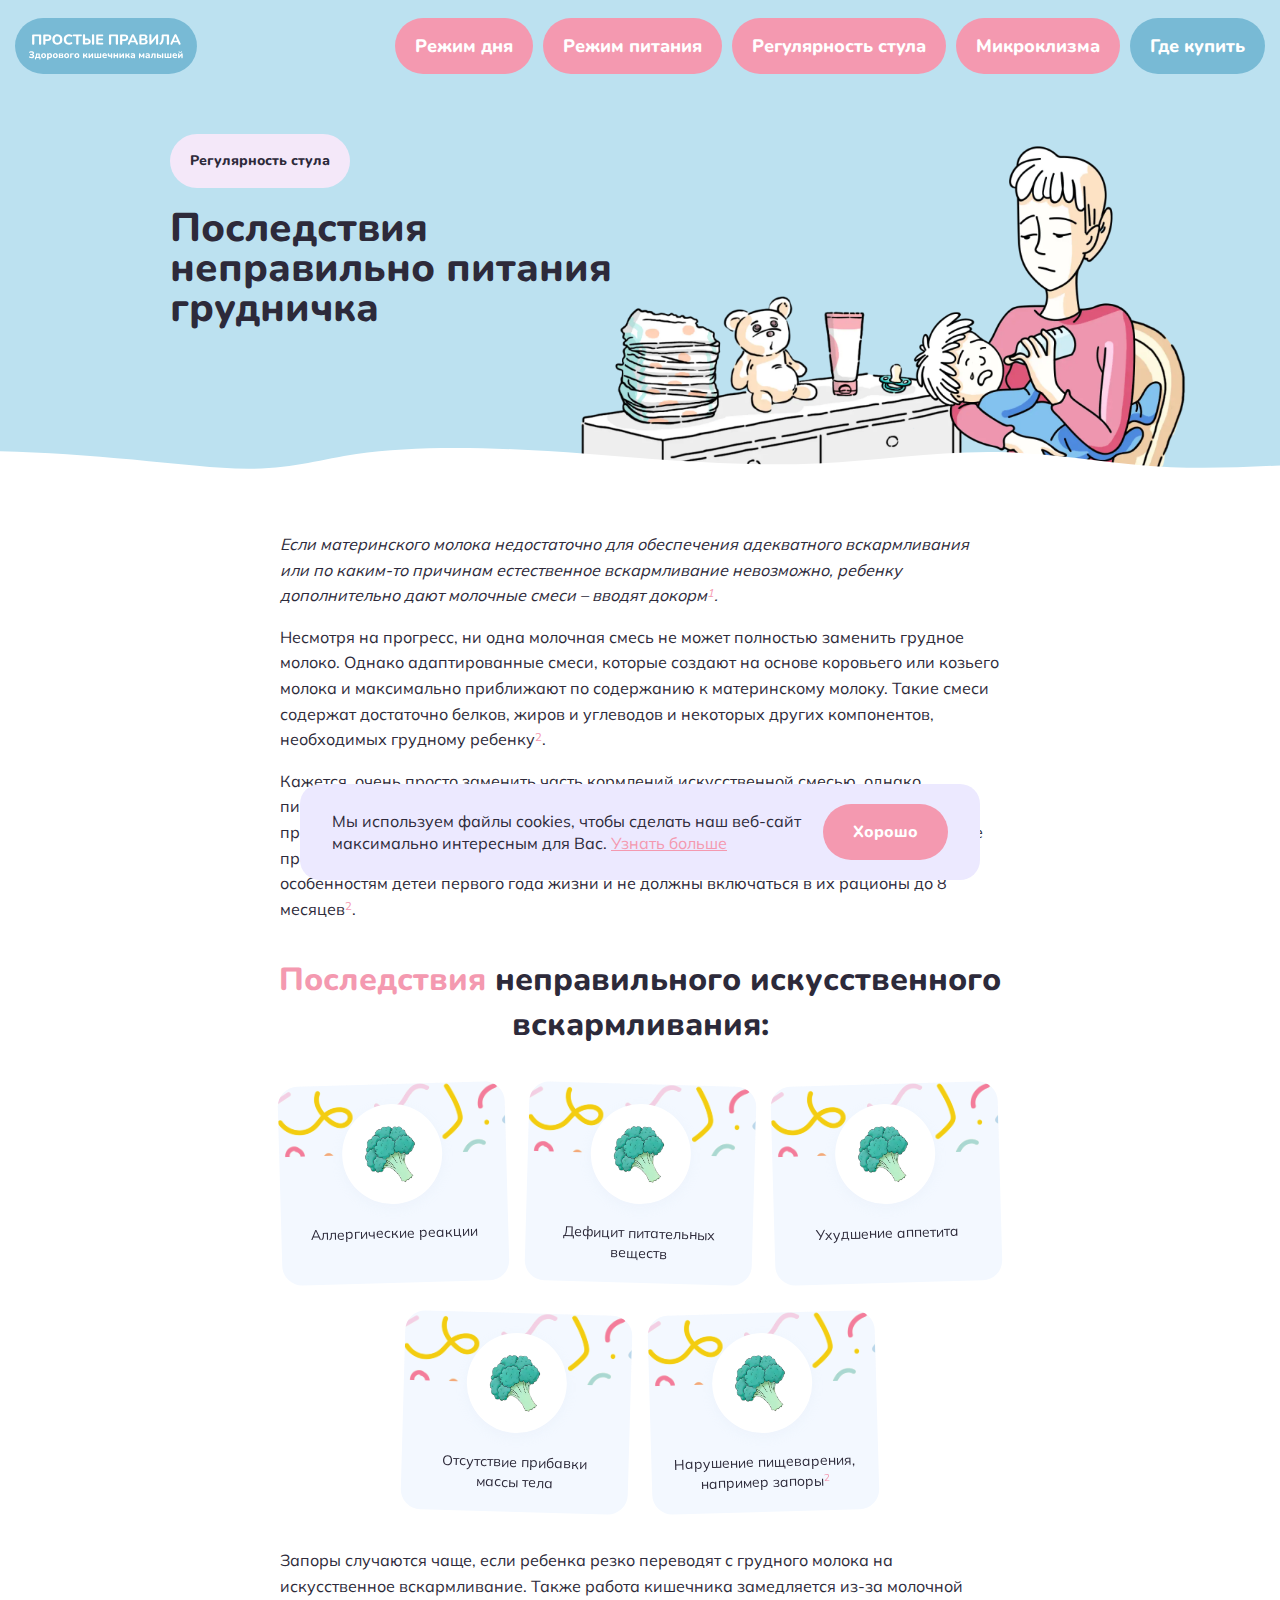
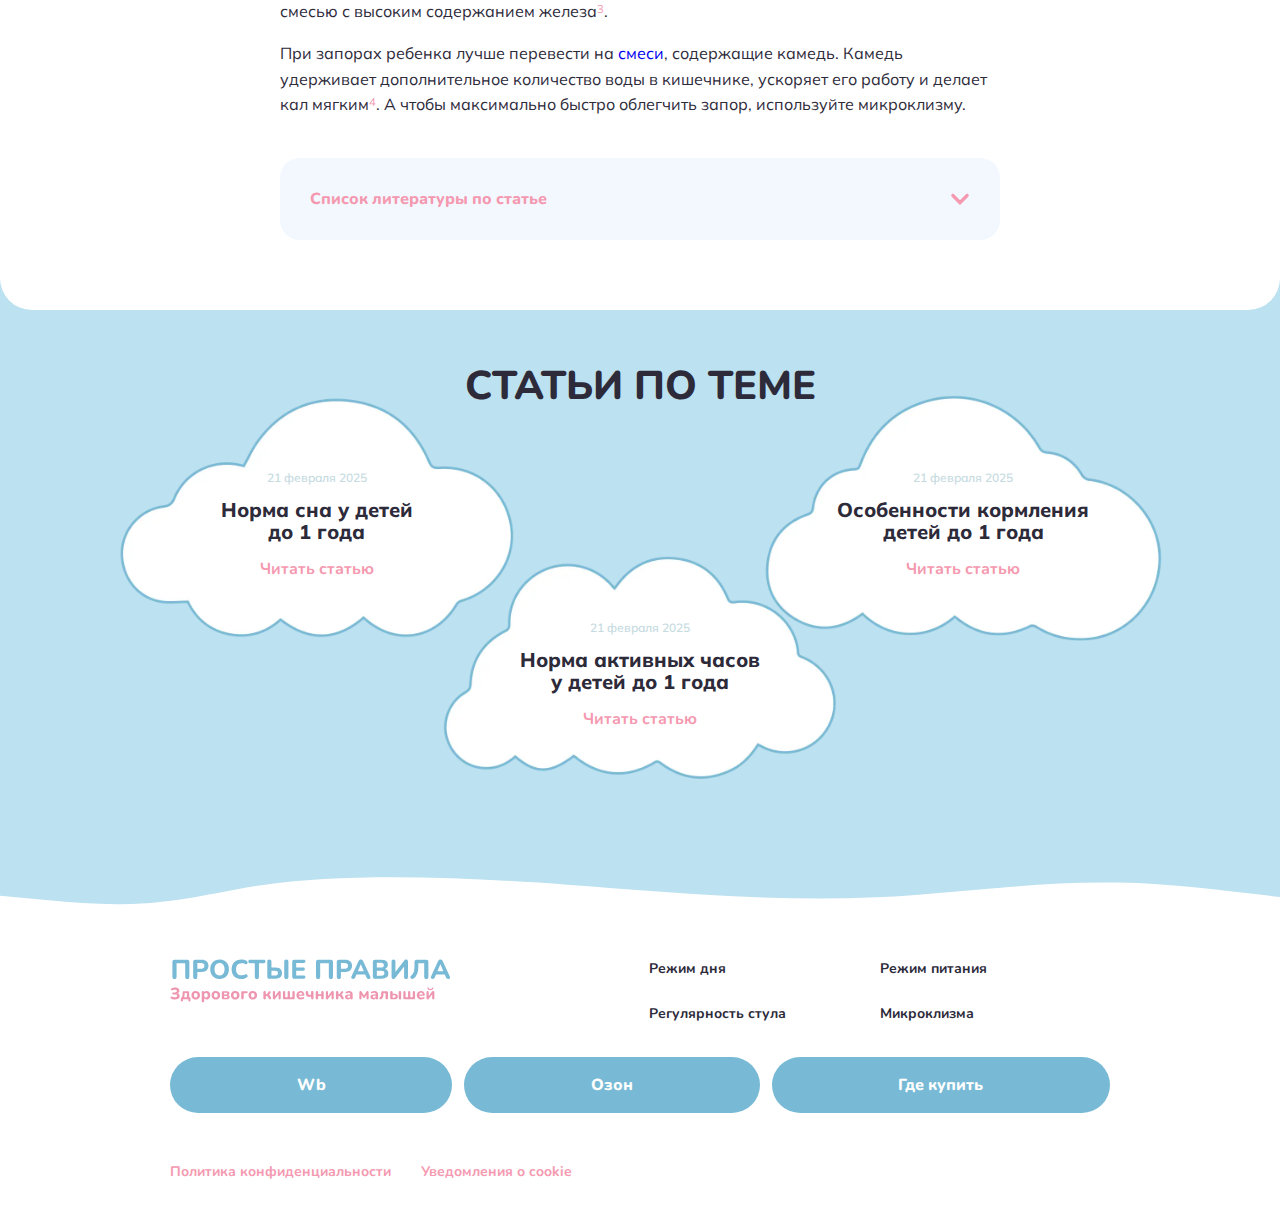
<file: article-9.html>
<!DOCTYPE html>
<html lang="ru">
  <head>
    <meta charset="UTF-8">
    <meta http-equiv="X-UA-Compatible" content="IE=edge">
    <meta name="viewport" content="width=device-width, initial-scale=1.0">
    <meta name="theme-color" content="#F7FAFF">
    <link rel="icon" href="./img/content/favicon.svg">
    <link rel="mask-icon" href="./img/content/favicon.svg" color="#F7FAFF">
    <link rel="apple-touch-icon" sizes="152x152" href="./img/content/touch-icon-ipad.png">
    <link rel="apple-touch-icon" sizes="167x167" href="./img/content/touch-icon-ipad-pro.png">
    <link rel="apple-touch-icon" sizes="180x180" href="./img/content/touch-icon-iphone-retina.png">
    <title>Последствия неправильно питания грудничка</title>
    <link rel="stylesheet" href="./css/style.min.css">
    <script src="./js/script.min.js" defer></script>
  </head>

  <body>
    <div class="wrapper">
      <header class="header">
        <div class="container">
          <div class="header__body">
            <!-- у ссылки разные параметры на главной и внутренних -->
            <a class="logo logo_header" href="./index.html">
              <img class="logo__img" src="./img/content/logo-1.svg" alt="Микролакс">
            </a>
            <nav class="menu">
              <!-- у ссылок разные параметры на главной и внутренних -->
              <ul class="menu__list _nav-menu">
                <li class="menu__item">
                  <a class="menu__link" href="./index.html#category-1">
                    <figure class="menu__icon-box">
                      <picture><source srcset="./img/content/art/menu-1.webp" type="image/webp"><img class="menu__icon" src="./img/content/art/menu-1.png" alt="Режим дня"></picture>
                    </figure>
                    Режим дня
                  </a>
                </li>
                <li class="menu__item">
                  <a class="menu__link" href="./index.html#category-2">
                    <figure class="menu__icon-box">
                      <picture><source srcset="./img/content/art/menu-2.webp" type="image/webp"><img class="menu__icon" src="./img/content/art/menu-2.png" alt="Режим питания"></picture>
                    </figure>
                    Режим питания
                  </a>
                </li>
                <li class="menu__item">
                  <a class="menu__link" href="./index.html#category-3">
                    <figure class="menu__icon-box">
                      <picture><source srcset="./img/content/art/menu-3.webp" type="image/webp"><img class="menu__icon" src="./img/content/art/menu-3.png" alt="Регулярность стула"></picture>
                    </figure>
                    Регулярность стула
                  </a>
                </li>
                <li class="menu__item">
                  <a class="menu__link" href="./index.html#category-4">
                    <figure class="menu__icon-box">
                      <picture><source srcset="./img/content/art/menu-4.webp" type="image/webp"><img class="menu__icon" src="./img/content/art/menu-4.png" alt="Микроклизма"></picture>
                    </figure>
                    Микроклизма
                  </a>
                </li>
              </ul>
              <ul class="menu__list _help-menu">
                <li class="menu__item">
                  <a class="menu__link menu__link_btn" href="#" target="_blank">Где купить</a>
                </li>
              </ul>
            </nav>
          </div>
        </div>
      </header>

      <main class="page">
        <article class="article">
          <div class="heading">
            <div class="container">
              <div class="heading__body">
                <div class="heading__content">
                  <h1 class="heading__title _h2">Последствия неправильно питания грудничка</h1>
                  <span class="heading__tag">Регулярность стула</span>
                </div>
                <figure class="heading__img-box">
                  <picture><source srcset="./img/content/art/art-9.webp" type="image/webp"><img class="heading__img" src="./img/content/art/art-9.png" alt="Превью статьи"></picture>
                </figure>
              </div>
            </div>
          </div>
          <div class="article__main">
            <div class="container">
              <div class="article__body">
                <div class="article__inner">
                  <p>
                    <i>
                      Если материнского молока недостаточно для обеспечения адекватного вскармливания или
                      по каким-то причинам естественное вскармливание невозможно, ребенку дополнительно
                      дают молочные смеси – вводят докорм<sup>1</sup>.
                    </i>
                  </p>
                  <p>
                    Несмотря на прогресс, ни одна молочная смесь не может полностью заменить грудное
                    молоко. Однако адаптированные смеси, которые создают на основе коровьего или козьего
                    молока и максимально приближают по содержанию к материнскому молоку. Такие смеси
                    содержат достаточно белков, жиров и углеводов и некоторых других компонентов,
                    необходимых грудному ребенку<sup>2</sup>.
                  </p>
                  <p>
                    Кажется, очень просто заменить часть кормлений искусственной смесью, однако
                    пищеварительной системе ребенка необходимо к ней привыкнуть. Привыкание может
                    проходить не совсем гладко<sup>1</sup>, особенно если малышу дают неадаптированные
                    молочные продукты, например молоко и кефир. Они не соответствуют физиологическим
                    особенностям детей первого года жизни и не должны включаться в их рационы до 8
                    месяцев<sup>2</sup>.
                  </p>
                  <h2><b>Последствия</b> неправильного искусственного вскармливания:</h2>
                  <div class="article__box">
                    <div class="cards">
                      <div class="cards__item">
                        <figure class="cards__img-box">
                          <picture><source srcset="./img/content/art/icon-1.webp" type="image/webp"><img class="cards__img" src="./img/content/art/icon-1.png" alt="image"></picture>
                        </figure>
                        <div class="cards__content">
                          <p class="cards__text">Аллергические реакции</p>
                        </div>
                      </div>
                      <div class="cards__item">
                        <figure class="cards__img-box">
                          <picture><source srcset="./img/content/art/icon-1.webp" type="image/webp"><img class="cards__img" src="./img/content/art/icon-1.png" alt="image"></picture>
                        </figure>
                        <div class="cards__content">
                          <p class="cards__text">Дефицит питательных веществ</p>
                        </div>
                      </div>
                      <div class="cards__item">
                        <figure class="cards__img-box">
                          <picture><source srcset="./img/content/art/icon-1.webp" type="image/webp"><img class="cards__img" src="./img/content/art/icon-1.png" alt="image"></picture>
                        </figure>
                        <div class="cards__content">
                          <p class="cards__text">Ухудшение аппетита</p>
                        </div>
                      </div>
                      <div class="cards__item">
                        <figure class="cards__img-box">
                          <picture><source srcset="./img/content/art/icon-1.webp" type="image/webp"><img class="cards__img" src="./img/content/art/icon-1.png" alt="image"></picture>
                        </figure>
                        <div class="cards__content">
                          <p class="cards__text">Отсутствие прибавки массы тела</p>
                        </div>
                      </div>
                      <div class="cards__item">
                        <figure class="cards__img-box">
                          <picture><source srcset="./img/content/art/icon-1.webp" type="image/webp"><img class="cards__img" src="./img/content/art/icon-1.png" alt="image"></picture>
                        </figure>
                        <div class="cards__content">
                          <p class="cards__text">Нарушение пищеварения, например запоры<sup>2</sup></p>
                        </div>
                      </div>
                    </div>
                  </div>
                  <p>
                    Запоры случаются чаще, если ребенка резко переводят с грудного молока на искусственное
                    вскармливание. Также работа кишечника замедляется из-за молочной смесью с высоким
                    содержанием железа<sup>3</sup>.
                  </p>
                  <p>
                    При запорах ребенка лучше перевести на <a href="#" target="_blank">смеси</a>,
                    содержащие камедь. Камедь удерживает дополнительное количество воды в кишечнике,
                    ускоряет его работу и делает кал мягким<sup>4</sup>. А чтобы максимально быстро
                    облегчить запор, используйте микроклизму.
                  </p>
                </div>
                <div class="spollers" data-spollers>
                  <details class="spollers__item">
                    <summary class="spollers__title">
                      Список литературы по статье
                      <svg viewBox="0 0 24 24" fill="none" xmlns="http://www.w3.org/2000/svg">
                        <path fill-rule="evenodd" clip-rule="evenodd" d="M2.08579 6.33579C2.86683 5.55474 4.13317 5.55474 4.91421 6.33579L12 13.4216L19.0858 6.33579C19.8668 5.55474 21.1332 5.55474 21.9142 6.33579C22.6953 7.11683 22.6953 8.38317 21.9142 9.16421L12 19.0784L2.08579 9.16421C1.30474 8.38317 1.30474 7.11683 2.08579 6.33579Z" fill="#FF9AB3"/>
                      </svg>
                    </summary>
                    <div class="spollers__inner">
                      <ol>
                        <li>
                          Богданова Н.М. Функциональный запор у детей раннего возраста: причины развития, критерии
                          диагностики и тактика ведения. Медицинский совет. 2018; (17):  150-155. URL:
                          <a href="https://www.med-sovet.pro/jour/article/viewFile/2712/2668" target="_blank">
                            https://www.med-sovet.pro/jour/article/viewFile/2712/2668
                          </a>
                        </li>
                        <li>
                          Хавкин А.И., Файзуллина Р.А., Бельмер С.В., Волынец Г.В., Гурова М.М., Звягин А.А., Корниенко
                          Е.А., Новикова В.П., Печкуров Д.В., Приворотский В.Ф., Тяжева А.А., Эрдес С.И. Диагностика и
                          лечение функциональных запоров у детей (фрагмент Проекта клинических рекомендаций по диагностике
                          и лечению функциональных заболеваний органов пищеварения у детей Российского общества детских
                          гастроэнтерологов, гепатологов и нутрициологов) 2020;2: 60-58. URL:
                          <a href="https://pharmateca.ru/archive/article/38849" target="_blank">
                            https://pharmateca.ru/archive/article/38849
                          </a>
                        </li>
                        <li>
                          Корниенко Е.А. Функциональные запоры у детей. Фарматека. 2011; 1 (214): 23-28. URL:
                          <a
                            href="https://new.pharmateca.ru/articles/Funkcionalnye-zapory-u-detei-210Ka.html"
                            target="_blank"
                          >
                            https://new.pharmateca.ru/articles/Funkcionalnye-zapory-u-detei-210Ka.html
                          </a>
                        </li>
                      </ol>
                    </div>
                  </details>
                </div>
                <a class="article__back btn btn_main" href="./index.html">Вернуться на главную</a>
              </div>
            </div>
          </div>
        </article>
        <section class="related">
          <div class="container">
            <div class="related__body">
              <div class="related__head">
                <h2 class="related__title _h2">Статьи по теме</h2>
              </div>
              <div class="related__items">
                <div class="related__grid">
                  <article class="article-card">
                    <div class="article-card__content">
                      <a class="article-card__link" href="./article-1.html">Читать статью</a>
                      <time class="article-card__date" datetime="2024-04-24 19:00">
                        21 февраля 2025
                      </time>
                      <h4 class="article-card__title">Норма сна у детей до 1 года</h4>
                      <p class="article-card__text">
                        Для здоровья ЖКТ с первых дней жизни важно обеспечить регулярность всех
                        физиологических процессов организма.
                      </p>
                    </div>
                  </article>
                  <article class="article-card">
                    <div class="article-card__content">
                      <a class="article-card__link" href="./article-2.html">Читать статью</a>
                      <time class="article-card__date" datetime="2024-04-24 19:00">
                        21 февраля 2025
                      </time>
                      <h4 class="article-card__title">
                        Норма активных часов у детей до 1 года
                      </h4>
                      <p class="article-card__text">
                        Для здоровья ЖКТ с первых дней жизни важно обеспечить регулярность всех
                        физиологических процессов организма.
                      </p>
                    </div>
                  </article>
                  <article class="article-card">
                    <div class="article-card__content">
                      <a class="article-card__link" href="./article-3.html">Читать статью</a>
                      <time class="article-card__date" datetime="2024-04-24 19:00">
                        21 февраля 2025
                      </time>
                      <h4 class="article-card__title">Особенности кормления детей до 1 года</h4>
                      <p class="article-card__text">
                        Для здоровья ЖКТ с первых дней жизни важно обеспечить регулярность всех
                        физиологических процессов организма.
                      </p>
                    </div>
                  </article>
                </div>
              </div>
            </div>
          </div>
        </section>
      </main>

      <footer class="footer">
        <div class="container">
          <div class="footer__body">
            <div class="footer__main">
              <div class="footer__box">
                <!-- у ссылки разные параметры на главной и внутренних -->
                <a class="logo logo_footer" href="./index.html">
                  <img class="logo__img" src="./img/content/logo-2.svg" alt="Микролакс">
                </a>
              </div>
              <div class="footer__box footer__box_menu">
                <!-- у ссылок разные параметры на главной и внутренних -->
                <ul class="footer-menu">
                  <li class="footer-menu__item">
                    <a class="footer-menu__link" href="./index.html#category-1">Режим дня</a>
                  </li>
                  <li class="footer-menu__item">
                    <a class="footer-menu__link" href="./index.html#category-2">Режим питания</a>
                  </li>
                  <li class="footer-menu__item">
                    <a class="footer-menu__link" href="./index.html#category-3">Регулярность стула</a>
                  </li>
                  <li class="footer-menu__item">
                    <a class="footer-menu__link" href="./index.html#category-4">Микроклизма</a>
                  </li>
                </ul>
              </div>
              <div class="footer__box">
                <ul class="footer-shop">
                  <li class="footer-shop__item">
                    <a class="footer-shop__link btn btn_secondary-1" href="#" target="_blank">Wb</a>
                  </li>
                  <li class="footer-shop__item">
                    <a class="footer-shop__link btn btn_secondary-1" href="#" target="_blank">Озон</a>
                  </li>
                  <li class="footer-shop__item">
                    <a class="footer-shop__link btn btn_secondary-1" href="#" target="_blank">Где купить</a>
                  </li>
                </ul>
              </div>
            </div>
            <div class="footer__info">
              <ul class="footer-info">
                <li class="footer-info__item">
                  <a class="footer-info__link" href="./files/Privacy_policy.pdf.pdf" target="_blank">
                    Политика конфиденциальности
                  </a>
                </li>
                <li class="footer-info__item">
                  <a class="footer-info__link" href="./files/Cookie_notification.pdf" target="_blank">
                    Уведомления о cookie
                  </a>
                </li>
              </ul>
            </div>
          </div>
        </div>
      </footer>
    </div>

    <div class="cookie">
      <p class="cookie__text">
        Мы используем файлы cookies, чтобы сделать наш веб-сайт максимально интересным для Вас.
        <a href="./files/Cookie_notification.pdf" target="_blank">Узнать больше</a>
      </p>
      <button
        class="cookie__btn btn btn_main"
        type="button"
        aria-label="Принять файлы cookie"
        title="Принять файлы cookie"
      >
        Хорошо
      </button>
    </div>
  </body>
</html>
</file>
<file: css/style.min.css>
.seo{position:absolute;width:1px;height:1px;margin:-1px;border:0;padding:0;white-space:nowrap;clip-path:inset(100%);clip:rect(0 0 0 0);overflow:hidden}@font-face{font-family:MulishItalic;font-display:swap;src:url(../fonts/Mulish-Bold-Italic.woff2) format("woff2"),url(../fonts/Mulish-Bold-Italic.woff) format("woff");font-weight:700;font-style:normal}.article__inner>b em,.article__inner>b i,.article__inner>strong em,.article__inner>strong i{font-family:MulishItalic,sans-serif;font-weight:700}@font-face{font-family:Mulish;font-display:swap;src:url(../fonts/Mulish-Bold.woff2) format("woff2"),url(../fonts/Mulish-Bold.woff) format("woff");font-weight:700;font-style:normal}.message__text,.table-1__item:not(:first-child) .table-1__name,.table-2__cell:first-child,.table-5__cell:first-child{font-family:Mulish,sans-serif;font-weight:700}@font-face{font-family:MulishItalic;font-display:swap;src:url(../fonts/Mulish-Medium-Italic.woff2) format("woff2"),url(../fonts/Mulish-Medium-Italic.woff) format("woff");font-weight:500;font-style:normal}.article__inner>em,.article__inner>i{font-family:MulishItalic,sans-serif;font-weight:500}@font-face{font-family:Mulish;font-display:swap;src:url(../fonts/Mulish-ExtraBold.woff2) format("woff2"),url(../fonts/Mulish-ExtraBold.woff) format("woff");font-weight:800;font-style:normal}@font-face{font-family:Mulish;font-display:swap;src:url(../fonts/Mulish-SemiBold.woff2) format("woff2"),url(../fonts/Mulish-SemiBold.woff) format("woff");font-weight:600;font-style:normal}@font-face{font-family:MulishItalic;font-display:swap;src:url(../fonts/Mulish-SemiBold-Italic.woff2) format("woff2"),url(../fonts/Mulish-SemiBold-Italic.woff) format("woff");font-weight:600;font-style:normal}@font-face{font-family:Nunito;font-display:swap;src:url(../fonts/Nunito-Bold.woff2) format("woff2"),url(../fonts/Nunito-Bold.woff) format("woff");font-weight:700;font-style:normal}.article-card__link{font-family:Nunito,sans-serif;font-weight:700}@font-face{font-family:Nunito;font-display:swap;src:url(../fonts/Nunito-ExtraBold.woff2) format("woff2"),url(../fonts/Nunito-ExtraBold.woff) format("woff");font-weight:800;font-style:normal}._h1,._h2,.article__inner>h1,.article__inner>h2,.article__inner>h3,.article__inner>h4,.article__inner>h5,.article__inner>h6,.btn,.cards__title,.heading__tag,.hero__category,.info__close,.menu__link,.scale__name,.scale__title,.spollers__title,.table-1__item:first-child,.table-2__title,.table-3__name,.table-4__name,.table-5__title{font-family:Nunito,sans-serif;font-weight:800}@font-face{font-family:Mulish;font-display:swap;src:url(../fonts/Mulish-Regular.woff2) format("woff2"),url(../fonts/Mulish-Regular.woff) format("woff");font-weight:400;font-style:normal}body,html{font-family:Mulish,sans-serif;font-weight:400}@font-face{font-family:Nunito;font-display:swap;src:url(../fonts/Nunito-Medium.woff2) format("woff2"),url(../fonts/Nunito-Medium.woff) format("woff");font-weight:500;font-style:normal}/*! normalize.css v8.0.1 | MIT License | github.com/necolas/normalize.css */html{-webkit-text-size-adjust:100%}hr{box-sizing:content-box;height:0;overflow:visible}code,kbd,pre,samp{font-family:monospace,monospace;font-size:1em}abbr[title]{border-bottom:none;text-decoration:underline;-webkit-text-decoration:underline dotted;text-decoration:underline dotted}b,strong{font-weight:bolder}small{font-size:80%}sub,sup{font-size:70%;line-height:0;position:relative;vertical-align:baseline;color:var(--color-main)}sub{bottom:-.25em}sup{top:-.4em}button,input,optgroup,select,textarea{font-family:inherit;font-size:100%;line-height:1.15;margin:0}button,input{overflow:visible}button,select{text-transform:none}[type=button],[type=reset],[type=submit],button{-webkit-appearance:button}[type=button]::-moz-focus-inner,[type=reset]::-moz-focus-inner,[type=submit]::-moz-focus-inner,button::-moz-focus-inner{border-style:none;padding:0}[type=button]:-moz-focusring,[type=reset]:-moz-focusring,[type=submit]:-moz-focusring,button:-moz-focusring{outline:ButtonText dotted 1px}fieldset{padding:.35em .75em .625em}legend{box-sizing:border-box;color:inherit;display:table;max-width:100%;padding:0;white-space:normal}progress{vertical-align:baseline}textarea{overflow:auto}[type=checkbox],[type=radio]{box-sizing:border-box;padding:0}[type=number]::-webkit-inner-spin-button,[type=number]::-webkit-outer-spin-button{height:auto}[type=search]{-webkit-appearance:textfield;outline-offset:-2px}[type=search]::-webkit-search-decoration{-webkit-appearance:none}::-webkit-file-upload-button{-webkit-appearance:button;font:inherit}details{display:block}summary{display:list-item}[hidden],template{display:none}*,::after,::before{box-sizing:border-box;padding:0;margin:0}ul{list-style:none}a{text-decoration:none}img{display:block;max-width:100%;width:100%;-webkit-user-select:none;-moz-user-select:none;user-select:none}button,input,select,textarea{font:inherit}input,textarea{border-radius:0}input:-webkit-autofill{-webkit-text-fill-color:transparent;-webkit-transition:background-color 600s ease-in-out;transition:background-color 600s ease-in-out}button{cursor:pointer}[href^="tel:"]{white-space:nowrap}[type=search]::-webkit-search-cancel-button,[type=search]::-webkit-search-decoration{-webkit-appearance:none;appearance:none}[type=search]{-webkit-appearance:textfield;-moz-appearance:textfield;appearance:textfield;outline-offset:-2px}body,html{height:100%;font-size:var(--text-normal);line-height:1.4;color:var(--color-dark);background-color:var(--color-white);scroll-padding-top:var(--height-header)}:root{--width-page:100vw;--height-header:60px;--height-page:100vh;--height-nav:76px;--height-btn:46px;--padding-page:15px;--gap:25px;--color-dark:#2d2a3a;--color-main:#f499b0;--color-main-light:#f4e8f9;--color-main-ultralight:#ffeef2;--color-main-dark:#ff88a6;--color-secondary:#78bad5;--color-secondary-light:#bce1f0;--color-secondary-ultralight:#f2f9fc;--color-secondary-dark:#58a8c9;--color-secondary-ultradark:#78bad5;--color-light:#f3f8ff;--color-light-hover:#e2eeff;--color-white:#ffffff;--color-border:rgba(58, 42, 43, 0.1);--transition-duration:0.5s;--radius-large:22px;--radius-medium:12px;--radius-small:12px;--text-normal:14px;--text-small:12px}html.is-lock{overflow:clip}.wrapper{position:relative;display:flex;flex-direction:column;min-height:100%;padding-bottom:var(--height-nav);overflow:clip}.page{flex:1 1 auto}.page_small{display:flex;flex-direction:column}.page_small>:last-child{flex-grow:1}.container{width:100%;max-width:100%;padding:0 15px;margin:0 auto}.swiper-horizontal{touch-action:pan-y}.swiper-vertical{touch-action:pan-x}._h1{font-size:22px;line-height:.9}._h2{text-transform:uppercase;font-size:26px;line-height:1}.btn{display:inline-flex;align-items:center;justify-content:center;height:var(--height-btn);white-space:nowrap;-webkit-user-select:none;-moz-user-select:none;user-select:none;text-align:center;font-size:16px;color:inherit;background-color:transparent;border:none;border-radius:var(--height-btn);transition-duration:var(--transition-duration);transition-property:color,background-color,border-color}.btn:focus-visible{outline:0}.btn:not(.btn_large){padding:0 20px}.btn_large{padding:0 36px}.btn_main{color:var(--color-white);background-color:var(--color-main)}.btn_main:focus-visible{background-color:var(--color-main-dark)}.btn_secondary-1{color:var(--color-white);background-color:var(--color-secondary)}.btn_secondary-1:focus-visible{background-color:var(--color-secondary-dark)}.header{position:absolute;z-index:10;top:0;right:0;left:0}.header__body{position:relative;display:flex;align-items:center;justify-content:space-between;padding-top:14px}.logo{flex-shrink:0;display:inline-block}.logo_header{height:var(--height-btn)}.logo_footer{height:50px}.logo__img{width:auto;height:100%;-o-object-fit:contain;object-fit:contain;-o-object-position:center;object-position:center}.menu{flex-shrink:0;display:flex}.menu__list{display:flex;align-items:center}.menu__list+.menu__list{margin-left:10px}._help-menu .menu__item:nth-child(n+2),._nav-menu .menu__item:nth-child(n+5){display:none}.menu__item+.menu__item{margin-left:10px}.menu__link{padding:0 20px;display:inline-flex;align-items:center;justify-content:center;height:var(--height-btn);white-space:nowrap;-webkit-user-select:none;-moz-user-select:none;user-select:none;text-align:center;font-size:18px;line-height:1;color:var(--color-white);border-radius:var(--height-btn);transition-duration:var(--transition-duration);transition-property:background-color}.menu__link:not(.menu__link_btn){background-color:var(--color-main)}.menu__link:not(.menu__link_btn):focus-visible{outline:0}.menu__link_btn{background-color:var(--color-main)}.menu__link_btn:focus-visible{outline:0}.menu__icon-box{flex-shrink:0;width:33px;margin-bottom:7px;border-radius:50%}.menu__icon{aspect-ratio:1/1;-o-object-fit:contain;object-fit:contain;-o-object-position:center;object-position:center}.footer{position:relative;z-index:1;padding-top:10px;margin-top:-10px;background-color:var(--color-white)}.footer::before{content:"";position:absolute;left:50%;transform:translateX(-50%);bottom:calc(100% - 10px);width:var(--width-page);height:60px;background-repeat:no-repeat;background-position:top center;background-image:url(../img/content/decor/footer-bg.svg);background-size:300%}.footer__body{padding-bottom:32px}.footer__body:not(:first-child){padding-top:46px}.footer__main{display:flex;flex-wrap:wrap;margin:0 -14px -34px}.footer__box{flex-grow:1;margin:0 14px 34px}.footer__info{margin-top:46px}.footer-menu{display:grid;grid-template-columns:1fr 1fr;gap:22px 16px}.footer-menu__link{font-family:Nunito,sans-serif;font-weight:700;font-size:14px;color:var(--color-dark);transition-duration:var(--transition-duration);transition-property:color}.footer-menu__link:focus-visible{outline:0;color:var(--color-main)}.footer-shop{display:flex;flex-wrap:wrap;margin:0 -6px -12px}.footer-shop__item{flex-grow:1;margin:0 6px 12px}.footer-shop__link{width:100%}.footer-info{display:flex;flex-wrap:wrap;margin:0 -15px -22px}.footer-info__item{margin:0 15px 22px}.footer-info__link{font-family:Nunito,sans-serif;font-weight:700;font-size:14px;color:var(--color-main);transition-duration:var(--transition-duration);transition-property:color}.footer-info__link:focus-visible{outline:0;color:var(--color-main-dark)}.video{position:relative;transform:rotate(-1.5deg);box-sizing:content-box;width:100%;max-width:90%;height:auto;aspect-ratio:16/9;font-size:0;color:var(--color-secondary);border:6px solid var(--color-main-light);border-radius:var(--radius-medium);overflow:hidden;cursor:pointer}.video:focus-visible .video__btn{transform:translate(-50%,-50%) scale(1.1)}.video img{height:100%;-o-object-fit:cover;object-fit:cover;-o-object-position:center;object-position:center}.video__link,.video__media{position:absolute;top:0;left:0;width:100%;height:100%;border:none}.video__btn{position:absolute;top:50%;left:50%;transform:translate(-50%,-50%);display:none;width:16%;height:auto;aspect-ratio:1/1;color:var(--color-white);background-color:var(--color-secondary);border:none;border-radius:50%;transition-duration:var(--transition-duration);transition-property:color,background-color,transform}.video__btn:focus-visible{outline:0}.video__btn svg{width:35%;height:auto;aspect-ratio:1/1}.video_init .video__btn{display:flex;align-items:center;justify-content:center}.cookie{position:fixed;z-index:8;bottom:calc(20px + var(--height-nav));left:50%;transform:translateX(-50%);display:flex;flex-direction:column;width:100%;max-width:calc(100% - var(--padding-page) * 2);padding:20px;background-color:#ece9ff;border-radius:var(--radius-medium);transition-duration:var(--transition-duration);transition-property:bottom}html:not(.is-scrolled) .cookie{bottom:20px}.cookie__text a{color:var(--color-main);text-decoration:underline;transition-duration:var(--transition-duration);transition-property:color}.cookie__text a:focus-visible{outline:0}.cookie__btn{align-self:flex-start;margin:20px 0 0}.hero{background-color:var(--color-main-light)}.hero__body{position:relative;z-index:2;padding:104px 0 60px;text-align:center}.hero__head{display:flex;flex-direction:column;align-items:center;margin-bottom:20px}.hero__title{text-wrap:balance}.hero__title:not(:last-child){margin-bottom:22px}.hero__title b,.hero__title strong{color:var(--color-main)}.hero__text{max-width:380px;text-wrap:balance;font-weight:600;font-size:var(--text-small);line-height:1.3}.hero__items{display:grid;grid-template-columns:1fr 1fr;gap:20px 26px;max-width:340px;margin:0 auto}.hero__item{color:var(--color-dark)}.hero__item:focus-visible{outline:0}.hero__item:focus-visible .hero__preview{transform:translate(-50%,-50%) scale(1.1)}.hero__preview-box{position:relative;margin-bottom:12px;aspect-ratio:240/244}.hero__preview{position:absolute;z-index:1;top:50%;left:50%;transform:translate(-50%,-50%);height:100%;-o-object-fit:contain;object-fit:contain;-o-object-position:center;object-position:center;transition-duration:var(--transition-duration);transition-property:transform}.hero__category{text-transform:uppercase;font-size:12px}.video-info{position:relative;margin-top:-10px;background-color:var(--color-white)}.video-info::before{content:"";position:absolute;top:0;right:0;left:0;height:70px;background-color:var(--color-main-light)}.video-info__body{position:relative;z-index:1;display:flex;flex-direction:column;align-items:center;padding-top:4px;padding-bottom:70px}.video-info__body::before{content:"";position:absolute;z-index:-1;bottom:60%;left:50%;transform:translateX(-50%);width:110%;max-width:var(--width-page);aspect-ratio:1476/564;background:url(../img/content/decor/video_bg.svg) center/contain no-repeat;pointer-events:none}.video-info__title{max-width:200px;margin-bottom:10px;text-transform:uppercase;text-align:center;line-height:.86}.category{position:relative;z-index:1;margin-top:-10px}.category_blue{background-color:#bce1f0}.category_pink{background-color:var(--color-main-light)}.category::before{content:"";position:absolute;left:50%;transform:translateX(-50%);bottom:calc(100% - 10px);width:var(--width-page);height:calc(var(--width-page) * .08);background-repeat:no-repeat;background-position:top center;background-size:200%}.category#category-1::before{background-image:url(../img/content/decor/category-1-top.svg)}.category#category-2::before{background-image:url(../img/content/decor/category-2-top.svg)}.category#category-3::before{background-image:url(../img/content/decor/category-3-top.svg)}.category#category-4::before{background-image:url(../img/content/decor/category-4-top.svg)}.category__body{position:relative;padding-top:40px;padding-bottom:100%}.category__art-box{position:absolute;bottom:14px;width:100%}.category__art{aspect-ratio:60/53;-o-object-fit:contain;object-fit:contain;-o-object-position:bottom center;object-position:bottom center}.category__decor-box{display:none}.category_blue .category__decor-box{left:-30px}.category_pink .category__decor-box{right:-30px}.category__decor{aspect-ratio:49/36;-o-object-fit:cover;object-fit:cover;-o-object-position:center;object-position:center}.category__head{display:flex;flex-direction:column;align-items:center;margin-bottom:66px;text-align:center}.category__title:not(:last-child){margin-bottom:28px}.category__text{text-wrap:balance;font-weight:800;font-size:var(--text-small);line-height:1.2}.category__items{display:flex;flex-direction:column}.category__grid{display:grid;grid-template-columns:1fr;gap:100px 30px}.category__grid>:nth-child(n+4){display:none}.category__btn{margin-top:74px}.article-card{position:relative;display:flex;width:100%;max-width:283px;margin:0 auto}.article-card::before{content:"";position:absolute;top:45%;left:50%;transform:translate(-50%,-50%);width:140%;height:auto;aspect-ratio:47/29;background-repeat:no-repeat;background-position:center;background-size:contain}.no-webp #category-1 .article-card:nth-child(1)::before,.no-webp #category-3 .article-card:nth-child(1)::before,.no-webp .related .article-card:nth-child(1)::before{background-image:url(../img/content/decor/article-blue-1.png)}.no-webp #category-1 .article-card:nth-child(2)::before,.no-webp #category-3 .article-card:nth-child(2)::before,.no-webp .related .article-card:nth-child(2)::before{background-image:url(../img/content/decor/article-blue-2.png)}.no-webp #category-1 .article-card:nth-child(3)::before,.no-webp #category-3 .article-card:nth-child(3)::before,.no-webp .related .article-card:nth-child(3)::before{background-image:url(../img/content/decor/article-blue-3.png)}.no-webp #category-2 .article-card:nth-child(1)::before,.no-webp #category-4 .article-card:nth-child(1)::before{background-image:url(../img/content/decor/article-pink-1.png)}.no-webp #category-2 .article-card:nth-child(2)::before,.no-webp #category-4 .article-card:nth-child(2)::before{background-image:url(../img/content/decor/article-pink-2.png)}.no-webp #category-2 .article-card:nth-child(3)::before,.no-webp #category-4 .article-card:nth-child(3)::before{background-image:url(../img/content/decor/article-pink-3.png)}.article-card__content{position:relative;display:grid;align-items:center;align-content:center;grid-template-columns:1fr;gap:14px 0;width:100%;max-width:100%;min-height:160px;text-align:center}.article-card__link{order:1;font-size:16px;color:var(--color-main);transition-duration:var(--transition-duration);transition-property:color}.article-card__link:focus-visible{outline:0;color:var(--color-main-dark)}.article-card__date{font-weight:600;font-size:12px;line-height:1.03;color:#c6dbdf}.article-card__title{padding:0 7%;font-weight:800;font-size:18px;line-height:1.12;display:-webkit-box;-webkit-line-clamp:3;-webkit-box-orient:vertical;overflow:hidden;transition-duration:var(--transition-duration);transition-property:color}.article-card__text{font-size:14px;-webkit-line-clamp:3;-webkit-box-orient:vertical;overflow:hidden;display:none}.info{position:relative;background-color:var(--color-light);border-radius:calc(.5 * var(--height-btn));overflow:hidden}.info__title{position:relative;width:100%;list-style:none;color:var(--color-main);background-color:var(--color-light);cursor:pointer;transition-duration:var(--transition-duration);transition-property:background-color}.info__title:focus-visible{outline:0;background-color:var(--color-light-hover)}.info__inner{padding:23px 0}.info__content{max-width:920px;margin:0 auto}.info__content ol{padding-left:30px}.info__content a{word-break:break-word}.info__action{display:flex;flex-direction:column;align-items:center;margin-top:20px}.info__close{text-align:center;font-size:14px;color:var(--color-main);background-color:transparent;border:none;transition-duration:var(--transition-duration);transition-property:color}.info__close:focus-visible{outline:0;color:var(--color-main-dark)}.heading{position:relative;background-color:var(--color-secondary-light)}.heading__body{padding-top:80px}.heading__content{display:flex;flex-direction:column;align-items:center;margin-bottom:36px;text-align:center}.heading__tag{display:inline-block;padding:10px 20px;margin-top:14px;font-size:12px;line-height:1;color:var(--color-dark);background-color:var(--color-main-light);border-radius:var(--height-btn)}.heading__title{max-width:350px;text-transform:none}.heading__img-box{margin:0 calc(-1 * var(--padding-page)) calc(-.6 * var(--radius-large))}.heading__img{aspect-ratio:360/250;-o-object-fit:cover;object-fit:cover;-o-object-position:center bottom;object-position:center bottom}.article__main{position:relative;z-index:1;margin-top:-2px;margin-bottom:calc(-1 * var(--radius-large));background-color:var(--color-white);border-radius:0 0 var(--radius-large) var(--radius-large)}.article__main::before{content:"";position:absolute;left:50%;transform:translateX(-50%);bottom:calc(100% - 20px);width:var(--width-page);height:34px;background-repeat:no-repeat;background-position:top center;background-image:url(../img/content/decor/article-top.svg);background-size:400% 100%}.article__body{padding:48px 0}.article__inner>h2{margin:32px 0 20px;text-align:center;font-size:22px}.article__inner>h2 b,.article__inner>h2 strong{color:var(--color-main)}.article__inner>h2:first-child{margin-right:0;margin-left:0}.article__inner>h3{margin:32px 0 14px;font-size:18px}.article__inner>h4{margin:32px 0 14px;font-size:14px}.article__inner>p{margin:1em 0;line-height:1.6}.article__inner>p:first-child{margin-top:0}.article__inner>p:last-child{margin-bottom:0}.article__inner>ol,.article__inner>ul{margin:14px 0 32px;font-size:14px;line-height:1.6}.article__inner>ol:first-child,.article__inner>ul:first-child{margin-top:0}.article__inner>ol:last-child,.article__inner>ul:last-child{margin-bottom:0}.article__inner>ul{padding-left:24px;list-style:disc}.article__inner>ol{padding-left:23px}.article__inner>:first-child{margin-top:0}.article__inner>:last-child{margin-bottom:0}.article__box{margin:20px 0 32px}.article__action{display:flex;flex-direction:column;align-items:center;margin:20px 0 32px}.article__back{display:none}.tabs{display:flex;flex-direction:column}.tabs__navigation{align-self:center;display:flex;align-items:center;max-width:100%;padding:2px;border-radius:var(--height-btn);background-color:var(--color-light);overflow:auto;scrollbar-width:none;-ms-overflow-style:none}.tabs__navigation::-webkit-scrollbar{display:none}.tabs__title{height:42px;padding:0 18px!important;margin:2px;font-size:14px;color:var(--color-dark);background-color:var(--color-light);transition-duration:var(--transition-duration);transition-property:color,background-color,opacity;opacity:.4}.tabs__title:not(._tab-active):focus-visible{outline:0;background-color:var(--color-light-hover);opacity:.7}.tabs__title._tab-active{color:var(--color-white);background-color:var(--color-main);opacity:1}.related{padding-top:var(--radius-large);background-color:var(--color-secondary-light)}.related__body{padding-top:40px;padding-bottom:170px}.related__head{margin-bottom:70px;text-align:center}.related__grid{display:grid;grid-template-columns:1fr;gap:110px 30px}.related__grid>:nth-child(n+4){display:none}.cards{margin:32px -5px -10px}.cards__item{position:relative;display:flex;align-items:center;padding:14px;margin:0 5px 10px;background-color:var(--color-light);border-radius:var(--radius-medium);overflow:hidden}.no-webp .cards__item::before{background-image:url(../img/content/decor/pattern.jpg)}.cards__item::before{content:"";position:absolute;top:0;bottom:0;left:0;width:54px;background-repeat:repeat;background-position:center left;background-size:200px 135px;mix-blend-mode:darken}.cards__img-box{position:relative;flex-shrink:0;width:80px;padding:12px;margin:0 10px 0 0;background-color:var(--color-white);border-radius:50%;box-shadow:0 4px 12px 0 rgba(209,221,238,.16)}.cards__img{aspect-ratio:1/1;-o-object-fit:contain;object-fit:contain;-o-object-position:center;object-position:center}.cards__title{position:relative;font-size:var(--text-normal)}.cards__title:not(:last-child){margin-bottom:4px}.cards__text{position:relative;font-size:var(--text-small)}.cards__text b,.cards__text strong{font-weight:700}.message{display:flex;align-items:center;padding:14px;margin:0 calc(-1 * var(--padding-page));background-color:#f1efff;border-radius:var(--radius-medium)}.message__img-box{flex-shrink:0;width:64px;margin-right:14px}.message__img{aspect-ratio:1/1;-o-object-fit:contain;object-fit:contain;-o-object-position:center;object-position:center}.message__text{font-size:var(--text-small)}.table-slider{width:100%}.table-slider__items{position:relative;display:flex;width:100%;transition-timing-function:linear;will-change:transform}.table-slider__item{flex-shrink:0;min-width:100%}.table-slider__scrollbar{position:relative;height:24px}.table-slider__scrollbar::before{content:"";position:absolute;right:0;bottom:0;left:0;height:4px;background-color:var(--color-light);border-radius:var(--height-btn)}.table-slider__scrollbar-drag{position:relative;height:100%}.table-slider__scrollbar-drag::before{content:"";position:absolute;right:0;bottom:0;left:0;height:4px;border-radius:var(--height-btn);background-color:var(--color-secondary);transition-duration:var(--transition-duration);transition-property:color,background-color}.table-1{width:100%;border:1px solid var(--color-border);border-radius:var(--radius-large);overflow:hidden}.table-1__item{display:flex}.table-1__item:first-child{color:var(--color-white)}.table-1__item:first-child .table-1__desc,.table-1__item:first-child .table-1__name{text-transform:uppercase}.table-1__item:first-child .table-1__name{justify-content:center;text-align:center;background-color:var(--color-main)}.table-1__item:first-child .table-1__desc{background-color:var(--color-secondary)}.table-1__item:not(:first-child){font-size:var(--text-small)}.table-1__item:nth-child(2n+3){background-color:var(--color-light)}.table-1__desc,.table-1__name{flex:0 0 50%;display:flex;align-items:center;padding:11px 14px}.table-1__desc{justify-content:center;text-align:center;border-left:1px solid var(--color-border)}.table-2{display:flex;flex-direction:column;width:var(--width-page);margin:0 calc(-1 * var(--padding-page));border:1px solid var(--color-border);border-radius:var(--radius-large);overflow:hidden}.table-2__head{display:grid;grid-template-columns:1fr 1.6fr 1.6fr}.table-2_small .table-2__head{grid-template-columns:1fr 1fr}.table-2__head-cell{display:flex}.table-2__head-cell_grid{flex-direction:column}.table-2__title{flex-grow:1;display:flex;align-items:center;justify-content:center;padding:8px 4px;text-align:center;font-size:var(--text-normal);color:var(--color-white)}.table-2__head-cell:nth-child(1) .table-2__title{justify-content:flex-start;padding-left:8px;text-align:left;background-color:var(--color-main)}.table-2__head-cell:nth-child(2) .table-2__title{background-color:var(--color-secondary-ultradark)}.table-2__head-cell:nth-child(3) .table-2__title{background-color:var(--color-main)}.table-2__subhead{display:none}.table-2__subhead-cell{display:flex;align-items:center;justify-content:center;text-align:center;padding:8px;font-weight:700;font-size:10px;color:rgba(45,42,58,.6)}.table-2__subhead-cell_fill{grid-column:-1/1}.table-2__subhead-cell+.table-2__subhead-cell{border-left:1px solid var(--color-border)}.table-2__row{display:grid;grid-template-columns:1fr .8fr .8fr .8fr .8fr}.table-2_small .table-2__row{grid-template-columns:1fr 1fr}.table-2__row+.table-2__row{border-top:1px solid var(--color-border)}.table-2__cell{padding:8px 4px;text-align:center;font-size:var(--text-small)}.table-2__cell:not(.table-2__cell_row){display:flex;align-items:center;justify-content:center;padding:8px 4px}.table-2:not(.table-2_small) .table-2__cell_col-2{grid-column:span 2}.table-3{width:calc(var(--width-page) - 2 * var(--padding-page));border:1px solid var(--color-border);border-radius:var(--radius-large);overflow:hidden}.table-3__item{flex:0 0 50%;padding-bottom:10px}.table-3__item+.table-3__item{margin-top:14px}.table-3__item:first-child .table-3__name{background-color:#75c478}.table-3__item:last-child .table-3__name{background-color:#f47274}.table-3__name{display:flex;align-items:center;justify-content:center;padding:14px;margin-bottom:10px;text-align:center;color:var(--color-white)}.table-3__name sup{color:inherit}.table-3__desc{display:flex;align-items:center;padding:4px 14px;line-height:1.6}.table-3__desc svg{flex-shrink:0;width:20px;height:auto;aspect-ratio:1/1;margin-right:22px}.table-4{display:flex;flex-direction:column;width:var(--width-page);margin:0 calc(-1 * var(--padding-page));border:1px solid var(--color-border);border-radius:var(--radius-small);overflow:hidden}.table-4__item+.table-4__item{border-style:solid;border-width:1px 0 0;border-color:var(--color-border)}.table-4__item:first-child .table-4__name{background-color:var(--color-main)}.table-4__item:first-child .table-4__desc{font-weight:700;background-color:var(--color-main-ultralight)}.table-4__name{display:flex;align-items:center;padding:8px 12px;color:var(--color-white);background-color:var(--color-secondary-ultradark)}.table-4__desc{display:flex;align-items:center;justify-content:center;padding:8px 4px;text-align:center;font-size:var(--text-small)}.table-4__desc+.table-4__desc{border-style:solid;border-width:0 0 0 1px;border-color:var(--color-border)}.table-5{display:flex;flex-direction:column;width:var(--width-page);margin:0 calc(-1 * var(--padding-page));border:1px solid var(--color-border);border-radius:var(--radius-small);overflow:hidden}.table-5__head{display:grid;grid-template-columns:.251fr .498fr .251fr}.table-5__head-cell{display:flex}.table-5__head-cell_grid{flex-direction:column}.table-5__head-cell:nth-child(1){background-color:var(--color-main)}.table-5__head-cell:nth-child(2) .table-5__title{background-color:var(--color-secondary-ultradark)}.table-5__head-cell:nth-child(3){background-color:var(--color-main)}.table-5__title{flex-grow:1;display:flex;align-items:center;justify-content:center;padding:14px 6px;text-align:center;font-size:var(--text-normal);color:var(--color-white)}.table-5__title svg{flex-shrink:0;width:20px;height:auto;aspect-ratio:1/1;margin-right:10px}.table-5__subhead{display:grid;grid-template-columns:1fr 1fr 1fr;border-bottom:1px solid var(--color-border)}.table-5__subhead-cell{display:flex;align-items:center;justify-content:center;text-align:center;padding:4px;font-weight:700;font-size:10px;color:rgba(45,42,58,.6);border-left:1px solid var(--color-border)}.table-5__row{display:grid;grid-template-columns:.251fr .166fr .166fr .166fr .251fr}.table-5__row:nth-child(2n+3){background-color:var(--color-light)}.table-5__row+.table-5__row{border-top:1px solid var(--color-border)}.table-5__cell{display:flex;align-items:center;justify-content:center;padding:14px 4px;text-align:center;font-size:var(--text-small)}.table-5__cell+.table-5__cell{border-left:1px solid var(--color-border)}.table-5__cell:first-child{background-color:var(--color-main-ultralight)}.scale{--color-high:#cf0d3d;--color-middle:#020699;--color-low:#daa283}.scale__box{padding:20px 14px 14px;background-color:var(--color-light);border-radius:var(--radius-large)}.scale__box:nth-child(1){--color-lvl:var(--color-high);--color-lvl-from:var(--color-high);--color-lvl-to:#5b0971}.scale__box:nth-child(2){--color-lvl:var(--color-middle);--color-lvl-from:#5b0971;--color-lvl-to:var(--color-middle)}.scale__box:nth-child(3){--color-lvl:var(--color-low);--color-lvl-from:var(--color-middle);--color-lvl-to:var(--color-low)}.scale__box+.scale__box{margin-top:10px}.scale__head{margin:0 0 14px}.scale__title{font-size:22px;color:var(--color-lvl)}.scale__title:not(:last-child){margin-bottom:4px}.scale__list{position:relative;background-color:var(--color-white);border-radius:var(--radius-medium)}.scale__list::after{content:"";position:absolute;z-index:1;top:0;bottom:0;left:33%;width:4px;background-repeat:no-repeat;background-position:center;background-size:100%;background-image:linear-gradient(180deg,var(--color-lvl-from) 0,var(--color-lvl-to) 100%)}.scale__item{padding:12px 14px 12px 39%}.scale__item+.scale__item{border-top:1px solid var(--color-border)}.scale__name{margin-bottom:4px;font-size:inherit;color:var(--color-lvl)}.scale__text{font-size:var(--text-small);line-height:1.6}.manual{margin:32px -5px -10px;list-style:none;counter-reset:num}.manual__item{display:flex;align-items:flex-start;padding:14px;margin:0 5px 10px;counter-increment:num;background-color:var(--color-light);border-radius:var(--radius-medium)}.manual__img-box{flex-shrink:0;width:126px;margin:0 14px 0 0;background-color:var(--color-white);border-radius:var(--radius-medium);overflow:hidden}.manual__img{aspect-ratio:21/20;-o-object-fit:contain;object-fit:contain;-o-object-position:center;object-position:center}.manual__text{font-size:var(--text-small);line-height:1.5}.manual__text::before{content:counters(num, ".") ". ";color:var(--color-secondary)}.article .spollers{margin-top:32px}.spollers__item{background-color:var(--color-light);border-radius:var(--radius-medium);overflow:hidden}.spollers__title{display:flex;align-items:center;justify-content:space-between;width:100%;padding:20px;list-style:none;text-align:left;font-size:14px;color:var(--color-main);background-color:var(--color-light);border:none;border-radius:var(--radius-medium);cursor:pointer;transition-duration:var(--transition-duration);transition-property:background-color}.spollers__title:focus-visible{outline:0;background-color:var(--color-light-hover)}.spollers__title svg{width:16px;height:auto;aspect-ratio:1/1;margin-left:16px;transition-duration:var(--transition-duration);transition-property:transform}.spollers__title svg path{fill:currentColor}.spollers__title._spoller-active svg{transform:scaleY(-1)}.spollers__inner{padding:0 20px 20px}.spollers__inner ol{padding-left:20px}.spollers__inner a{word-break:break-word}.error-page{display:flex;flex-direction:column;padding-top:122px;padding-right:var(--padding-page);padding-bottom:25px;padding-left:var(--padding-page);background-color:#f1efff}.error-page__content{display:flex;flex-direction:column;align-items:center;margin-bottom:122px}.error-page__title{text-align:center}.error-page__title:not(:last-child){margin-bottom:20px}.error-page__img-box{position:relative;max-width:420px;margin-top:auto;margin-right:auto;margin-left:auto}.no-webp .error-page__img-box::before{background:url(../img/content/art/decor-1.png) center/contain no-repeat}.error-page__img-box::before{content:"";position:absolute;right:59%;bottom:calc(-1 * var(--radius-large));width:100%;height:auto;aspect-ratio:84/39}.error-page__img{position:relative;aspect-ratio:87/72;-o-object-fit:contain;object-fit:contain;-o-object-position:center bottom;object-position:center bottom}@media (min-width:479.98px){.cookie{flex-direction:row;justify-content:space-between;align-items:center}.cookie__btn{margin:0 0 0 20px}.category__body{padding-bottom:380px}.category__art-box{width:380px}.category__btn{align-self:center}.heading__img-box{width:100%;margin:0}.heading__img{aspect-ratio:1144/475;-o-object-fit:contain;object-fit:contain}.article__main::before{background-size:260% 100%}}@media (min-width:575.98px){:root{--radius-large:32px;--radius-medium:20px;--radius-small:16px;--text-normal:16px;--text-small:14px}.container{max-width:570px}._h1{font-size:28px}._h2{font-size:32px}.video{border-width:8px}.cookie{max-width:540px}.hero__body{padding:120px 0 74px}.hero__head{margin-bottom:28px}.hero__title:not(:last-child){margin-bottom:26px}.hero__text{max-width:460px}.video-info::before{height:90px;border-radius:0 0 var(--radius-large) var(--radius-large)}.video-info__body{padding-bottom:120px}.video-info__body::before{bottom:63%}.video-info__title{max-width:400px;margin-bottom:14px}.category__text{max-width:400px}.heading__body{padding-top:100px}.message{margin:0}.table-2{width:720px;margin:0}.table-2__head{grid-template-columns:1fr 2.8fr 2.8fr}.table-2_small .table-2__head{grid-template-columns:1fr 3.4fr}.table-2__head-cell+.table-2__head-cell{border-left:1px solid var(--color-border)}.table-2__title{padding:14px}.table-2__head-cell:nth-child(1) .table-2__title{padding-left:14px}.table-2__subhead{display:grid;grid-template-columns:1fr 1fr;border-bottom:1px solid var(--color-border)}.table-2__row{grid-template-columns:1fr 1.4fr 1.4fr 1.4fr 1.4fr}.table-2_small .table-2__row{grid-template-columns:1fr 3.4fr}.table-2__row:nth-child(2n+3){background-color:var(--color-light)}.table-2__cell:not(.table-2__cell_row){padding:14px 8px}.table-2__cell+.table-2__cell{border-left:1px solid var(--color-border)}.table-2__cell:first-child{justify-content:flex-start;padding-left:14px;text-align:left;background-color:var(--color-main-ultralight)}.table-2__cell_row{display:grid;grid-template-columns:1fr 1fr;padding:0}.table-2__subcell{display:flex;align-items:center;justify-content:center;padding:14px 8px}.table-2__subcell+.table-2__subcell{border-left:1px solid var(--color-border)}.table-2__subcell span{display:none}.table-3{width:540px}.table-4{flex-direction:row;width:880px;margin:0;border-radius:var(--radius-large)}.table-4__item{flex:0 0 16.6666666667%}.table-4__item+.table-4__item{border-width:0 0 0 1px}.table-4__item:first-child .table-4__desc,.table-4__item:first-child .table-4__name{justify-content:flex-start;text-align:left}.table-4__name{justify-content:center;padding:14px;text-align:center}.table-4__desc{padding:14px}.table-4__desc+.table-4__desc{border-width:1px 0 0}.table-4__desc:nth-child(2n+3){background-color:var(--color-secondary-ultralight)}.table-5{width:540px;margin:0;border-radius:var(--radius-large)}.table-5__title{padding:14px}.table-5__subhead-cell{padding:8px}.table-5__cell{padding:14px 8px}}@media (min-width:767.98px){.container{max-width:750px}.btn_large{--height-btn:60px}.footer::before{background-size:200%}.video{max-width:80%}.video__btn{width:13%}.cookie{max-width:680px}.hero__items{grid-template-columns:1fr 1fr 1fr 1fr;max-width:720px}.hero__preview-box{margin-bottom:16px}.video-info__body::before{bottom:50%}.category::before{background-size:150%}.info__inner{padding:34px 0}.info__action{margin-top:30px}.info__close{font-size:16px}.heading__tag{font-size:14px}.article__body{padding:52px 0 60px}.article__inner>h2{margin:36px 0 26px;font-size:26px}.article__inner>h3{margin:36px 0 16px;font-size:22px}.article__inner>h4{margin:36px 0 16px;font-size:16px}.article__inner>ol,.article__inner>ul{margin:16px 0 36px;font-size:16px}.article__action,.article__box{margin:26px 0 36px}.cards{display:flex;flex-wrap:wrap;justify-content:center;margin:36px -10px -30px}.cards__item{flex:0 0 calc(33.3333333333% - 20px);flex-direction:column;padding:20px;margin:0 10px 30px;text-align:center}.cards__item:nth-child(even){transform:rotate(1.6deg)}.cards__item:nth-child(odd){transform:rotate(-1.6deg)}.cards__item::before{right:0;bottom:auto;width:100%;height:70px;background-position:center top;background-size:260px 176px}.cards__img-box{width:100px;padding:16px;margin:0 0 20px}.cards__title:not(:last-child){margin-bottom:20px}.message{padding:20px}.message__img-box{width:84px;margin-right:20px}.table-1__desc,.table-1__name{padding:14px 26px}.table-2__title{padding:18px 14px}.table-2__cell:first-child,.table-2__head-cell:nth-child(1) .table-2__title{padding-left:26px}.table-3{display:flex;width:720px}.table-3__item{padding-bottom:11px}.table-3__item+.table-3__item{margin-top:0;border-left:1px solid var(--color-border)}.table-3__name{padding:16px 26px;margin-bottom:11px}.table-3__desc{padding:4px 26px}.table-3__desc svg{width:24px}.table-4__item:first-child .table-4__desc,.table-4__item:first-child .table-4__name{padding-left:26px}.table-4__name{padding:18px 10px}.table-4__desc{padding:16px 10px}.table-5{width:720px}.table-5__head{grid-template-columns:1fr 2.25fr 1.95fr}.table-5__head-cell:nth-child(1) .table-5__title{justify-content:flex-start;text-align:left;padding-left:26px}.table-5__title{padding:18px 14px}.table-5__row{grid-template-columns:1fr .75fr .75fr .75fr 1.95fr}.table-5__cell:first-child{justify-content:flex-start;padding-left:26px;text-align:left}.scale__box{display:flex;padding:16px 16px 16px 26px}.scale__box+.scale__box{margin-top:14px}.scale__head{flex:0 0 25%;display:flex;flex-direction:column;margin:0 26px 0 0}.scale__title{font-size:26px}.scale__title:not(:last-child){margin-bottom:20px}.scale__desc{margin-top:auto}.scale__list{flex:1 1 auto}.scale__list::after{left:20%}.scale__item{padding-right:16px;padding-left:26%}.scale__name{margin-bottom:6px}.manual{display:flex;flex-wrap:wrap;justify-content:center;margin:36px -10px -30px}.manual__item{flex:0 0 calc(33.3333333333% - 20px);flex-direction:column;padding:20px;margin:0 10px 30px}.manual__item:nth-child(even){transform:rotate(1.6deg)}.manual__item:nth-child(odd){transform:rotate(-1.6deg)}.manual__img-box{width:100%;margin:0 0 20px}.article .spollers{margin-top:40px}.spollers__title{padding:30px;font-size:16px}.spollers__title svg{width:20px;margin-left:28px}.spollers__inner{padding:0 30px 30px}.error-page__content{margin-bottom:80px}.error-page__title:not(:last-child){margin-bottom:30px}.error-page__img-box{max-width:540px}}@media (min-width:1023.98px){:root{--height-header:74px;--height-btn:56px}.container{max-width:970px}._h1{font-size:36px}._h2{font-size:40px}.btn:not(.btn_large){padding:0 30px}.btn_large{--height-btn:70px;padding:0 60px}.header .container{max-width:1866px}.header__body{padding-top:18px}.footer::before{height:80px}.footer-menu{padding:0 16px}.video{border-width:12px}.cookie{padding:20px 32px}.hero__body{padding:140px 0 90px}.hero__head{margin-bottom:34px}.hero__title{max-width:780px}.hero__title:not(:last-child){margin-bottom:30px}.hero__items{max-width:850px}.hero__category{font-size:15px}.video-info::before{height:120px}.video-info__body{padding-bottom:160px}.video-info__title{max-width:540px;margin-bottom:20px}.category__body{padding-bottom:12.6%}.category_blue .category__art-box{right:-50px}.category_pink .category__art-box{left:-50px}.category__decor-box{position:absolute;display:block;width:300px;bottom:130px}.category__head{margin-bottom:170px}.category__items{min-height:280px}.category__grid{grid-template-columns:1fr 1fr 1fr}.category__grid>:nth-child(1),.category__grid>:nth-child(3){transform:translateY(-150px)}.category__btn{margin-top:100px}.article-card__title{padding:0 3%;font-size:20px}.heading__body{min-height:480px;padding:120px 0}.heading__content{position:relative;z-index:1;align-items:flex-start;flex-direction:column-reverse;margin-bottom:0;text-align:left}.heading__tag{padding:20px;margin-bottom:20px}.heading__title{max-width:500px}.heading__img-box{position:absolute;bottom:0;left:calc(50% + 280px);transform:translateX(-50%);width:820px}.article__main::before{height:50px;background-size:150% 100%}.article__body{padding:54px 110px 70px}.article__inner>h2{margin:36px -110px;font-size:32px}.article__inner>h3{font-size:26px}.article__action,.article__box{margin:36px 0}.related__body{padding-top:56px;padding-bottom:200px}.related__head{margin-bottom:190px}.related__grid{grid-template-columns:1fr 1fr 1fr}.related__grid>:nth-child(1),.related__grid>:nth-child(3){transform:translateY(-150px)}.cards{margin:36px -130px -30px}.cards_grid-3{margin:36px -10px -30px}.cards__item{flex:0 0 calc(25% - 20px)}.cards_grid-3 .cards__item,.cards_large .cards__item{flex:0 0 calc(33.3333333333% - 20px)}.table-slider{width:calc(100% + 140px);margin:0 -70px}.table-2,.table-3,.table-slider__item{width:100%}.table-3__name{padding:22px 40px;margin-bottom:14px}.table-4,.table-5{width:100%}.scale{margin:0 -70px}.scale__title{font-size:32px}.manual{margin:36px -10px -30px}.manual__item{flex:0 0 calc(33.3333333333% - 20px)}.error-page{min-height:330px;padding-top:180px;padding-right:calc((100% - 940px)/ 2);padding-bottom:40px;padding-left:calc((100% - 940px)/ 2)}.error-page__content{position:relative;z-index:1;align-items:flex-start;max-width:45%;margin-bottom:-150px}.error-page__title{text-align:left}.error-page__img-box{margin-right:calc(-1 * var(--padding-page))}.error-page__img-box::before{bottom:0}}@media (min-width:1099.98px){:root{--height-nav:0px}.wrapper{padding-bottom:0}.menu__link:not(.menu__link_btn):focus-visible{background-color:var(--color-main-dark)}.menu__link_btn{background-color:var(--color-secondary)}.menu__link_btn:focus-visible{background-color:var(--color-secondary-dark)}.menu__icon-box{display:none}}@media (min-width:1099.98px) and (any-hover:hover){.menu__link:not(.menu__link_btn):hover{background-color:var(--color-main-dark)}.menu__link_btn:hover{background-color:var(--color-secondary-dark)}}@media (min-width:1365.98px){:root{--height-header:94px;--height-btn:72px;--radius-large:50px;--radius-medium:40px;--radius-small:20px;--text-normal:18px;--text-small:16px}.container{max-width:1350px}._h1{line-height:1;font-size:54px}._h2{font-size:60px}.btn{font-size:20px}.btn:not(.btn_large){padding:0 48px}.btn_large{--height-btn:84px;padding:0 90px}.header__body{padding-top:22px}.logo_footer{height:54px}.menu__link{padding:0 34px;font-size:20px}.footer::before{height:114px;background-size:cover}.footer__body{padding-bottom:78px}.footer__body:not(:first-child){padding-top:56px}.footer__info{margin-top:56px}.footer-menu{gap:22px 40px}.footer-info__link,.footer-menu__link{font-weight:800;font-size:20px}.video{max-width:930px;border-width:18px}.cookie{max-width:1140px;font-size:16px}.hero__body{padding:212px 0 162px}.hero__head{margin-bottom:66px}.hero__title{max-width:1180px}.hero__title:not(:last-child){margin-bottom:46px}.hero__text{max-width:520px;font-weight:800;line-height:1.4}.hero__items{max-width:1080px;gap:40px}.hero__preview-box{margin-bottom:20px}.hero__category{font-size:20px}.video-info::before{height:190px}.video-info__body{padding-bottom:220px}.video-info__title{max-width:700px;margin-bottom:30px}.category::before{height:130px;background-size:cover}.category__art-box{bottom:40px;width:600px}.category_blue .category__art-box{right:-84px}.category_pink .category__art-box{left:-84px}.category__decor-box{width:490px;bottom:170px}.category__head{margin-bottom:190px}.category__title{max-width:650px}.category__title:not(:last-child){margin-bottom:32px}.category__text{max-width:460px}.category__items{min-height:380px}.category__grid>:nth-child(1),.category__grid>:nth-child(3){transform:translateY(-236px)}.category__btn{margin-top:134px}.article-card{max-width:335px}.article-card__content{min-height:190px;gap:18px 0}.article-card__link{font-size:18px}.article-card__title{font-size:26px}.article-card__text{font-size:16px}.info__inner{padding:45px 0}.heading__body{min-height:590px;padding:170px 0 150px}.heading__tag{margin-bottom:40px;font-size:16px}.heading__title{max-width:660px}.heading__img-box{left:calc(50% + 370px);width:1144px}.article__body{padding:56px 262px 80px}.article__inner>h2{margin:40px -262px;font-size:40px}.article__inner>h3{margin:40px 0 18px;font-size:30px}.article__inner>h4{margin:40px 0 18px;font-size:18px}.article__inner>ol,.article__inner>ul{margin:18px 0 40px;font-size:18px}.article__action,.article__box{margin:40px 0}.tabs__navigation{padding:4px}.tabs__title{margin:4px;font-size:16px}.cards{margin:40px -190px -40px}.cards_grid-3{margin:40px -36px -40px}.cards__item{flex:0 0 calc(25% - 32px);padding:26px;margin:0 16px 40px}.cards_grid-3 .cards__item,.cards_large .cards__item{flex:0 0 calc(33.3333333333% - 32px)}.cards__item:nth-child(even){transform:rotate(3deg)}.cards__item:nth-child(odd){transform:rotate(-3deg)}.cards__item::before{height:92px;background-size:350px 237px}.cards__img-box{width:132px}.message{padding:26px}.message__img-box{width:114px}.table-slider{width:calc(100% + 228px);margin:0 -114px}.table-1__item:first-child .table-1__name{justify-content:flex-start;text-align:left}.table-1__desc,.table-1__name{padding:18px 40px}.table-2__title{padding:22px 14px}.table-2__head-cell:nth-child(1) .table-2__title{padding-left:40px}.table-2__subhead-cell{font-size:12px}.table-2__cell:not(.table-2__cell_row){padding:16px 14px}.table-2__cell:first-child{padding-left:40px}.table-2__subcell{padding:16px 14px}.table-3__item{padding-bottom:14px}.table-3__desc{padding:4px 40px}.table-4__item:first-child .table-4__desc,.table-4__item:first-child .table-4__name{padding-left:40px}.table-4__name{padding:22px 12px}.table-4__desc{padding:18px 12px}.table-5__head-cell:nth-child(1) .table-5__title{padding-left:40px}.table-5__title{padding:22px 14px}.table-5__subhead-cell{font-size:12px}.table-5__cell{padding:16px 14px}.table-5__cell:first-child{padding-left:40px}.scale{margin:0 -114px}.scale__box{padding:20px 20px 20px 40px}.scale__box+.scale__box{margin-top:18px}.scale__head{margin:0 40px 0 0}.scale__title{font-size:40px}.scale__item{padding-right:20px}.scale__name{margin-bottom:8px}.manual{margin:40px -36px -40px}.manual__item{flex:0 0 calc(33.3333333333% - 32px);padding:26px;margin:0 16px 40px}.manual__item:nth-child(even){transform:rotate(3deg)}.manual__item:nth-child(odd){transform:rotate(-3deg)}.spollers__title{padding:40px;font-size:18px}.spollers__title svg{width:24px;margin-left:40px}.spollers__inner{padding:0 40px 40px}.error-page{min-height:600px;padding-top:295px;padding-right:calc((100% - 1350px)/ 2);padding-bottom:60px;padding-left:calc((100% - 1350px)/ 2)}.error-page__content{margin-bottom:-300px}.error-page__title:not(:last-child){margin-bottom:40px}.error-page__img-box{max-width:870px}}@media (min-width:1440.98px){.footer .container{max-width:1570px}.footer__box_menu{max-width:520px}.footer-info__item:first-child{min-width:393px}.category .container{max-width:1570px}.category__text{max-width:500px}.article__main::before{height:80px;background-size:100% 100%}.article__back{position:absolute;top:56px;left:1%;display:flex}.related .container{max-width:1570px}.related__head{margin-bottom:150px}.related__grid>:nth-child(1),.related__grid>:nth-child(3){transform:none}}@media (min-width:1920.98px){.category::before,.footer::before{background-size:100% 100%}.article__back{left:calc(50% - 918px)}}@media (max-width:1099.98px){.menu__list._nav-menu{position:fixed;z-index:10;right:0;bottom:0;transform:translateY(100%);left:0;align-items:stretch;justify-content:space-around;padding:12px calc((100% - 720px)/ 2);background-color:var(--color-white);border-radius:var(--radius-small) var(--radius-small) 0 0;transition-duration:var(--transition-duration);transition-property:transform}.is-scrolled .menu__list._nav-menu{transform:none}._nav-menu .menu__link{display:flex;flex-direction:column;align-items:center;height:auto;padding:0;white-space:normal;font-weight:500;font-size:10px;color:var(--color-dark)!important;background-color:transparent!important}}@media (max-width:1023.98px){.category__art-box{left:50%;transform:translateX(-50%)}}@media (max-width:767.98px){.menu__list._nav-menu{padding:12px calc((100% - 540px)/ 2)}.table-3__name{border-radius:var(--radius-large) var(--radius-large) 0 0}.table-5__title svg{display:none}}@media (max-width:575.98px){.menu__list._nav-menu{padding:12px var(--padding-page)}.table-2__title{-webkit-hyphens:auto;hyphens:auto}.table-2_small .table-2__head-cell:nth-child(1) .table-2__title{justify-content:center;padding-left:4px;text-align:center}.table-2_small .table-2__head-cell:nth-child(1) .table-2__title br{display:none}.table-2_small .table-2__cell:first-child{background-color:var(--color-main-ultralight)}.table-2__cell:nth-child(2){background-color:var(--color-secondary-ultralight)}.table-2__cell:nth-child(3){background-color:var(--color-main-ultralight)}.table-4__item{display:grid;grid-template-columns:40% 1fr 1fr 1fr}.table-4__item:first-child .table-4__name br{display:none}.table-4__item:nth-child(2n+3) .table-4__desc{background-color:var(--color-secondary-ultralight)}.table-4__name{min-height:auto!important}}@media (any-hover:hover){.btn_main:hover{background-color:var(--color-main-dark)}.btn_secondary-1:hover{background-color:var(--color-secondary-dark)}.footer-menu__link:not(:active):hover{color:var(--color-main)}.footer-info__link:not(:active):hover{color:var(--color-main-dark)}.hero__item:not(:active):hover .hero__preview,.video:not(:active):hover .video__btn{transform:translate(-50%,-50%) scale(1.1)}.article-card__link:not(:active):hover{color:var(--color-main-dark)}.info__title:not(:active):hover{background-color:var(--color-light-hover)}.info__close:not(:active):hover{color:var(--color-main-dark)}.tabs__title:not(._tab-active):not(:active):hover{background-color:var(--color-light-hover);opacity:.7}.spollers__title:not(:active):hover{background-color:var(--color-light-hover)}}.webp #category-1 .article-card:nth-child(1)::before,.webp #category-3 .article-card:nth-child(1)::before,.webp .related .article-card:nth-child(1)::before{background-image:url(../img/content/decor/article-blue-1.webp)}.webp #category-1 .article-card:nth-child(2)::before,.webp #category-3 .article-card:nth-child(2)::before,.webp .related .article-card:nth-child(2)::before{background-image:url(../img/content/decor/article-blue-2.webp)}.webp #category-1 .article-card:nth-child(3)::before,.webp #category-3 .article-card:nth-child(3)::before,.webp .related .article-card:nth-child(3)::before{background-image:url(../img/content/decor/article-blue-3.webp)}.webp #category-2 .article-card:nth-child(1)::before,.webp #category-4 .article-card:nth-child(1)::before{background-image:url(../img/content/decor/article-pink-1.webp)}.webp #category-2 .article-card:nth-child(2)::before,.webp #category-4 .article-card:nth-child(2)::before{background-image:url(../img/content/decor/article-pink-2.webp)}.webp #category-2 .article-card:nth-child(3)::before,.webp #category-4 .article-card:nth-child(3)::before{background-image:url(../img/content/decor/article-pink-3.webp)}.webp .cards__item::before{background-image:url(../img/content/decor/pattern.webp)}.webp .error-page__img-box::before{background:url(../img/content/art/decor-1.webp) center/contain no-repeat}
</file>
